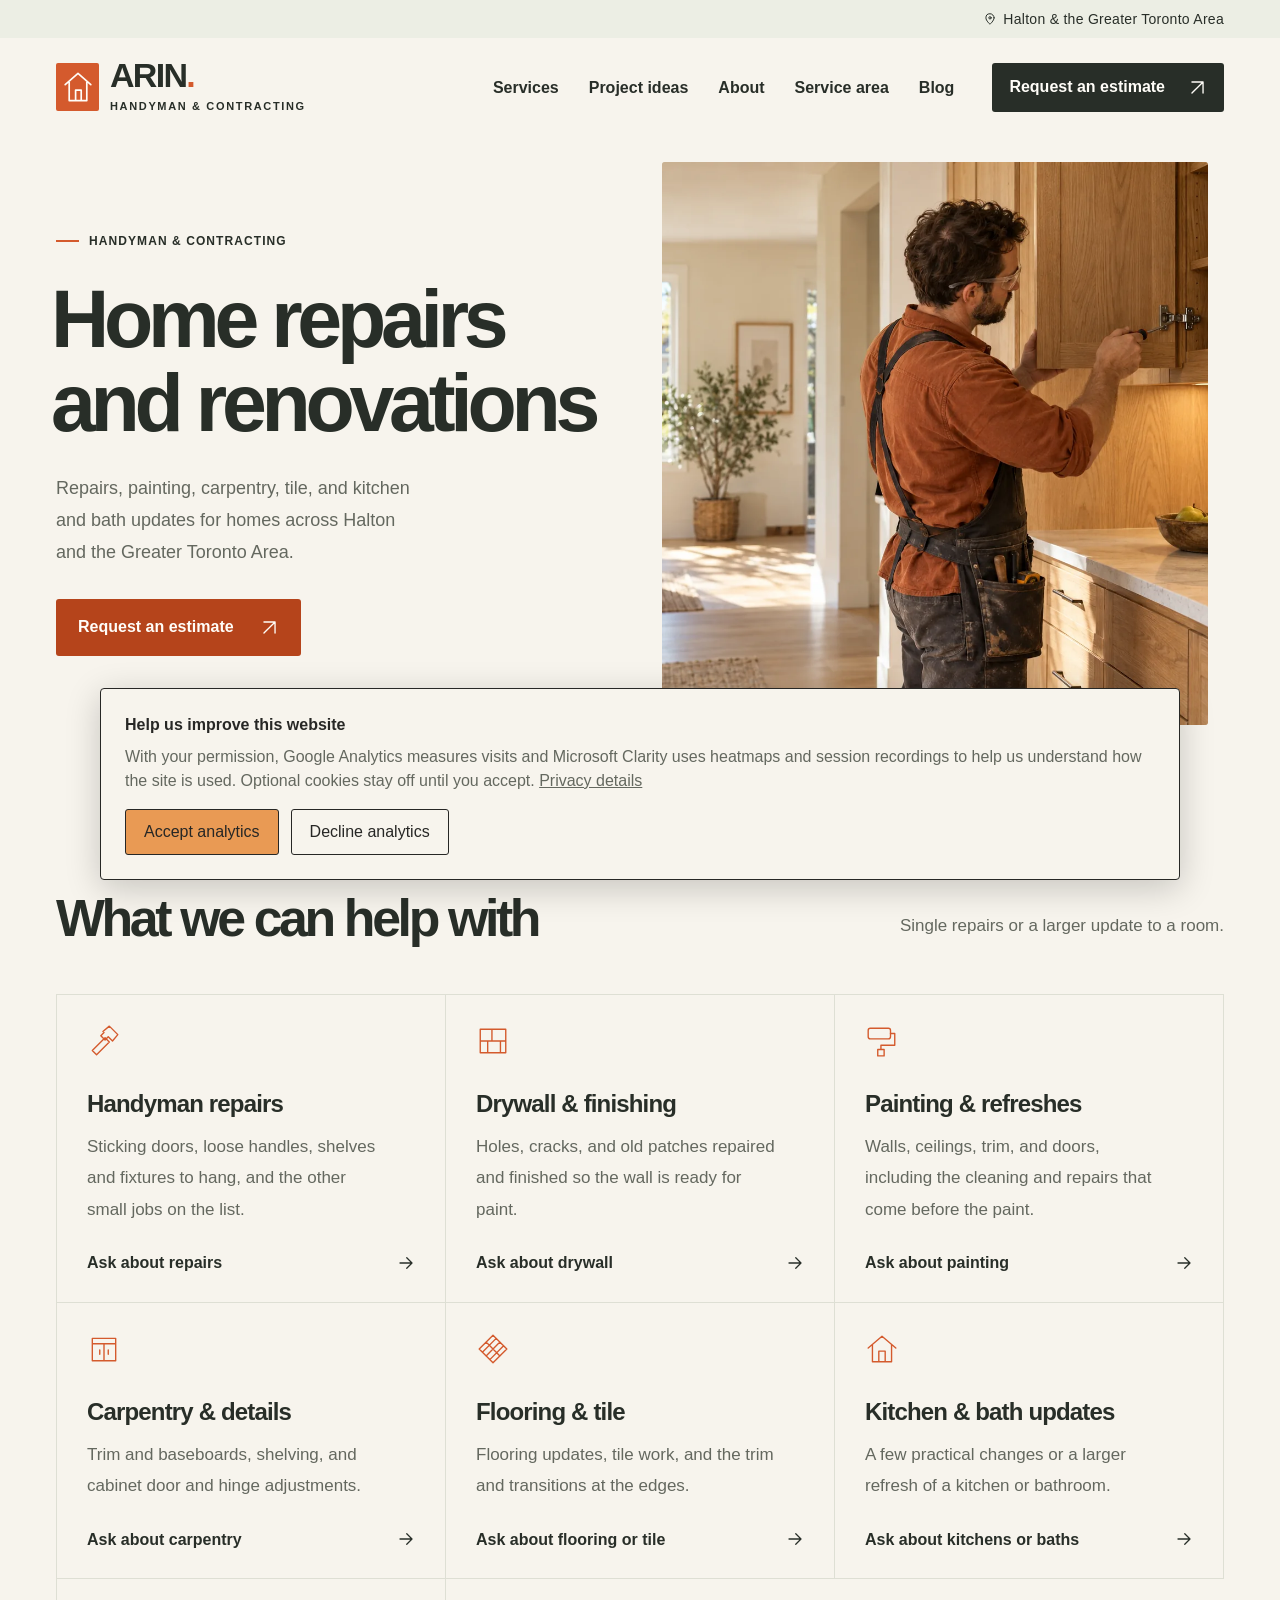
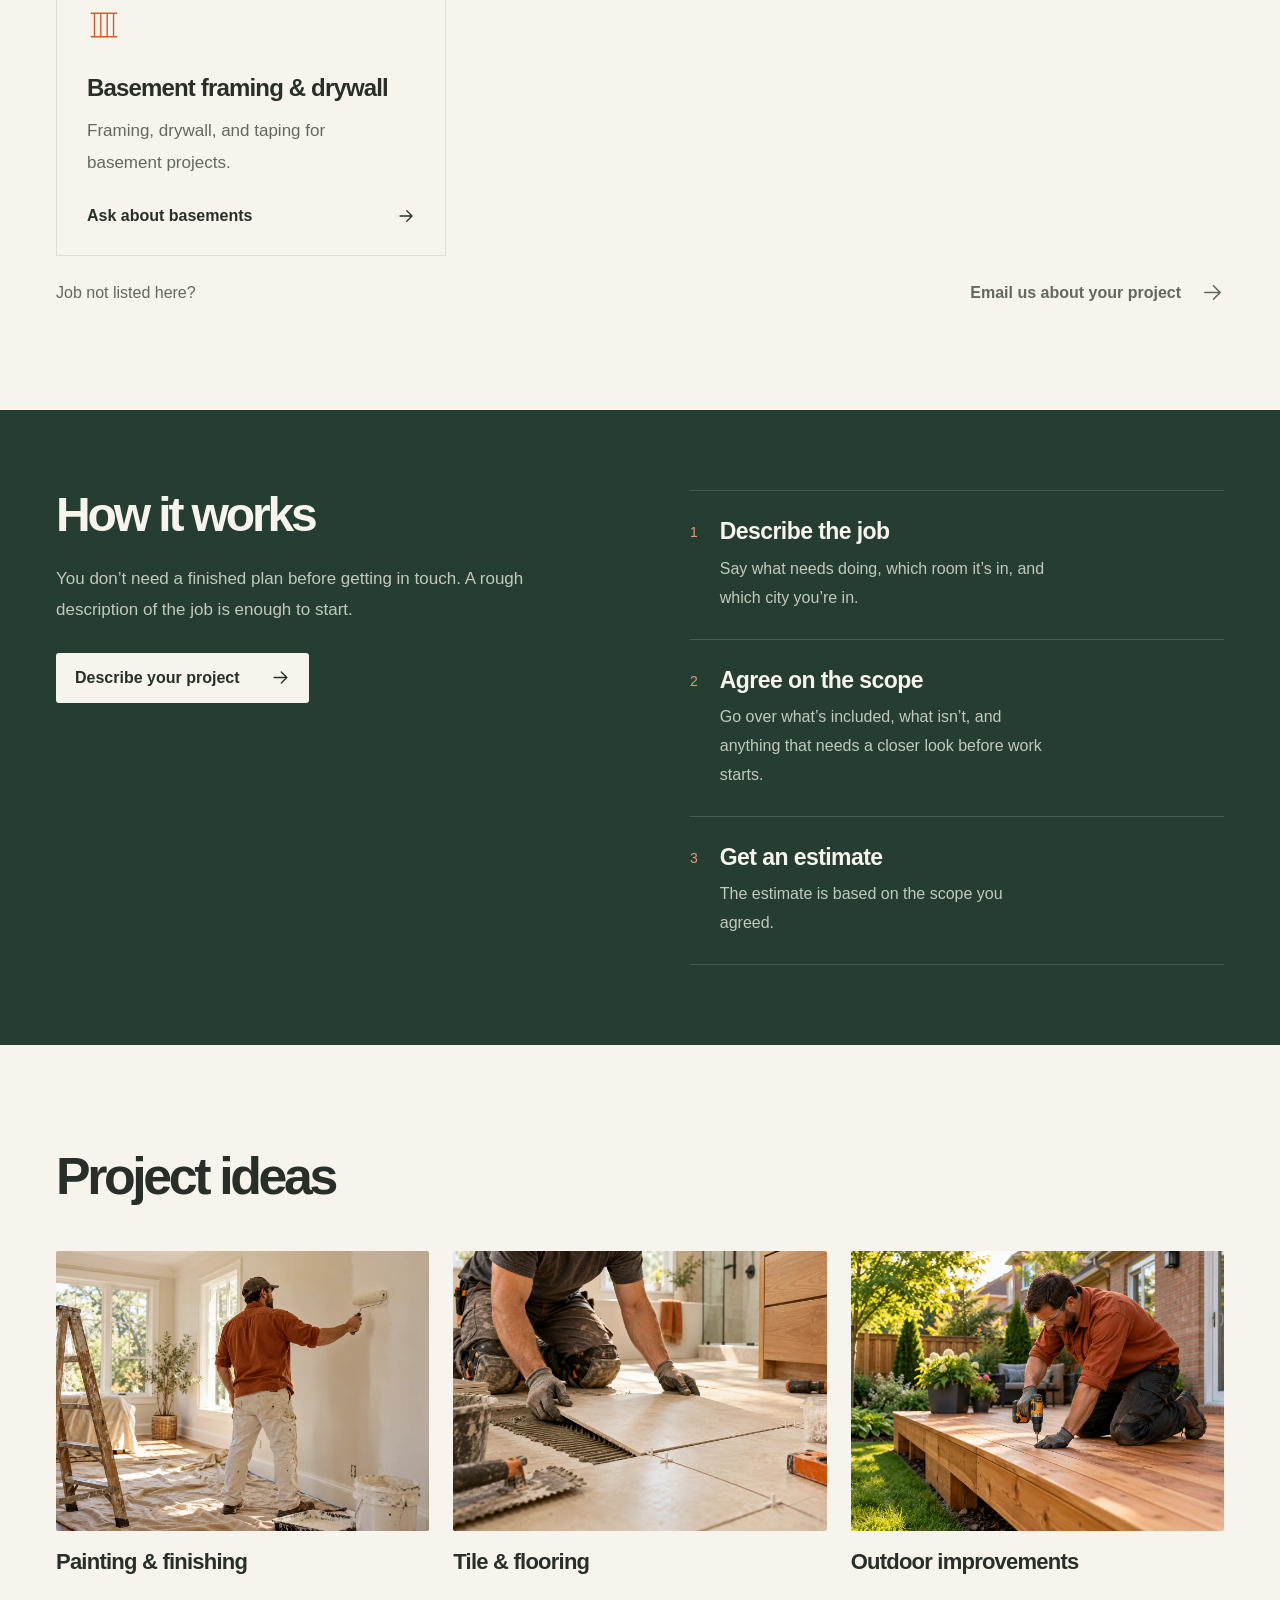
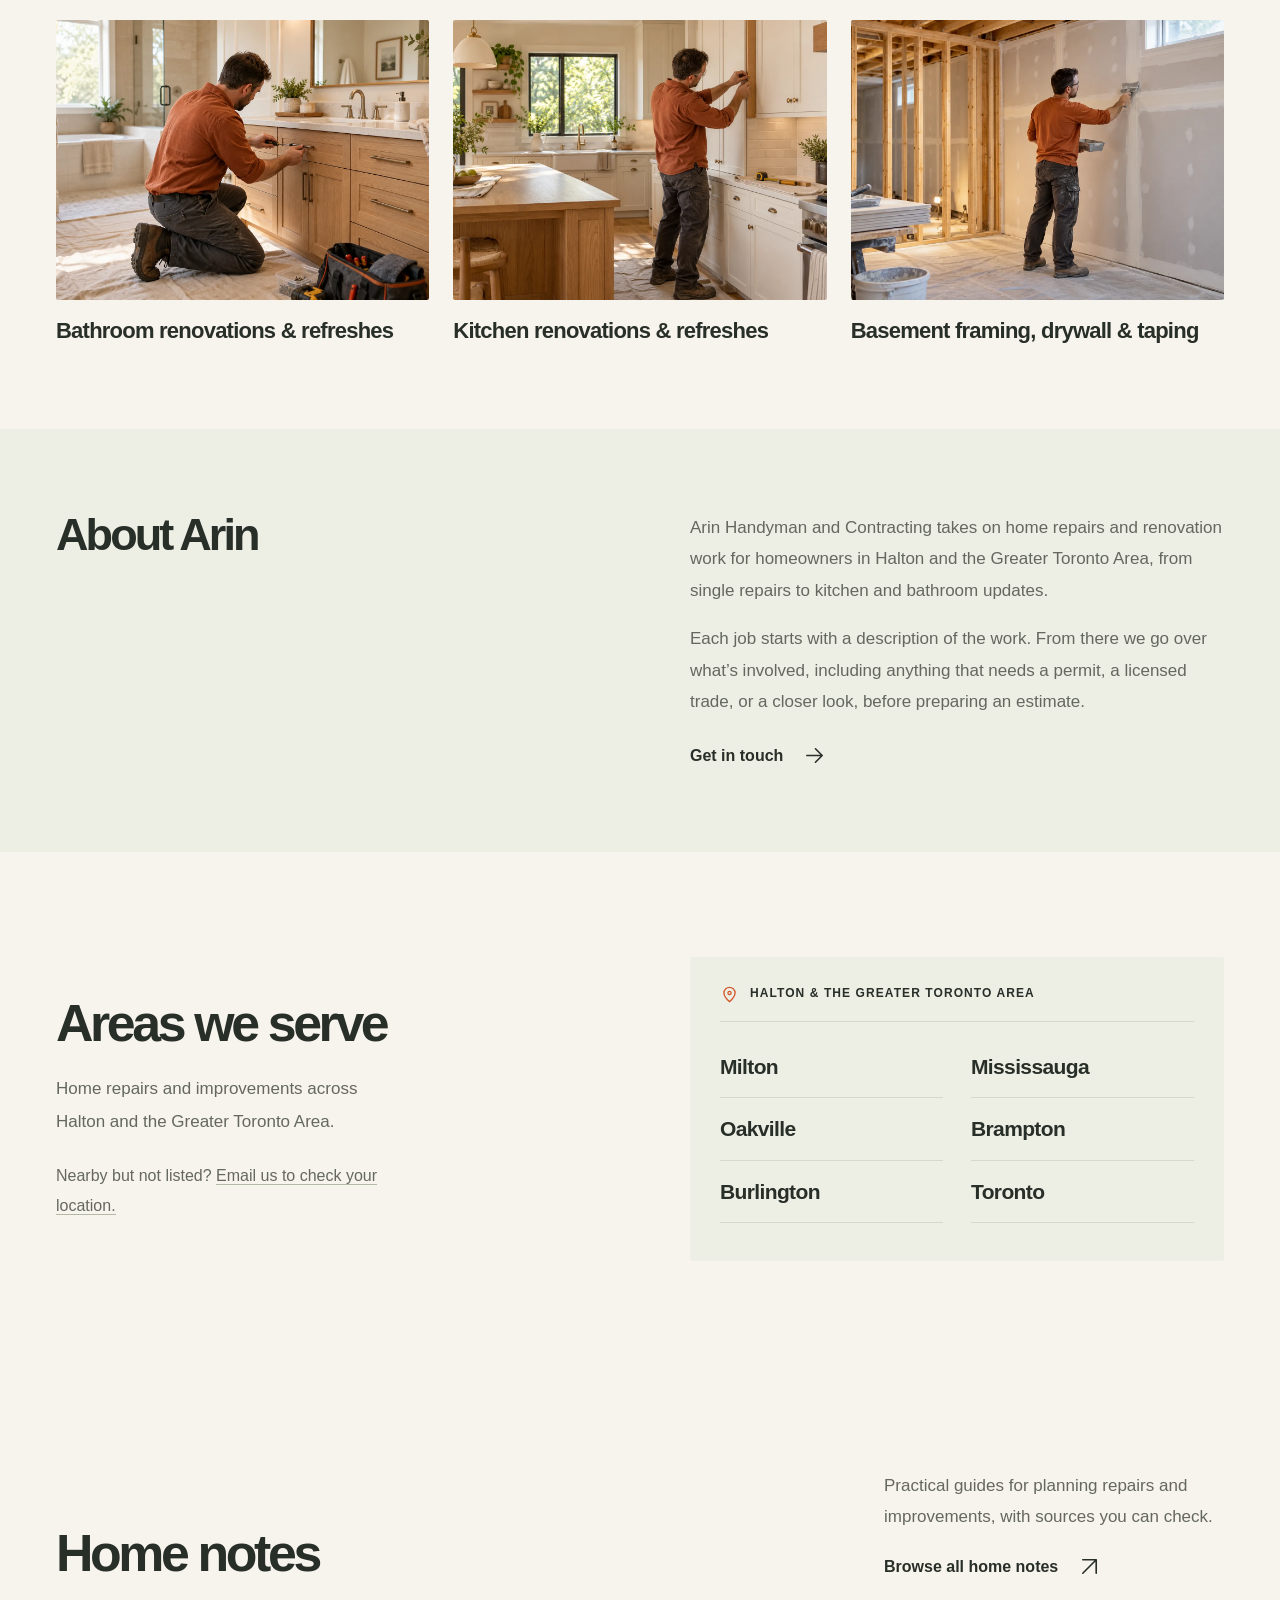
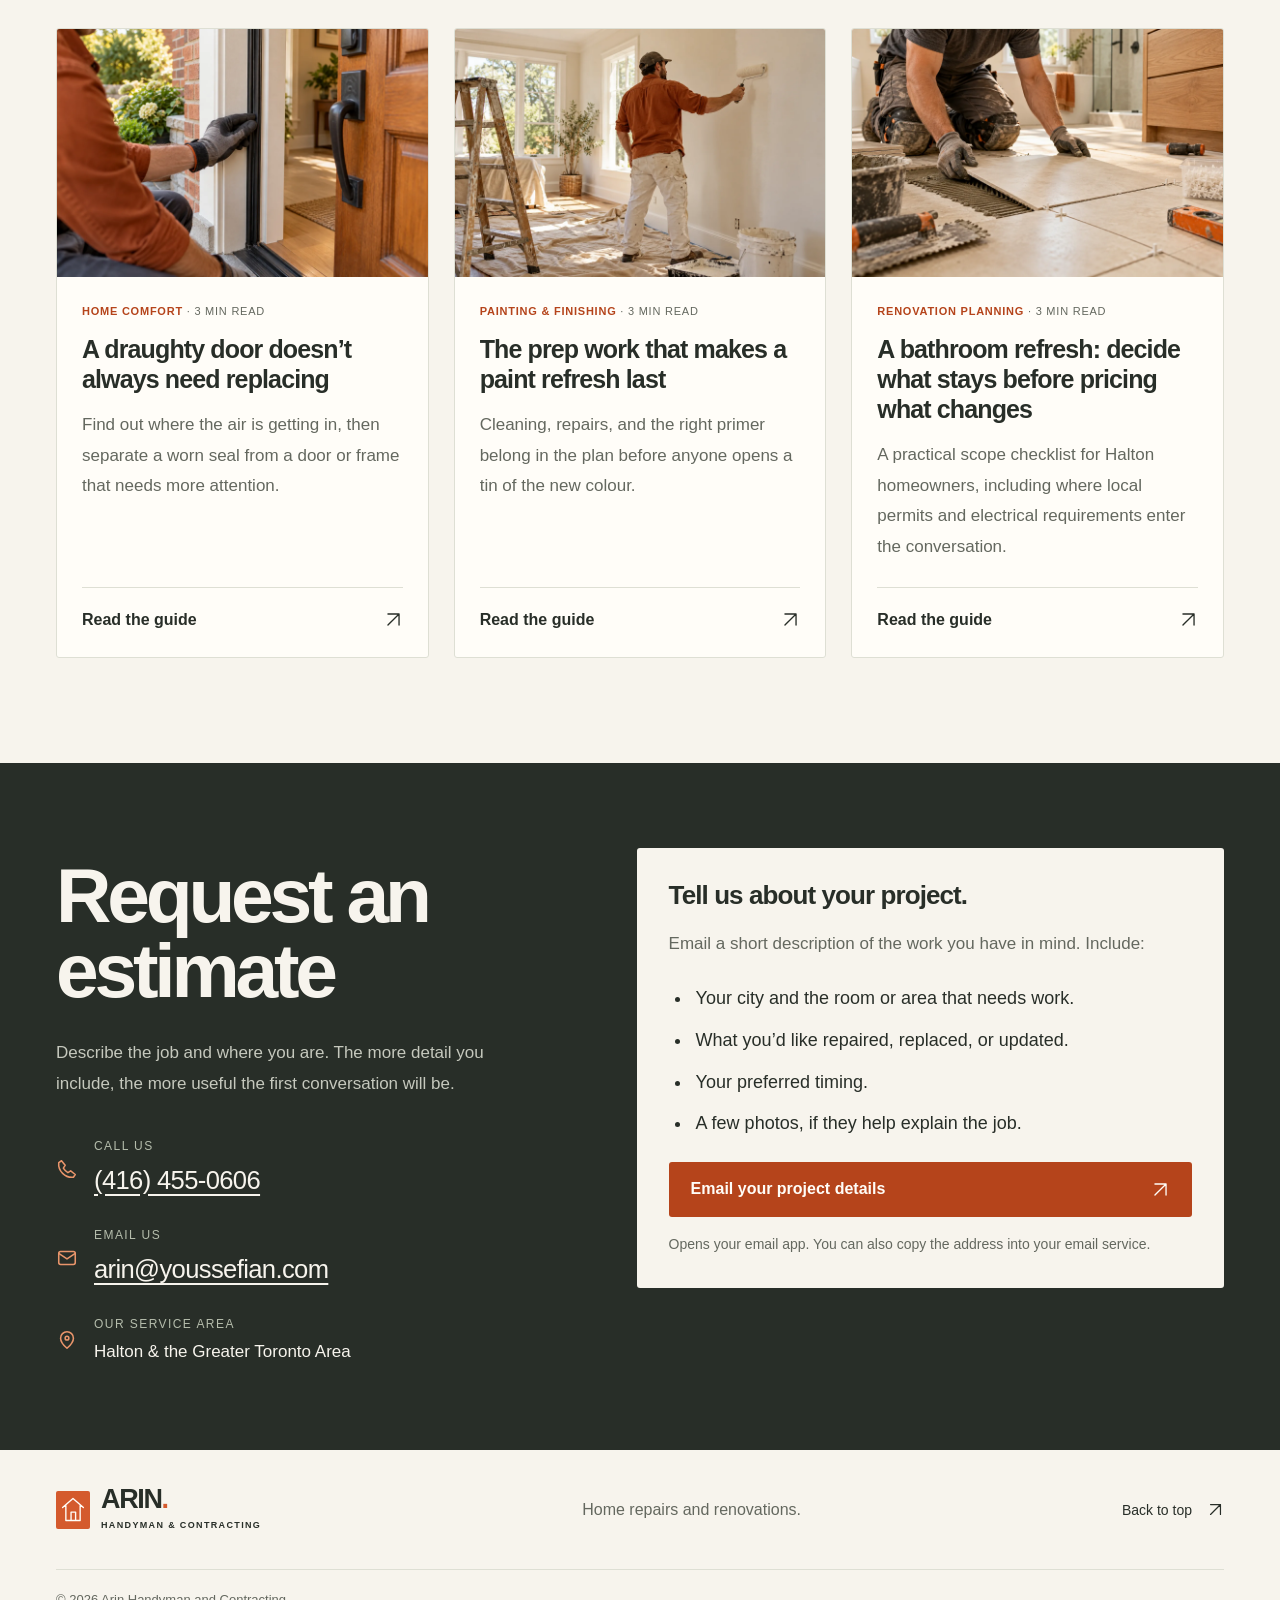
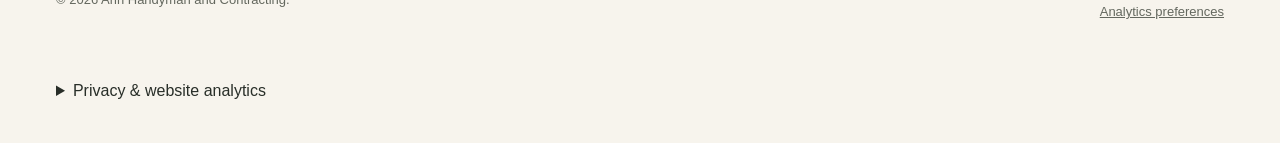
<file: site/index.html>
<!doctype html>
<html lang="en-CA" prefix="og: https://ogp.me/ns#">
  <head>
    <meta charset="utf-8" />
    <meta name="viewport" content="width=device-width, initial-scale=1" />
    <meta name="theme-color" content="#f7f4ed" />
    <meta
      name="description"
      content="Home repairs and renovations across Halton and the Greater Toronto Area."
    />
    <title>Arin Handyman and Contracting | Home repairs &amp; renovations</title>
    <link rel="canonical" href="https://arinhandyman.com/" />
    <link rel="sitemap" type="application/xml" href="sitemap.xml" />
    <link rel="describedby" type="text/plain" href="llms.txt" />
    <script type="application/ld+json">
      {
        "@context": "https://schema.org",
        "@type": "WebSite",
        "name": "Arin Handyman and Contracting",
        "url": "https://arinhandyman.com/",
        "description": "Home repairs and renovations across Halton and the Greater Toronto Area.",
        "inLanguage": "en-CA"
      }
    </script>
    <meta property="og:type" content="website" />
    <meta property="og:locale" content="en_CA" />
    <meta property="og:site_name" content="Arin Handyman and Contracting" />
    <meta
      property="og:title"
      content="Arin Handyman and Contracting | Home repairs &amp; renovations"
    />
    <meta
      property="og:description"
      content="Home repairs and renovations across Halton and the Greater Toronto Area."
    />
    <meta
      property="og:url"
      content="https://arinhandyman.com/"
    />
    <meta
      property="og:image"
      content="https://arinhandyman.com/assets/social-preview-v4.jpg"
    />
    <meta
      property="og:image:secure_url"
      content="https://arinhandyman.com/assets/social-preview-v4.jpg"
    />
    <meta property="og:image:type" content="image/jpeg" />
    <meta property="og:image:width" content="1200" />
    <meta property="og:image:height" content="630" />
    <meta
      property="og:image:alt"
      content="Arin Handyman and Contracting — Home repairs and renovations across Halton and the Greater Toronto Area."
    />
    <meta name="twitter:card" content="summary_large_image" />
    <meta
      name="twitter:title"
      content="Arin Handyman and Contracting | Home repairs &amp; renovations"
    />
    <meta
      name="twitter:description"
      content="Home repairs and renovations across Halton and the Greater Toronto Area."
    />
    <meta
      name="twitter:image"
      content="https://arinhandyman.com/assets/social-preview-v4.jpg"
    />
    <meta
      name="twitter:image:alt"
      content="Arin Handyman and Contracting — Home repairs and renovations across Halton and the Greater Toronto Area."
    />
    <link rel="icon" href="assets/favicon.svg" type="image/svg+xml" />
    <link
      rel="preload"
      href="assets/carpentry.webp"
      as="image"
      fetchpriority="high"
    />
    <link rel="stylesheet" href="styles.css?v=11" />
    <link rel="stylesheet" href="blog/blog.css?v=3" />
    <script src="script.js?v=5" defer></script>
    <script src="analytics.js?v=1" defer></script>
  </head>
  <body>
    <a class="skip-link" href="#main">Skip to content</a>
    <svg
      class="icon-definitions"
      xmlns="http://www.w3.org/2000/svg"
      aria-hidden="true"
    >
      <defs>
        <symbol id="i-arrow" viewBox="0 0 24 24">
          <path d="M4 12h15M13 5l7 7-7 7" />
        </symbol>
        <symbol id="i-diagonal" viewBox="0 0 24 24">
          <path d="M5 19 19 5M5 5h14v14" />
        </symbol>
        <symbol id="i-pin" viewBox="0 0 24 24">
          <path d="M19 10c0 5-7 11-7 11S5 15 5 10a7 7 0 1 1 14 0Z" />
          <circle cx="12" cy="10" r="2" />
        </symbol>
        <symbol id="i-hammer" viewBox="0 0 32 32">
          <path d="m5 25 12-12 4 4L9 29zM15 7l6-5 8 8-5 6-4-4-3 3-4-4 3-3z" />
        </symbol>
        <symbol id="i-wall" viewBox="0 0 32 32">
          <path d="M4 5h24v22H4zM4 16h24M15 5v11M11 16v11M23 16v11" />
        </symbol>
        <symbol id="i-paint" viewBox="0 0 32 32">
          <rect x="3" y="4" width="21" height="10" rx="2" />
          <path d="M24 9h4v11H15v4M12 24h6v6h-6z" />
        </symbol>
        <symbol id="i-carpentry" viewBox="0 0 32 32">
          <path d="M5 27V6h22v21H5zM5 11h22M16 11v16M12 17v4M20 17v4" />
        </symbol>
        <symbol id="i-floor" viewBox="0 0 32 32">
          <path
            d="m16 3 13 13-13 13L3 16zM9.5 9.5l13 13M9.5 22.5l13-13M6 19l13-13M13 26l13-13"
          />
        </symbol>
        <symbol id="i-framing" viewBox="0 0 32 32">
          <path d="M4 5h24M4 27h24M7 5v22M13 5v22M19 5v22M25 5v22" />
        </symbol>
        <symbol id="i-home" viewBox="0 0 32 32">
          <path d="M3 15 16 4l13 11M7 12v16h18V12M13 28V18h6v10" />
        </symbol>
        <symbol id="i-email" viewBox="0 0 24 24">
          <rect x="3" y="5" width="18" height="14" rx="2" />
          <path d="m3 7 9 6 9-6" />
        </symbol>
        <symbol id="i-phone" viewBox="0 0 24 24">
          <path d="m6 3 4 5-2 3a15 15 0 0 0 5 5l3-2 5 4-2 3C10 22 2 14 3 5z" />
        </symbol>
      </defs>
    </svg>

    <div class="utility-bar">
      <div class="container utility-content">
        <span
          ><svg aria-hidden="true" focusable="false" class="icon tiny">
            <use href="#i-pin" />
          </svg>
          Halton &amp; the Greater Toronto Area</span
        >
      </div>
    </div>
    <header class="site-header">
      <div class="container header-inner">
        <a
          href="#home"
          class="brand"
          aria-label="Arin Handyman and Contracting home"
          ><span class="brand-mark" aria-hidden="true"
            ><svg aria-hidden="true" focusable="false" viewBox="0 0 40 44">
              <path
                d="M4 19 20 5l16 14M9 16v23h22V16M17 39V26h7v13"
              /></svg></span
          ><span class="brand-type"
            ><strong>ARIN<span class="brand-dot">.</span></strong
            ><span>HANDYMAN &amp; CONTRACTING</span></span
          ></a
        >
        <button
          class="menu-toggle"
          type="button"
          aria-expanded="false"
          aria-controls="primary-navigation"
          aria-label="Open navigation"
        >
          <span></span><span></span>
        </button>
        <nav id="primary-navigation" aria-label="Main navigation">
          <a href="#services">Services</a
          ><a href="#inspiration">Project ideas</a><a href="#about">About</a
          ><a href="#areas">Service area</a><a href="blog/">Blog</a
          ><a class="button button-dark header-cta" href="#contact"
            >Request an estimate
            <svg aria-hidden="true" focusable="false" class="icon">
              <use href="#i-diagonal" /></svg
          ></a>
        </nav>
      </div>
    </header>

    <main id="main">
      <section class="hero container" id="home" aria-labelledby="hero-title">
        <div class="hero-copy">
          <p class="eyebrow">
            <span class="little-line"></span> HANDYMAN &amp; CONTRACTING
          </p>
          <h1 id="hero-title">Home repairs<br /> and renovations</h1>
          <p class="hero-description">
            Repairs, painting, carpentry, tile, and kitchen and bath updates for
            homes across Halton and the Greater Toronto Area.
          </p>
          <a class="button button-orange" href="#contact"
            >Request an estimate
            <svg aria-hidden="true" focusable="false" class="icon">
              <use href="#i-diagonal" /></svg
          ></a>
        </div>
        <div class="hero-visual">
          <img
            src="assets/carpentry.webp"
            alt="A carpenter carefully adjusting natural oak kitchen cabinetry."
            width="1536"
            height="1024"
            fetchpriority="high"
          />
        </div>
      </section>

      <section
        class="section container"
        id="services"
        aria-labelledby="services-title"
      >
        <div class="section-heading">
          <h2 id="services-title">What we can help with</h2>
          <p>Single repairs or a larger update to a room.</p>
        </div>
        <div class="services-grid">
          <article class="service-card">
            <div class="service-card-top">
              <svg aria-hidden="true" focusable="false" class="service-icon">
                <use href="#i-hammer" />
              </svg>
            </div>
            <h3>Handyman repairs</h3>
            <p>
              Sticking doors, loose handles, shelves and fixtures to hang, and
              the other small jobs on the list.
            </p>
            <a
              href="#contact"
              class="service-link"
              >Ask about repairs
              <svg aria-hidden="true" focusable="false" class="icon">
                <use href="#i-arrow" /></svg
            ></a>
          </article>
          <article class="service-card">
            <div class="service-card-top">
              <svg aria-hidden="true" focusable="false" class="service-icon">
                <use href="#i-wall" />
              </svg>
            </div>
            <h3>Drywall &amp; finishing</h3>
            <p>
              Holes, cracks, and old patches repaired and finished so the wall
              is ready for paint.
            </p>
            <a
              href="#contact"
              class="service-link"
              >Ask about drywall
              <svg aria-hidden="true" focusable="false" class="icon">
                <use href="#i-arrow" /></svg
            ></a>
          </article>
          <article class="service-card">
            <div class="service-card-top">
              <svg aria-hidden="true" focusable="false" class="service-icon">
                <use href="#i-paint" />
              </svg>
            </div>
            <h3>Painting &amp; refreshes</h3>
            <p>
              Walls, ceilings, trim, and doors, including the cleaning and
              repairs that come before the paint.
            </p>
            <a
              href="#contact"
              class="service-link"
              >Ask about painting
              <svg aria-hidden="true" focusable="false" class="icon">
                <use href="#i-arrow" /></svg
            ></a>
          </article>
          <article class="service-card">
            <div class="service-card-top">
              <svg aria-hidden="true" focusable="false" class="service-icon">
                <use href="#i-carpentry" />
              </svg>
            </div>
            <h3>Carpentry &amp; details</h3>
            <p>
              Trim and baseboards, shelving, and cabinet door and hinge
              adjustments.
            </p>
            <a
              href="#contact"
              class="service-link"
              >Ask about carpentry
              <svg aria-hidden="true" focusable="false" class="icon">
                <use href="#i-arrow" /></svg
            ></a>
          </article>
          <article class="service-card">
            <div class="service-card-top">
              <svg aria-hidden="true" focusable="false" class="service-icon">
                <use href="#i-floor" />
              </svg>
            </div>
            <h3>Flooring &amp; tile</h3>
            <p>
              Flooring updates, tile work, and the trim and transitions at the
              edges.
            </p>
            <a
              href="#contact"
              class="service-link"
              >Ask about flooring or tile
              <svg aria-hidden="true" focusable="false" class="icon">
                <use href="#i-arrow" /></svg
            ></a>
          </article>
          <article class="service-card">
            <div class="service-card-top">
              <svg aria-hidden="true" focusable="false" class="service-icon">
                <use href="#i-home" />
              </svg>
            </div>
            <h3>Kitchen &amp; bath updates</h3>
            <p>
              A few practical changes or a larger refresh of a kitchen or
              bathroom.
            </p>
            <a
              href="#contact"
              class="service-link"
              >Ask about kitchens or baths
              <svg aria-hidden="true" focusable="false" class="icon">
                <use href="#i-arrow" /></svg
            ></a>
          </article>
          <article class="service-card">
            <div class="service-card-top">
              <svg aria-hidden="true" focusable="false" class="service-icon">
                <use href="#i-framing" />
              </svg>
            </div>
            <h3>Basement framing &amp; drywall</h3>
            <p>Framing, drywall, and taping for basement projects.</p>
            <a
              href="#contact"
              class="service-link"
              >Ask about basements
              <svg aria-hidden="true" focusable="false" class="icon">
                <use href="#i-arrow" /></svg
            ></a>
          </article>
        </div>
        <div class="services-footer">
          <span>Job not listed here?</span
          ><a class="text-link" href="#contact"
            >Email us about your project
            <svg aria-hidden="true" focusable="false" class="icon">
              <use href="#i-arrow" /></svg
          ></a>
        </div>
      </section>

      <section class="approach" aria-labelledby="approach-title">
        <div class="container approach-inner">
          <div class="approach-intro">
            <h2 id="approach-title">How it works</h2>
            <p>
              You don’t need a finished plan before getting in touch. A rough
              description of the job is enough to start.
            </p>
            <a href="#contact" class="button button-cream"
              >Describe your project
              <svg aria-hidden="true" focusable="false" class="icon">
                <use href="#i-arrow" /></svg
            ></a>
          </div>
          <ol class="steps">
            <li>
              <span class="step-number">1</span>
              <div>
                <h3>Describe the job</h3>
                <p>
                  Say what needs doing, which room it’s in, and which city
                  you’re in.
                </p>
              </div>
            </li>
            <li>
              <span class="step-number">2</span>
              <div>
                <h3>Agree on the scope</h3>
                <p>
                  Go over what’s included, what isn’t, and anything that needs a
                  closer look before work starts.
                </p>
              </div>
            </li>
            <li>
              <span class="step-number">3</span>
              <div>
                <h3>Get an estimate</h3>
                <p>The estimate is based on the scope you agreed.</p>
              </div>
            </li>
          </ol>
        </div>
      </section>

      <section
        class="section container inspiration"
        id="inspiration"
        aria-labelledby="inspiration-title"
      >
        <div class="section-heading">
          <h2 id="inspiration-title">Project ideas</h2>
        </div>
        <div class="projects-grid">
          <article class="project">
            <div class="project-image">
              <img
                src="assets/painting.webp"
                alt="A painter refreshing an interior wall with protective floor coverings."
                width="1536"
                height="1024"
                loading="lazy"
              />
            </div>
            <h3>Painting &amp; finishing</h3>
          </article>
          <article class="project">
            <div class="project-image">
              <img
                src="assets/tiling.webp"
                alt="A tiler carefully positioning ivory tiles beside an oak bathroom vanity."
                width="1536"
                height="1024"
                loading="lazy"
              />
            </div>
            <h3>Tile &amp; flooring</h3>
          </article>
          <article class="project">
            <div class="project-image">
              <img
                src="assets/deck.webp"
                alt="A carpenter fastening cedar deck boards in a sunny backyard."
                width="1536"
                height="1024"
                loading="lazy"
              />
            </div>
            <h3>Outdoor improvements</h3>
          </article>
          <article class="project">
            <div class="project-image">
              <img
                src="assets/bathroom-refresh.webp"
                alt="A worker adjusting an oak vanity in a bright bathroom refresh."
                width="1536"
                height="1024"
                loading="lazy"
              />
            </div>
            <h3>Bathroom renovations &amp; refreshes</h3>
          </article>
          <article class="project">
            <div class="project-image">
              <img
                src="assets/kitchen-refresh.webp"
                alt="A worker fitting oak cabinet trim in a light-filled kitchen renovation."
                width="1536"
                height="1024"
                loading="lazy"
              />
            </div>
            <h3>Kitchen renovations &amp; refreshes</h3>
          </article>
          <article class="project">
            <div class="project-image">
              <img
                src="assets/basement-drywall.webp"
                alt="A worker taping basement drywall beside an exposed timber-framed partition."
                width="1536"
                height="1024"
                loading="lazy"
              />
            </div>
            <h3>Basement framing, drywall &amp; taping</h3>
          </article>
        </div>
      </section>

      <section class="about-section" id="about" aria-labelledby="about-title">
        <div class="container about-inner">
          <h2 id="about-title">About Arin</h2>
          <div class="about-copy">
            <p>
              Arin Handyman and Contracting takes on home repairs and renovation
              work for homeowners in Halton and the Greater Toronto Area, from
              single repairs to kitchen and bathroom updates.
            </p>
            <p>
              Each job starts with a description of the work. From there we go
              over what’s involved, including anything that needs a permit, a
              licensed trade, or a closer look, before preparing an estimate.
            </p>
            <a href="#contact" class="text-link"
              >Get in touch
              <svg aria-hidden="true" focusable="false" class="icon">
                <use href="#i-arrow" /></svg
            ></a>
          </div>
        </div>
      </section>

      <section
        class="section container areas-section"
        id="areas"
        aria-labelledby="areas-title"
      >
        <div class="areas-copy">
          <h2 id="areas-title">Areas we serve</h2>
          <p>
            Home repairs and improvements across Halton and the Greater Toronto
            Area.
          </p>
          <p class="area-question">
            Nearby but not listed?
            <a href="#contact">Email us to check your location.</a>
          </p>
        </div>
        <div class="areas-panel">
          <div class="areas-panel-title">
            <svg aria-hidden="true" focusable="false" class="icon">
              <use href="#i-pin" /></svg
            ><span>HALTON &amp; THE GREATER TORONTO AREA</span>
          </div>
          <ul class="city-list">
            <li>Milton</li>
            <li>Mississauga</li>
            <li>Oakville</li>
            <li>Brampton</li>
            <li>Burlington</li>
            <li>Toronto</li>
          </ul>
        </div>
      </section>

      <!-- BLOG:START -->
<section class="section container home-blog" id="blog" aria-labelledby="blog-title">
  <div class="section-heading"><h2 id="blog-title">Home notes</h2><div class="blog-heading-copy"><p>Practical guides for planning repairs and improvements, with sources you can check.</p><a class="text-link" href="blog/">Browse all home notes <svg class="icon" aria-hidden="true" focusable="false"><use href="#i-diagonal"/></svg></a></div></div>
  <div class="blog-grid home-blog-grid"><a class="blog-card" href="blog/draughty-door-repair-or-replace/">
  <div class="blog-card-image"><img src="assets/door-weatherstripping.webp" alt="A gloved hand checking the weatherstripping on an open exterior door." width="1536" height="1024" loading="lazy"></div>
  <div class="blog-card-copy"><p class="blog-category">Home comfort <span>· 3 min read</span></p><h3>A draughty door doesn’t always need replacing</h3><p>Find out where the air is getting in, then separate a worn seal from a door or frame that needs more attention.</p><span class="blog-read">Read the guide <svg class="icon" aria-hidden="true" focusable="false"><use href="#i-diagonal"/></svg></span></div>
</a>
<a class="blog-card" href="blog/paint-preparation-that-lasts/">
  <div class="blog-card-image"><img src="assets/painting.webp" alt="A painter refreshing a wall in a naturally lit room with protected floors." width="1536" height="1024" loading="lazy"></div>
  <div class="blog-card-copy"><p class="blog-category">Painting &amp; finishing <span>· 3 min read</span></p><h3>The prep work that makes a paint refresh last</h3><p>Cleaning, repairs, and the right primer belong in the plan before anyone opens a tin of the new colour.</p><span class="blog-read">Read the guide <svg class="icon" aria-hidden="true" focusable="false"><use href="#i-diagonal"/></svg></span></div>
</a>
<a class="blog-card" href="blog/bathroom-refresh-planning-halton/">
  <div class="blog-card-image"><img src="assets/tiling.webp" alt="A tiler working beside a natural oak bathroom vanity." width="1536" height="1024" loading="lazy"></div>
  <div class="blog-card-copy"><p class="blog-category">Renovation planning <span>· 3 min read</span></p><h3>A bathroom refresh: decide what stays before pricing what changes</h3><p>A practical scope checklist for Halton homeowners, including where local permits and electrical requirements enter the conversation.</p><span class="blog-read">Read the guide <svg class="icon" aria-hidden="true" focusable="false"><use href="#i-diagonal"/></svg></span></div>
</a></div>
</section>
      <!-- BLOG:END -->
      <section class="contact-section" id="contact" aria-labelledby="contact-title">
        <div class="container contact-inner">
          <div class="contact-copy">
            <h2 id="contact-title">Request an estimate</h2>
            <p>Describe the job and where you are. The more detail you include, the more useful the first conversation will be.</p>
            <div class="contact-detail">
              <svg aria-hidden="true" focusable="false" class="icon"><use href="#i-phone" /></svg>
              <div>
                <span class="contact-detail-label">CALL US</span>
                <a class="contact-phone" href="tel:+14164550606">(416) 455-0606</a>
              </div>
            </div>
            <div class="contact-detail">
              <svg aria-hidden="true" focusable="false" class="icon"><use href="#i-email" /></svg>
              <div>
                <span class="contact-detail-label">EMAIL US</span>
                <a class="contact-email" href="mailto:arin@youssefian.com">arin@youssefian.com</a>
              </div>
            </div>
            <div class="contact-detail">
              <svg aria-hidden="true" focusable="false" class="icon"><use href="#i-pin" /></svg>
              <div><span class="contact-detail-label">OUR SERVICE AREA</span><span>Halton &amp; the Greater Toronto Area</span></div>
            </div>
          </div>
          <div class="contact-card">
            <h3>Tell us about your project.</h3>
            <p class="contact-intro">Email a short description of the work you have in mind. Include:</p>
            <ul class="contact-checklist">
              <li>Your city and the room or area that needs work.</li>
              <li>What you’d like repaired, replaced, or updated.</li>
              <li>Your preferred timing.</li>
              <li>A few photos, if they help explain the job.</li>
            </ul>
            <a class="button button-orange contact-button" href="mailto:arin@youssefian.com?subject=Project%20enquiry&amp;body=City%3A%20%0D%0A%0D%0AWork%20needed%3A%20%0D%0A%0D%0APreferred%20timing%3A%20">Email your project details
              <svg aria-hidden="true" focusable="false" class="icon"><use href="#i-diagonal" /></svg>
            </a>
            <p class="contact-help">Opens your email app. You can also copy the address into your email service.</p>
          </div>
        </div>
      </section>
    </main>

    <footer class="site-footer">
      <div class="container footer-main">
        <a
          href="#home"
          class="brand footer-brand"
          aria-label="Arin Handyman and Contracting, back to top"
          ><span class="brand-mark" aria-hidden="true"
            ><svg aria-hidden="true" focusable="false" viewBox="0 0 40 44">
              <path
                d="M4 19 20 5l16 14M9 16v23h22V16M17 39V26h7v13"
              /></svg></span
          ><span class="brand-type"
            ><strong>ARIN<span class="brand-dot">.</span></strong
            ><span>HANDYMAN &amp; CONTRACTING</span></span
          ></a
        >
        <p>Home repairs and renovations.</p>
        <a class="back-top" href="#home"
          >Back to top
          <svg aria-hidden="true" focusable="false" class="icon">
            <use href="#i-diagonal" /></svg
        ></a>
      </div>
      <div class="container footer-bottom">
        <span>© <span id="year">2026</span> Arin Handyman and Contracting.</span>
        <button type="button" class="analytics-settings" data-analytics-settings>Analytics preferences</button>
      </div>
      <details class="container privacy-details" id="privacy-details">
        <summary>Privacy &amp; website analytics</summary>
        <p>Arin Handyman and Contracting uses Google Analytics to understand visits, pages viewed, and traffic sources. With your permission, Microsoft Clarity captures interactions through behavioural metrics, heatmaps, and session replay to help improve this website. These services use cookies and process device, browser, and usage data. Microsoft may also process this data as described in its privacy statement. We do not send enquiry emails or phone conversations to these services.</p>
        <p>Optional analytics loads only after you select “Accept analytics”. Declining leaves the website fully usable. Your choice is saved in this browser for 180 days; use “Analytics preferences” to change it or withdraw permission. Withdrawing stops future collection and clears this site's analytics cookies; it does not erase data already collected by the providers.</p>
        <p>Learn how providers use data: <a href="https://policies.google.com/technologies/partner-sites">Google</a> and <a href="https://privacy.microsoft.com/privacystatement">Microsoft</a>. Hosting is provided by GitHub Pages, which may log connection information to operate the site; see <a href="https://docs.github.com/en/site-policy/privacy-policies/github-general-privacy-statement">GitHub’s privacy statement</a>. Questions about this website: <a href="mailto:arin@youssefian.com">arin@youssefian.com</a>.</p>
      </details>
    </footer>
  </body>
</html>
</file>
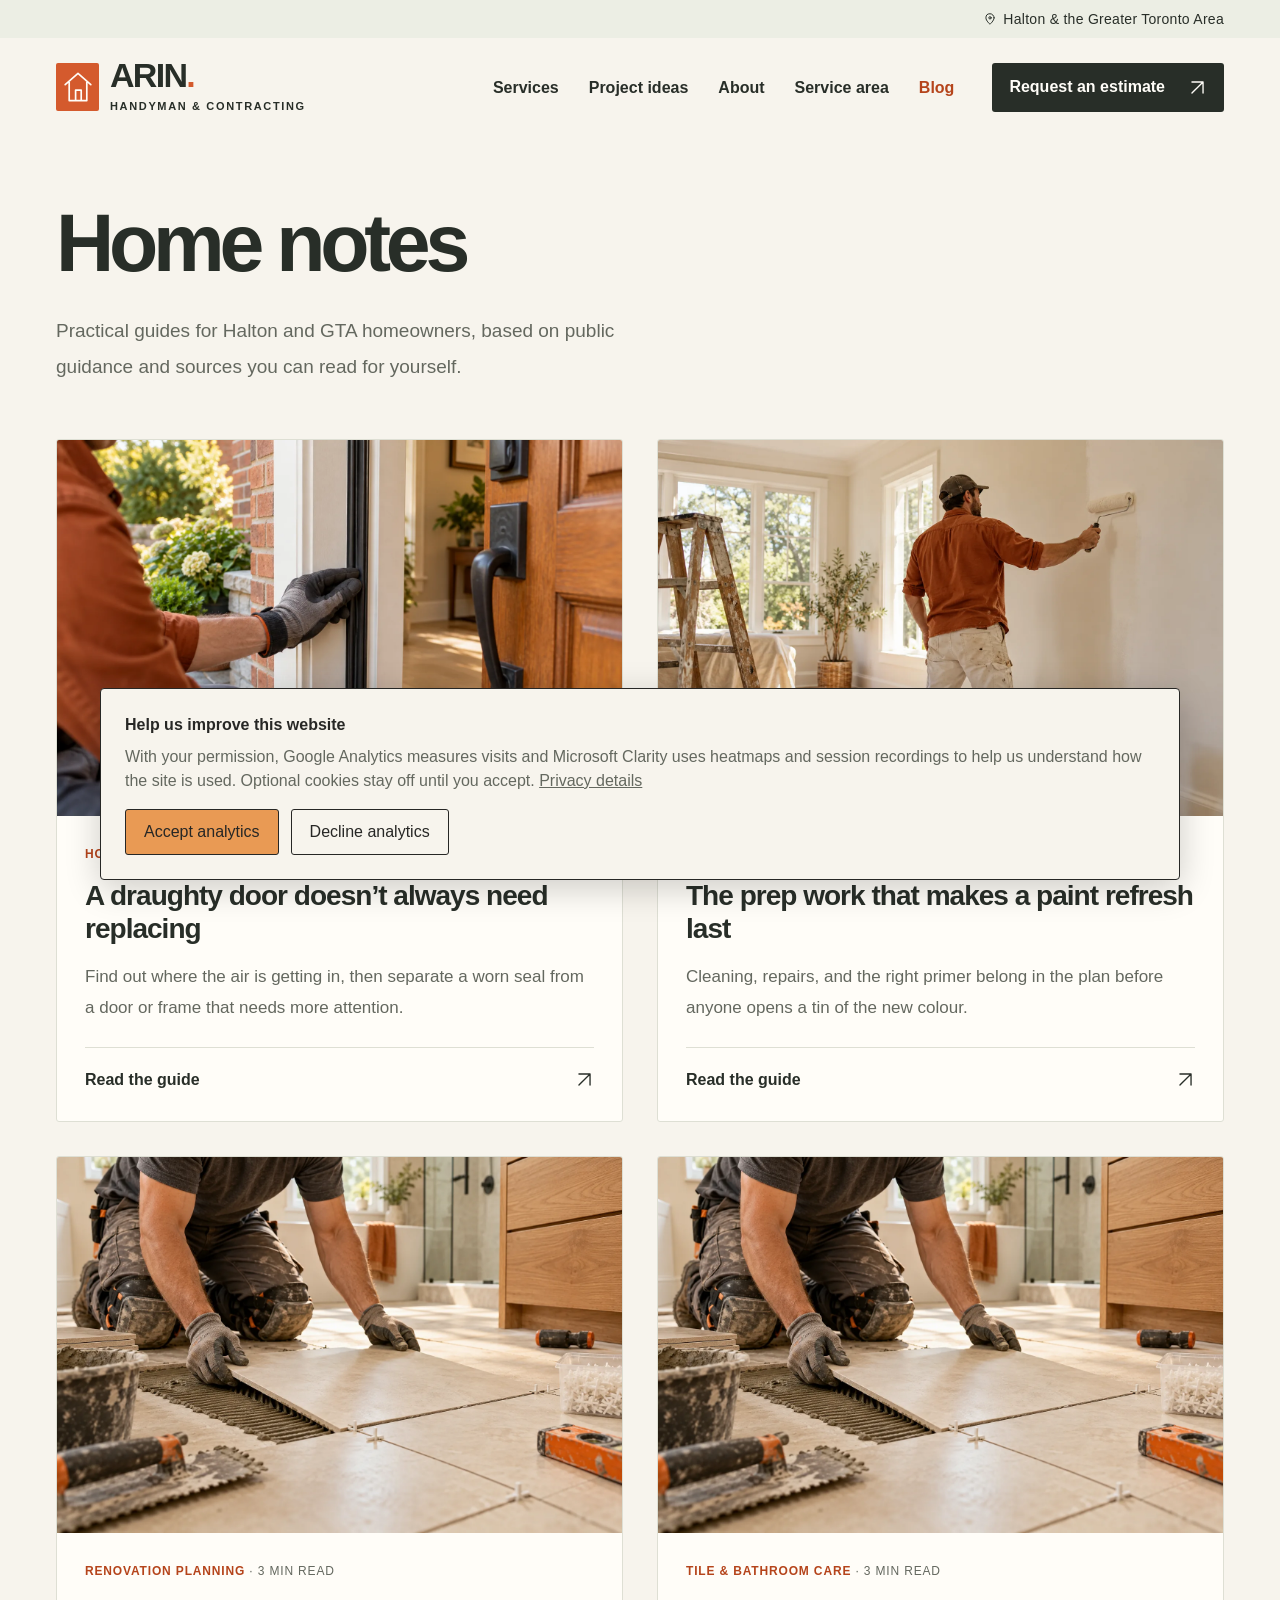
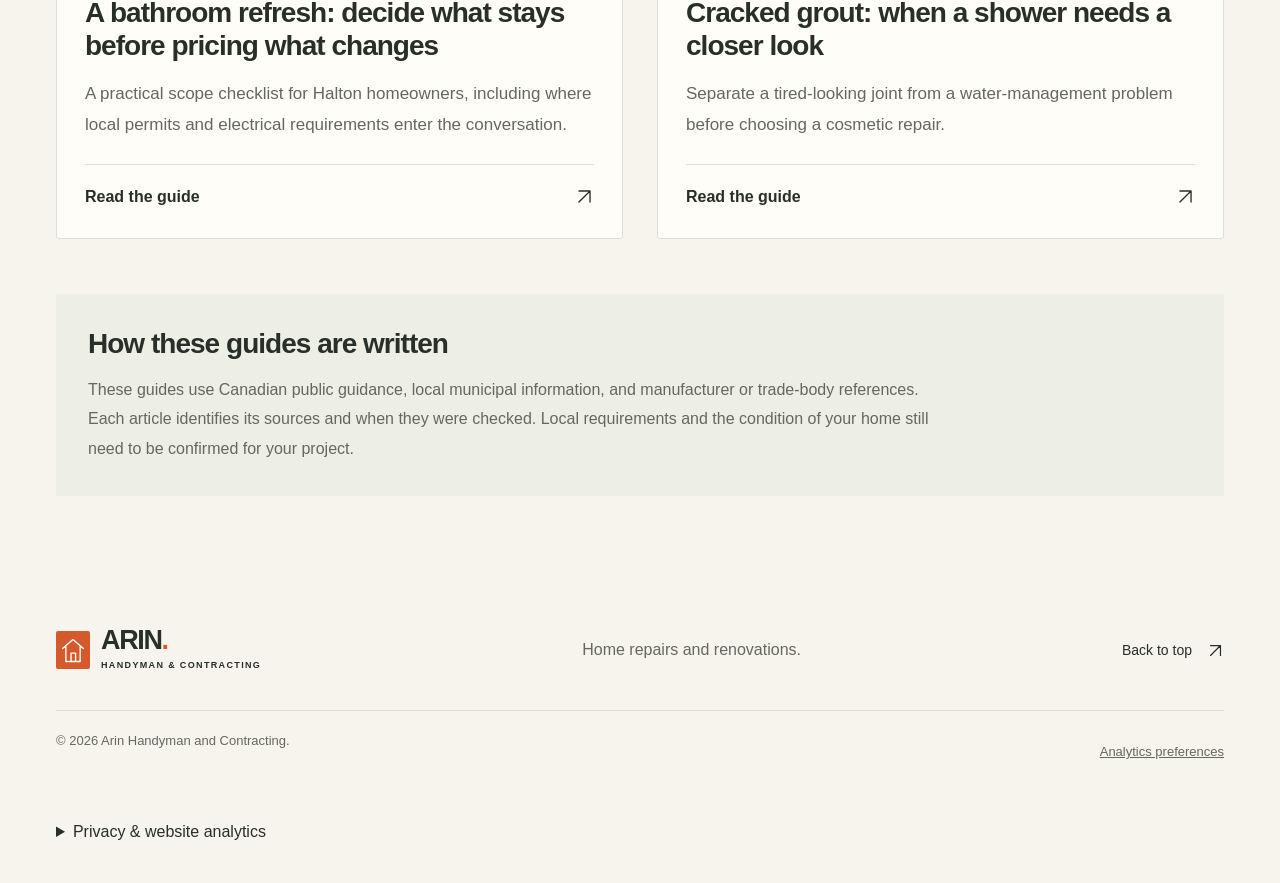
<file: site/blog/index.html>
<!doctype html>
<!-- Generated by scripts/build-blog.mjs. Edit content/blog/posts.mjs, not this file. -->
<html lang="en-CA" prefix="og: https://ogp.me/ns#">
<head>
  <meta charset="utf-8"><meta name="viewport" content="width=device-width, initial-scale=1"><meta name="theme-color" content="#f7f4ed">
  <title>Home notes | Arin Handyman and Contracting</title>
  <meta name="description" content="Practical, researched home repair and renovation guides for homeowners in Halton and the Greater Toronto Area."><link rel="canonical" href="https://arinhandyman.com/blog/">
  <link rel="sitemap" type="application/xml" href="../sitemap.xml"><link rel="describedby" type="text/plain" href="../llms.txt">
  <meta property="og:type" content="website"><meta property="og:locale" content="en_CA"><meta property="og:site_name" content="Arin Handyman and Contracting">
  <meta property="og:title" content="Home notes"><meta property="og:description" content="Practical, researched home repair and renovation guides for homeowners in Halton and the Greater Toronto Area."><meta property="og:url" content="https://arinhandyman.com/blog/">
  <meta property="og:image" content="https://arinhandyman.com/assets/social-preview-v4.jpg"><meta property="og:image:secure_url" content="https://arinhandyman.com/assets/social-preview-v4.jpg"><meta property="og:image:type" content="image/jpeg"><meta property="og:image:width" content="1200"><meta property="og:image:height" content="630">
  <meta property="og:image:alt" content="Arin Handyman and Contracting — Home repairs and renovations across Halton and the Greater Toronto Area.">

  <meta name="twitter:card" content="summary_large_image"><meta name="twitter:title" content="Home notes"><meta name="twitter:description" content="Practical, researched home repair and renovation guides for homeowners in Halton and the Greater Toronto Area."><meta name="twitter:image" content="https://arinhandyman.com/assets/social-preview-v4.jpg"><meta name="twitter:image:alt" content="Arin Handyman and Contracting — Home repairs and renovations across Halton and the Greater Toronto Area.">
  <link rel="icon" href="../assets/favicon.svg" type="image/svg+xml"><link rel="stylesheet" href="../styles.css?v=11"><link rel="stylesheet" href="../blog/blog.css?v=3"><script src="../script.js?v=5" defer></script>
  <script src="../analytics.js?v=1" defer></script>
  <script type="application/ld+json">{"@context":"https://schema.org","@type":"Blog","name":"Arin home notes","url":"https://arinhandyman.com/blog/","description":"Practical, researched guides to home repairs and renovations.","blogPost":[{"@type":"BlogPosting","headline":"A draughty door doesn’t always need replacing","url":"https://arinhandyman.com/blog/draughty-door-repair-or-replace/","datePublished":"2026-10-22","dateModified":"2026-10-22"},{"@type":"BlogPosting","headline":"The prep work that makes a paint refresh last","url":"https://arinhandyman.com/blog/paint-preparation-that-lasts/","datePublished":"2026-10-22","dateModified":"2026-10-22"},{"@type":"BlogPosting","headline":"A bathroom refresh: decide what stays before pricing what changes","url":"https://arinhandyman.com/blog/bathroom-refresh-planning-halton/","datePublished":"2026-10-22","dateModified":"2026-10-22"},{"@type":"BlogPosting","headline":"Cracked grout: when a shower needs a closer look","url":"https://arinhandyman.com/blog/grout-repair-or-shower-leak/","datePublished":"2026-10-22","dateModified":"2026-10-22"}]}</script>
</head>
<body class="blog-page"><a class="skip-link" href="#main">Skip to content</a>
<svg
      class="icon-definitions"
      xmlns="http://www.w3.org/2000/svg"
      aria-hidden="true"
    >
      <defs>
        <symbol id="i-arrow" viewBox="0 0 24 24">
          <path d="M4 12h15M13 5l7 7-7 7" />
        </symbol>
        <symbol id="i-diagonal" viewBox="0 0 24 24">
          <path d="M5 19 19 5M5 5h14v14" />
        </symbol>
        <symbol id="i-pin" viewBox="0 0 24 24">
          <path d="M19 10c0 5-7 11-7 11S5 15 5 10a7 7 0 1 1 14 0Z" />
          <circle cx="12" cy="10" r="2" />
        </symbol>
        <symbol id="i-hammer" viewBox="0 0 32 32">
          <path d="m5 25 12-12 4 4L9 29zM15 7l6-5 8 8-5 6-4-4-3 3-4-4 3-3z" />
        </symbol>
        <symbol id="i-wall" viewBox="0 0 32 32">
          <path d="M4 5h24v22H4zM4 16h24M15 5v11M11 16v11M23 16v11" />
        </symbol>
        <symbol id="i-paint" viewBox="0 0 32 32">
          <rect x="3" y="4" width="21" height="10" rx="2" />
          <path d="M24 9h4v11H15v4M12 24h6v6h-6z" />
        </symbol>
        <symbol id="i-carpentry" viewBox="0 0 32 32">
          <path d="M5 27V6h22v21H5zM5 11h22M16 11v16M12 17v4M20 17v4" />
        </symbol>
        <symbol id="i-floor" viewBox="0 0 32 32">
          <path
            d="m16 3 13 13-13 13L3 16zM9.5 9.5l13 13M9.5 22.5l13-13M6 19l13-13M13 26l13-13"
          />
        </symbol>
        <symbol id="i-framing" viewBox="0 0 32 32">
          <path d="M4 5h24M4 27h24M7 5v22M13 5v22M19 5v22M25 5v22" />
        </symbol>
        <symbol id="i-home" viewBox="0 0 32 32">
          <path d="M3 15 16 4l13 11M7 12v16h18V12M13 28V18h6v10" />
        </symbol>
        <symbol id="i-email" viewBox="0 0 24 24">
          <rect x="3" y="5" width="18" height="14" rx="2" />
          <path d="m3 7 9 6 9-6" />
        </symbol>
        <symbol id="i-phone" viewBox="0 0 24 24">
          <path d="m6 3 4 5-2 3a15 15 0 0 0 5 5l3-2 5 4-2 3C10 22 2 14 3 5z" />
        </symbol>
      </defs>
    </svg>
<div class="utility-bar">
      <div class="container utility-content">
        <span
          ><svg aria-hidden="true" focusable="false" class="icon tiny">
            <use href="#i-pin" />
          </svg>
          Halton &amp; the Greater Toronto Area</span
        >
      </div>
    </div>
    <header class="site-header">
      <div class="container header-inner">
        <a
          href="../index.html#home"
          class="brand"
          aria-label="Arin Handyman and Contracting home"
          ><span class="brand-mark" aria-hidden="true"
            ><svg aria-hidden="true" focusable="false" viewBox="0 0 40 44">
              <path
                d="M4 19 20 5l16 14M9 16v23h22V16M17 39V26h7v13"
              /></svg></span
          ><span class="brand-type"
            ><strong>ARIN<span class="brand-dot">.</span></strong
            ><span>HANDYMAN &amp; CONTRACTING</span></span
          ></a
        >
        <button
          class="menu-toggle"
          type="button"
          aria-expanded="false"
          aria-controls="primary-navigation"
          aria-label="Open navigation"
        >
          <span></span><span></span>
        </button>
        <nav id="primary-navigation" aria-label="Main navigation">
          <a href="../index.html#services">Services</a
          ><a href="../index.html#inspiration">Project ideas</a><a href="../index.html#about">About</a
          ><a href="../index.html#areas">Service area</a><a href="../blog/" aria-current="page">Blog</a
          ><a class="button button-dark header-cta" href="../index.html#contact"
            >Request an estimate
            <svg aria-hidden="true" focusable="false" class="icon">
              <use href="#i-diagonal" /></svg
          ></a>
        </nav>
      </div>
    </header>
<main id="main"><section class="container blog-index"><div class="blog-index-heading"><h1>Home notes</h1><p>Practical guides for Halton and GTA homeowners, based on public guidance and sources you can read for yourself.</p></div><div class="blog-grid"><a class="blog-card" href="../blog/draughty-door-repair-or-replace/">
  <div class="blog-card-image"><img src="../assets/door-weatherstripping.webp" alt="A gloved hand checking the weatherstripping on an open exterior door." width="1536" height="1024" loading="lazy"></div>
  <div class="blog-card-copy"><p class="blog-category">Home comfort <span>· 3 min read</span></p><h3>A draughty door doesn’t always need replacing</h3><p>Find out where the air is getting in, then separate a worn seal from a door or frame that needs more attention.</p><span class="blog-read">Read the guide <svg class="icon" aria-hidden="true" focusable="false"><use href="#i-diagonal"/></svg></span></div>
</a>
<a class="blog-card" href="../blog/paint-preparation-that-lasts/">
  <div class="blog-card-image"><img src="../assets/painting.webp" alt="A painter refreshing a wall in a naturally lit room with protected floors." width="1536" height="1024" loading="lazy"></div>
  <div class="blog-card-copy"><p class="blog-category">Painting &amp; finishing <span>· 3 min read</span></p><h3>The prep work that makes a paint refresh last</h3><p>Cleaning, repairs, and the right primer belong in the plan before anyone opens a tin of the new colour.</p><span class="blog-read">Read the guide <svg class="icon" aria-hidden="true" focusable="false"><use href="#i-diagonal"/></svg></span></div>
</a>
<a class="blog-card" href="../blog/bathroom-refresh-planning-halton/">
  <div class="blog-card-image"><img src="../assets/tiling.webp" alt="A tiler working beside a natural oak bathroom vanity." width="1536" height="1024" loading="lazy"></div>
  <div class="blog-card-copy"><p class="blog-category">Renovation planning <span>· 3 min read</span></p><h3>A bathroom refresh: decide what stays before pricing what changes</h3><p>A practical scope checklist for Halton homeowners, including where local permits and electrical requirements enter the conversation.</p><span class="blog-read">Read the guide <svg class="icon" aria-hidden="true" focusable="false"><use href="#i-diagonal"/></svg></span></div>
</a>
<a class="blog-card" href="../blog/grout-repair-or-shower-leak/">
  <div class="blog-card-image"><img src="../assets/tiling.webp" alt="Gloved hands positioning an ivory floor tile beside an oak bathroom vanity." width="1536" height="1024" loading="lazy"></div>
  <div class="blog-card-copy"><p class="blog-category">Tile &amp; bathroom care <span>· 3 min read</span></p><h3>Cracked grout: when a shower needs a closer look</h3><p>Separate a tired-looking joint from a water-management problem before choosing a cosmetic repair.</p><span class="blog-read">Read the guide <svg class="icon" aria-hidden="true" focusable="false"><use href="#i-diagonal"/></svg></span></div>
</a></div><div class="blog-editorial-note"><h2>How these guides are written</h2><p>These guides use Canadian public guidance, local municipal information, and manufacturer or trade-body references. Each article identifies its sources and when they were checked. Local requirements and the condition of your home still need to be confirmed for your project.</p></div></section></main>
<footer class="site-footer">
      <div class="container footer-main">
        <a
          href="../index.html#home"
          class="brand footer-brand"
          aria-label="Arin Handyman and Contracting, back to top"
          ><span class="brand-mark" aria-hidden="true"
            ><svg aria-hidden="true" focusable="false" viewBox="0 0 40 44">
              <path
                d="M4 19 20 5l16 14M9 16v23h22V16M17 39V26h7v13"
              /></svg></span
          ><span class="brand-type"
            ><strong>ARIN<span class="brand-dot">.</span></strong
            ><span>HANDYMAN &amp; CONTRACTING</span></span
          ></a
        >
        <p>Home repairs and renovations.</p>
        <a class="back-top" href="#main"
          >Back to top
          <svg aria-hidden="true" focusable="false" class="icon">
            <use href="#i-diagonal" /></svg
        ></a>
      </div>
      <div class="container footer-bottom">
        <span>© <span id="year">2026</span> Arin Handyman and Contracting.</span>
        <button type="button" class="analytics-settings" data-analytics-settings>Analytics preferences</button>
      </div>
      <details class="container privacy-details" id="privacy-details">
        <summary>Privacy &amp; website analytics</summary>
        <p>Arin Handyman and Contracting uses Google Analytics to understand visits, pages viewed, and traffic sources. With your permission, Microsoft Clarity captures interactions through behavioural metrics, heatmaps, and session replay to help improve this website. These services use cookies and process device, browser, and usage data. Microsoft may also process this data as described in its privacy statement. We do not send enquiry emails or phone conversations to these services.</p>
        <p>Optional analytics loads only after you select “Accept analytics”. Declining leaves the website fully usable. Your choice is saved in this browser for 180 days; use “Analytics preferences” to change it or withdraw permission. Withdrawing stops future collection and clears this site's analytics cookies; it does not erase data already collected by the providers.</p>
        <p>Learn how providers use data: <a href="https://policies.google.com/technologies/partner-sites">Google</a> and <a href="https://privacy.microsoft.com/privacystatement">Microsoft</a>. Hosting is provided by GitHub Pages, which may log connection information to operate the site; see <a href="https://docs.github.com/en/site-policy/privacy-policies/github-general-privacy-statement">GitHub’s privacy statement</a>. Questions about this website: <a href="mailto:arin@youssefian.com">arin@youssefian.com</a>.</p>
      </details>
    </footer>
</body></html>
</file>
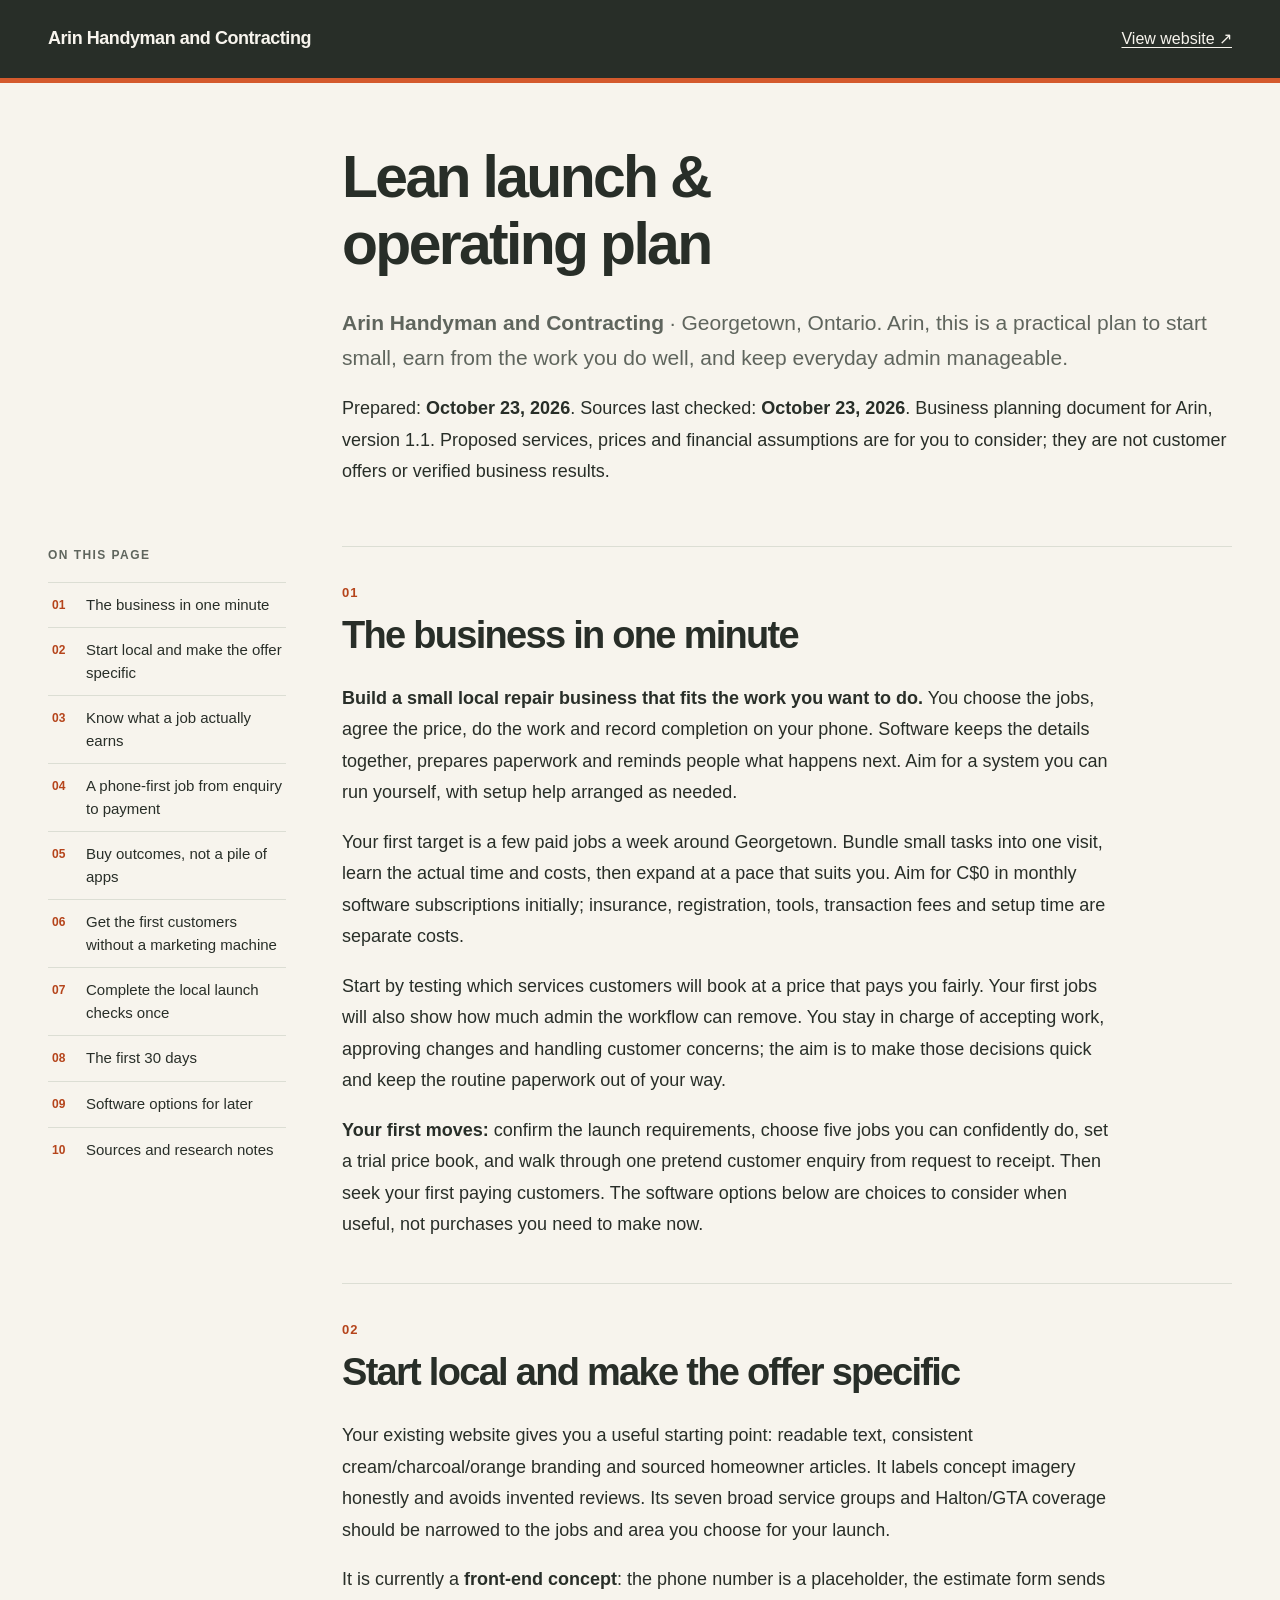
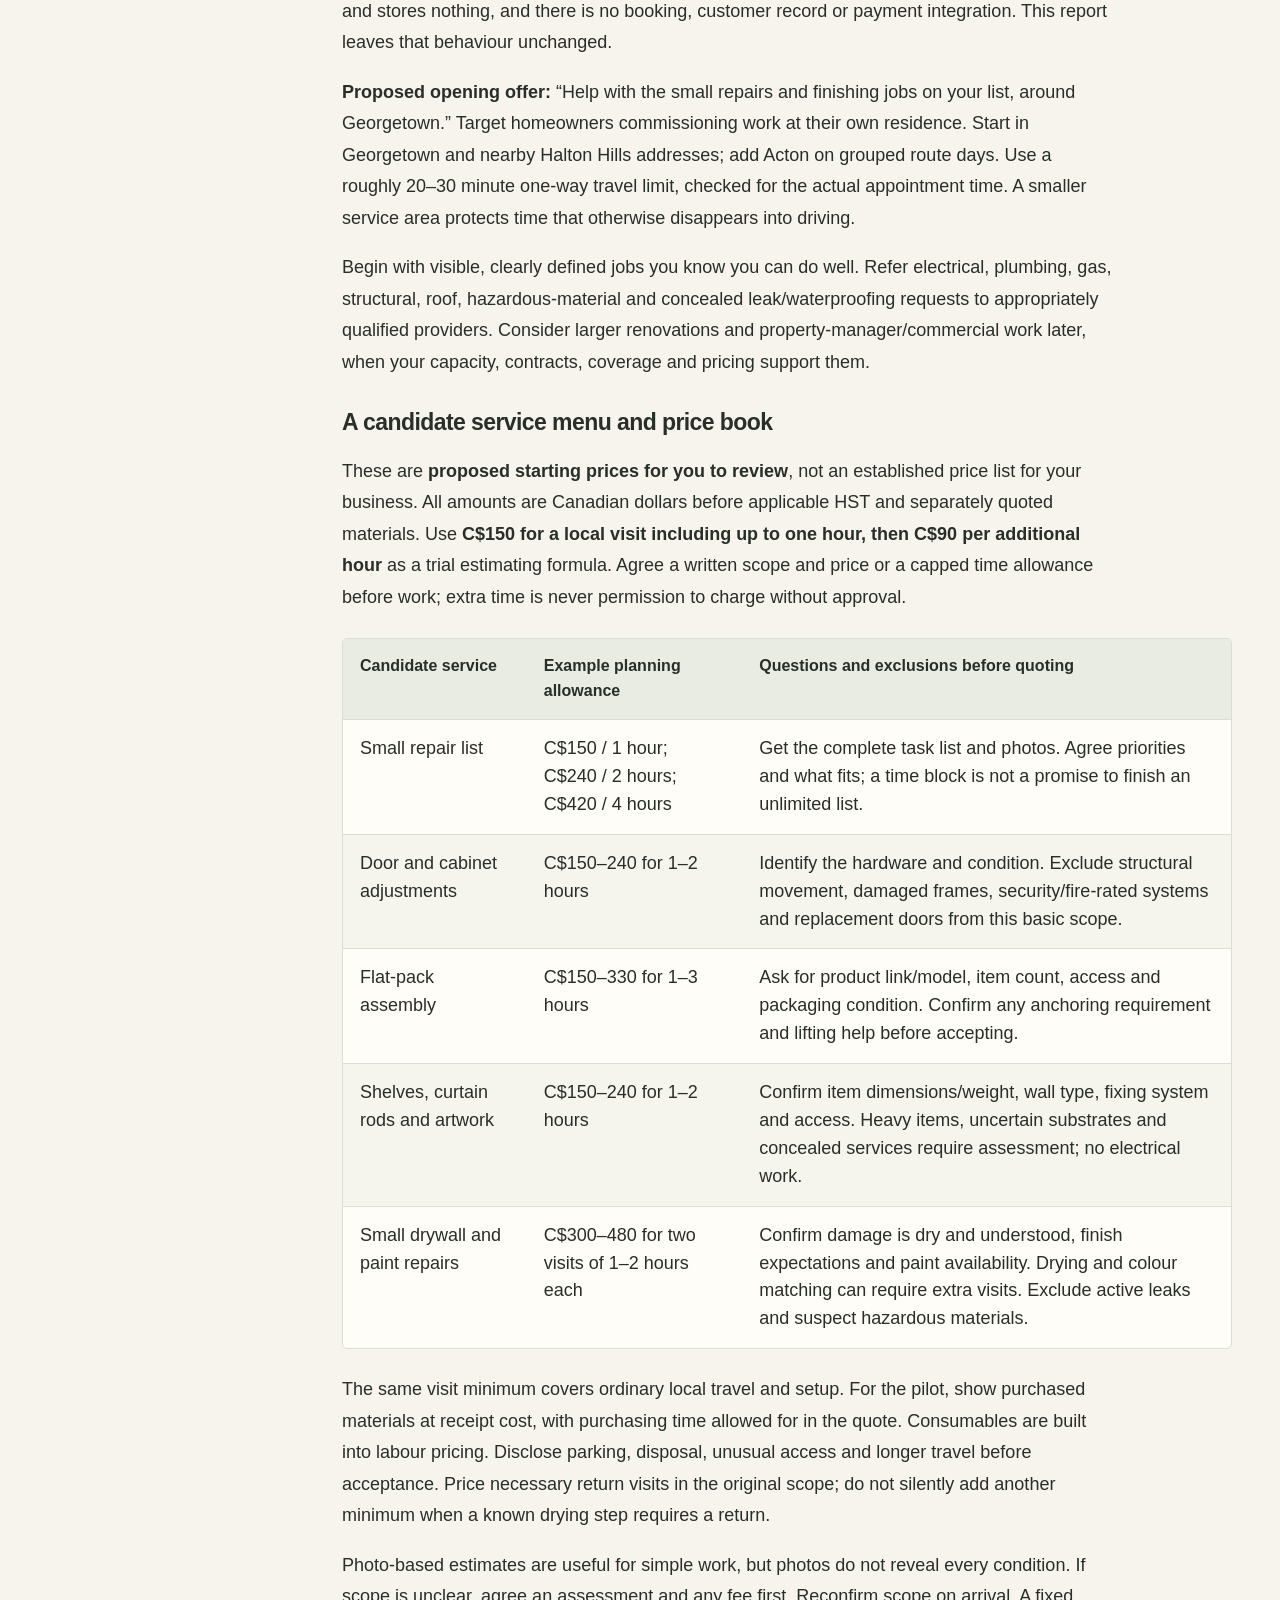
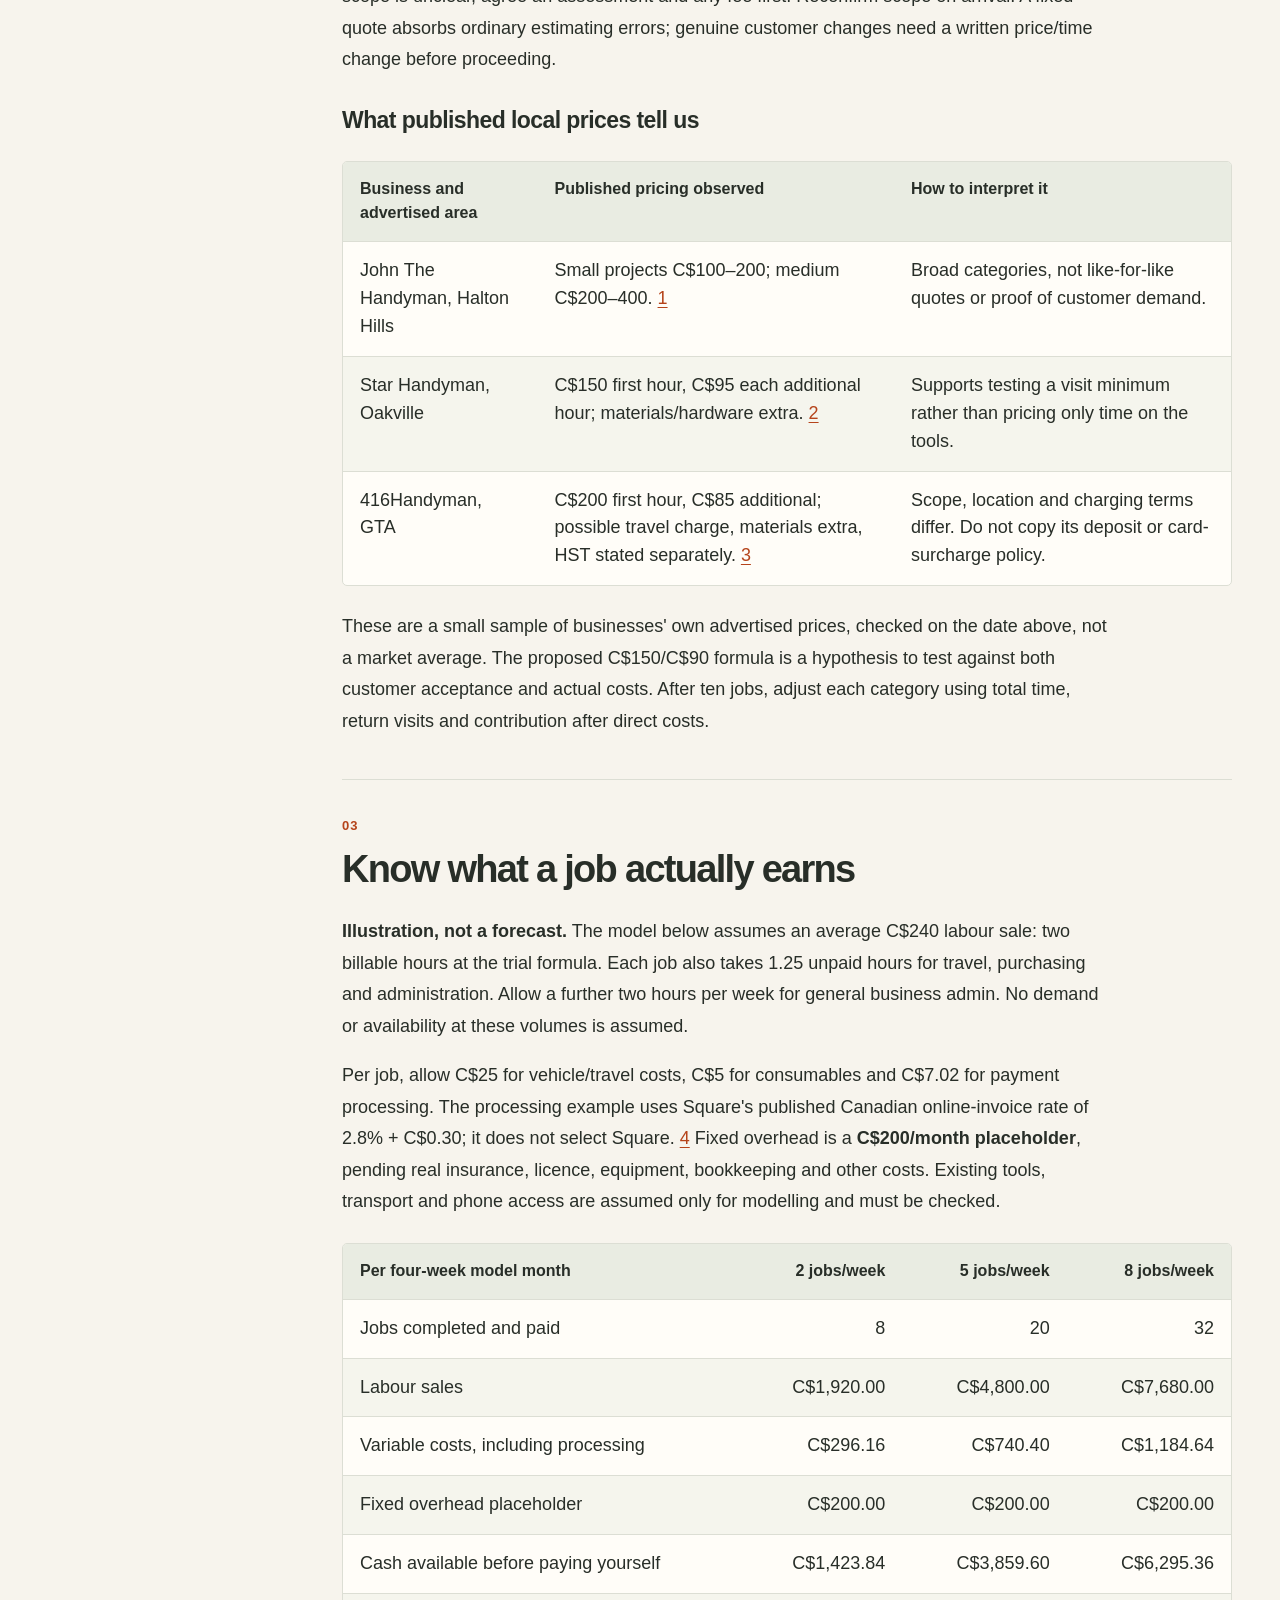
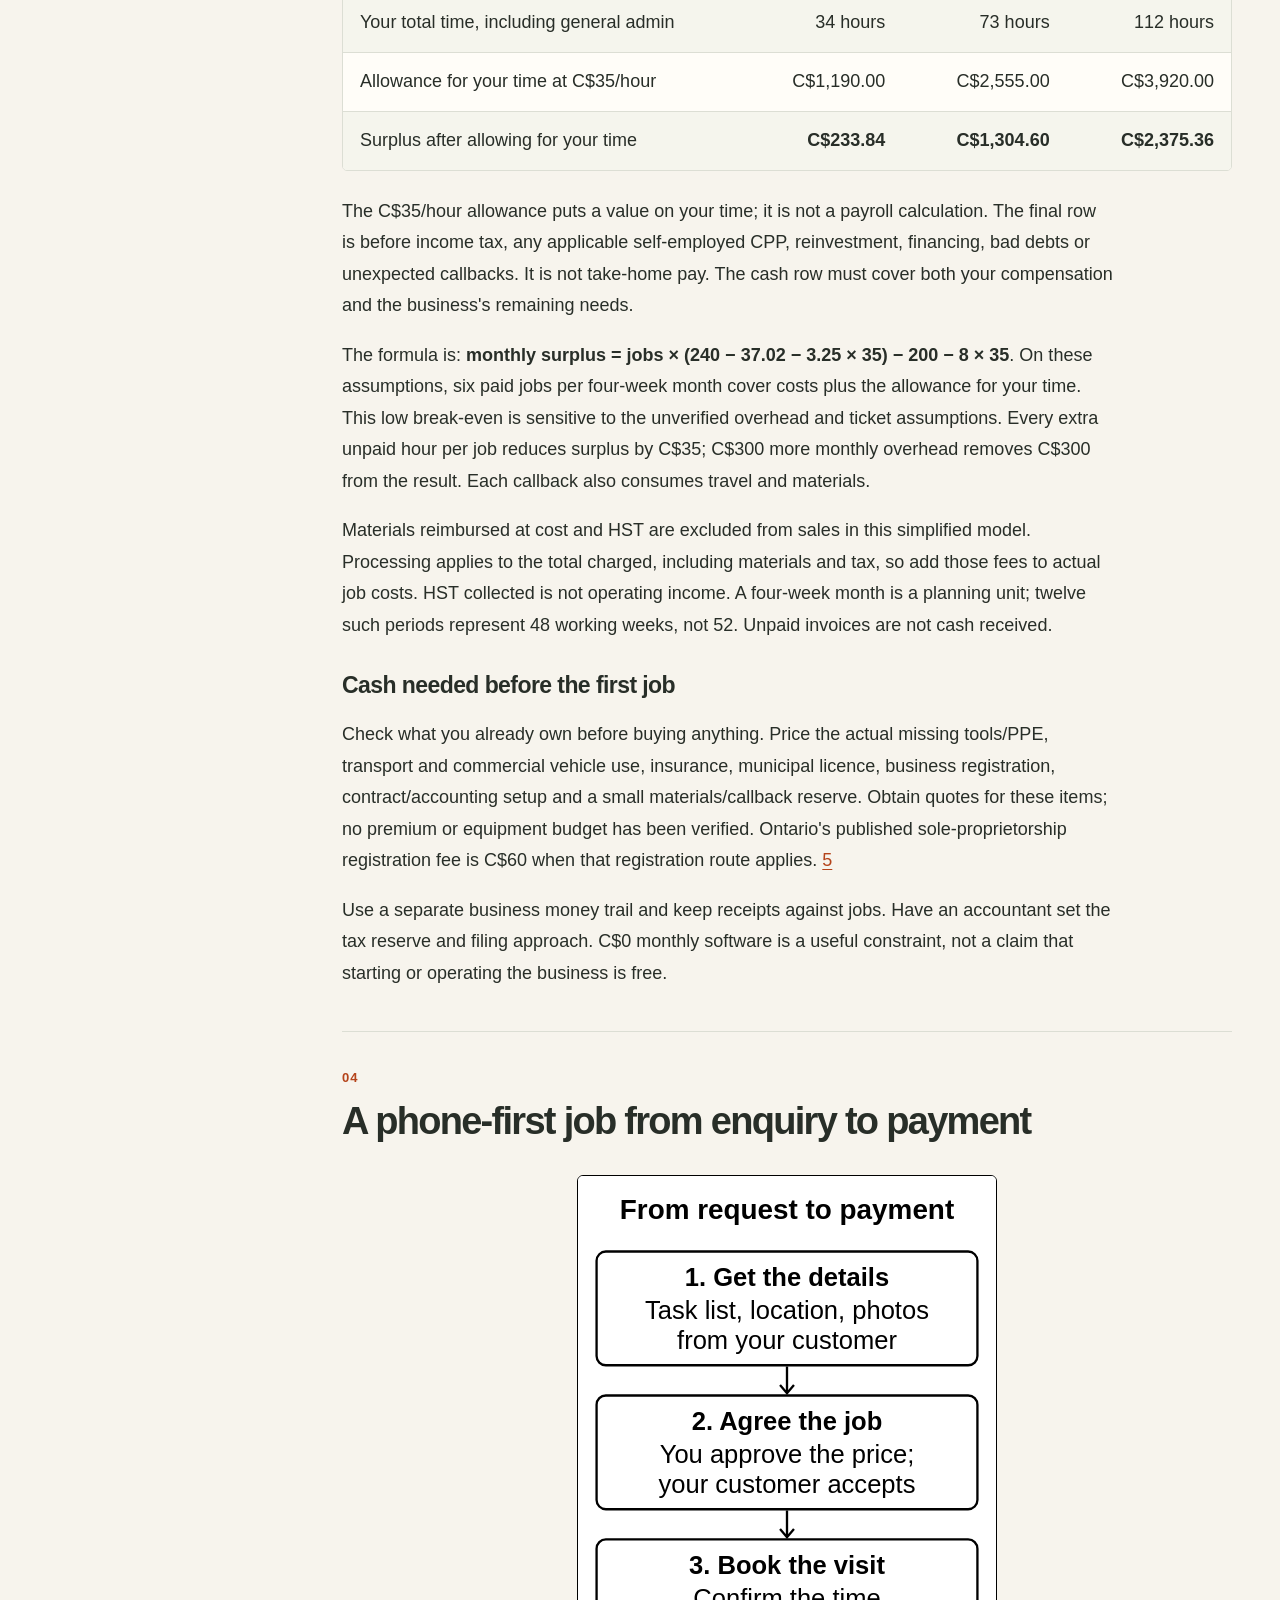
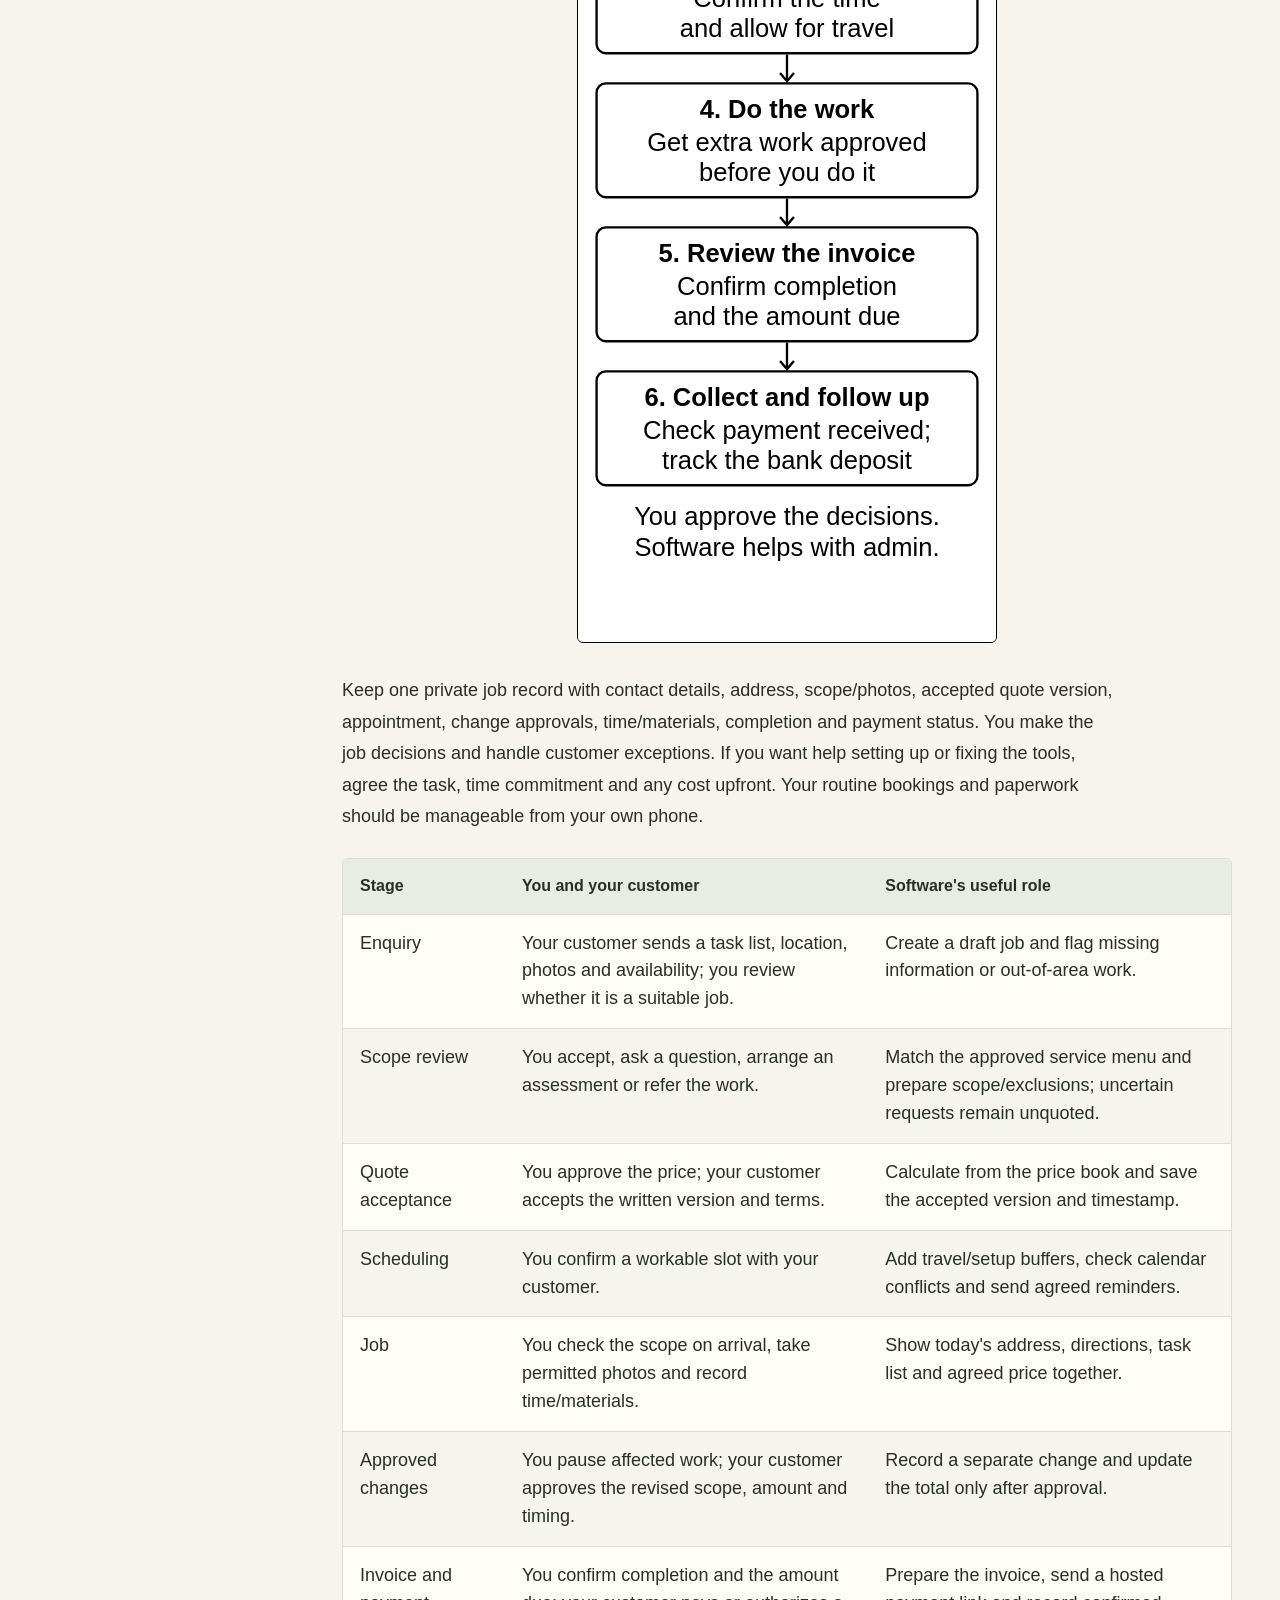
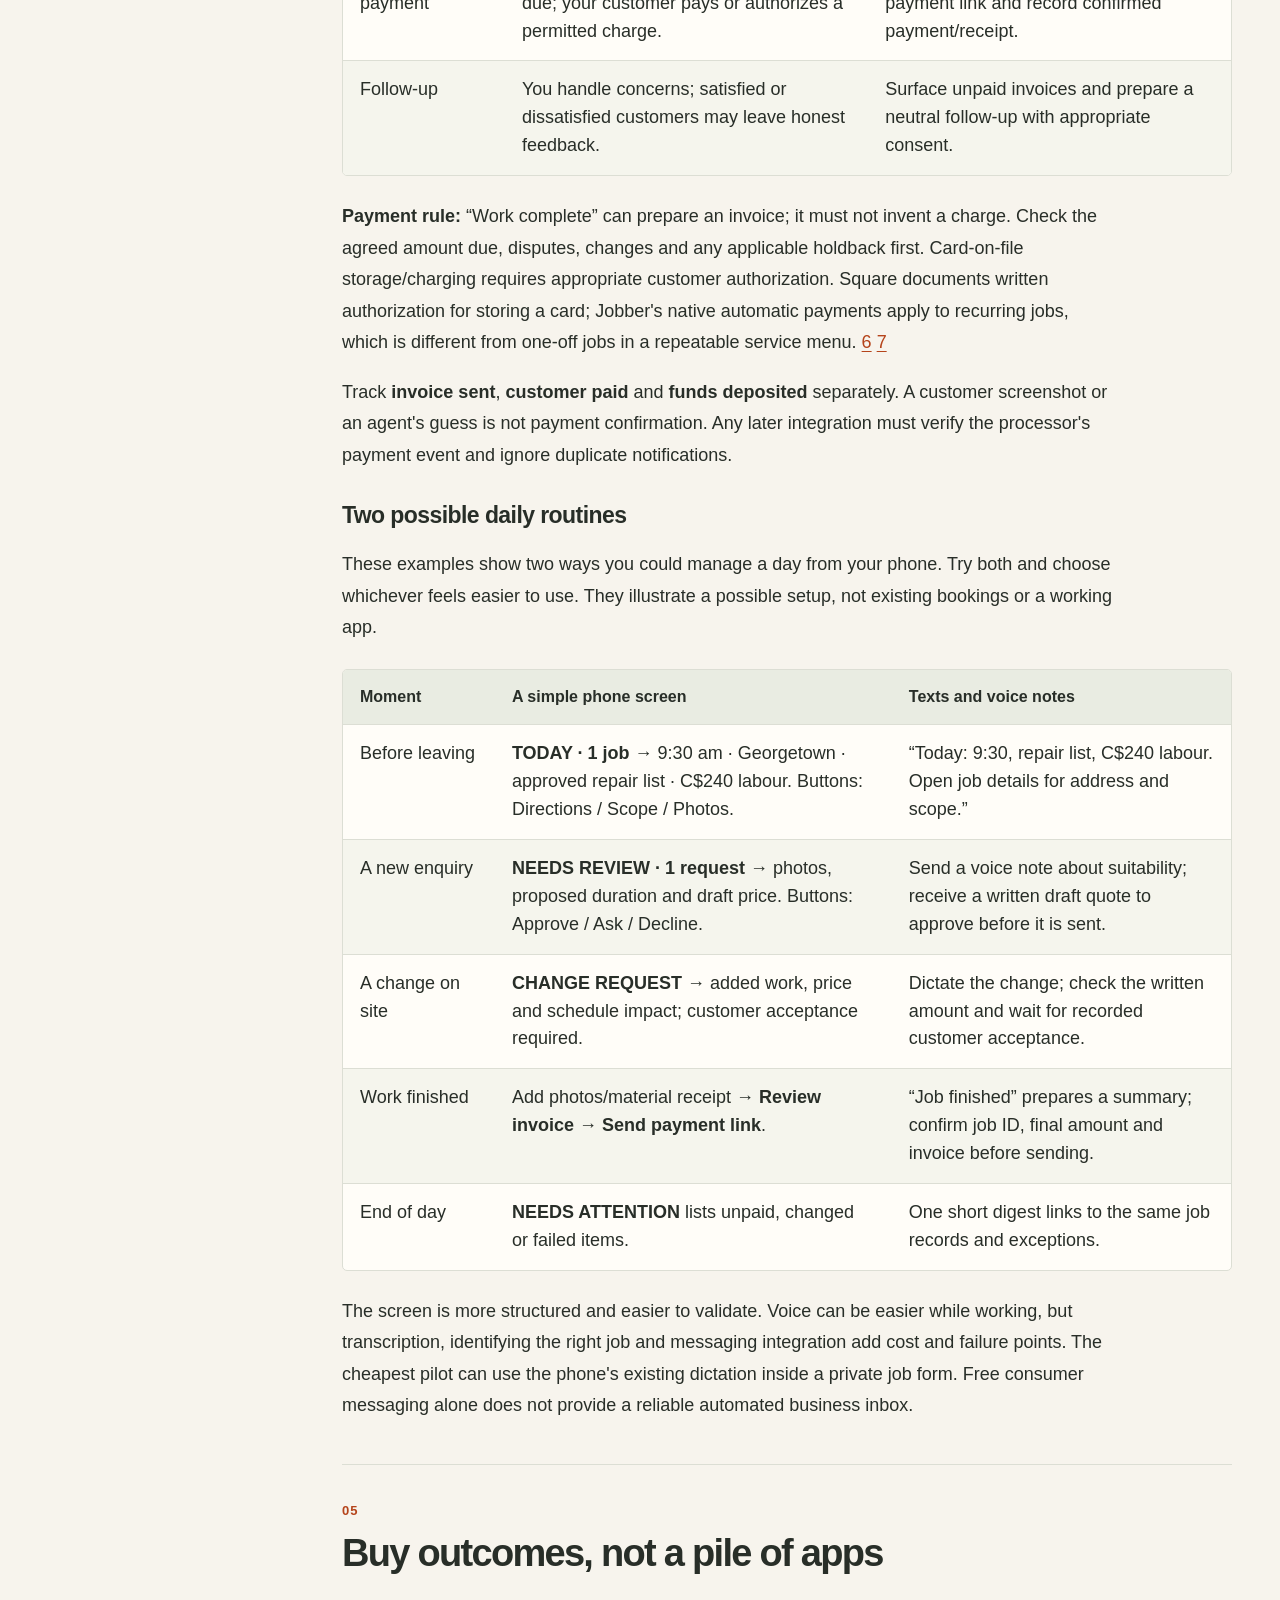
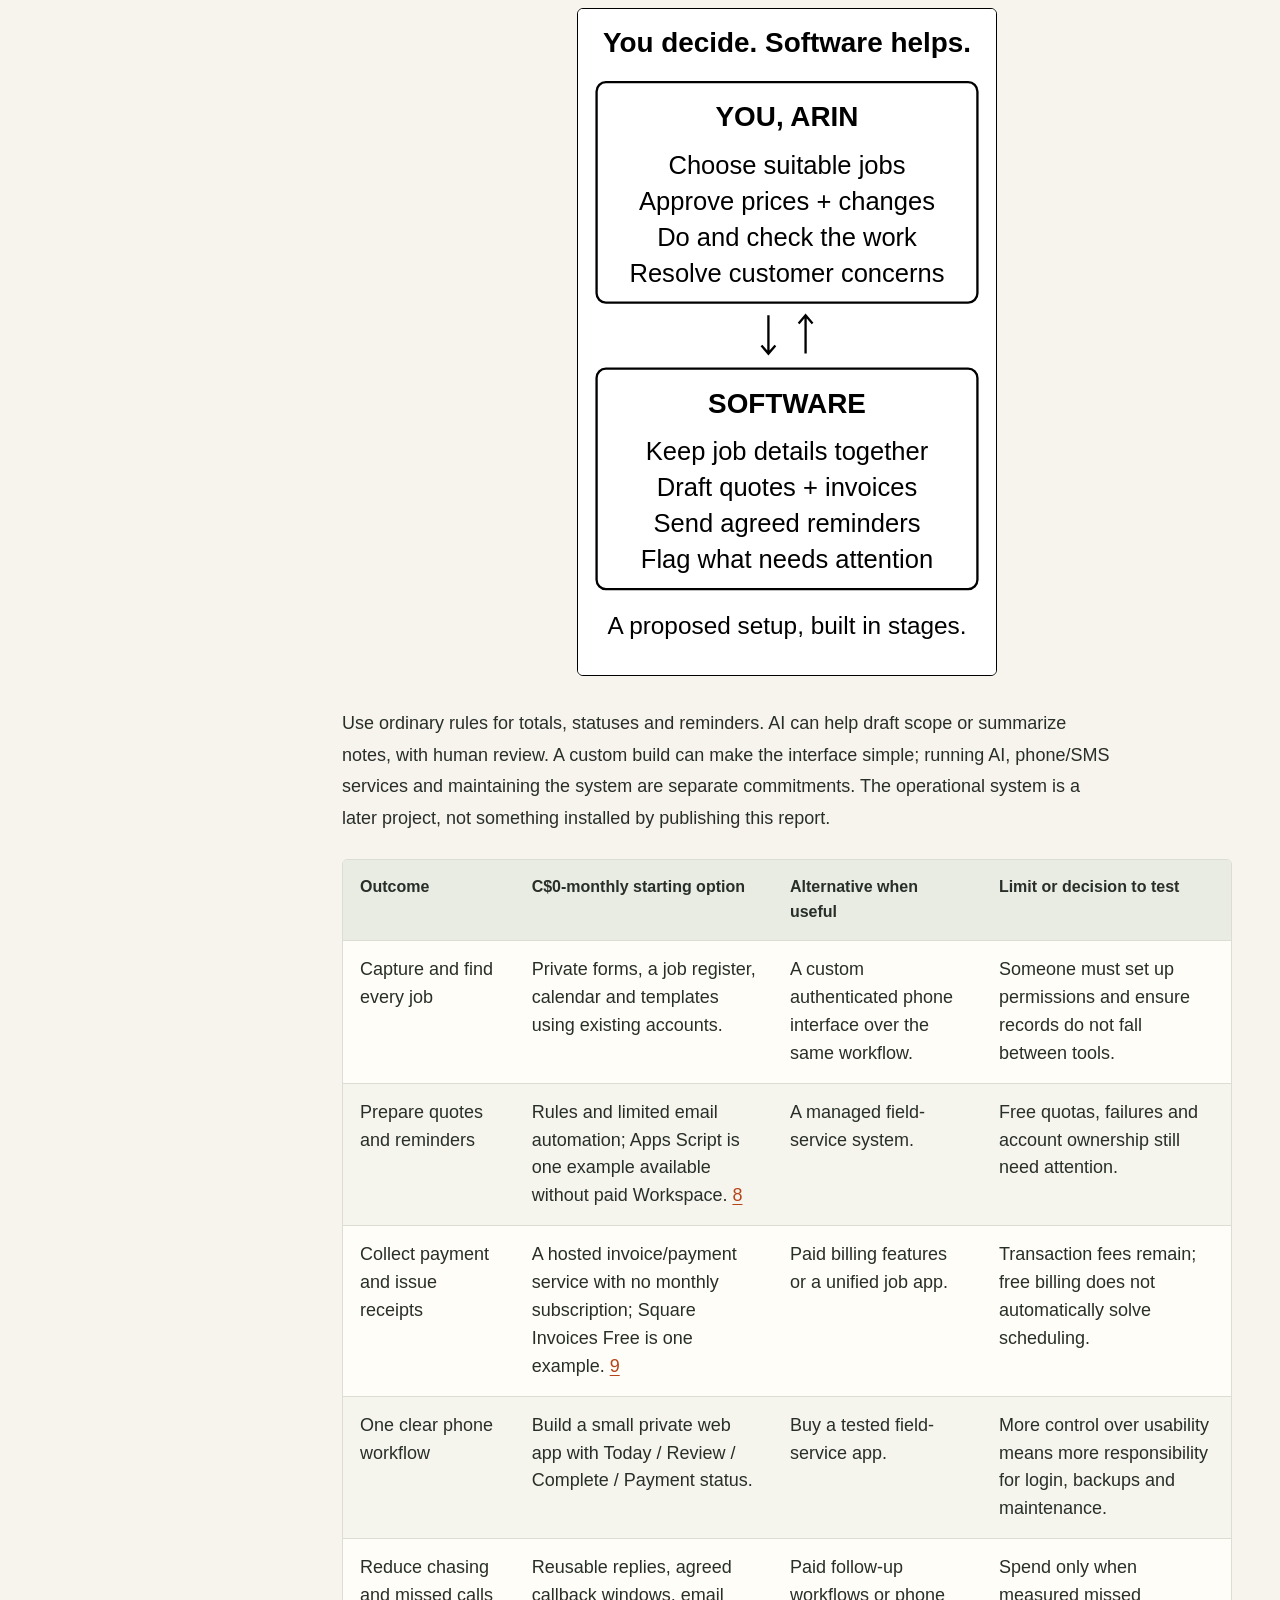
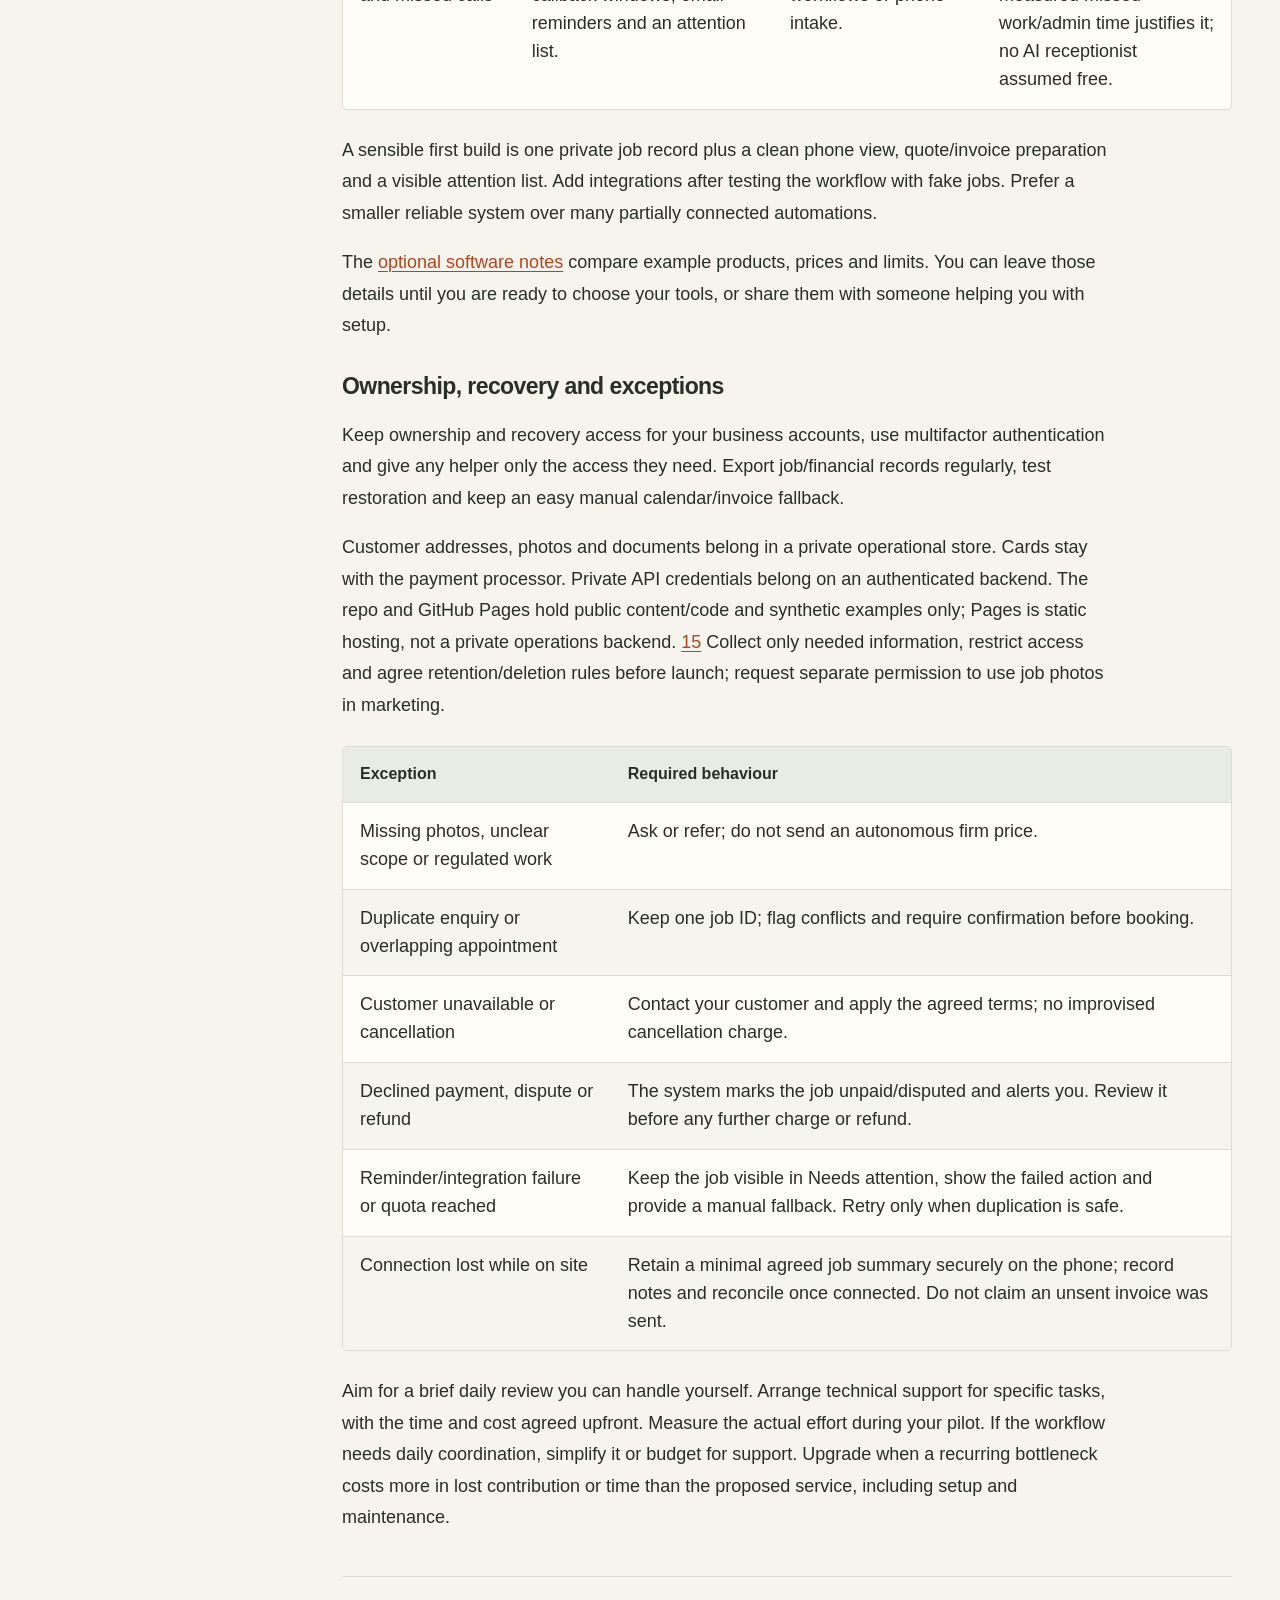
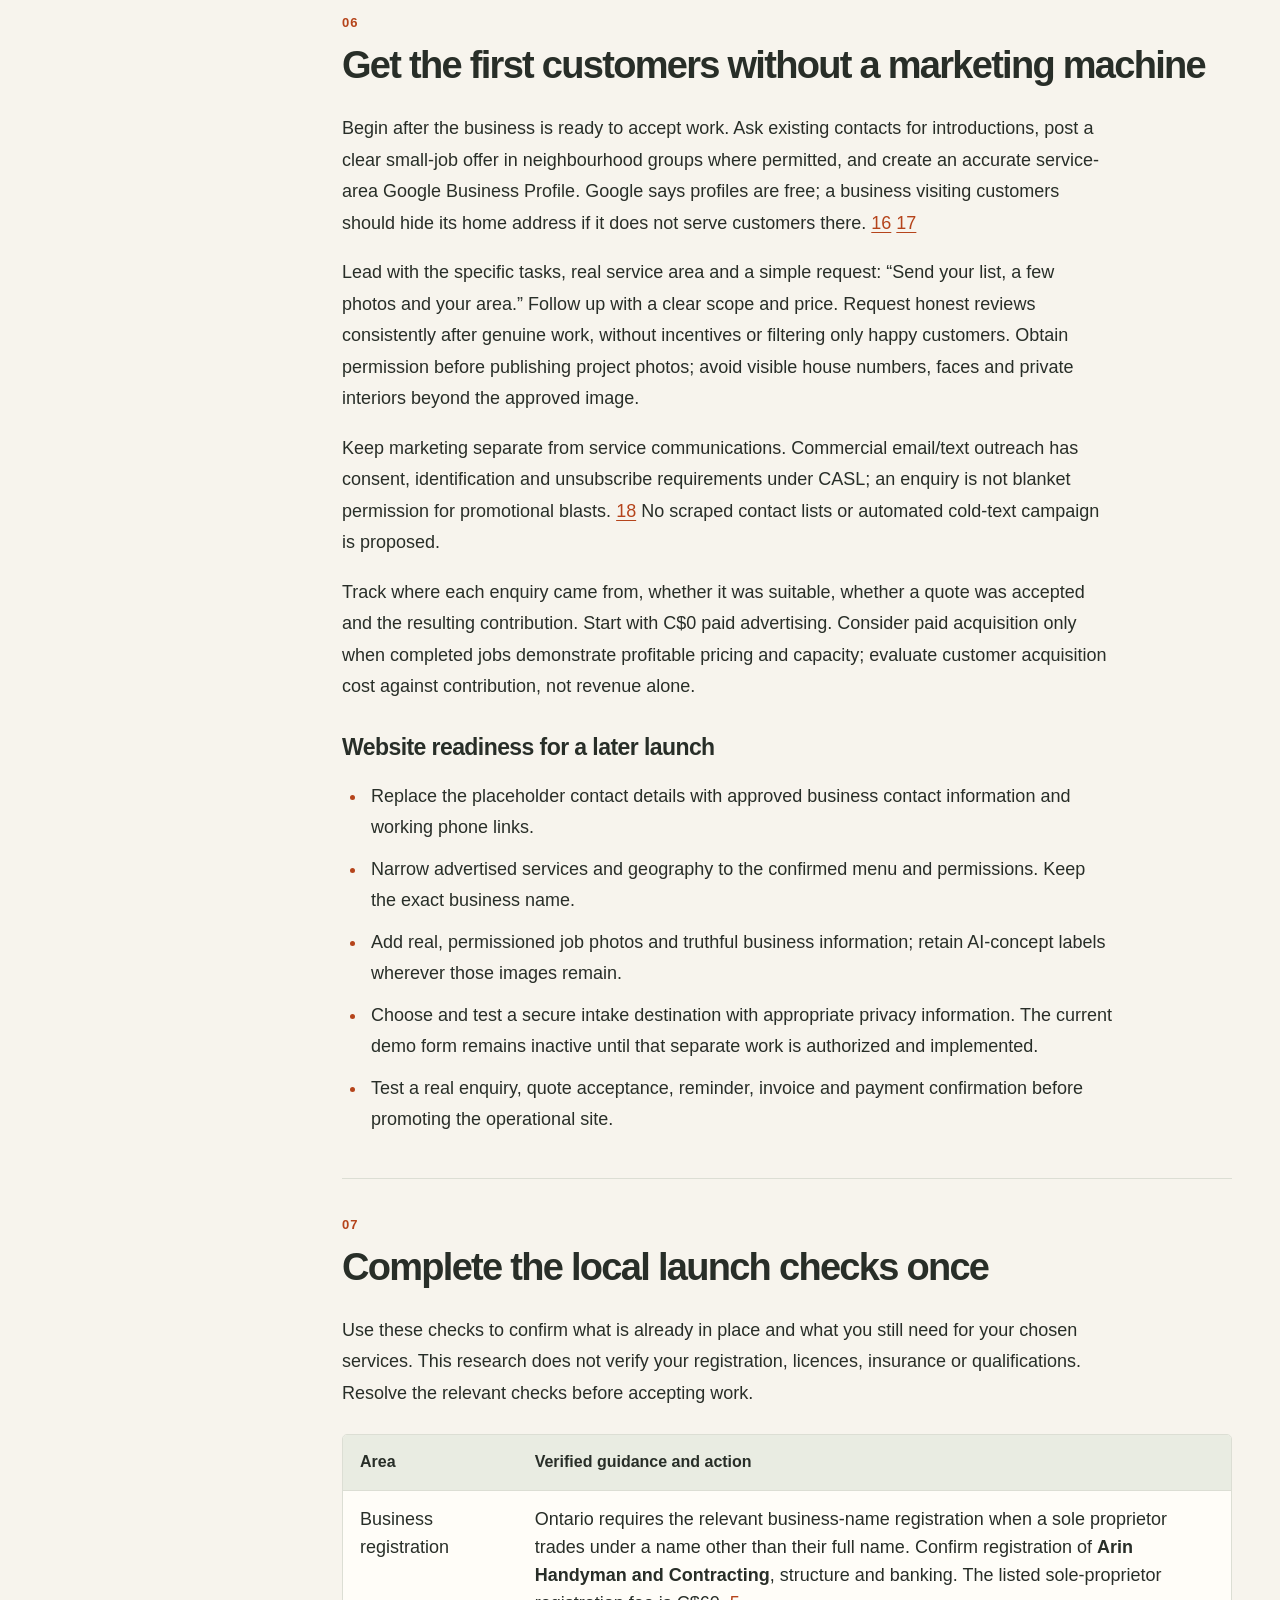
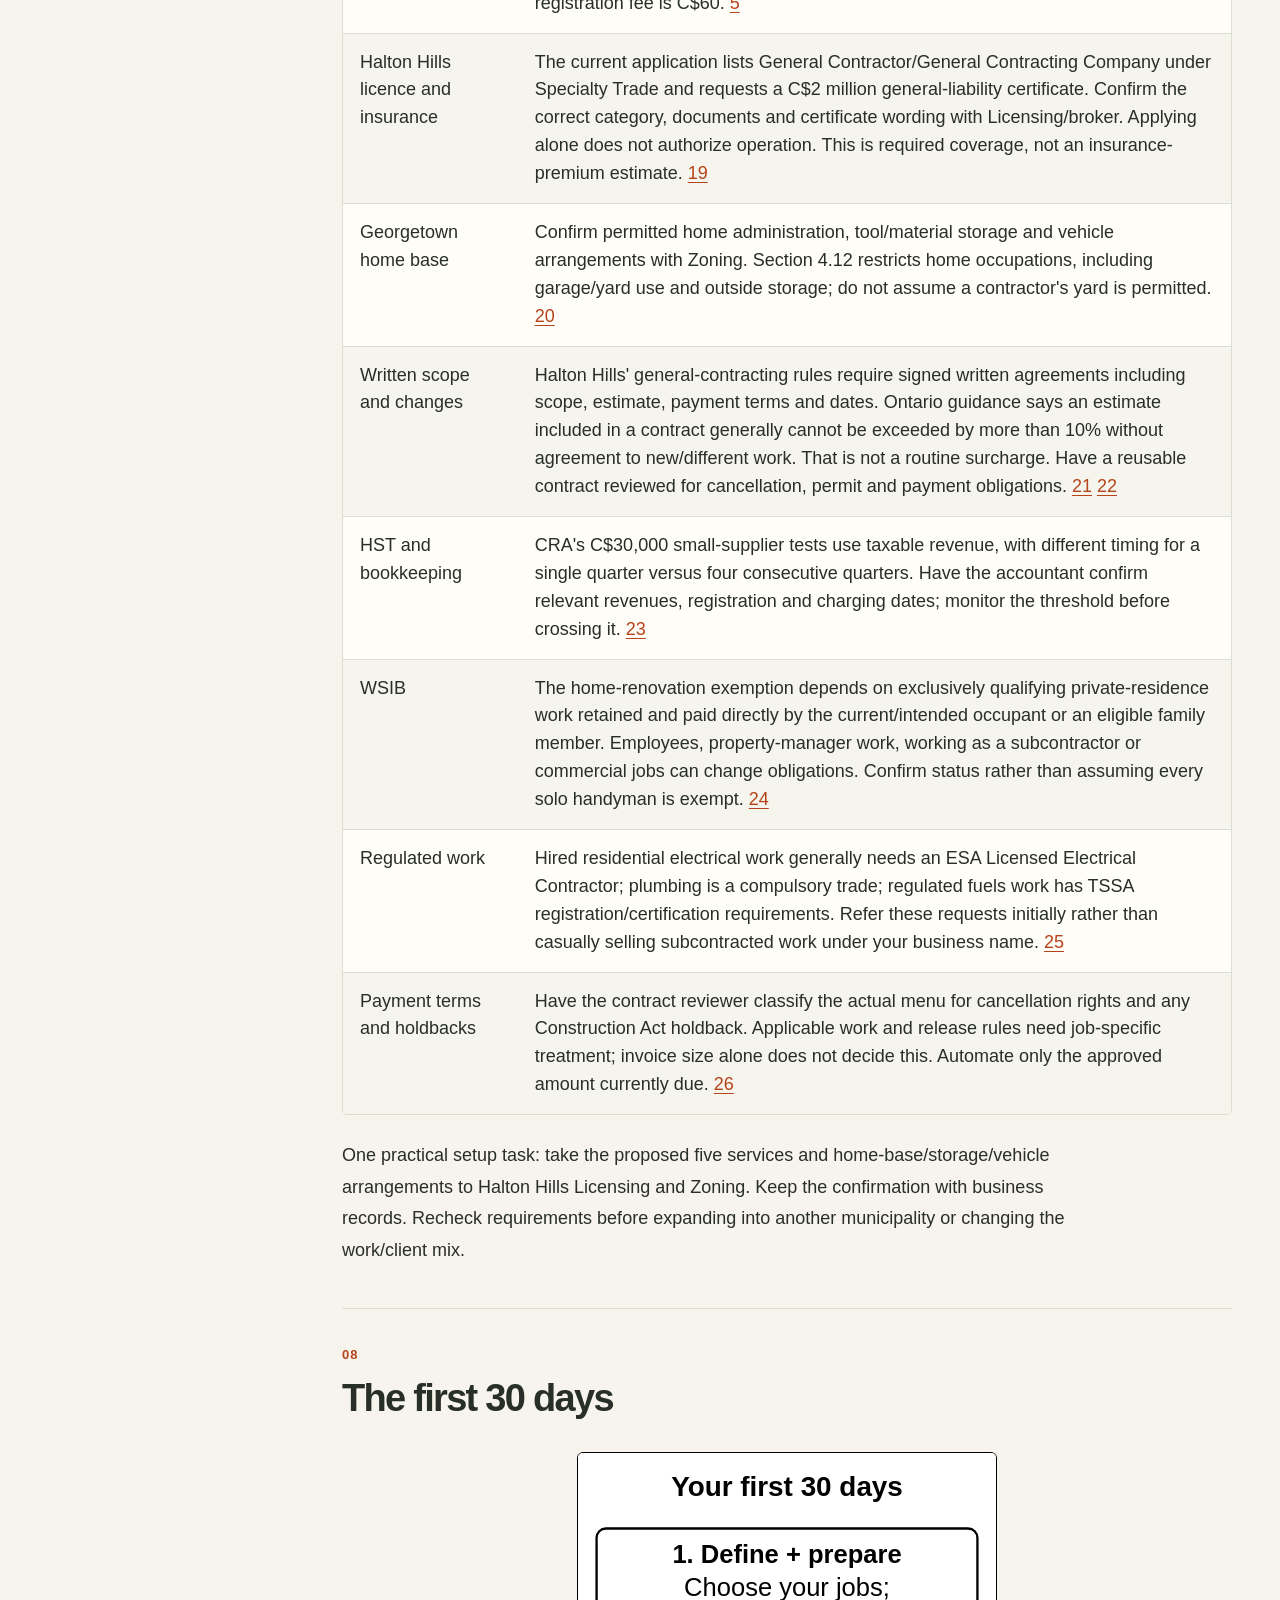
<file: site/business-plan/index.html>
<!doctype html>
<!-- Generated by scripts/build-business-plan.mjs. Edit docs/business-plan.md, not this file. -->
<html lang="en-CA" prefix="og: https://ogp.me/ns#">
<head>
  <meta charset="utf-8">
  <meta name="viewport" content="width=device-width, initial-scale=1">
  <meta name="robots" content="noindex,nofollow">
  <meta name="theme-color" content="#f7f4ed">
  <title>Lean launch &amp; operating plan | Arin Handyman and Contracting</title>
  <meta name="description" content="Arin Handyman and Contracting · Georgetown, Ontario. Arin, this is a practical plan to start small, earn from the work you do well, and keep everyday admin manageable.">
  <link rel="canonical" href="https://arinhandyman.com/business-plan/">
  <link rel="icon" href="../assets/favicon.svg" type="image/svg+xml">
  <meta property="og:type" content="website">
  <meta property="og:locale" content="en_CA">
  <meta property="og:site_name" content="Arin Handyman and Contracting">
  <meta property="og:title" content="Lean launch &amp; operating plan | Arin Handyman and Contracting">
  <meta property="og:description" content="Arin Handyman and Contracting · Georgetown, Ontario. Arin, this is a practical plan to start small, earn from the work you do well, and keep everyday admin manageable.">
  <meta property="og:url" content="https://arinhandyman.com/business-plan/">
  <meta property="og:image" content="https://arinhandyman.com/assets/social-preview-v4.jpg">
  <meta property="og:image:secure_url" content="https://arinhandyman.com/assets/social-preview-v4.jpg">
  <meta property="og:image:type" content="image/jpeg">
  <meta property="og:image:width" content="1200">
  <meta property="og:image:height" content="630">
  <meta property="og:image:alt" content="Arin Handyman and Contracting — Home repairs and renovations across Halton and the Greater Toronto Area.">
  <meta name="twitter:card" content="summary_large_image">
  <meta name="twitter:title" content="Lean launch &amp; operating plan | Arin Handyman and Contracting">
  <meta name="twitter:description" content="Arin Handyman and Contracting · Georgetown, Ontario. Arin, this is a practical plan to start small, earn from the work you do well, and keep everyday admin manageable.">
  <meta name="twitter:image" content="https://arinhandyman.com/assets/social-preview-v4.jpg">
  <meta name="twitter:image:alt" content="Arin Handyman and Contracting — Home repairs and renovations across Halton and the Greater Toronto Area.">
  <style>
:root { color-scheme: light; --cream: #f7f4ed; --paper: #fffdf8; --ink: #282e28; --muted: #5f655d; --orange: #b5441b; --line: #dcded4; }
* { box-sizing: border-box; }
html { scroll-padding-top: 24px; }
body { margin: 0; background: var(--cream); color: var(--ink); font: 18px/1.75 "Segoe UI", Arial, Helvetica, sans-serif; }
a { color: var(--orange); text-decoration-thickness: 1px; text-underline-offset: 3px; overflow-wrap: anywhere; }
a:hover { text-decoration-thickness: 2px; }
a:focus-visible, [tabindex]:focus-visible { outline: 3px solid var(--orange); outline-offset: 5px; }
.skip-link { position: absolute; top: -100px; left: 20px; padding: 10px 18px; background: var(--paper); z-index: 2; }
.skip-link:focus { top: 12px; }
.masthead { background: var(--ink); border-bottom: 5px solid #d45a2d; }
.masthead-inner { max-width: 1360px; margin: auto; padding: 23px 48px; display: flex; gap: 20px; align-items: center; justify-content: space-between; }
.brand { color: var(--cream); text-decoration: none; font-size: 18px; font-weight: 700; letter-spacing: -.025em; }
.site-link { color: var(--cream); font-size: 16px; white-space: nowrap; }
.report-layout { max-width: 1360px; margin: auto; padding: 0 48px 88px; display: grid; grid-template-columns: 238px minmax(0, 1fr); column-gap: 56px; align-items: start; }
.report-layout > .report-section { grid-column: 2; grid-row: 1; }
.contents { grid-column: 1; grid-row: 1 / span 2; position: sticky; top: 28px; font-size: 15px; line-height: 1.5; }
.contents-label { margin: 0 0 18px; color: var(--muted); font-size: 12px; font-weight: 700; letter-spacing: .12em; text-transform: uppercase; }
.contents ol { margin: 0; padding: 0; list-style: none; counter-reset: contents; }
.contents li { counter-increment: contents; margin: 0; border-top: 1px solid var(--line); }
.contents a { display: grid; grid-template-columns: 25px 1fr; gap: 9px; padding: 11px 0; color: var(--ink); text-decoration: none; }
.contents a:before { content: counter(contents, decimal-leading-zero); color: var(--orange); font-size: 12px; line-height: 1.9; font-weight: 700; }
.contents a:hover { color: var(--orange); }
main { min-width: 0; counter-reset: sections; }
.report-body { grid-column: 2; grid-row: 2; min-width: 0; }
.report-intro { max-width: 1360px; margin: auto; padding: 60px 48px 40px 342px; }
h1, h2, h3 { line-height: 1.15; letter-spacing: -.045em; text-wrap: balance; }
h1 { margin: 0 0 28px; font-size: clamp(38px, 4.6vw, 64px); max-width: 19ch; }
.report-intro > p:first-of-type { font-size: 21px; line-height: 1.65; color: var(--muted); }
p { margin: 18px 0; }
strong { font-weight: 700; }
.report-section { counter-increment: sections; padding: 36px 0 24px; border-top: 1px solid var(--line); }
h2 { margin: 0 0 25px; font-size: clamp(29px, 3vw, 38px); }
h2:before { content: counter(sections, decimal-leading-zero); display: block; font-size: 13px; line-height: 1.5; letter-spacing: .08em; color: var(--orange); margin-bottom: 12px; }
h3 { margin: 30px 0 12px; font-size: 23px; line-height: 1.3; letter-spacing: -.025em; }
ul, ol { padding-left: 25px; margin: 18px 0; }
li { padding-left: 4px; margin: 10px 0; }
li::marker { color: var(--orange); font-weight: 700; }
code { font: .88em/1.6 Consolas, "Courier New", monospace; background: #eaece3; padding: .15em .3em; border-radius: 3px; overflow-wrap: anywhere; }
.table-scroll { width: 100%; overflow-x: auto; margin: 25px 0; border: 1px solid var(--line); border-radius: 5px; background: var(--paper); }
.table-hint { display: none; }
.plan-diagram { margin: 32px auto; max-width: 420px; break-inside: avoid; }
.plan-diagram img { display: block; width: 100%; height: auto; background: #fff; border: 1px solid #000; border-radius: 6px; }
@media print { .plan-diagram { max-width: 85mm; } }
table { width: 100%; border-collapse: collapse; font-size: 18px; line-height: 1.55; }
th, td { padding: 15px 17px; vertical-align: top; text-align: left; overflow-wrap: anywhere; min-width: 145px; }
th { background: #e9ece2; font-weight: 700; font-size: 16px; }
td { border-top: 1px solid var(--line); }
tbody tr:nth-child(even) { background: #f5f5ed; }
.align-center { text-align: center; }
.align-right { text-align: right; }
.page-footer { border-top: 1px solid var(--line); margin-top: 32px; padding-top: 20px; font-size: 16px; }
@media (min-width: 1051px) { .report-section p, .report-section > ul, .report-section > ol { max-width: 77ch; } }
@media (max-width: 1050px) { .report-layout { grid-template-columns: 185px minmax(0, 1fr); column-gap: 30px; padding: 0 30px 64px; } .report-intro { padding: 45px 30px 35px 245px; } .masthead-inner { padding-inline: 30px; } .contents { font-size: 14px; } }
@media (max-width: 760px) { .masthead-inner { padding: 18px 22px; align-items: flex-start; } .brand { max-width: 220px; font-size: 16px; line-height: 1.4; } .site-link { font-size: 14px; padding-block: 2px; } .report-layout { display: flex; flex-direction: column; padding: 0 22px 48px; gap: 30px; } main, .report-body, .report-layout > .report-section { width: 100%; min-width: 0; } .contents { position: static; width: 100%; } .contents ol { display: grid; grid-template-columns: 1fr 1fr; column-gap: 20px; } .contents a { padding-block: 10px; font-size: 14px; } .report-intro { padding: 32px 22px 24px; } h1 { font-size: clamp(36px, 8vw, 52px); } .report-intro > p:first-of-type { font-size: 20px; } .report-section { padding-block: 28px 20px; } h2 { font-size: 31px; } h3 { font-size: 23px; } th, td { padding: 12px 14px; min-width: 155px; } .table-hint { display: flex; align-items: center; justify-content: space-between; gap: 12px; margin: 25px 0 8px; color: var(--orange); font-size: 18px; line-height: 1.45; font-weight: 600; } .table-hint span { font-size: 25px; flex-shrink: 0; } .table-scroll { margin-top: 0; border-color: #b88a73; border-bottom: 3px solid var(--orange); scrollbar-color: var(--orange) #e9ece2; } }
@media (max-width: 400px) { .contents ol { grid-template-columns: 1fr; } .masthead-inner { gap: 14px; } .brand { max-width: 180px; } .report-layout, .report-intro { padding-inline: 18px; } }
@media screen and (max-width: 760px) {
  .table-cards { overflow: visible; margin: 25px 0; border: 0; border-radius: 0; background: none; }
  .table-cards table { display: block; width: 100%; }
  .table-cards thead { position: absolute; width: 1px; height: 1px; padding: 0; margin: -1px; overflow: hidden; clip: rect(0, 0, 0, 0); clip-path: inset(50%); white-space: nowrap; border: 0; }
  .table-cards tbody { display: grid; gap: 18px; }
  .table-cards tbody tr { display: block; width: 100%; border: 1px solid var(--line); border-radius: 6px; background: var(--paper); overflow: hidden; }
  .table-cards td { display: block; width: 100%; min-width: 0; padding: 15px 18px; border: 0; text-align: left; font-size: 18px; line-height: 1.6; }
  .table-cards td + td { border-top: 1px solid var(--line); }
  .table-cards td:first-child { background: #e9ece2; font-weight: 700; }
  .table-cards td::before { content: attr(data-label); display: block; margin-bottom: 5px; color: var(--muted); font-size: 18px; font-weight: 600; line-height: 1.45; }
}
@media print { @page { size: auto; margin: 16mm; } body { background: #fff; color: #000; font-size: 11pt; line-height: 1.5; } .skip-link, .contents, .site-link, .page-footer, .table-hint { display: none; } .masthead { background: none; border-bottom: 2px solid #b5441b; } .masthead-inner { padding: 0 0 10px; } .brand { color: #000; font-size: 12pt; } .report-layout { display: block; padding: 0; } .report-intro { padding: 24px 0; } h1 { font-size: 29pt; max-width: none; } h2 { font-size: 21pt; } h3 { font-size: 15pt; } h1, h2, h3 { break-after: avoid; } .report-intro > p:first-of-type { font-size: 12pt; } .report-section { padding: 22px 0 16px; } p, li { orphans: 3; widows: 3; } .table-scroll { overflow: visible; border: 1px solid var(--line); border-radius: 0; } table { font-size: 10pt; table-layout: fixed; } th, td { min-width: 0; padding: 8px; } th { font-size: 10pt; } thead { display: table-header-group; } tr { break-inside: avoid; } a { color: #000; } code { background: none; } }
</style>
</head>
<body>
  <a class="skip-link" href="#main">Skip to document</a>
  <header class="masthead"><div class="masthead-inner"><a class="brand" href="../">Arin Handyman and Contracting</a><a class="site-link" href="../">View website ↗</a></div></header>
  <main id="main">
<div class="report-intro">
<h1 id="lean-launch-operating-plan">Lean launch &amp; operating plan</h1>
<p><strong>Arin Handyman and Contracting</strong> · Georgetown, Ontario. Arin, this is a practical plan to start small, earn from the work you do well, and keep everyday admin manageable.</p>
<p>Prepared: <strong>October 23, 2026</strong>. Sources last checked: <strong>October 23, 2026</strong>. Business planning document for Arin, version 1.1. Proposed services, prices and financial assumptions are for you to consider; they are not customer offers or verified business results.</p>
</div>
    <div class="report-layout">
<section class="report-section" aria-labelledby="the-business-in-one-minute">
<h2 id="the-business-in-one-minute">The business in one minute</h2>
<p><strong>Build a small local repair business that fits the work you want to do.</strong> You choose the jobs, agree the price, do the work and record completion on your phone. Software keeps the details together, prepares paperwork and reminds people what happens next. Aim for a system you can run yourself, with setup help arranged as needed.</p>
<p>Your first target is a few paid jobs a week around Georgetown. Bundle small tasks into one visit, learn the actual time and costs, then expand at a pace that suits you. Aim for C$0 in monthly software subscriptions initially; insurance, registration, tools, transaction fees and setup time are separate costs.</p>
<p>Start by testing which services customers will book at a price that pays you fairly. Your first jobs will also show how much admin the workflow can remove. You stay in charge of accepting work, approving changes and handling customer concerns; the aim is to make those decisions quick and keep the routine paperwork out of your way.</p>
<p><strong>Your first moves:</strong> confirm the launch requirements, choose five jobs you can confidently do, set a trial price book, and walk through one pretend customer enquiry from request to receipt. Then seek your first paying customers. The software options below are choices to consider when useful, not purchases you need to make now.</p>
</section>
      <nav class="contents" aria-label="Document contents"><p class="contents-label">On this page</p><ol><li><a href="#the-business-in-one-minute">The business in one minute</a></li><li><a href="#start-local-and-make-the-offer-specific">Start local and make the offer specific</a></li><li><a href="#know-what-a-job-actually-earns">Know what a job actually earns</a></li><li><a href="#a-phone-first-job-from-enquiry-to-payment">A phone-first job from enquiry to payment</a></li><li><a href="#buy-outcomes-not-a-pile-of-apps">Buy outcomes, not a pile of apps</a></li><li><a href="#get-the-first-customers-without-a-marketing-machine">Get the first customers without a marketing machine</a></li><li><a href="#complete-the-local-launch-checks-once">Complete the local launch checks once</a></li><li><a href="#the-first-30-days">The first 30 days</a></li><li><a href="#software-options-for-later">Software options for later</a></li><li><a href="#sources-and-research-notes">Sources and research notes</a></li></ol></nav>
      <div class="report-body">
<section class="report-section" aria-labelledby="start-local-and-make-the-offer-specific">
<h2 id="start-local-and-make-the-offer-specific">Start local and make the offer specific</h2>
<p>Your existing website gives you a useful starting point: readable text, consistent cream/charcoal/orange branding and sourced homeowner articles. It labels concept imagery honestly and avoids invented reviews. Its seven broad service groups and Halton/GTA coverage should be narrowed to the jobs and area you choose for your launch.</p>
<p>It is currently a <strong>front-end concept</strong>: the phone number is a placeholder, the estimate form sends and stores nothing, and there is no booking, customer record or payment integration. This report leaves that behaviour unchanged.</p>
<p><strong>Proposed opening offer:</strong> “Help with the small repairs and finishing jobs on your list, around Georgetown.” Target homeowners commissioning work at their own residence. Start in Georgetown and nearby Halton Hills addresses; add Acton on grouped route days. Use a roughly 20–30 minute one-way travel limit, checked for the actual appointment time. A smaller service area protects time that otherwise disappears into driving.</p>
<p>Begin with visible, clearly defined jobs you know you can do well. Refer electrical, plumbing, gas, structural, roof, hazardous-material and concealed leak/waterproofing requests to appropriately qualified providers. Consider larger renovations and property-manager/commercial work later, when your capacity, contracts, coverage and pricing support them.</p>
<h3 id="a-candidate-service-menu-and-price-book">A candidate service menu and price book</h3>
<p>These are <strong>proposed starting prices for you to review</strong>, not an established price list for your business. All amounts are Canadian dollars before applicable HST and separately quoted materials. Use <strong>C$150 for a local visit including up to one hour, then C$90 per additional hour</strong> as a trial estimating formula. Agree a written scope and price or a capped time allowance before work; extra time is never permission to charge without approval.</p>
<div class="table-scroll table-cards" role="region" tabindex="0" aria-label="Candidate service, Example planning allowance, Questions and exclusions before quoting"><table id="table" role="table" aria-label="Candidate service, Example planning allowance, Questions and exclusions before quoting">
<thead role="rowgroup"><tr role="row"><th id="table-column-1" scope="col" role="columnheader" class="align-left">Candidate service</th><th id="table-column-2" scope="col" role="columnheader" class="align-left">Example planning allowance</th><th id="table-column-3" scope="col" role="columnheader" class="align-left">Questions and exclusions before quoting</th></tr></thead><tbody role="rowgroup">
<tr role="row"><td role="cell" headers="table-column-1" data-label="Candidate service" class="align-left">Small repair list</td><td role="cell" headers="table-column-2" data-label="Example planning allowance" class="align-left">C$150 / 1 hour; C$240 / 2 hours; C$420 / 4 hours</td><td role="cell" headers="table-column-3" data-label="Questions and exclusions before quoting" class="align-left">Get the complete task list and photos. Agree priorities and what fits; a time block is not a promise to finish an unlimited list.</td></tr>
<tr role="row"><td role="cell" headers="table-column-1" data-label="Candidate service" class="align-left">Door and cabinet adjustments</td><td role="cell" headers="table-column-2" data-label="Example planning allowance" class="align-left">C$150–240 for 1–2 hours</td><td role="cell" headers="table-column-3" data-label="Questions and exclusions before quoting" class="align-left">Identify the hardware and condition. Exclude structural movement, damaged frames, security/fire-rated systems and replacement doors from this basic scope.</td></tr>
<tr role="row"><td role="cell" headers="table-column-1" data-label="Candidate service" class="align-left">Flat-pack assembly</td><td role="cell" headers="table-column-2" data-label="Example planning allowance" class="align-left">C$150–330 for 1–3 hours</td><td role="cell" headers="table-column-3" data-label="Questions and exclusions before quoting" class="align-left">Ask for product link/model, item count, access and packaging condition. Confirm any anchoring requirement and lifting help before accepting.</td></tr>
<tr role="row"><td role="cell" headers="table-column-1" data-label="Candidate service" class="align-left">Shelves, curtain rods and artwork</td><td role="cell" headers="table-column-2" data-label="Example planning allowance" class="align-left">C$150–240 for 1–2 hours</td><td role="cell" headers="table-column-3" data-label="Questions and exclusions before quoting" class="align-left">Confirm item dimensions/weight, wall type, fixing system and access. Heavy items, uncertain substrates and concealed services require assessment; no electrical work.</td></tr>
<tr role="row"><td role="cell" headers="table-column-1" data-label="Candidate service" class="align-left">Small drywall and paint repairs</td><td role="cell" headers="table-column-2" data-label="Example planning allowance" class="align-left">C$300–480 for two visits of 1–2 hours each</td><td role="cell" headers="table-column-3" data-label="Questions and exclusions before quoting" class="align-left">Confirm damage is dry and understood, finish expectations and paint availability. Drying and colour matching can require extra visits. Exclude active leaks and suspect hazardous materials.</td></tr>
</tbody></table></div>
<p>The same visit minimum covers ordinary local travel and setup. For the pilot, show purchased materials at receipt cost, with purchasing time allowed for in the quote. Consumables are built into labour pricing. Disclose parking, disposal, unusual access and longer travel before acceptance. Price necessary return visits in the original scope; do not silently add another minimum when a known drying step requires a return.</p>
<p>Photo-based estimates are useful for simple work, but photos do not reveal every condition. If scope is unclear, agree an assessment and any fee first. Reconfirm scope on arrival. A fixed quote absorbs ordinary estimating errors; genuine customer changes need a written price/time change before proceeding.</p>
<h3 id="what-published-local-prices-tell-us">What published local prices tell us</h3>
<div class="table-scroll table-cards" role="region" tabindex="0" aria-label="Business and advertised area, Published pricing observed, How to interpret it"><table id="table-2" role="table" aria-label="Business and advertised area, Published pricing observed, How to interpret it">
<thead role="rowgroup"><tr role="row"><th id="table-2-column-1" scope="col" role="columnheader" class="align-left">Business and advertised area</th><th id="table-2-column-2" scope="col" role="columnheader" class="align-left">Published pricing observed</th><th id="table-2-column-3" scope="col" role="columnheader" class="align-left">How to interpret it</th></tr></thead><tbody role="rowgroup">
<tr role="row"><td role="cell" headers="table-2-column-1" data-label="Business and advertised area" class="align-left">John The Handyman, Halton Hills</td><td role="cell" headers="table-2-column-2" data-label="Published pricing observed" class="align-left">Small projects C$100–200; medium C$200–400. <a href="#source-1">1</a></td><td role="cell" headers="table-2-column-3" data-label="How to interpret it" class="align-left">Broad categories, not like-for-like quotes or proof of customer demand.</td></tr>
<tr role="row"><td role="cell" headers="table-2-column-1" data-label="Business and advertised area" class="align-left">Star Handyman, Oakville</td><td role="cell" headers="table-2-column-2" data-label="Published pricing observed" class="align-left">C$150 first hour, C$95 each additional hour; materials/hardware extra. <a href="#source-2">2</a></td><td role="cell" headers="table-2-column-3" data-label="How to interpret it" class="align-left">Supports testing a visit minimum rather than pricing only time on the tools.</td></tr>
<tr role="row"><td role="cell" headers="table-2-column-1" data-label="Business and advertised area" class="align-left">416Handyman, GTA</td><td role="cell" headers="table-2-column-2" data-label="Published pricing observed" class="align-left">C$200 first hour, C$85 additional; possible travel charge, materials extra, HST stated separately. <a href="#source-3">3</a></td><td role="cell" headers="table-2-column-3" data-label="How to interpret it" class="align-left">Scope, location and charging terms differ. Do not copy its deposit or card-surcharge policy.</td></tr>
</tbody></table></div>
<p>These are a small sample of businesses&#39; own advertised prices, checked on the date above, not a market average. The proposed C$150/C$90 formula is a hypothesis to test against both customer acceptance and actual costs. After ten jobs, adjust each category using total time, return visits and contribution after direct costs.</p>
</section>
<section class="report-section" aria-labelledby="know-what-a-job-actually-earns">
<h2 id="know-what-a-job-actually-earns">Know what a job actually earns</h2>
<p><strong>Illustration, not a forecast.</strong> The model below assumes an average C$240 labour sale: two billable hours at the trial formula. Each job also takes 1.25 unpaid hours for travel, purchasing and administration. Allow a further two hours per week for general business admin. No demand or availability at these volumes is assumed.</p>
<p>Per job, allow C$25 for vehicle/travel costs, C$5 for consumables and C$7.02 for payment processing. The processing example uses Square&#39;s published Canadian online-invoice rate of 2.8% + C$0.30; it does not select Square. <a href="#source-4">4</a> Fixed overhead is a <strong>C$200/month placeholder</strong>, pending real insurance, licence, equipment, bookkeeping and other costs. Existing tools, transport and phone access are assumed only for modelling and must be checked.</p>
<p class="table-hint" id="table-scroll-hint">Swipe left or right to read the full table <span aria-hidden="true">↔</span></p>
<div class="table-scroll table-comparison" role="region" tabindex="0" aria-label="Per four-week model month, 2 jobs/week, 5 jobs/week, 8 jobs/week" aria-describedby="table-scroll-hint"><table id="table-3" role="table" aria-label="Per four-week model month, 2 jobs/week, 5 jobs/week, 8 jobs/week">
<thead role="rowgroup"><tr role="row"><th id="table-3-column-1" scope="col" role="columnheader" class="align-left">Per four-week model month</th><th id="table-3-column-2" scope="col" role="columnheader" class="align-right">2 jobs/week</th><th id="table-3-column-3" scope="col" role="columnheader" class="align-right">5 jobs/week</th><th id="table-3-column-4" scope="col" role="columnheader" class="align-right">8 jobs/week</th></tr></thead><tbody role="rowgroup">
<tr role="row"><td role="cell" headers="table-3-column-1" data-label="Per four-week model month" class="align-left">Jobs completed and paid</td><td role="cell" headers="table-3-column-2" data-label="2 jobs/week" class="align-right">8</td><td role="cell" headers="table-3-column-3" data-label="5 jobs/week" class="align-right">20</td><td role="cell" headers="table-3-column-4" data-label="8 jobs/week" class="align-right">32</td></tr>
<tr role="row"><td role="cell" headers="table-3-column-1" data-label="Per four-week model month" class="align-left">Labour sales</td><td role="cell" headers="table-3-column-2" data-label="2 jobs/week" class="align-right">C$1,920.00</td><td role="cell" headers="table-3-column-3" data-label="5 jobs/week" class="align-right">C$4,800.00</td><td role="cell" headers="table-3-column-4" data-label="8 jobs/week" class="align-right">C$7,680.00</td></tr>
<tr role="row"><td role="cell" headers="table-3-column-1" data-label="Per four-week model month" class="align-left">Variable costs, including processing</td><td role="cell" headers="table-3-column-2" data-label="2 jobs/week" class="align-right">C$296.16</td><td role="cell" headers="table-3-column-3" data-label="5 jobs/week" class="align-right">C$740.40</td><td role="cell" headers="table-3-column-4" data-label="8 jobs/week" class="align-right">C$1,184.64</td></tr>
<tr role="row"><td role="cell" headers="table-3-column-1" data-label="Per four-week model month" class="align-left">Fixed overhead placeholder</td><td role="cell" headers="table-3-column-2" data-label="2 jobs/week" class="align-right">C$200.00</td><td role="cell" headers="table-3-column-3" data-label="5 jobs/week" class="align-right">C$200.00</td><td role="cell" headers="table-3-column-4" data-label="8 jobs/week" class="align-right">C$200.00</td></tr>
<tr role="row"><td role="cell" headers="table-3-column-1" data-label="Per four-week model month" class="align-left">Cash available before paying yourself</td><td role="cell" headers="table-3-column-2" data-label="2 jobs/week" class="align-right">C$1,423.84</td><td role="cell" headers="table-3-column-3" data-label="5 jobs/week" class="align-right">C$3,859.60</td><td role="cell" headers="table-3-column-4" data-label="8 jobs/week" class="align-right">C$6,295.36</td></tr>
<tr role="row"><td role="cell" headers="table-3-column-1" data-label="Per four-week model month" class="align-left">Your total time, including general admin</td><td role="cell" headers="table-3-column-2" data-label="2 jobs/week" class="align-right">34 hours</td><td role="cell" headers="table-3-column-3" data-label="5 jobs/week" class="align-right">73 hours</td><td role="cell" headers="table-3-column-4" data-label="8 jobs/week" class="align-right">112 hours</td></tr>
<tr role="row"><td role="cell" headers="table-3-column-1" data-label="Per four-week model month" class="align-left">Allowance for your time at C$35/hour</td><td role="cell" headers="table-3-column-2" data-label="2 jobs/week" class="align-right">C$1,190.00</td><td role="cell" headers="table-3-column-3" data-label="5 jobs/week" class="align-right">C$2,555.00</td><td role="cell" headers="table-3-column-4" data-label="8 jobs/week" class="align-right">C$3,920.00</td></tr>
<tr role="row"><td role="cell" headers="table-3-column-1" data-label="Per four-week model month" class="align-left">Surplus after allowing for your time</td><td role="cell" headers="table-3-column-2" data-label="2 jobs/week" class="align-right"><strong>C$233.84</strong></td><td role="cell" headers="table-3-column-3" data-label="5 jobs/week" class="align-right"><strong>C$1,304.60</strong></td><td role="cell" headers="table-3-column-4" data-label="8 jobs/week" class="align-right"><strong>C$2,375.36</strong></td></tr>
</tbody></table></div>
<p>The C$35/hour allowance puts a value on your time; it is not a payroll calculation. The final row is before income tax, any applicable self-employed CPP, reinvestment, financing, bad debts or unexpected callbacks. It is not take-home pay. The cash row must cover both your compensation and the business&#39;s remaining needs.</p>
<p>The formula is: <strong>monthly surplus = jobs × (240 − 37.02 − 3.25 × 35) − 200 − 8 × 35</strong>. On these assumptions, six paid jobs per four-week month cover costs plus the allowance for your time. This low break-even is sensitive to the unverified overhead and ticket assumptions. Every extra unpaid hour per job reduces surplus by C$35; C$300 more monthly overhead removes C$300 from the result. Each callback also consumes travel and materials.</p>
<p>Materials reimbursed at cost and HST are excluded from sales in this simplified model. Processing applies to the total charged, including materials and tax, so add those fees to actual job costs. HST collected is not operating income. A four-week month is a planning unit; twelve such periods represent 48 working weeks, not 52. Unpaid invoices are not cash received.</p>
<h3 id="cash-needed-before-the-first-job">Cash needed before the first job</h3>
<p>Check what you already own before buying anything. Price the actual missing tools/PPE, transport and commercial vehicle use, insurance, municipal licence, business registration, contract/accounting setup and a small materials/callback reserve. Obtain quotes for these items; no premium or equipment budget has been verified. Ontario&#39;s published sole-proprietorship registration fee is C$60 when that registration route applies. <a href="#source-5">5</a></p>
<p>Use a separate business money trail and keep receipts against jobs. Have an accountant set the tax reserve and filing approach. C$0 monthly software is a useful constraint, not a claim that starting or operating the business is free.</p>
</section>
<section class="report-section" aria-labelledby="a-phone-first-job-from-enquiry-to-payment">
<h2 id="a-phone-first-job-from-enquiry-to-payment">A phone-first job from enquiry to payment</h2>
<figure class="plan-diagram"><img src="../assets/plan-job-flow-v1.svg" alt="Your job in six steps: get the details, agree the scope and price, book a visit, do the approved work, review the invoice, then confirm payment and follow up." width="360" height="918" loading="lazy" decoding="async"></figure>
<p>Keep one private job record with contact details, address, scope/photos, accepted quote version, appointment, change approvals, time/materials, completion and payment status. You make the job decisions and handle customer exceptions. If you want help setting up or fixing the tools, agree the task, time commitment and any cost upfront. Your routine bookings and paperwork should be manageable from your own phone.</p>
<div class="table-scroll table-cards" role="region" tabindex="0" aria-label="Stage, You and your customer, Software&#39;s useful role"><table id="table-4" role="table" aria-label="Stage, You and your customer, Software&#39;s useful role">
<thead role="rowgroup"><tr role="row"><th id="table-4-column-1" scope="col" role="columnheader" class="align-left">Stage</th><th id="table-4-column-2" scope="col" role="columnheader" class="align-left">You and your customer</th><th id="table-4-column-3" scope="col" role="columnheader" class="align-left">Software&#39;s useful role</th></tr></thead><tbody role="rowgroup">
<tr role="row"><td role="cell" headers="table-4-column-1" data-label="Stage" class="align-left">Enquiry</td><td role="cell" headers="table-4-column-2" data-label="You and your customer" class="align-left">Your customer sends a task list, location, photos and availability; you review whether it is a suitable job.</td><td role="cell" headers="table-4-column-3" data-label="Software&#39;s useful role" class="align-left">Create a draft job and flag missing information or out-of-area work.</td></tr>
<tr role="row"><td role="cell" headers="table-4-column-1" data-label="Stage" class="align-left">Scope review</td><td role="cell" headers="table-4-column-2" data-label="You and your customer" class="align-left">You accept, ask a question, arrange an assessment or refer the work.</td><td role="cell" headers="table-4-column-3" data-label="Software&#39;s useful role" class="align-left">Match the approved service menu and prepare scope/exclusions; uncertain requests remain unquoted.</td></tr>
<tr role="row"><td role="cell" headers="table-4-column-1" data-label="Stage" class="align-left">Quote acceptance</td><td role="cell" headers="table-4-column-2" data-label="You and your customer" class="align-left">You approve the price; your customer accepts the written version and terms.</td><td role="cell" headers="table-4-column-3" data-label="Software&#39;s useful role" class="align-left">Calculate from the price book and save the accepted version and timestamp.</td></tr>
<tr role="row"><td role="cell" headers="table-4-column-1" data-label="Stage" class="align-left">Scheduling</td><td role="cell" headers="table-4-column-2" data-label="You and your customer" class="align-left">You confirm a workable slot with your customer.</td><td role="cell" headers="table-4-column-3" data-label="Software&#39;s useful role" class="align-left">Add travel/setup buffers, check calendar conflicts and send agreed reminders.</td></tr>
<tr role="row"><td role="cell" headers="table-4-column-1" data-label="Stage" class="align-left">Job</td><td role="cell" headers="table-4-column-2" data-label="You and your customer" class="align-left">You check the scope on arrival, take permitted photos and record time/materials.</td><td role="cell" headers="table-4-column-3" data-label="Software&#39;s useful role" class="align-left">Show today&#39;s address, directions, task list and agreed price together.</td></tr>
<tr role="row"><td role="cell" headers="table-4-column-1" data-label="Stage" class="align-left">Approved changes</td><td role="cell" headers="table-4-column-2" data-label="You and your customer" class="align-left">You pause affected work; your customer approves the revised scope, amount and timing.</td><td role="cell" headers="table-4-column-3" data-label="Software&#39;s useful role" class="align-left">Record a separate change and update the total only after approval.</td></tr>
<tr role="row"><td role="cell" headers="table-4-column-1" data-label="Stage" class="align-left">Invoice and payment</td><td role="cell" headers="table-4-column-2" data-label="You and your customer" class="align-left">You confirm completion and the amount due; your customer pays or authorizes a permitted charge.</td><td role="cell" headers="table-4-column-3" data-label="Software&#39;s useful role" class="align-left">Prepare the invoice, send a hosted payment link and record confirmed payment/receipt.</td></tr>
<tr role="row"><td role="cell" headers="table-4-column-1" data-label="Stage" class="align-left">Follow-up</td><td role="cell" headers="table-4-column-2" data-label="You and your customer" class="align-left">You handle concerns; satisfied or dissatisfied customers may leave honest feedback.</td><td role="cell" headers="table-4-column-3" data-label="Software&#39;s useful role" class="align-left">Surface unpaid invoices and prepare a neutral follow-up with appropriate consent.</td></tr>
</tbody></table></div>
<p><strong>Payment rule:</strong> “Work complete” can prepare an invoice; it must not invent a charge. Check the agreed amount due, disputes, changes and any applicable holdback first. Card-on-file storage/charging requires appropriate customer authorization. Square documents written authorization for storing a card; Jobber&#39;s native automatic payments apply to recurring jobs, which is different from one-off jobs in a repeatable service menu. <a href="#source-6">6</a> <a href="#source-7">7</a></p>
<p>Track <strong>invoice sent</strong>, <strong>customer paid</strong> and <strong>funds deposited</strong> separately. A customer screenshot or an agent&#39;s guess is not payment confirmation. Any later integration must verify the processor&#39;s payment event and ignore duplicate notifications.</p>
<h3 id="two-possible-daily-routines">Two possible daily routines</h3>
<p>These examples show two ways you could manage a day from your phone. Try both and choose whichever feels easier to use. They illustrate a possible setup, not existing bookings or a working app.</p>
<div class="table-scroll table-cards" role="region" tabindex="0" aria-label="Moment, A simple phone screen, Texts and voice notes"><table id="table-5" role="table" aria-label="Moment, A simple phone screen, Texts and voice notes">
<thead role="rowgroup"><tr role="row"><th id="table-5-column-1" scope="col" role="columnheader" class="align-left">Moment</th><th id="table-5-column-2" scope="col" role="columnheader" class="align-left">A simple phone screen</th><th id="table-5-column-3" scope="col" role="columnheader" class="align-left">Texts and voice notes</th></tr></thead><tbody role="rowgroup">
<tr role="row"><td role="cell" headers="table-5-column-1" data-label="Moment" class="align-left">Before leaving</td><td role="cell" headers="table-5-column-2" data-label="A simple phone screen" class="align-left"><strong>TODAY · 1 job</strong> → 9:30 am · Georgetown · approved repair list · C$240 labour. Buttons: Directions / Scope / Photos.</td><td role="cell" headers="table-5-column-3" data-label="Texts and voice notes" class="align-left">“Today: 9:30, repair list, C$240 labour. Open job details for address and scope.”</td></tr>
<tr role="row"><td role="cell" headers="table-5-column-1" data-label="Moment" class="align-left">A new enquiry</td><td role="cell" headers="table-5-column-2" data-label="A simple phone screen" class="align-left"><strong>NEEDS REVIEW · 1 request</strong> → photos, proposed duration and draft price. Buttons: Approve / Ask / Decline.</td><td role="cell" headers="table-5-column-3" data-label="Texts and voice notes" class="align-left">Send a voice note about suitability; receive a written draft quote to approve before it is sent.</td></tr>
<tr role="row"><td role="cell" headers="table-5-column-1" data-label="Moment" class="align-left">A change on site</td><td role="cell" headers="table-5-column-2" data-label="A simple phone screen" class="align-left"><strong>CHANGE REQUEST</strong> → added work, price and schedule impact; customer acceptance required.</td><td role="cell" headers="table-5-column-3" data-label="Texts and voice notes" class="align-left">Dictate the change; check the written amount and wait for recorded customer acceptance.</td></tr>
<tr role="row"><td role="cell" headers="table-5-column-1" data-label="Moment" class="align-left">Work finished</td><td role="cell" headers="table-5-column-2" data-label="A simple phone screen" class="align-left">Add photos/material receipt → <strong>Review invoice</strong> → <strong>Send payment link</strong>.</td><td role="cell" headers="table-5-column-3" data-label="Texts and voice notes" class="align-left">“Job finished” prepares a summary; confirm job ID, final amount and invoice before sending.</td></tr>
<tr role="row"><td role="cell" headers="table-5-column-1" data-label="Moment" class="align-left">End of day</td><td role="cell" headers="table-5-column-2" data-label="A simple phone screen" class="align-left"><strong>NEEDS ATTENTION</strong> lists unpaid, changed or failed items.</td><td role="cell" headers="table-5-column-3" data-label="Texts and voice notes" class="align-left">One short digest links to the same job records and exceptions.</td></tr>
</tbody></table></div>
<p>The screen is more structured and easier to validate. Voice can be easier while working, but transcription, identifying the right job and messaging integration add cost and failure points. The cheapest pilot can use the phone&#39;s existing dictation inside a private job form. Free consumer messaging alone does not provide a reliable automated business inbox.</p>
</section>
<section class="report-section" aria-labelledby="buy-outcomes-not-a-pile-of-apps">
<h2 id="buy-outcomes-not-a-pile-of-apps">Buy outcomes, not a pile of apps</h2>
<figure class="plan-diagram"><img src="../assets/plan-roles-v1.svg" alt="You choose the jobs, approve prices and changes, do the work and resolve concerns. Software organizes details, drafts paperwork, sends agreed reminders and flags problems." width="360" height="574" loading="lazy" decoding="async"></figure>
<p>Use ordinary rules for totals, statuses and reminders. AI can help draft scope or summarize notes, with human review. A custom build can make the interface simple; running AI, phone/SMS services and maintaining the system are separate commitments. The operational system is a later project, not something installed by publishing this report.</p>
<div class="table-scroll table-cards" role="region" tabindex="0" aria-label="Outcome, C$0-monthly starting option, Alternative when useful, Limit or decision to test"><table id="table-6" role="table" aria-label="Outcome, C$0-monthly starting option, Alternative when useful, Limit or decision to test">
<thead role="rowgroup"><tr role="row"><th id="table-6-column-1" scope="col" role="columnheader" class="align-left">Outcome</th><th id="table-6-column-2" scope="col" role="columnheader" class="align-left">C$0-monthly starting option</th><th id="table-6-column-3" scope="col" role="columnheader" class="align-left">Alternative when useful</th><th id="table-6-column-4" scope="col" role="columnheader" class="align-left">Limit or decision to test</th></tr></thead><tbody role="rowgroup">
<tr role="row"><td role="cell" headers="table-6-column-1" data-label="Outcome" class="align-left">Capture and find every job</td><td role="cell" headers="table-6-column-2" data-label="C$0-monthly starting option" class="align-left">Private forms, a job register, calendar and templates using existing accounts.</td><td role="cell" headers="table-6-column-3" data-label="Alternative when useful" class="align-left">A custom authenticated phone interface over the same workflow.</td><td role="cell" headers="table-6-column-4" data-label="Limit or decision to test" class="align-left">Someone must set up permissions and ensure records do not fall between tools.</td></tr>
<tr role="row"><td role="cell" headers="table-6-column-1" data-label="Outcome" class="align-left">Prepare quotes and reminders</td><td role="cell" headers="table-6-column-2" data-label="C$0-monthly starting option" class="align-left">Rules and limited email automation; Apps Script is one example available without paid Workspace. <a href="#source-8">8</a></td><td role="cell" headers="table-6-column-3" data-label="Alternative when useful" class="align-left">A managed field-service system.</td><td role="cell" headers="table-6-column-4" data-label="Limit or decision to test" class="align-left">Free quotas, failures and account ownership still need attention.</td></tr>
<tr role="row"><td role="cell" headers="table-6-column-1" data-label="Outcome" class="align-left">Collect payment and issue receipts</td><td role="cell" headers="table-6-column-2" data-label="C$0-monthly starting option" class="align-left">A hosted invoice/payment service with no monthly subscription; Square Invoices Free is one example. <a href="#source-9">9</a></td><td role="cell" headers="table-6-column-3" data-label="Alternative when useful" class="align-left">Paid billing features or a unified job app.</td><td role="cell" headers="table-6-column-4" data-label="Limit or decision to test" class="align-left">Transaction fees remain; free billing does not automatically solve scheduling.</td></tr>
<tr role="row"><td role="cell" headers="table-6-column-1" data-label="Outcome" class="align-left">One clear phone workflow</td><td role="cell" headers="table-6-column-2" data-label="C$0-monthly starting option" class="align-left">Build a small private web app with Today / Review / Complete / Payment status.</td><td role="cell" headers="table-6-column-3" data-label="Alternative when useful" class="align-left">Buy a tested field-service app.</td><td role="cell" headers="table-6-column-4" data-label="Limit or decision to test" class="align-left">More control over usability means more responsibility for login, backups and maintenance.</td></tr>
<tr role="row"><td role="cell" headers="table-6-column-1" data-label="Outcome" class="align-left">Reduce chasing and missed calls</td><td role="cell" headers="table-6-column-2" data-label="C$0-monthly starting option" class="align-left">Reusable replies, agreed callback windows, email reminders and an attention list.</td><td role="cell" headers="table-6-column-3" data-label="Alternative when useful" class="align-left">Paid follow-up workflows or phone intake.</td><td role="cell" headers="table-6-column-4" data-label="Limit or decision to test" class="align-left">Spend only when measured missed work/admin time justifies it; no AI receptionist assumed free.</td></tr>
</tbody></table></div>
<p>A sensible first build is one private job record plus a clean phone view, quote/invoice preparation and a visible attention list. Add integrations after testing the workflow with fake jobs. Prefer a smaller reliable system over many partially connected automations.</p>
<p>The <a href="#software-options-for-later">optional software notes</a> compare example products, prices and limits. You can leave those details until you are ready to choose your tools, or share them with someone helping you with setup.</p>
<h3 id="ownership-recovery-and-exceptions">Ownership, recovery and exceptions</h3>
<p>Keep ownership and recovery access for your business accounts, use multifactor authentication and give any helper only the access they need. Export job/financial records regularly, test restoration and keep an easy manual calendar/invoice fallback.</p>
<p>Customer addresses, photos and documents belong in a private operational store. Cards stay with the payment processor. Private API credentials belong on an authenticated backend. The repo and GitHub Pages hold public content/code and synthetic examples only; Pages is static hosting, not a private operations backend. <a href="#source-15">15</a> Collect only needed information, restrict access and agree retention/deletion rules before launch; request separate permission to use job photos in marketing.</p>
<div class="table-scroll table-cards" role="region" tabindex="0" aria-label="Exception, Required behaviour"><table id="table-7" role="table" aria-label="Exception, Required behaviour">
<thead role="rowgroup"><tr role="row"><th id="table-7-column-1" scope="col" role="columnheader" class="align-left">Exception</th><th id="table-7-column-2" scope="col" role="columnheader" class="align-left">Required behaviour</th></tr></thead><tbody role="rowgroup">
<tr role="row"><td role="cell" headers="table-7-column-1" data-label="Exception" class="align-left">Missing photos, unclear scope or regulated work</td><td role="cell" headers="table-7-column-2" data-label="Required behaviour" class="align-left">Ask or refer; do not send an autonomous firm price.</td></tr>
<tr role="row"><td role="cell" headers="table-7-column-1" data-label="Exception" class="align-left">Duplicate enquiry or overlapping appointment</td><td role="cell" headers="table-7-column-2" data-label="Required behaviour" class="align-left">Keep one job ID; flag conflicts and require confirmation before booking.</td></tr>
<tr role="row"><td role="cell" headers="table-7-column-1" data-label="Exception" class="align-left">Customer unavailable or cancellation</td><td role="cell" headers="table-7-column-2" data-label="Required behaviour" class="align-left">Contact your customer and apply the agreed terms; no improvised cancellation charge.</td></tr>
<tr role="row"><td role="cell" headers="table-7-column-1" data-label="Exception" class="align-left">Declined payment, dispute or refund</td><td role="cell" headers="table-7-column-2" data-label="Required behaviour" class="align-left">The system marks the job unpaid/disputed and alerts you. Review it before any further charge or refund.</td></tr>
<tr role="row"><td role="cell" headers="table-7-column-1" data-label="Exception" class="align-left">Reminder/integration failure or quota reached</td><td role="cell" headers="table-7-column-2" data-label="Required behaviour" class="align-left">Keep the job visible in Needs attention, show the failed action and provide a manual fallback. Retry only when duplication is safe.</td></tr>
<tr role="row"><td role="cell" headers="table-7-column-1" data-label="Exception" class="align-left">Connection lost while on site</td><td role="cell" headers="table-7-column-2" data-label="Required behaviour" class="align-left">Retain a minimal agreed job summary securely on the phone; record notes and reconcile once connected. Do not claim an unsent invoice was sent.</td></tr>
</tbody></table></div>
<p>Aim for a brief daily review you can handle yourself. Arrange technical support for specific tasks, with the time and cost agreed upfront. Measure the actual effort during your pilot. If the workflow needs daily coordination, simplify it or budget for support. Upgrade when a recurring bottleneck costs more in lost contribution or time than the proposed service, including setup and maintenance.</p>
</section>
<section class="report-section" aria-labelledby="get-the-first-customers-without-a-marketing-machine">
<h2 id="get-the-first-customers-without-a-marketing-machine">Get the first customers without a marketing machine</h2>
<p>Begin after the business is ready to accept work. Ask existing contacts for introductions, post a clear small-job offer in neighbourhood groups where permitted, and create an accurate service-area Google Business Profile. Google says profiles are free; a business visiting customers should hide its home address if it does not serve customers there. <a href="#source-16">16</a> <a href="#source-17">17</a></p>
<p>Lead with the specific tasks, real service area and a simple request: “Send your list, a few photos and your area.” Follow up with a clear scope and price. Request honest reviews consistently after genuine work, without incentives or filtering only happy customers. Obtain permission before publishing project photos; avoid visible house numbers, faces and private interiors beyond the approved image.</p>
<p>Keep marketing separate from service communications. Commercial email/text outreach has consent, identification and unsubscribe requirements under CASL; an enquiry is not blanket permission for promotional blasts. <a href="#source-18">18</a> No scraped contact lists or automated cold-text campaign is proposed.</p>
<p>Track where each enquiry came from, whether it was suitable, whether a quote was accepted and the resulting contribution. Start with C$0 paid advertising. Consider paid acquisition only when completed jobs demonstrate profitable pricing and capacity; evaluate customer acquisition cost against contribution, not revenue alone.</p>
<h3 id="website-readiness-for-a-later-launch">Website readiness for a later launch</h3>
<ul>
<li>Replace the placeholder contact details with approved business contact information and working phone links.</li>
<li>Narrow advertised services and geography to the confirmed menu and permissions. Keep the exact business name.</li>
<li>Add real, permissioned job photos and truthful business information; retain AI-concept labels wherever those images remain.</li>
<li>Choose and test a secure intake destination with appropriate privacy information. The current demo form remains inactive until that separate work is authorized and implemented.</li>
<li>Test a real enquiry, quote acceptance, reminder, invoice and payment confirmation before promoting the operational site.</li>
</ul>
</section>
<section class="report-section" aria-labelledby="complete-the-local-launch-checks-once">
<h2 id="complete-the-local-launch-checks-once">Complete the local launch checks once</h2>
<p>Use these checks to confirm what is already in place and what you still need for your chosen services. This research does not verify your registration, licences, insurance or qualifications. Resolve the relevant checks before accepting work.</p>
<div class="table-scroll table-cards" role="region" tabindex="0" aria-label="Area, Verified guidance and action"><table id="table-8" role="table" aria-label="Area, Verified guidance and action">
<thead role="rowgroup"><tr role="row"><th id="table-8-column-1" scope="col" role="columnheader" class="align-left">Area</th><th id="table-8-column-2" scope="col" role="columnheader" class="align-left">Verified guidance and action</th></tr></thead><tbody role="rowgroup">
<tr role="row"><td role="cell" headers="table-8-column-1" data-label="Area" class="align-left">Business registration</td><td role="cell" headers="table-8-column-2" data-label="Verified guidance and action" class="align-left">Ontario requires the relevant business-name registration when a sole proprietor trades under a name other than their full name. Confirm registration of <strong>Arin Handyman and Contracting</strong>, structure and banking. The listed sole-proprietor registration fee is C$60. <a href="#source-5">5</a></td></tr>
<tr role="row"><td role="cell" headers="table-8-column-1" data-label="Area" class="align-left">Halton Hills licence and insurance</td><td role="cell" headers="table-8-column-2" data-label="Verified guidance and action" class="align-left">The current application lists General Contractor/General Contracting Company under Specialty Trade and requests a C$2 million general-liability certificate. Confirm the correct category, documents and certificate wording with Licensing/broker. Applying alone does not authorize operation. This is required coverage, not an insurance-premium estimate. <a href="#source-19">19</a></td></tr>
<tr role="row"><td role="cell" headers="table-8-column-1" data-label="Area" class="align-left">Georgetown home base</td><td role="cell" headers="table-8-column-2" data-label="Verified guidance and action" class="align-left">Confirm permitted home administration, tool/material storage and vehicle arrangements with Zoning. Section 4.12 restricts home occupations, including garage/yard use and outside storage; do not assume a contractor&#39;s yard is permitted. <a href="#source-20">20</a></td></tr>
<tr role="row"><td role="cell" headers="table-8-column-1" data-label="Area" class="align-left">Written scope and changes</td><td role="cell" headers="table-8-column-2" data-label="Verified guidance and action" class="align-left">Halton Hills&#39; general-contracting rules require signed written agreements including scope, estimate, payment terms and dates. Ontario guidance says an estimate included in a contract generally cannot be exceeded by more than 10% without agreement to new/different work. That is not a routine surcharge. Have a reusable contract reviewed for cancellation, permit and payment obligations. <a href="#source-21">21</a> <a href="#source-22">22</a></td></tr>
<tr role="row"><td role="cell" headers="table-8-column-1" data-label="Area" class="align-left">HST and bookkeeping</td><td role="cell" headers="table-8-column-2" data-label="Verified guidance and action" class="align-left">CRA&#39;s C$30,000 small-supplier tests use taxable revenue, with different timing for a single quarter versus four consecutive quarters. Have the accountant confirm relevant revenues, registration and charging dates; monitor the threshold before crossing it. <a href="#source-23">23</a></td></tr>
<tr role="row"><td role="cell" headers="table-8-column-1" data-label="Area" class="align-left">WSIB</td><td role="cell" headers="table-8-column-2" data-label="Verified guidance and action" class="align-left">The home-renovation exemption depends on exclusively qualifying private-residence work retained and paid directly by the current/intended occupant or an eligible family member. Employees, property-manager work, working as a subcontractor or commercial jobs can change obligations. Confirm status rather than assuming every solo handyman is exempt. <a href="#source-24">24</a></td></tr>
<tr role="row"><td role="cell" headers="table-8-column-1" data-label="Area" class="align-left">Regulated work</td><td role="cell" headers="table-8-column-2" data-label="Verified guidance and action" class="align-left">Hired residential electrical work generally needs an ESA Licensed Electrical Contractor; plumbing is a compulsory trade; regulated fuels work has TSSA registration/certification requirements. Refer these requests initially rather than casually selling subcontracted work under your business name. <a href="#source-25">25</a></td></tr>
<tr role="row"><td role="cell" headers="table-8-column-1" data-label="Area" class="align-left">Payment terms and holdbacks</td><td role="cell" headers="table-8-column-2" data-label="Verified guidance and action" class="align-left">Have the contract reviewer classify the actual menu for cancellation rights and any Construction Act holdback. Applicable work and release rules need job-specific treatment; invoice size alone does not decide this. Automate only the approved amount currently due. <a href="#source-26">26</a></td></tr>
</tbody></table></div>
<p>One practical setup task: take the proposed five services and home-base/storage/vehicle arrangements to Halton Hills Licensing and Zoning. Keep the confirmation with business records. Recheck requirements before expanding into another municipality or changing the work/client mix.</p>
</section>
<section class="report-section" aria-labelledby="the-first-30-days">
<h2 id="the-first-30-days">The first 30 days</h2>
<figure class="plan-diagram"><img src="../assets/plan-first-month-v1.svg" alt="Your launch in four stages: define services and resolve launch checks, rehearse and seek referrals, do a few jobs, then review actual results after ten paid jobs. Paid work starts only after the relevant checks are resolved." width="360" height="670" loading="lazy" decoding="async"></figure>
<p>Treat this as a sequence, not a promise to finish municipal or insurance approvals in a week. Paid work starts only after the relevant setup checks are resolved.</p>
<div class="table-scroll table-cards" role="region" tabindex="0" aria-label="Stage, Deliverable and decision"><table id="table-9" role="table" aria-label="Stage, Deliverable and decision">
<thead role="rowgroup"><tr role="row"><th id="table-9-column-1" scope="col" role="columnheader" class="align-left">Stage</th><th id="table-9-column-2" scope="col" role="columnheader" class="align-left">Deliverable and decision</th></tr></thead><tbody role="rowgroup">
<tr role="row"><td role="cell" headers="table-9-column-1" data-label="Stage" class="align-left">Days 1–7: define and prepare</td><td role="cell" headers="table-9-column-2" data-label="Deliverable and decision" class="align-left">Confirm your skills, tools, availability and preferred jobs. Obtain licensing/insurance/zoning answers and real startup costs. Review your contract and trial price book. Try both phone routines.</td></tr>
<tr role="row"><td role="cell" headers="table-9-column-1" data-label="Stage" class="align-left">Days 8–14: rehearse and open</td><td role="cell" headers="table-9-column-2" data-label="Deliverable and decision" class="align-left">Choose a minimal workflow without a long subscription commitment. Test with fictional jobs: normal enquiry, unclear scope, schedule conflict, change order and failed payment. Once ready, ask for referrals and establish the service-area profile.</td></tr>
<tr role="row"><td role="cell" headers="table-9-column-1" data-label="Stage" class="align-left">Days 15–21: do a few real jobs</td><td role="cell" headers="table-9-column-2" data-label="Deliverable and decision" class="align-left">Limit bookings to available capacity. Record all time, travel, materials, changes and payment dates. Ask permission for useful photos and request honest feedback.</td></tr>
<tr role="row"><td role="cell" headers="table-9-column-1" data-label="Stage" class="align-left">Days 22–30: improve</td><td role="cell" headers="table-9-column-2" data-label="Deliverable and decision" class="align-left">Review completed jobs and fix the largest source of lost time or margin. Revise one service/price or one workflow at a time. Reach ten jobs when demand allows; do not buy leads just to hit the count.</td></tr>
</tbody></table></div>
<h3 id="review-after-ten-paid-jobs">Review after ten paid jobs</h3>
<ul>
<li><strong>Profitability:</strong> compare actual labour sales minus direct costs, allocated overhead and the value of your time with the model; include callbacks.</li>
<li><strong>Time:</strong> record on-site, travel, buying and admin minutes separately. Include any setup or support time someone contributes, even if unpaid.</li>
<li><strong>Demand:</strong> count suitable enquiries, quotes sent and quotes accepted by source. Diagnose scope/price objections rather than lowering every price.</li>
<li><strong>Collection:</strong> record completion-to-invoice and invoice-to-paid days, overdue balances and payment failures.</li>
<li><strong>Ease of use:</strong> you can comfortably find today&#39;s job, approve a quote/change, add a photo and finish an invoice on your phone. Target at most 10 minutes of routine admin per straightforward job after setup; this is a test target, not a guarantee.</li>
<li><strong>Next decision:</strong> keep, narrow or expand the service menu; adjust prices; automate the largest repeated task. Add a paid product only with a clear expected saving and an affordable fallback if it disappoints.</li>
</ul>
<h3 id="your-next-decisions">Your next decisions</h3>
<p>Choose your five strongest jobs and the work you will decline. Check the tools/PPE/transport you have, the hours you want to work and what you need to earn. Confirm your registration, insurance, licences and HST status. Choose how you prefer to use your phone and how you will handle urgent customer issues when unavailable. Your answers will turn this starting plan into a business that fits you.</p>
</section>
<section class="report-section" aria-labelledby="software-options-for-later">
<h2 id="software-options-for-later">Software options for later</h2>
<p>You can use these notes when you are ready to choose software, or share them with someone helping you set it up. You do not need to choose a platform now. Start with a workflow you find comfortable, then check that it protects your records and clearly shows anything needing attention.</p>
<ul>
<li><strong>Google tools + Apps Script:</strong> possible C$0 subscription prototype. Consumer quotas currently include 100 email recipients/day, 90 minutes/day of trigger runtime and six minutes per execution; exceeding limits can stop automation. Triggers run under their creator&#39;s account and scheduled times can vary. <a href="#source-10">10</a> <a href="#source-11">11</a> Google Forms file uploads require the respondent to sign in, so do not require that path for every new customer. <a href="#source-12">12</a></li>
<li><strong>Square Invoices Free:</strong> Canadian page lists C$0 monthly. The standard Canadian online-invoice example is 2.8% + C$0.30, while card-on-file is 3.3% + C$0.15; foreign-issued cards add 1.5%. Confirm the applicable rate and plan at signup. <a href="#source-9">9</a> <a href="#source-4">4</a></li>
<li><strong>Jobber:</strong> a paid unified option. Regular no-commitment pricing observed is US$49/month for Core with one user; Connect is US$139/month for one user or US$199/month including five users. Currency conversion, tax, processing and add-ons are additional; annual plans/promotions differ. Giving a helper separate access requires an appropriate user allowance. These prices are comparison points, not a recommendation to subscribe. <a href="#source-13">13</a></li>
<li><strong>Custom app on a free backend tier:</strong> feasible for a small pilot, subject to limits. Cloudflare Workers/D1 is one example: Workers&#39; free tier lists 100,000 requests/day and D1 lists 5 GB total storage. Authentication and photo storage need their own design. <a href="#source-14">14</a> A free hosting bill does not remove development or support work.</li>
</ul>
</section>
<section class="report-section" aria-labelledby="sources-and-research-notes">
<h2 id="sources-and-research-notes">Sources and research notes</h2>
<p>Sources below were opened and read for this analysis, checked October 23, 2026. Product prices and limits can change; reconfirm before purchase. Contractor prices are advertised examples, not independently obtained quotations. Local/legal findings use primary authorities where accessible. Source 26 is regulator guidance on holdback procedures, not a determination that every handyman job is subject to a holdback. No professional legal, tax or trade review is claimed.</p>
<h3 id="source-1">Source 1</h3>
<p>John The Handyman — <a href="https://calljohnthehandyman.com/handyman-halton-hills/">Handyman Halton Hills</a>.</p>
<h3 id="source-2">Source 2</h3>
<p>Star Handyman — <a href="https://www.starhandyman.ca/oakville/">Oakville Handyman Services: pricing</a>.</p>
<h3 id="source-3">Source 3</h3>
<p>416Handyman — <a href="https://www.416handyman.com/pricing/">Pricing</a>.</p>
<h3 id="source-4">Source 4</h3>
<p>Square Canada — <a href="https://squareup.com/ca/en/pricing">Payment processing pricing</a>.</p>
<h3 id="source-5">Source 5</h3>
<p>Ontario — <a href="https://forms.mgcs.gov.on.ca/dataset/d329ad90-4ac4-41ce-b8d7-2dbd5a031a81/resource/411bb291-f94e-46a1-bb7a-af4a5865516b/download/5288e_instruction.pdf">Sole-proprietorship registration instructions and fee</a>.</p>
<h3 id="source-6">Source 6</h3>
<p>Square Canada — <a href="https://squareup.com/help/ca/en/article/5797-use-card-on-file-with-square-invoices">Use card on file with Square Invoices</a>.</p>
<h3 id="source-7">Source 7</h3>
<p>Jobber — <a href="https://help.getjobber.com/en/articles/automatic-payments/">Automatic payments</a>.</p>
<h3 id="source-8">Source 8</h3>
<p>Google Workspace — <a href="https://workspace.google.com/intl/en_US/products/apps-script/">Apps Script product FAQ</a>.</p>
<h3 id="source-9">Source 9</h3>
<p>Square Canada — <a href="https://squareup.com/ca/en/invoices/pricing">Invoices pricing</a>.</p>
<h3 id="source-10">Source 10</h3>
<p>Google Developers — <a href="https://developers.google.com/apps-script/guides/services/quotas">Apps Script quotas</a>.</p>
<h3 id="source-11">Source 11</h3>
<p>Google Developers — <a href="https://developers.google.com/apps-script/guides/triggers/installable">Installable triggers</a>.</p>
<h3 id="source-12">Source 12</h3>
<p>Google Docs Editors Help — <a href="https://support.google.com/docs/answer/15473134?hl=en">Respond to forms: file-upload requirements</a>.</p>
<h3 id="source-13">Source 13</h3>
<p>Jobber — <a href="https://www.getjobber.com/pricing/">Plans and pricing</a>.</p>
<h3 id="source-14">Source 14</h3>
<p>Cloudflare Developers — <a href="https://developers.cloudflare.com/workers/platform/pricing/">Workers pricing</a> and <a href="https://developers.cloudflare.com/d1/platform/pricing/">D1 pricing</a>.</p>
<h3 id="source-15">Source 15</h3>
<p>GitHub Docs — <a href="https://docs.github.com/en/pages/getting-started-with-github-pages/what-is-github-pages">What is GitHub Pages?</a>.</p>
<h3 id="source-16">Source 16</h3>
<p>Google — <a href="https://business.google.com/us/support/">Marketing tools support: Business Profile cost</a>.</p>
<h3 id="source-17">Source 17</h3>
<p>Google Business Profile Help — <a href="https://support.google.com/business/answer/3038177?hl=en">Guidelines for representing your business</a>.</p>
<h3 id="source-18">Source 18</h3>
<p>CRTC — <a href="https://crtc.gc.ca/eng/com500/faq500.htm/">Canada&#39;s Anti-Spam Legislation FAQ</a>.</p>
<h3 id="source-19">Source 19</h3>
<p>Town of Halton Hills — <a href="https://www.haltonhills.ca/town-hall/applications-forms-resources/licenses-permits/business-license">Business licence</a> and <a href="https://www.haltonhills.ca/getContentAsset/01925fd3-4a8e-4654-9729-7c5a7915a607/5765e65f-0e8b-4885-a5ce-2084ab89c9fb/Application-Business.pdf?language=en">current application</a>.</p>
<h3 id="source-20">Source 20</h3>
<p>Town of Halton Hills — <a href="https://www.haltonhills.ca/zoning">Zoning</a> and <a href="https://www.haltonhills.ca/getContentAsset/b5b0b4c6-db46-4aaa-a5ec-7c2f8f6cf456/5765e65f-0e8b-4885-a5ce-2084ab89c9fb/ComprehensiveZoningBylaw2010-0050.pdf?language=en">December 2025 zoning consolidation, section 4.12</a>.</p>
<h3 id="source-21">Source 21</h3>
<p>Town of Halton Hills — <a href="https://haltonhills.ic12.esolg.ca/en/your-government/By-Laws/BY-LAW%20NO.%202005-0067.pdf">Business Licensing Bylaw 2005-0067, Schedule G</a>.</p>
<h3 id="source-22">Source 22</h3>
<p>Consumer Protection Ontario — <a href="https://www.publications.gov.on.ca/store/20170501121/Free_Download_Files/301658.pdf">Contractors: contracts and estimates</a>.</p>
<h3 id="source-23">Source 23</h3>
<p>Canada Revenue Agency — <a href="https://www.canada.ca/en/revenue-agency/services/tax/businesses/topics/gst-hst-businesses/when-register-charge.html">When to register for and start charging GST/HST</a>.</p>
<h3 id="source-24">Source 24</h3>
<p>WSIB — <a href="https://www.wsib.ca/en/operational-policy-manual/expanded-compulsory-coverage-construction">Expanded compulsory coverage in construction: operational policy</a> and <a href="https://www.wsib.ca/en/policy-practice-expanded-compulsory-coverage-construction">policy examples</a>.</p>
<h3 id="source-25">Source 25</h3>
<p>Electrical Safety Authority — <a href="https://esasafe.com/hiring-an-electrician-or-contractor/">About Licensed Electrical Contractors</a>. Skilled Trades Ontario — <a href="https://www.skilledtradesontario.ca/about-trades/work-in-the-compulsory-trades/">Work in the compulsory trades</a>. TSSA — <a href="https://www.tssa.org/contractor-registration-and-certification">Contractor registration and certification</a>.</p>
<h3 id="source-26">Source 26</h3>
<p>Ontario Association of Architects — <a href="https://oaa.on.ca/Assets/Common/Shared_Documents/Practice%20Tips/PT.10.2_V03.0_CA-ProceduresForTheReleaseOfStatutoryLienHoldbacks_20260204.pdf">Construction Act: procedures for release of statutory lien holdbacks, February 4, 2026</a>.</p>
</section>
      <footer class="page-footer"><a href="#main">Back to top ↑</a></footer>
      </div>
    </div>
  </main>
</body>
</html>
</file>
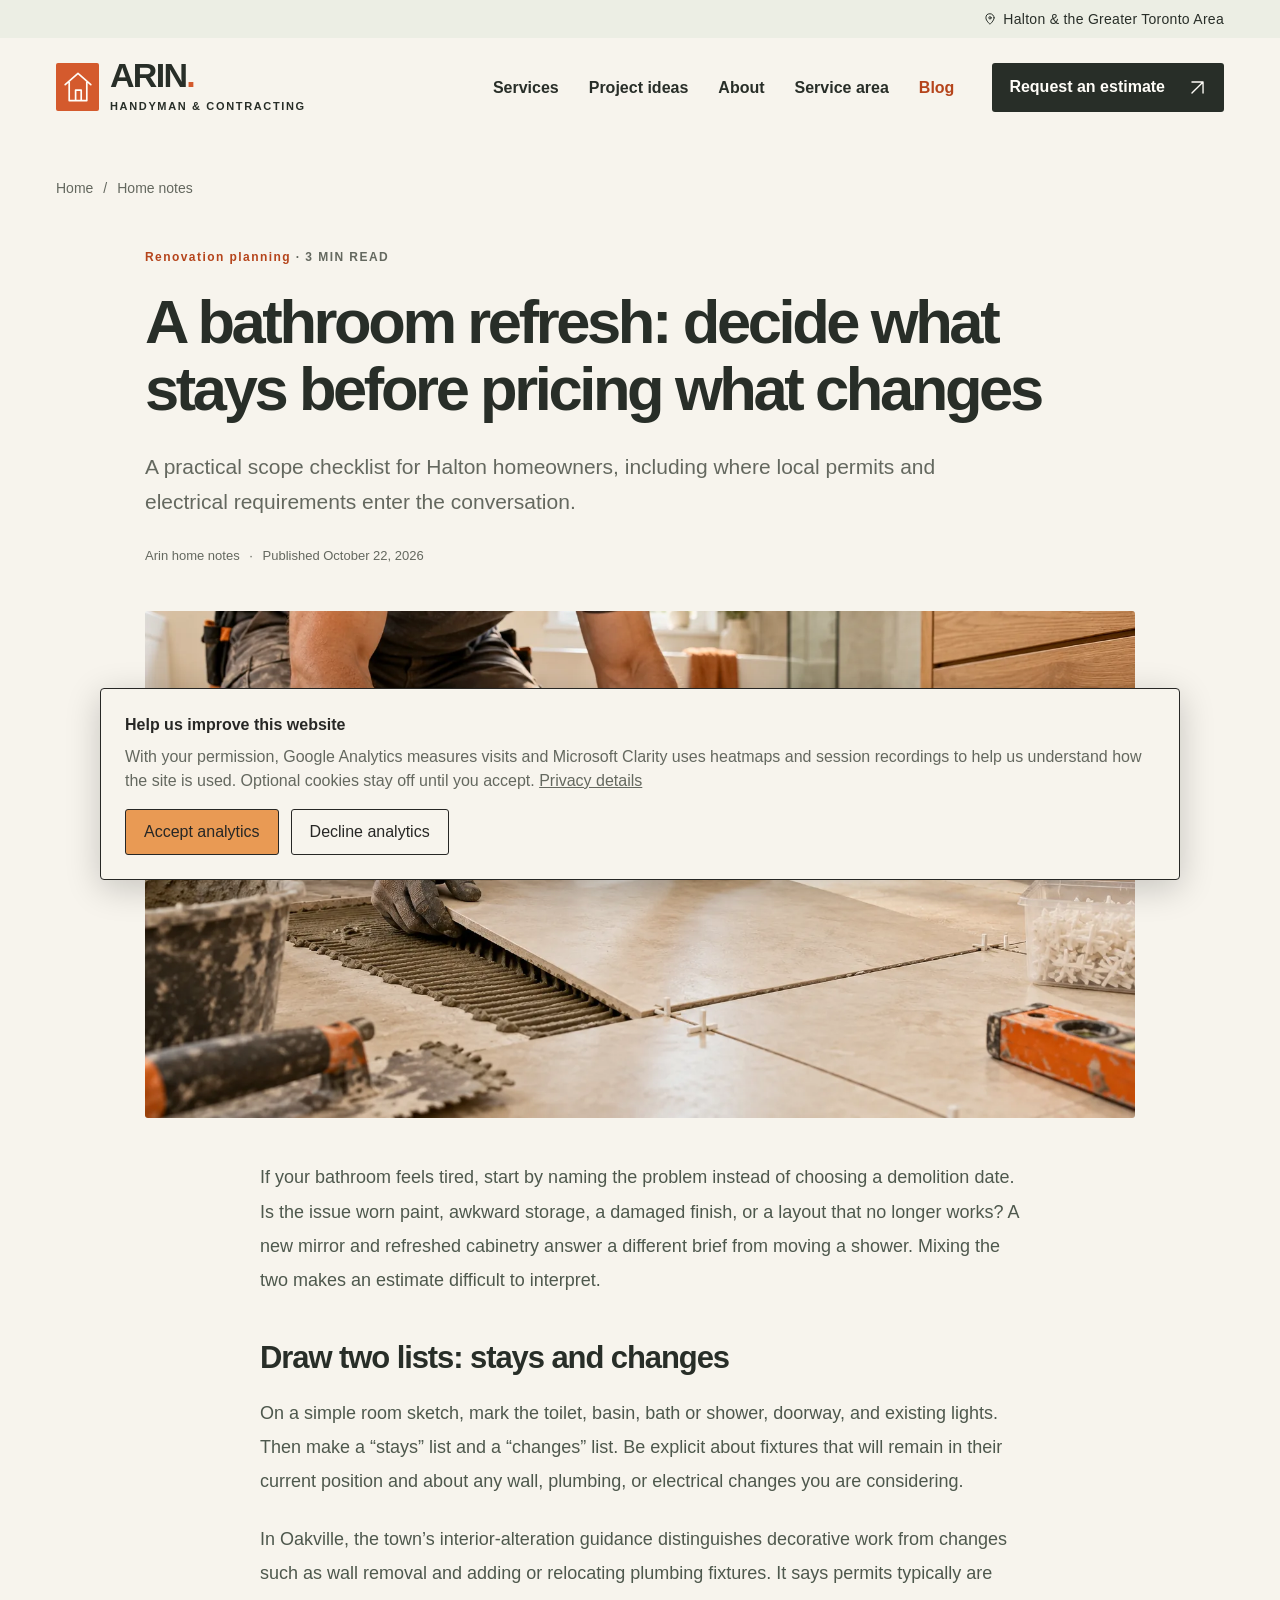
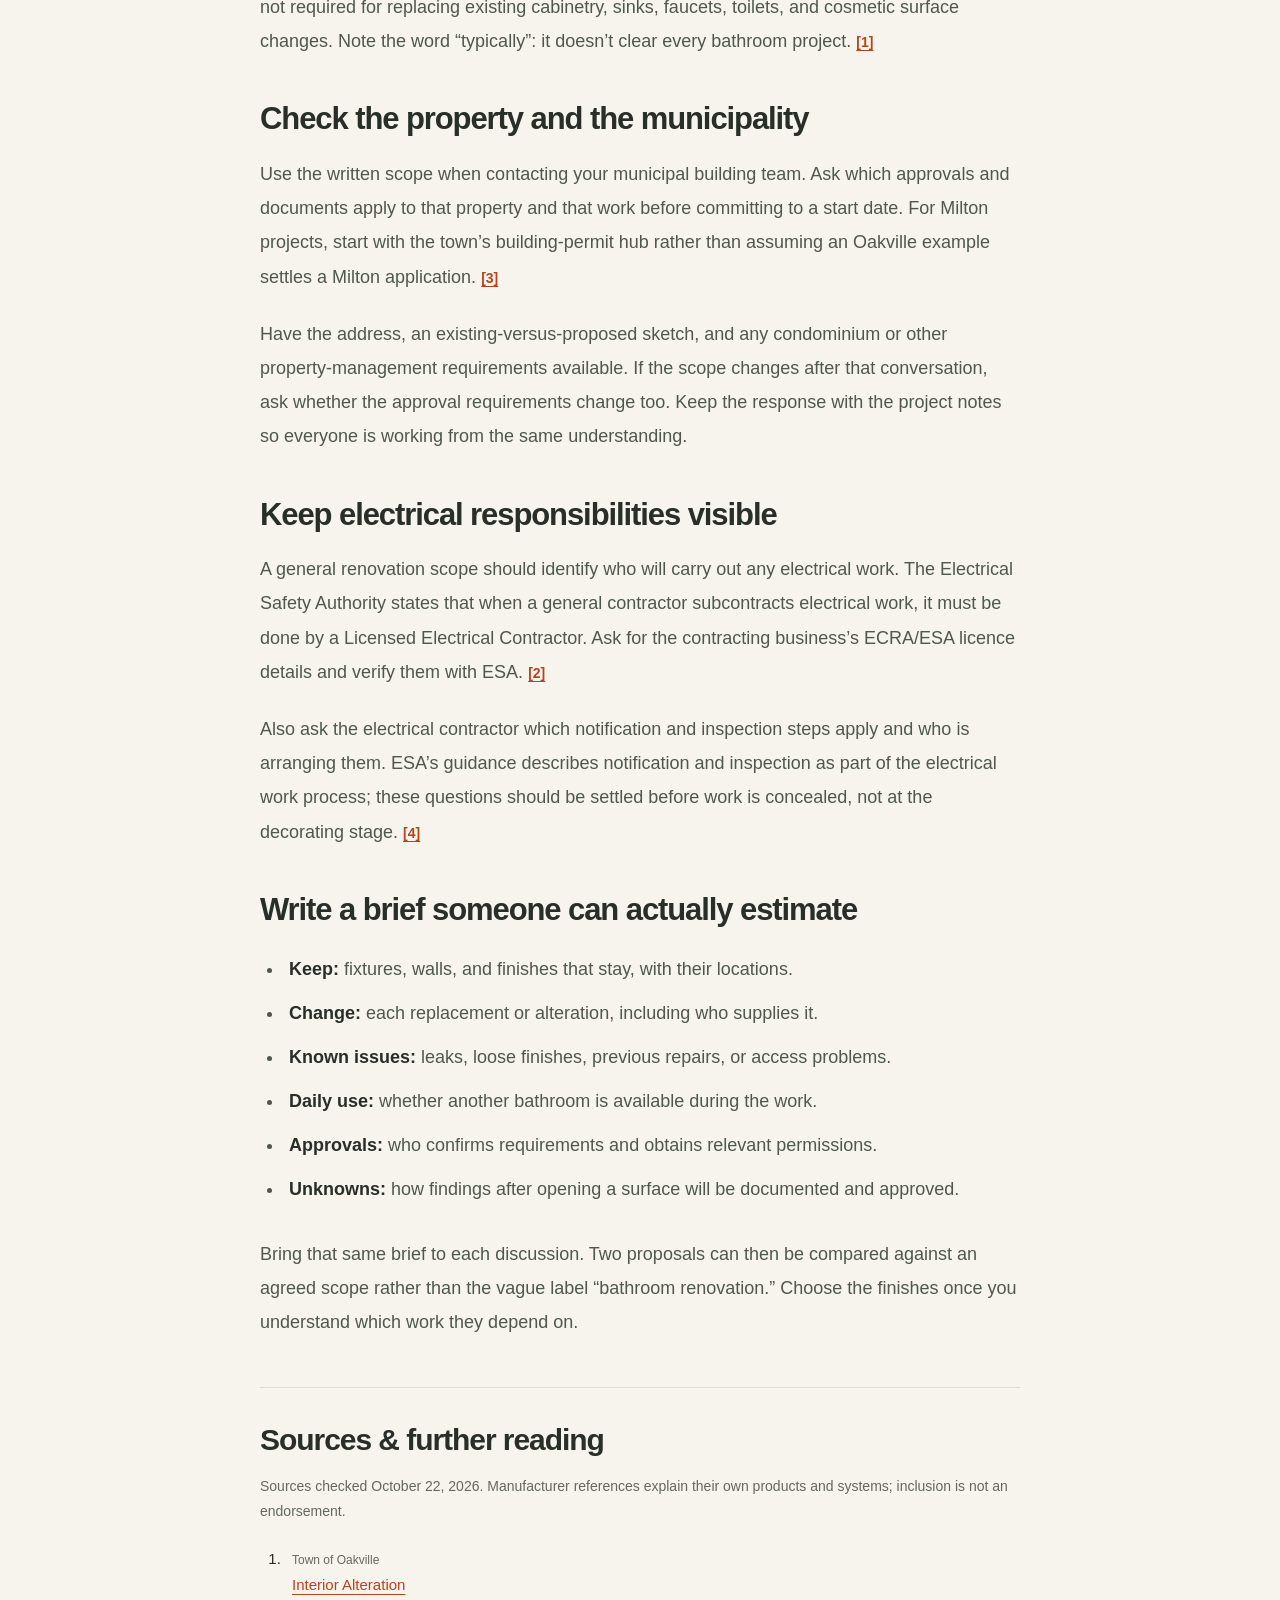
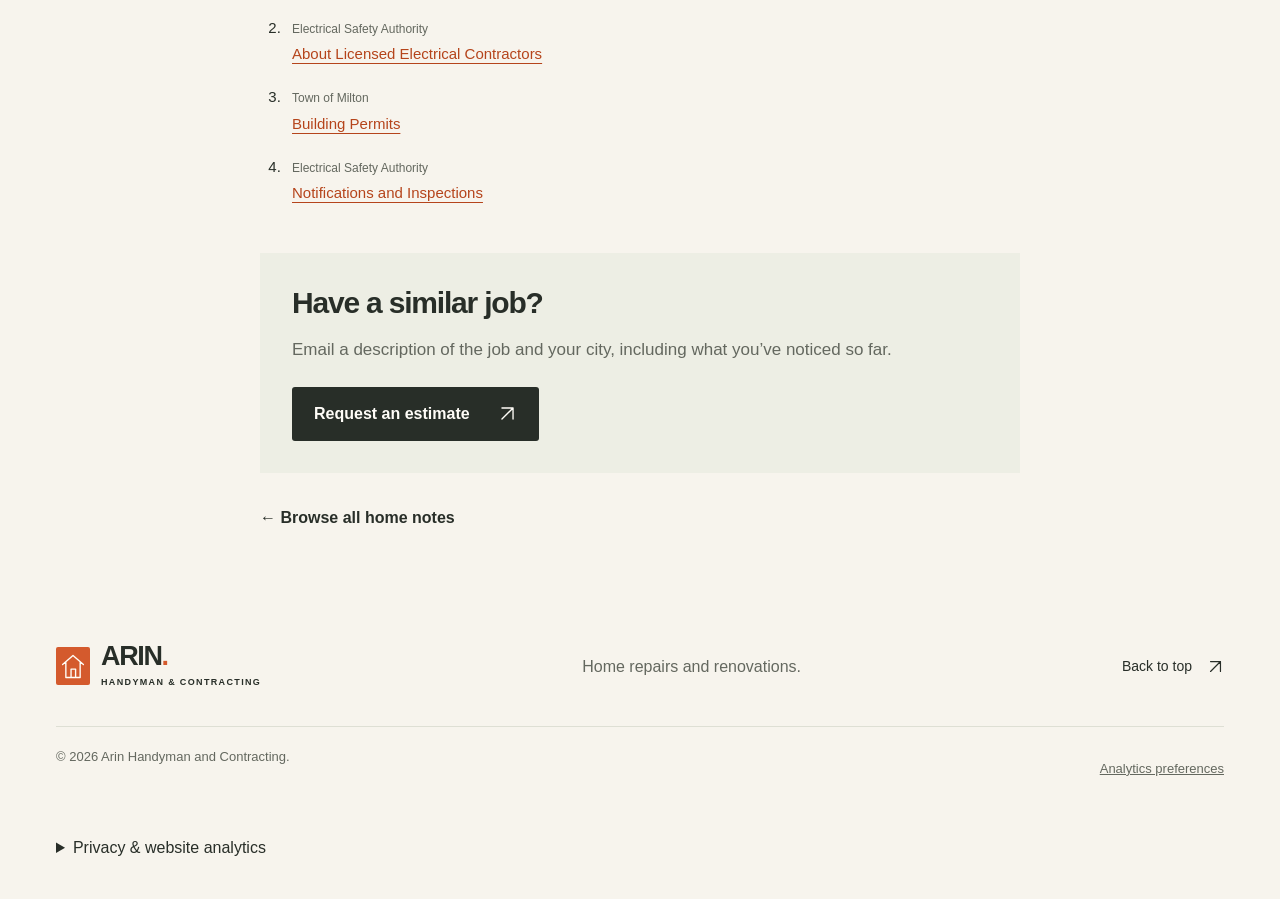
<file: site/blog/bathroom-refresh-planning-halton/index.html>
<!doctype html>
<!-- Generated by scripts/build-blog.mjs. Edit content/blog/posts.mjs, not this file. -->
<html lang="en-CA" prefix="og: https://ogp.me/ns#">
<head>
  <meta charset="utf-8"><meta name="viewport" content="width=device-width, initial-scale=1"><meta name="theme-color" content="#f7f4ed">
  <title>A bathroom refresh: decide what stays before pricing what changes | Arin Handyman and Contracting</title>
  <meta name="description" content="A practical scope checklist for Halton homeowners, including where local permits and electrical requirements enter the conversation."><link rel="canonical" href="https://arinhandyman.com/blog/bathroom-refresh-planning-halton/">
  <link rel="sitemap" type="application/xml" href="../../sitemap.xml"><link rel="describedby" type="text/plain" href="../../llms.txt">
  <meta property="og:type" content="article"><meta property="og:locale" content="en_CA"><meta property="og:site_name" content="Arin Handyman and Contracting">
  <meta property="og:title" content="A bathroom refresh: decide what stays before pricing what changes"><meta property="og:description" content="A practical scope checklist for Halton homeowners, including where local permits and electrical requirements enter the conversation."><meta property="og:url" content="https://arinhandyman.com/blog/bathroom-refresh-planning-halton/">
  <meta property="og:image" content="https://arinhandyman.com/assets/social-preview-v4.jpg"><meta property="og:image:secure_url" content="https://arinhandyman.com/assets/social-preview-v4.jpg"><meta property="og:image:type" content="image/jpeg"><meta property="og:image:width" content="1200"><meta property="og:image:height" content="630">
  <meta property="og:image:alt" content="Arin Handyman and Contracting — Home repairs and renovations across Halton and the Greater Toronto Area.">
  <meta property="article:published_time" content="2026-10-22"><meta property="article:modified_time" content="2026-10-22">
  <meta name="twitter:card" content="summary_large_image"><meta name="twitter:title" content="A bathroom refresh: decide what stays before pricing what changes"><meta name="twitter:description" content="A practical scope checklist for Halton homeowners, including where local permits and electrical requirements enter the conversation."><meta name="twitter:image" content="https://arinhandyman.com/assets/social-preview-v4.jpg"><meta name="twitter:image:alt" content="Arin Handyman and Contracting — Home repairs and renovations across Halton and the Greater Toronto Area.">
  <link rel="icon" href="../../assets/favicon.svg" type="image/svg+xml"><link rel="stylesheet" href="../../styles.css?v=11"><link rel="stylesheet" href="../../blog/blog.css?v=3"><script src="../../script.js?v=5" defer></script>
  <script src="../../analytics.js?v=1" defer></script>
  <script type="application/ld+json">{"@context":"https://schema.org","@type":"BlogPosting","headline":"A bathroom refresh: decide what stays before pricing what changes","description":"A practical scope checklist for Halton homeowners, including where local permits and electrical requirements enter the conversation.","datePublished":"2026-10-22","dateModified":"2026-10-22","mainEntityOfPage":"https://arinhandyman.com/blog/bathroom-refresh-planning-halton/","image":"https://arinhandyman.com/assets/tiling.webp","author":{"@type":"Organization","name":"Arin Handyman and Contracting"},"publisher":{"@type":"Organization","name":"Arin Handyman and Contracting","url":"https://arinhandyman.com/"},"citation":["https://www.oakville.ca/home-environment/building-renovations/building-permits-inspections/construction-projects/interior-alteration/","https://esasafe.com/hiring-an-electrician-or-contractor/","https://www.milton.ca/business-development/building-and-renovating/building-permits/","https://esasafe.com/compliance/what-you-need-to-know/"]}</script>
</head>
<body class="blog-page"><a class="skip-link" href="#main">Skip to content</a>
<svg
      class="icon-definitions"
      xmlns="http://www.w3.org/2000/svg"
      aria-hidden="true"
    >
      <defs>
        <symbol id="i-arrow" viewBox="0 0 24 24">
          <path d="M4 12h15M13 5l7 7-7 7" />
        </symbol>
        <symbol id="i-diagonal" viewBox="0 0 24 24">
          <path d="M5 19 19 5M5 5h14v14" />
        </symbol>
        <symbol id="i-pin" viewBox="0 0 24 24">
          <path d="M19 10c0 5-7 11-7 11S5 15 5 10a7 7 0 1 1 14 0Z" />
          <circle cx="12" cy="10" r="2" />
        </symbol>
        <symbol id="i-hammer" viewBox="0 0 32 32">
          <path d="m5 25 12-12 4 4L9 29zM15 7l6-5 8 8-5 6-4-4-3 3-4-4 3-3z" />
        </symbol>
        <symbol id="i-wall" viewBox="0 0 32 32">
          <path d="M4 5h24v22H4zM4 16h24M15 5v11M11 16v11M23 16v11" />
        </symbol>
        <symbol id="i-paint" viewBox="0 0 32 32">
          <rect x="3" y="4" width="21" height="10" rx="2" />
          <path d="M24 9h4v11H15v4M12 24h6v6h-6z" />
        </symbol>
        <symbol id="i-carpentry" viewBox="0 0 32 32">
          <path d="M5 27V6h22v21H5zM5 11h22M16 11v16M12 17v4M20 17v4" />
        </symbol>
        <symbol id="i-floor" viewBox="0 0 32 32">
          <path
            d="m16 3 13 13-13 13L3 16zM9.5 9.5l13 13M9.5 22.5l13-13M6 19l13-13M13 26l13-13"
          />
        </symbol>
        <symbol id="i-framing" viewBox="0 0 32 32">
          <path d="M4 5h24M4 27h24M7 5v22M13 5v22M19 5v22M25 5v22" />
        </symbol>
        <symbol id="i-home" viewBox="0 0 32 32">
          <path d="M3 15 16 4l13 11M7 12v16h18V12M13 28V18h6v10" />
        </symbol>
        <symbol id="i-email" viewBox="0 0 24 24">
          <rect x="3" y="5" width="18" height="14" rx="2" />
          <path d="m3 7 9 6 9-6" />
        </symbol>
        <symbol id="i-phone" viewBox="0 0 24 24">
          <path d="m6 3 4 5-2 3a15 15 0 0 0 5 5l3-2 5 4-2 3C10 22 2 14 3 5z" />
        </symbol>
      </defs>
    </svg>
<div class="utility-bar">
      <div class="container utility-content">
        <span
          ><svg aria-hidden="true" focusable="false" class="icon tiny">
            <use href="#i-pin" />
          </svg>
          Halton &amp; the Greater Toronto Area</span
        >
      </div>
    </div>
    <header class="site-header">
      <div class="container header-inner">
        <a
          href="../../index.html#home"
          class="brand"
          aria-label="Arin Handyman and Contracting home"
          ><span class="brand-mark" aria-hidden="true"
            ><svg aria-hidden="true" focusable="false" viewBox="0 0 40 44">
              <path
                d="M4 19 20 5l16 14M9 16v23h22V16M17 39V26h7v13"
              /></svg></span
          ><span class="brand-type"
            ><strong>ARIN<span class="brand-dot">.</span></strong
            ><span>HANDYMAN &amp; CONTRACTING</span></span
          ></a
        >
        <button
          class="menu-toggle"
          type="button"
          aria-expanded="false"
          aria-controls="primary-navigation"
          aria-label="Open navigation"
        >
          <span></span><span></span>
        </button>
        <nav id="primary-navigation" aria-label="Main navigation">
          <a href="../../index.html#services">Services</a
          ><a href="../../index.html#inspiration">Project ideas</a><a href="../../index.html#about">About</a
          ><a href="../../index.html#areas">Service area</a><a href="../../blog/" aria-current="page">Blog</a
          ><a class="button button-dark header-cta" href="../../index.html#contact"
            >Request an estimate
            <svg aria-hidden="true" focusable="false" class="icon">
              <use href="#i-diagonal" /></svg
          ></a>
        </nav>
      </div>
    </header>
<main id="main"><article class="article-shell container">
  <nav class="breadcrumbs" aria-label="Breadcrumb"><a href="../../index.html">Home</a><span aria-hidden="true">/</span><a href="../">Home notes</a></nav>
  <header class="article-heading"><p class="eyebrow">Renovation planning <span>· 3 MIN READ</span></p><h1>A bathroom refresh: decide what stays before pricing what changes</h1><p class="article-lede">A practical scope checklist for Halton homeowners, including where local permits and electrical requirements enter the conversation.</p><p class="article-dates">Arin home notes <span>·</span> Published <time datetime="2026-10-22">October 22, 2026</time></p></header>
  <figure class="article-image"><img src="../../assets/tiling.webp" alt="A tiler working beside a natural oak bathroom vanity." width="1536" height="1024"></figure>
  <div class="article-reading"><div class="article-body">
      <p>If your bathroom feels tired, start by naming the problem instead of choosing a demolition date. Is the issue worn paint, awkward storage, a damaged finish, or a layout that no longer works? A new mirror and refreshed cabinetry answer a different brief from moving a shower. Mixing the two makes an estimate difficult to interpret.</p>
      <h2>Draw two lists: stays and changes</h2>
      <p>On a simple room sketch, mark the toilet, basin, bath or shower, doorway, and existing lights. Then make a “stays” list and a “changes” list. Be explicit about fixtures that will remain in their current position and about any wall, plumbing, or electrical changes you are considering.</p>
      <p>In Oakville, the town’s interior-alteration guidance distinguishes decorative work from changes such as wall removal and adding or relocating plumbing fixtures. It says permits typically are not required for replacing existing cabinetry, sinks, faucets, toilets, and cosmetic surface changes. Note the word “typically”: it doesn’t clear every bathroom project. <a class="citation" href="#source-1" aria-label="Read source 1">[1]</a></p>
      <h2>Check the property and the municipality</h2>
      <p>Use the written scope when contacting your municipal building team. Ask which approvals and documents apply to that property and that work before committing to a start date. For Milton projects, start with the town’s building-permit hub rather than assuming an Oakville example settles a Milton application. <a class="citation" href="#source-3" aria-label="Read source 3">[3]</a></p>
      <p>Have the address, an existing-versus-proposed sketch, and any condominium or other property-management requirements available. If the scope changes after that conversation, ask whether the approval requirements change too. Keep the response with the project notes so everyone is working from the same understanding.</p>
      <h2>Keep electrical responsibilities visible</h2>
      <p>A general renovation scope should identify who will carry out any electrical work. The Electrical Safety Authority states that when a general contractor subcontracts electrical work, it must be done by a Licensed Electrical Contractor. Ask for the contracting business’s ECRA/ESA licence details and verify them with ESA. <a class="citation" href="#source-2" aria-label="Read source 2">[2]</a></p>
      <p>Also ask the electrical contractor which notification and inspection steps apply and who is arranging them. ESA’s guidance describes notification and inspection as part of the electrical work process; these questions should be settled before work is concealed, not at the decorating stage. <a class="citation" href="#source-4" aria-label="Read source 4">[4]</a></p>
      <h2>Write a brief someone can actually estimate</h2>
      <ul><li><strong>Keep:</strong> fixtures, walls, and finishes that stay, with their locations.</li><li><strong>Change:</strong> each replacement or alteration, including who supplies it.</li><li><strong>Known issues:</strong> leaks, loose finishes, previous repairs, or access problems.</li><li><strong>Daily use:</strong> whether another bathroom is available during the work.</li><li><strong>Approvals:</strong> who confirms requirements and obtains relevant permissions.</li><li><strong>Unknowns:</strong> how findings after opening a surface will be documented and approved.</li></ul>
      <p>Bring that same brief to each discussion. Two proposals can then be compared against an agreed scope rather than the vague label “bathroom renovation.” Choose the finishes once you understand which work they depend on.</p>
    </div>
  <section class="article-sources" aria-labelledby="sources-title"><h2 id="sources-title">Sources &amp; further reading</h2><p>Sources checked <time datetime="2026-10-22">October 22, 2026</time>. Manufacturer references explain their own products and systems; inclusion is not an endorsement.</p><ol><li id="source-1"><span>Town of Oakville</span><a href="https://www.oakville.ca/home-environment/building-renovations/building-permits-inspections/construction-projects/interior-alteration/">Interior Alteration</a></li>
<li id="source-2"><span>Electrical Safety Authority</span><a href="https://esasafe.com/hiring-an-electrician-or-contractor/">About Licensed Electrical Contractors</a></li>
<li id="source-3"><span>Town of Milton</span><a href="https://www.milton.ca/business-development/building-and-renovating/building-permits/">Building Permits</a></li>
<li id="source-4"><span>Electrical Safety Authority</span><a href="https://esasafe.com/compliance/what-you-need-to-know/">Notifications and Inspections</a></li></ol></section>
  <div class="article-next-step"><h2>Have a similar job?</h2><p>Email a description of the job and your city, including what you’ve noticed so far.</p><a class="button button-dark" href="../../index.html#contact">Request an estimate <svg class="icon" aria-hidden="true" focusable="false"><use href="#i-diagonal"/></svg></a></div>
  <nav class="article-back" aria-label="More articles"><a class="text-link" href="../">← Browse all home notes</a></nav>
  </div></article></main>
<footer class="site-footer">
      <div class="container footer-main">
        <a
          href="../../index.html#home"
          class="brand footer-brand"
          aria-label="Arin Handyman and Contracting, back to top"
          ><span class="brand-mark" aria-hidden="true"
            ><svg aria-hidden="true" focusable="false" viewBox="0 0 40 44">
              <path
                d="M4 19 20 5l16 14M9 16v23h22V16M17 39V26h7v13"
              /></svg></span
          ><span class="brand-type"
            ><strong>ARIN<span class="brand-dot">.</span></strong
            ><span>HANDYMAN &amp; CONTRACTING</span></span
          ></a
        >
        <p>Home repairs and renovations.</p>
        <a class="back-top" href="#main"
          >Back to top
          <svg aria-hidden="true" focusable="false" class="icon">
            <use href="#i-diagonal" /></svg
        ></a>
      </div>
      <div class="container footer-bottom">
        <span>© <span id="year">2026</span> Arin Handyman and Contracting.</span>
        <button type="button" class="analytics-settings" data-analytics-settings>Analytics preferences</button>
      </div>
      <details class="container privacy-details" id="privacy-details">
        <summary>Privacy &amp; website analytics</summary>
        <p>Arin Handyman and Contracting uses Google Analytics to understand visits, pages viewed, and traffic sources. With your permission, Microsoft Clarity captures interactions through behavioural metrics, heatmaps, and session replay to help improve this website. These services use cookies and process device, browser, and usage data. Microsoft may also process this data as described in its privacy statement. We do not send enquiry emails or phone conversations to these services.</p>
        <p>Optional analytics loads only after you select “Accept analytics”. Declining leaves the website fully usable. Your choice is saved in this browser for 180 days; use “Analytics preferences” to change it or withdraw permission. Withdrawing stops future collection and clears this site's analytics cookies; it does not erase data already collected by the providers.</p>
        <p>Learn how providers use data: <a href="https://policies.google.com/technologies/partner-sites">Google</a> and <a href="https://privacy.microsoft.com/privacystatement">Microsoft</a>. Hosting is provided by GitHub Pages, which may log connection information to operate the site; see <a href="https://docs.github.com/en/site-policy/privacy-policies/github-general-privacy-statement">GitHub’s privacy statement</a>. Questions about this website: <a href="mailto:arin@youssefian.com">arin@youssefian.com</a>.</p>
      </details>
    </footer>
</body></html>
</file>
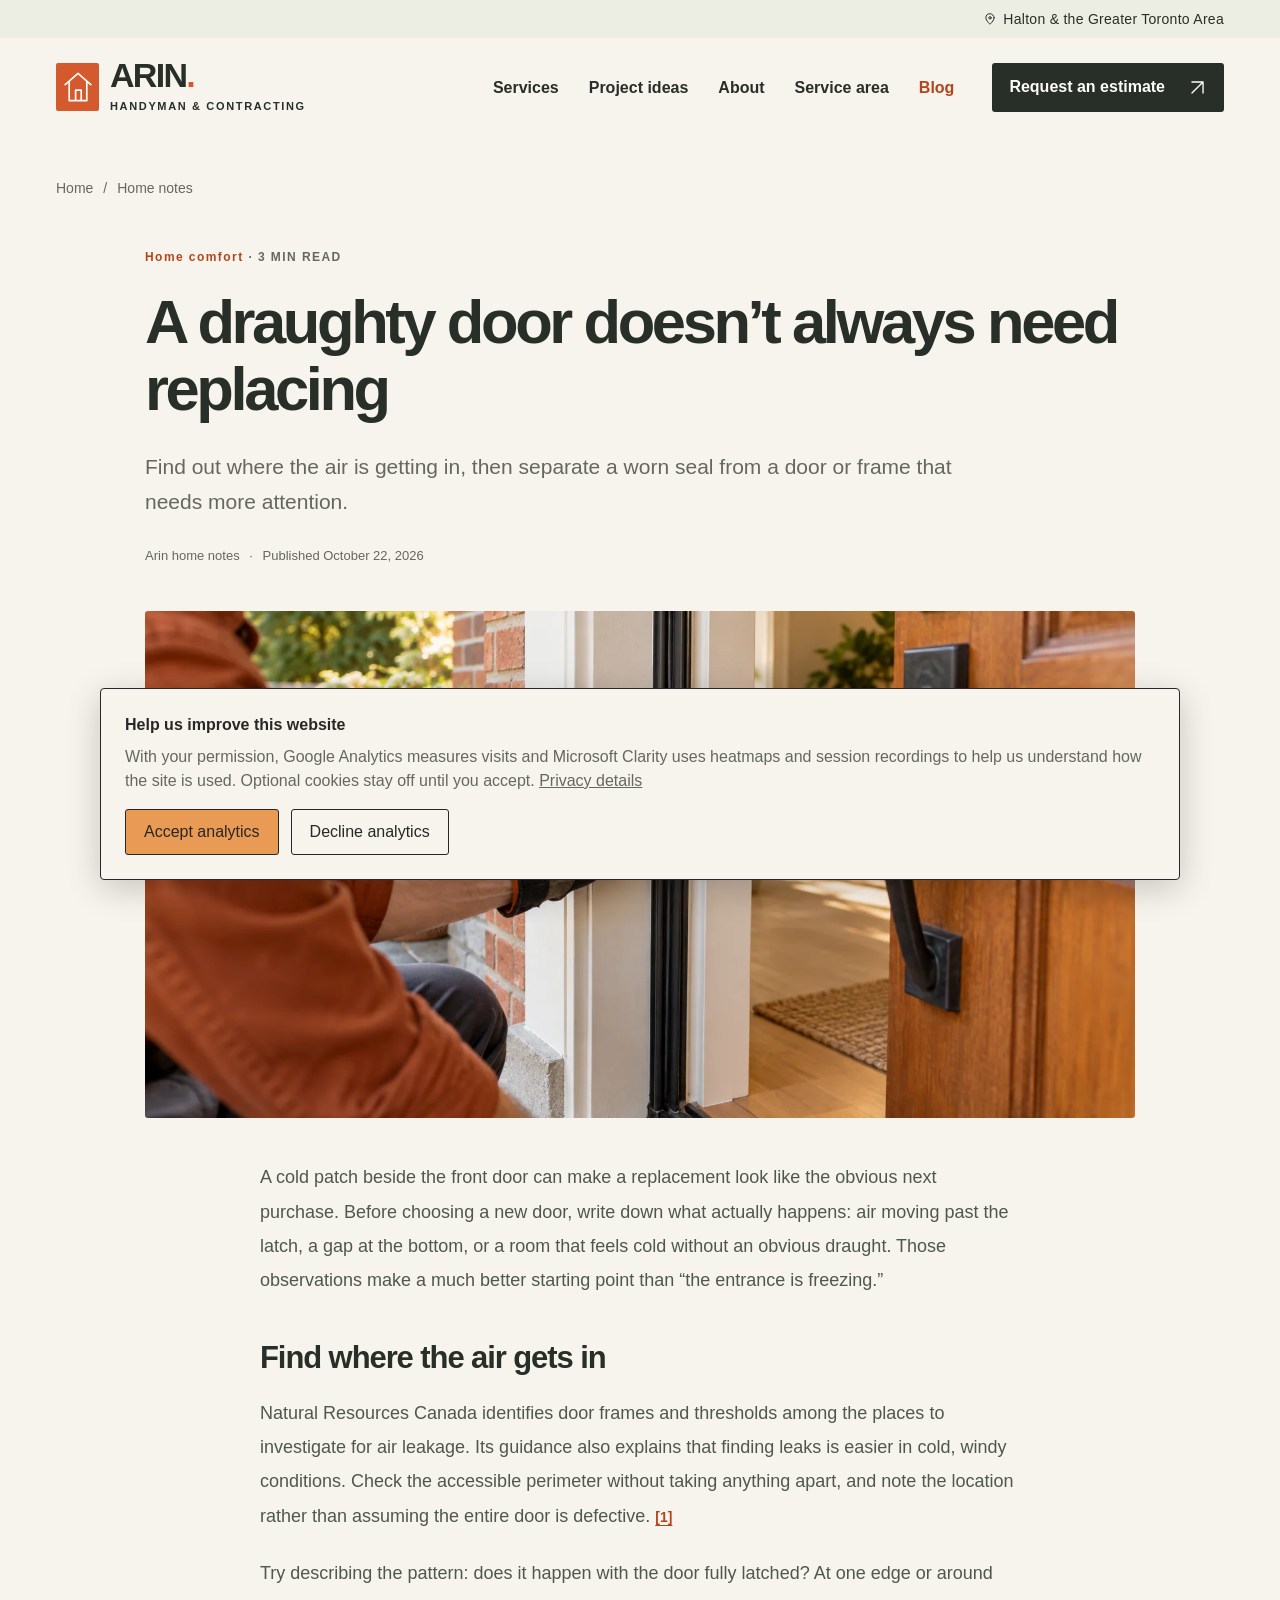
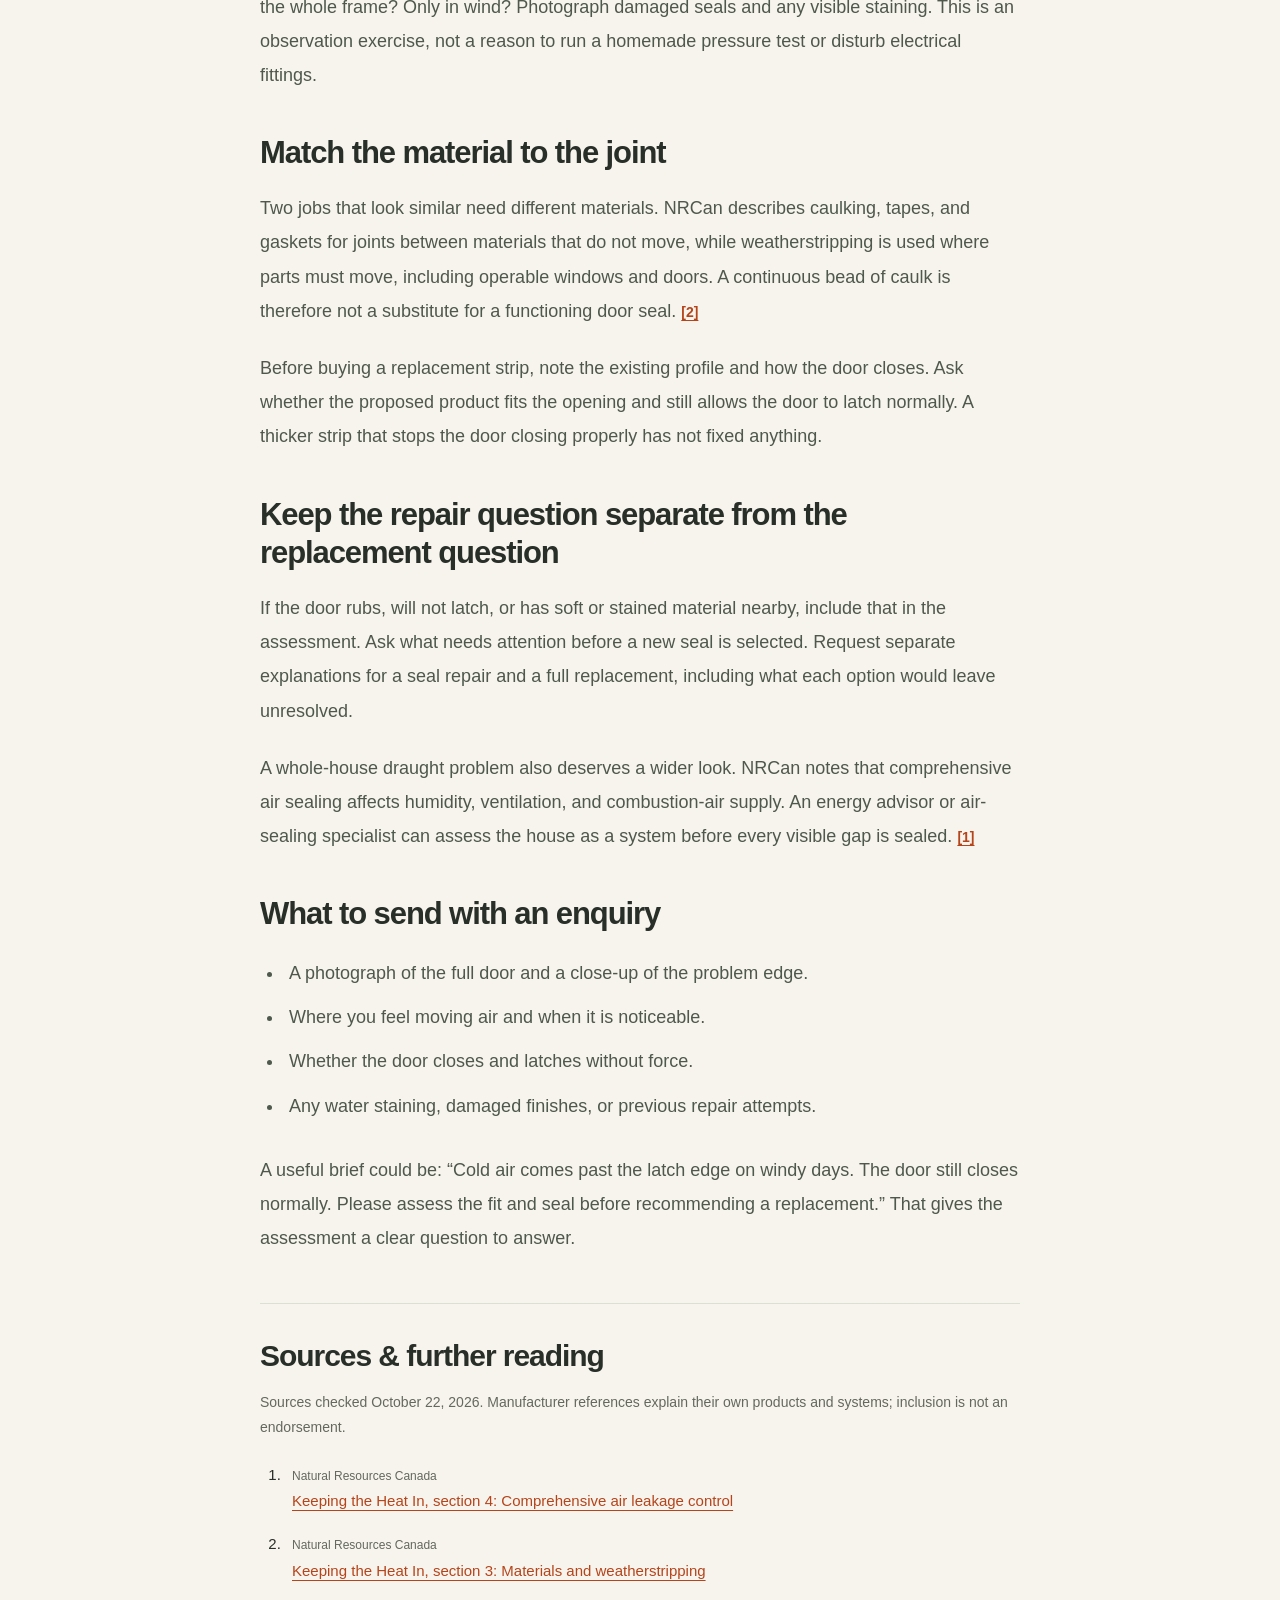
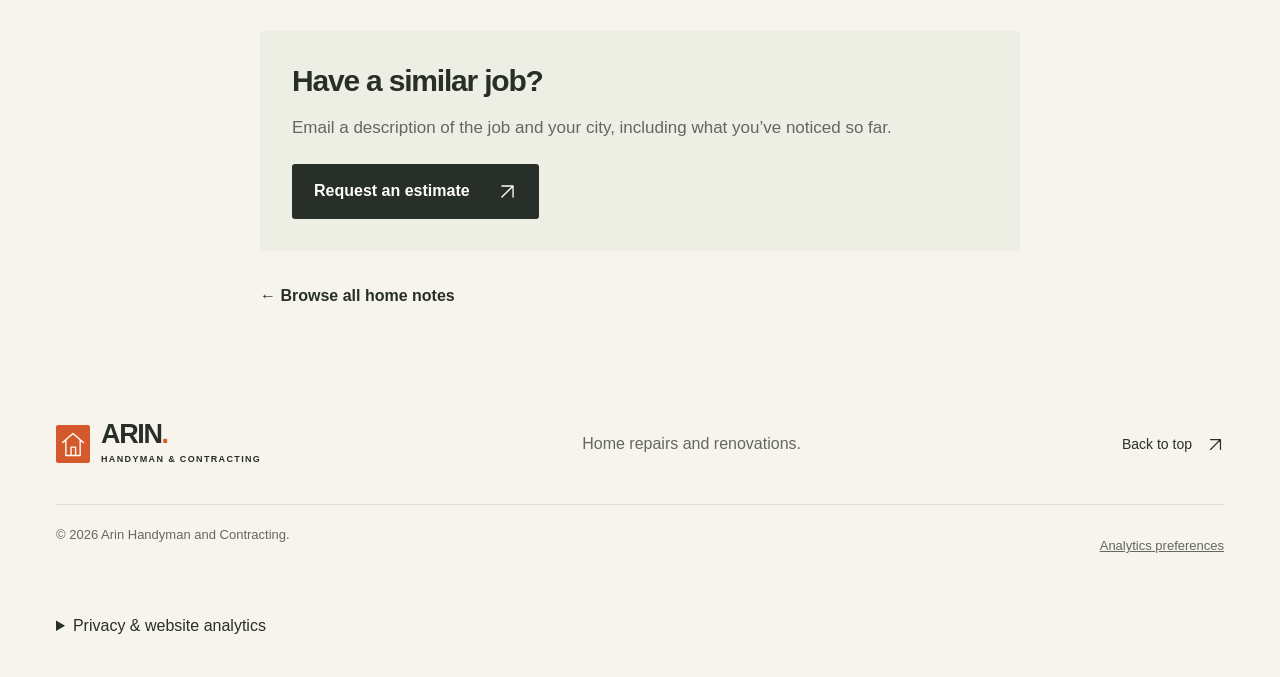
<file: site/blog/draughty-door-repair-or-replace/index.html>
<!doctype html>
<!-- Generated by scripts/build-blog.mjs. Edit content/blog/posts.mjs, not this file. -->
<html lang="en-CA" prefix="og: https://ogp.me/ns#">
<head>
  <meta charset="utf-8"><meta name="viewport" content="width=device-width, initial-scale=1"><meta name="theme-color" content="#f7f4ed">
  <title>A draughty door doesn’t always need replacing | Arin Handyman and Contracting</title>
  <meta name="description" content="Find out where the air is getting in, then separate a worn seal from a door or frame that needs more attention."><link rel="canonical" href="https://arinhandyman.com/blog/draughty-door-repair-or-replace/">
  <link rel="sitemap" type="application/xml" href="../../sitemap.xml"><link rel="describedby" type="text/plain" href="../../llms.txt">
  <meta property="og:type" content="article"><meta property="og:locale" content="en_CA"><meta property="og:site_name" content="Arin Handyman and Contracting">
  <meta property="og:title" content="A draughty door doesn’t always need replacing"><meta property="og:description" content="Find out where the air is getting in, then separate a worn seal from a door or frame that needs more attention."><meta property="og:url" content="https://arinhandyman.com/blog/draughty-door-repair-or-replace/">
  <meta property="og:image" content="https://arinhandyman.com/assets/social-preview-v4.jpg"><meta property="og:image:secure_url" content="https://arinhandyman.com/assets/social-preview-v4.jpg"><meta property="og:image:type" content="image/jpeg"><meta property="og:image:width" content="1200"><meta property="og:image:height" content="630">
  <meta property="og:image:alt" content="Arin Handyman and Contracting — Home repairs and renovations across Halton and the Greater Toronto Area.">
  <meta property="article:published_time" content="2026-10-22"><meta property="article:modified_time" content="2026-10-22">
  <meta name="twitter:card" content="summary_large_image"><meta name="twitter:title" content="A draughty door doesn’t always need replacing"><meta name="twitter:description" content="Find out where the air is getting in, then separate a worn seal from a door or frame that needs more attention."><meta name="twitter:image" content="https://arinhandyman.com/assets/social-preview-v4.jpg"><meta name="twitter:image:alt" content="Arin Handyman and Contracting — Home repairs and renovations across Halton and the Greater Toronto Area.">
  <link rel="icon" href="../../assets/favicon.svg" type="image/svg+xml"><link rel="stylesheet" href="../../styles.css?v=11"><link rel="stylesheet" href="../../blog/blog.css?v=3"><script src="../../script.js?v=5" defer></script>
  <script src="../../analytics.js?v=1" defer></script>
  <script type="application/ld+json">{"@context":"https://schema.org","@type":"BlogPosting","headline":"A draughty door doesn’t always need replacing","description":"Find out where the air is getting in, then separate a worn seal from a door or frame that needs more attention.","datePublished":"2026-10-22","dateModified":"2026-10-22","mainEntityOfPage":"https://arinhandyman.com/blog/draughty-door-repair-or-replace/","image":"https://arinhandyman.com/assets/door-weatherstripping.webp","author":{"@type":"Organization","name":"Arin Handyman and Contracting"},"publisher":{"@type":"Organization","name":"Arin Handyman and Contracting","url":"https://arinhandyman.com/"},"citation":["https://natural-resources.canada.ca/energy-efficiency/home-energy-efficiency/keeping-heat-section-4-comprehensive-air-leakage-control-your-home","https://natural-resources.canada.ca/energy-efficiency/home-energy-efficiency/keeping-heat-section-3-materials-insulation-house-wrap-barriers-weatherstripping"]}</script>
</head>
<body class="blog-page"><a class="skip-link" href="#main">Skip to content</a>
<svg
      class="icon-definitions"
      xmlns="http://www.w3.org/2000/svg"
      aria-hidden="true"
    >
      <defs>
        <symbol id="i-arrow" viewBox="0 0 24 24">
          <path d="M4 12h15M13 5l7 7-7 7" />
        </symbol>
        <symbol id="i-diagonal" viewBox="0 0 24 24">
          <path d="M5 19 19 5M5 5h14v14" />
        </symbol>
        <symbol id="i-pin" viewBox="0 0 24 24">
          <path d="M19 10c0 5-7 11-7 11S5 15 5 10a7 7 0 1 1 14 0Z" />
          <circle cx="12" cy="10" r="2" />
        </symbol>
        <symbol id="i-hammer" viewBox="0 0 32 32">
          <path d="m5 25 12-12 4 4L9 29zM15 7l6-5 8 8-5 6-4-4-3 3-4-4 3-3z" />
        </symbol>
        <symbol id="i-wall" viewBox="0 0 32 32">
          <path d="M4 5h24v22H4zM4 16h24M15 5v11M11 16v11M23 16v11" />
        </symbol>
        <symbol id="i-paint" viewBox="0 0 32 32">
          <rect x="3" y="4" width="21" height="10" rx="2" />
          <path d="M24 9h4v11H15v4M12 24h6v6h-6z" />
        </symbol>
        <symbol id="i-carpentry" viewBox="0 0 32 32">
          <path d="M5 27V6h22v21H5zM5 11h22M16 11v16M12 17v4M20 17v4" />
        </symbol>
        <symbol id="i-floor" viewBox="0 0 32 32">
          <path
            d="m16 3 13 13-13 13L3 16zM9.5 9.5l13 13M9.5 22.5l13-13M6 19l13-13M13 26l13-13"
          />
        </symbol>
        <symbol id="i-framing" viewBox="0 0 32 32">
          <path d="M4 5h24M4 27h24M7 5v22M13 5v22M19 5v22M25 5v22" />
        </symbol>
        <symbol id="i-home" viewBox="0 0 32 32">
          <path d="M3 15 16 4l13 11M7 12v16h18V12M13 28V18h6v10" />
        </symbol>
        <symbol id="i-email" viewBox="0 0 24 24">
          <rect x="3" y="5" width="18" height="14" rx="2" />
          <path d="m3 7 9 6 9-6" />
        </symbol>
        <symbol id="i-phone" viewBox="0 0 24 24">
          <path d="m6 3 4 5-2 3a15 15 0 0 0 5 5l3-2 5 4-2 3C10 22 2 14 3 5z" />
        </symbol>
      </defs>
    </svg>
<div class="utility-bar">
      <div class="container utility-content">
        <span
          ><svg aria-hidden="true" focusable="false" class="icon tiny">
            <use href="#i-pin" />
          </svg>
          Halton &amp; the Greater Toronto Area</span
        >
      </div>
    </div>
    <header class="site-header">
      <div class="container header-inner">
        <a
          href="../../index.html#home"
          class="brand"
          aria-label="Arin Handyman and Contracting home"
          ><span class="brand-mark" aria-hidden="true"
            ><svg aria-hidden="true" focusable="false" viewBox="0 0 40 44">
              <path
                d="M4 19 20 5l16 14M9 16v23h22V16M17 39V26h7v13"
              /></svg></span
          ><span class="brand-type"
            ><strong>ARIN<span class="brand-dot">.</span></strong
            ><span>HANDYMAN &amp; CONTRACTING</span></span
          ></a
        >
        <button
          class="menu-toggle"
          type="button"
          aria-expanded="false"
          aria-controls="primary-navigation"
          aria-label="Open navigation"
        >
          <span></span><span></span>
        </button>
        <nav id="primary-navigation" aria-label="Main navigation">
          <a href="../../index.html#services">Services</a
          ><a href="../../index.html#inspiration">Project ideas</a><a href="../../index.html#about">About</a
          ><a href="../../index.html#areas">Service area</a><a href="../../blog/" aria-current="page">Blog</a
          ><a class="button button-dark header-cta" href="../../index.html#contact"
            >Request an estimate
            <svg aria-hidden="true" focusable="false" class="icon">
              <use href="#i-diagonal" /></svg
          ></a>
        </nav>
      </div>
    </header>
<main id="main"><article class="article-shell container">
  <nav class="breadcrumbs" aria-label="Breadcrumb"><a href="../../index.html">Home</a><span aria-hidden="true">/</span><a href="../">Home notes</a></nav>
  <header class="article-heading"><p class="eyebrow">Home comfort <span>· 3 MIN READ</span></p><h1>A draughty door doesn’t always need replacing</h1><p class="article-lede">Find out where the air is getting in, then separate a worn seal from a door or frame that needs more attention.</p><p class="article-dates">Arin home notes <span>·</span> Published <time datetime="2026-10-22">October 22, 2026</time></p></header>
  <figure class="article-image"><img src="../../assets/door-weatherstripping.webp" alt="A gloved hand checking the weatherstripping on an open exterior door." width="1536" height="1024"></figure>
  <div class="article-reading"><div class="article-body">
      <p>A cold patch beside the front door can make a replacement look like the obvious next purchase. Before choosing a new door, write down what actually happens: air moving past the latch, a gap at the bottom, or a room that feels cold without an obvious draught. Those observations make a much better starting point than “the entrance is freezing.”</p>
      <h2>Find where the air gets in</h2>
      <p>Natural Resources Canada identifies door frames and thresholds among the places to investigate for air leakage. Its guidance also explains that finding leaks is easier in cold, windy conditions. Check the accessible perimeter without taking anything apart, and note the location rather than assuming the entire door is defective. <a class="citation" href="#source-1" aria-label="Read source 1">[1]</a></p>
      <p>Try describing the pattern: does it happen with the door fully latched? At one edge or around the whole frame? Only in wind? Photograph damaged seals and any visible staining. This is an observation exercise, not a reason to run a homemade pressure test or disturb electrical fittings.</p>
      <h2>Match the material to the joint</h2>
      <p>Two jobs that look similar need different materials. NRCan describes caulking, tapes, and gaskets for joints between materials that do not move, while weatherstripping is used where parts must move, including operable windows and doors. A continuous bead of caulk is therefore not a substitute for a functioning door seal. <a class="citation" href="#source-2" aria-label="Read source 2">[2]</a></p>
      <p>Before buying a replacement strip, note the existing profile and how the door closes. Ask whether the proposed product fits the opening and still allows the door to latch normally. A thicker strip that stops the door closing properly has not fixed anything.</p>
      <h2>Keep the repair question separate from the replacement question</h2>
      <p>If the door rubs, will not latch, or has soft or stained material nearby, include that in the assessment. Ask what needs attention before a new seal is selected. Request separate explanations for a seal repair and a full replacement, including what each option would leave unresolved.</p>
      <p>A whole-house draught problem also deserves a wider look. NRCan notes that comprehensive air sealing affects humidity, ventilation, and combustion-air supply. An energy advisor or air-sealing specialist can assess the house as a system before every visible gap is sealed. <a class="citation" href="#source-1" aria-label="Read source 1">[1]</a></p>
      <h2>What to send with an enquiry</h2>
      <ul><li>A photograph of the full door and a close-up of the problem edge.</li><li>Where you feel moving air and when it is noticeable.</li><li>Whether the door closes and latches without force.</li><li>Any water staining, damaged finishes, or previous repair attempts.</li></ul>
      <p>A useful brief could be: “Cold air comes past the latch edge on windy days. The door still closes normally. Please assess the fit and seal before recommending a replacement.” That gives the assessment a clear question to answer.</p>
    </div>
  <section class="article-sources" aria-labelledby="sources-title"><h2 id="sources-title">Sources &amp; further reading</h2><p>Sources checked <time datetime="2026-10-22">October 22, 2026</time>. Manufacturer references explain their own products and systems; inclusion is not an endorsement.</p><ol><li id="source-1"><span>Natural Resources Canada</span><a href="https://natural-resources.canada.ca/energy-efficiency/home-energy-efficiency/keeping-heat-section-4-comprehensive-air-leakage-control-your-home">Keeping the Heat In, section 4: Comprehensive air leakage control</a></li>
<li id="source-2"><span>Natural Resources Canada</span><a href="https://natural-resources.canada.ca/energy-efficiency/home-energy-efficiency/keeping-heat-section-3-materials-insulation-house-wrap-barriers-weatherstripping">Keeping the Heat In, section 3: Materials and weatherstripping</a></li></ol></section>
  <div class="article-next-step"><h2>Have a similar job?</h2><p>Email a description of the job and your city, including what you’ve noticed so far.</p><a class="button button-dark" href="../../index.html#contact">Request an estimate <svg class="icon" aria-hidden="true" focusable="false"><use href="#i-diagonal"/></svg></a></div>
  <nav class="article-back" aria-label="More articles"><a class="text-link" href="../">← Browse all home notes</a></nav>
  </div></article></main>
<footer class="site-footer">
      <div class="container footer-main">
        <a
          href="../../index.html#home"
          class="brand footer-brand"
          aria-label="Arin Handyman and Contracting, back to top"
          ><span class="brand-mark" aria-hidden="true"
            ><svg aria-hidden="true" focusable="false" viewBox="0 0 40 44">
              <path
                d="M4 19 20 5l16 14M9 16v23h22V16M17 39V26h7v13"
              /></svg></span
          ><span class="brand-type"
            ><strong>ARIN<span class="brand-dot">.</span></strong
            ><span>HANDYMAN &amp; CONTRACTING</span></span
          ></a
        >
        <p>Home repairs and renovations.</p>
        <a class="back-top" href="#main"
          >Back to top
          <svg aria-hidden="true" focusable="false" class="icon">
            <use href="#i-diagonal" /></svg
        ></a>
      </div>
      <div class="container footer-bottom">
        <span>© <span id="year">2026</span> Arin Handyman and Contracting.</span>
        <button type="button" class="analytics-settings" data-analytics-settings>Analytics preferences</button>
      </div>
      <details class="container privacy-details" id="privacy-details">
        <summary>Privacy &amp; website analytics</summary>
        <p>Arin Handyman and Contracting uses Google Analytics to understand visits, pages viewed, and traffic sources. With your permission, Microsoft Clarity captures interactions through behavioural metrics, heatmaps, and session replay to help improve this website. These services use cookies and process device, browser, and usage data. Microsoft may also process this data as described in its privacy statement. We do not send enquiry emails or phone conversations to these services.</p>
        <p>Optional analytics loads only after you select “Accept analytics”. Declining leaves the website fully usable. Your choice is saved in this browser for 180 days; use “Analytics preferences” to change it or withdraw permission. Withdrawing stops future collection and clears this site's analytics cookies; it does not erase data already collected by the providers.</p>
        <p>Learn how providers use data: <a href="https://policies.google.com/technologies/partner-sites">Google</a> and <a href="https://privacy.microsoft.com/privacystatement">Microsoft</a>. Hosting is provided by GitHub Pages, which may log connection information to operate the site; see <a href="https://docs.github.com/en/site-policy/privacy-policies/github-general-privacy-statement">GitHub’s privacy statement</a>. Questions about this website: <a href="mailto:arin@youssefian.com">arin@youssefian.com</a>.</p>
      </details>
    </footer>
</body></html>
</file>
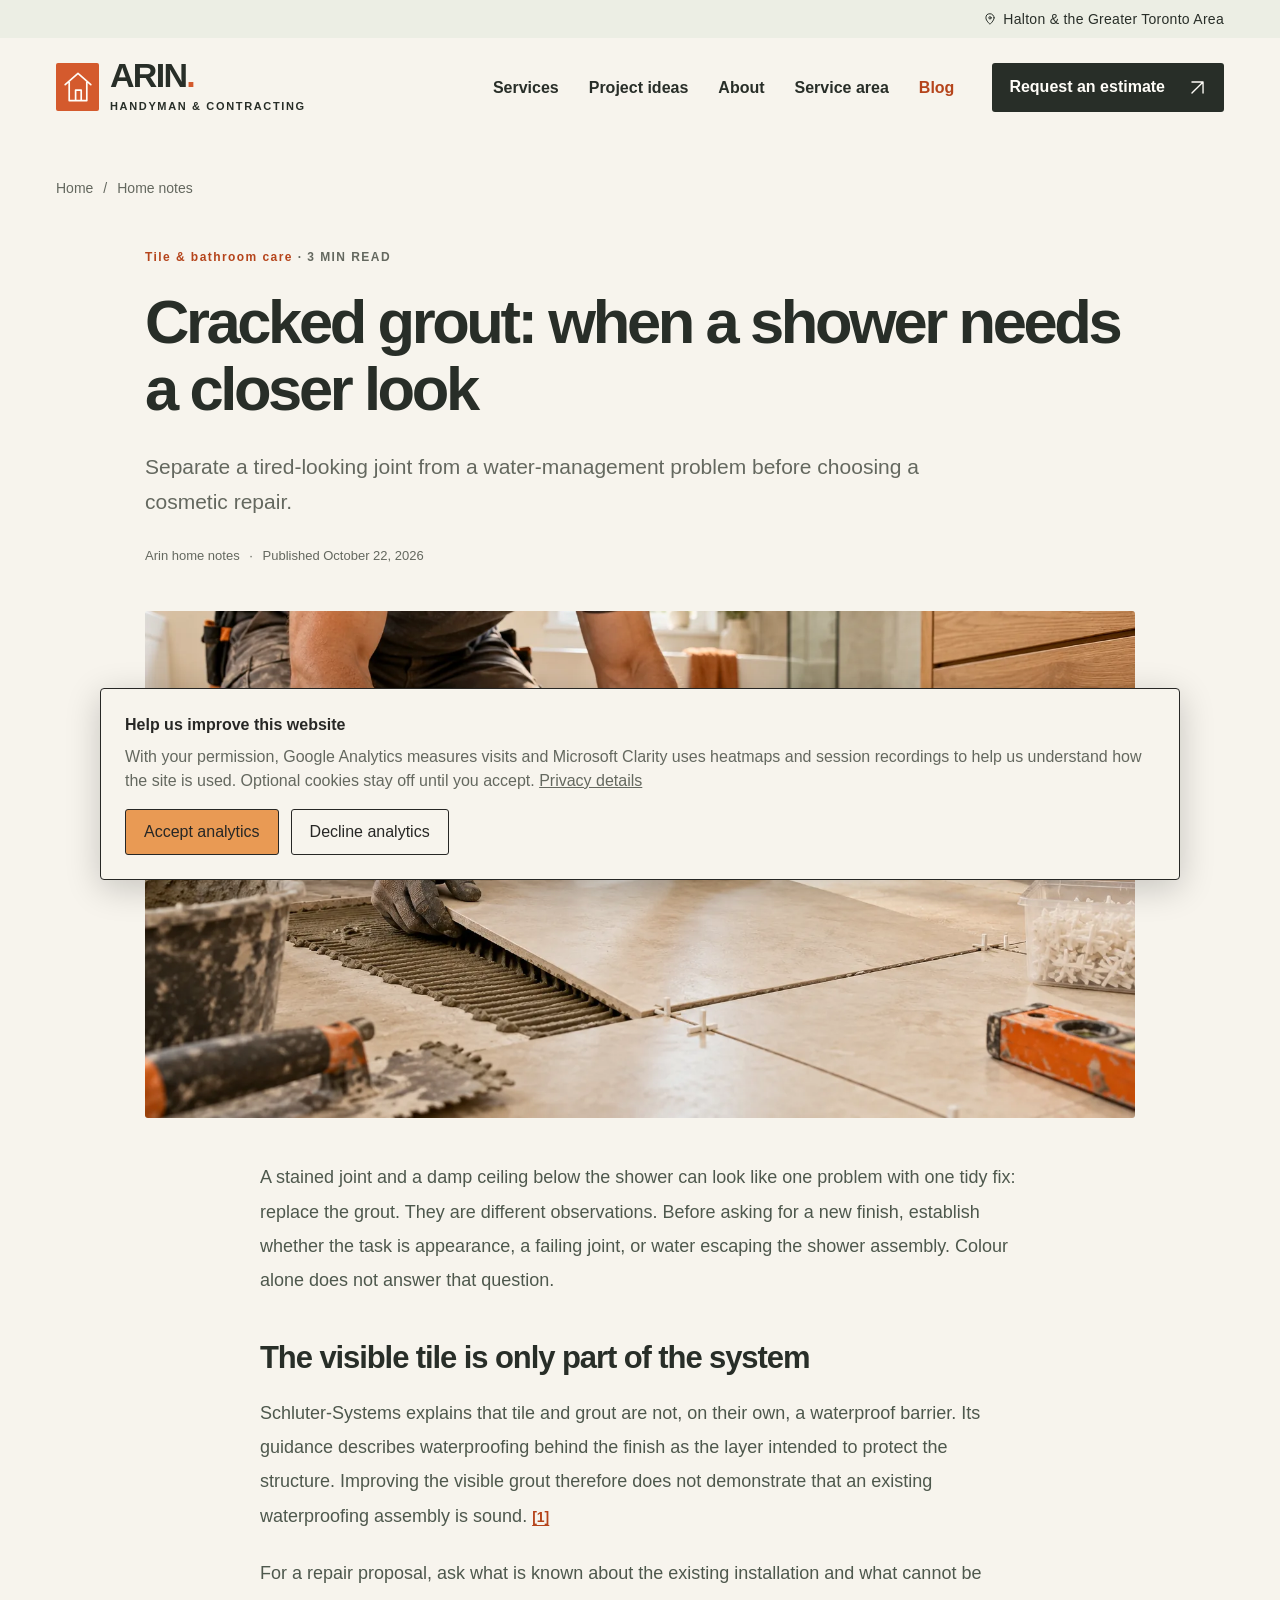
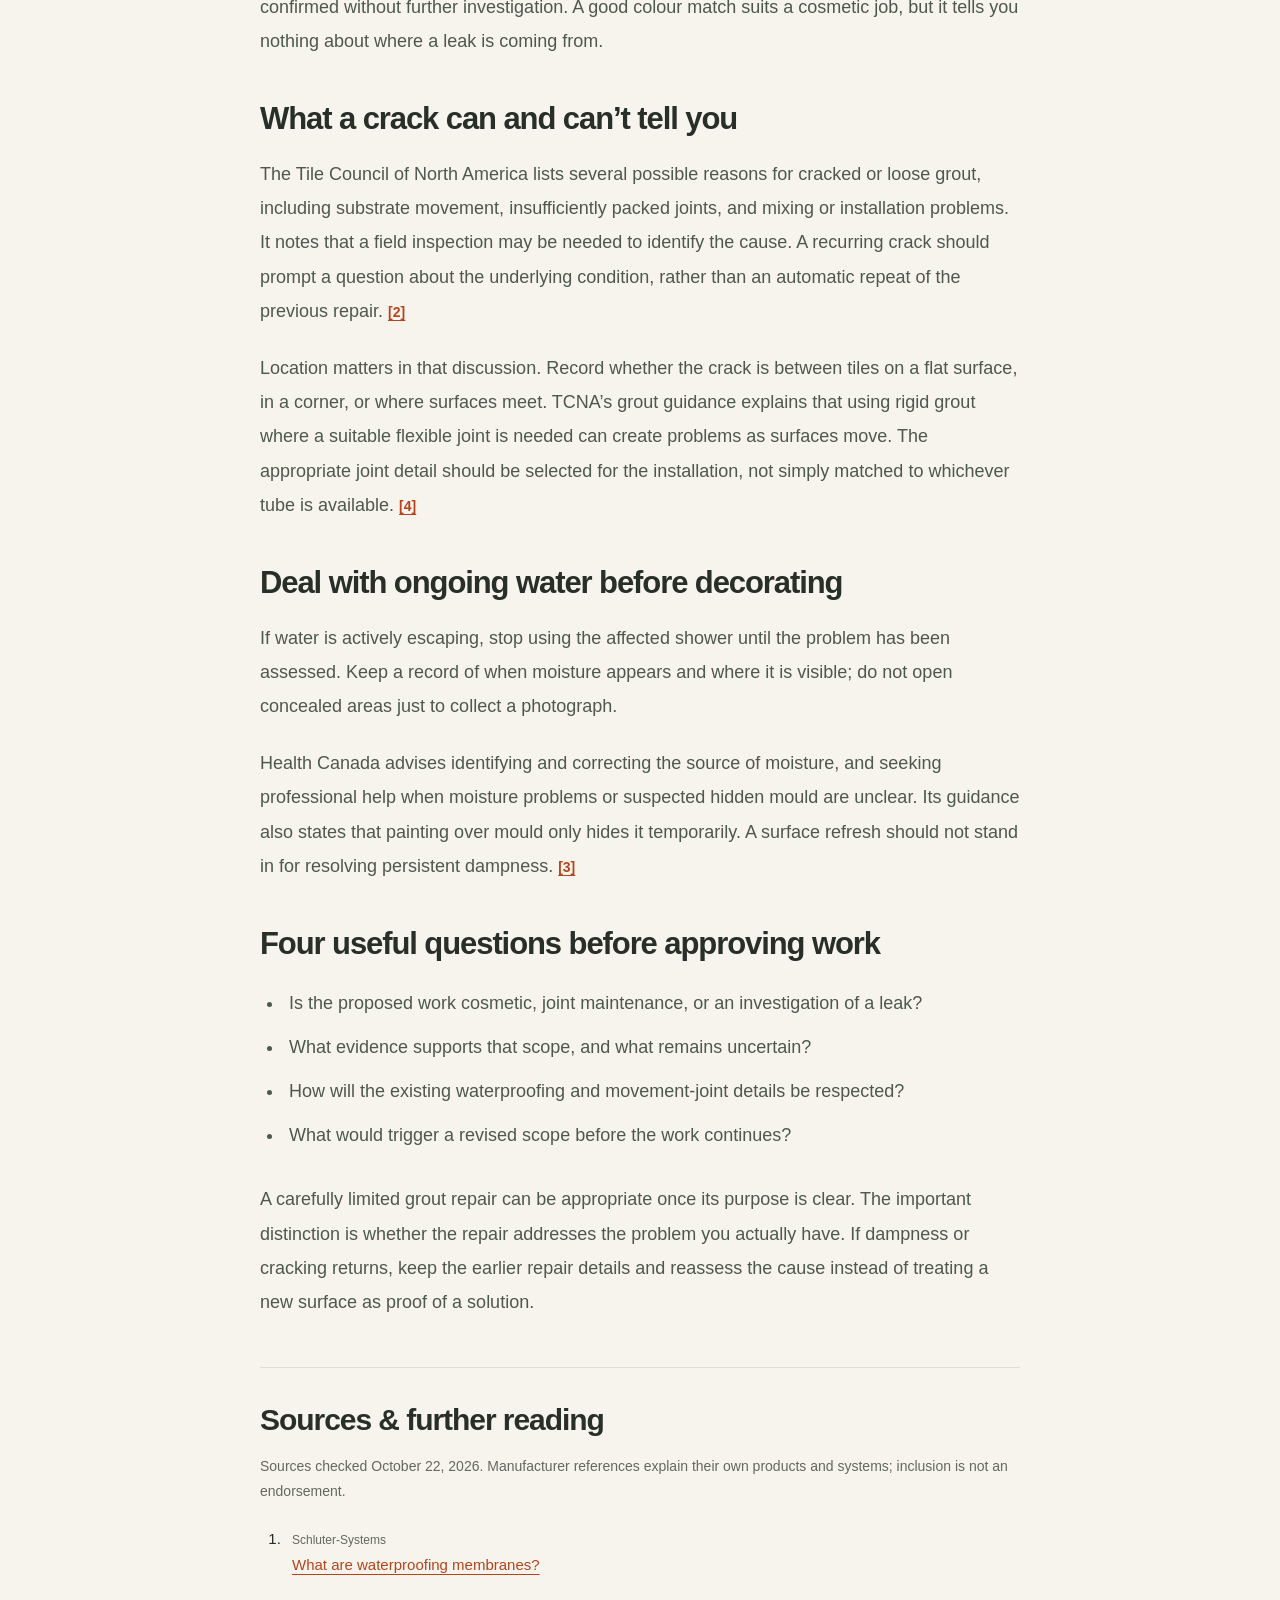
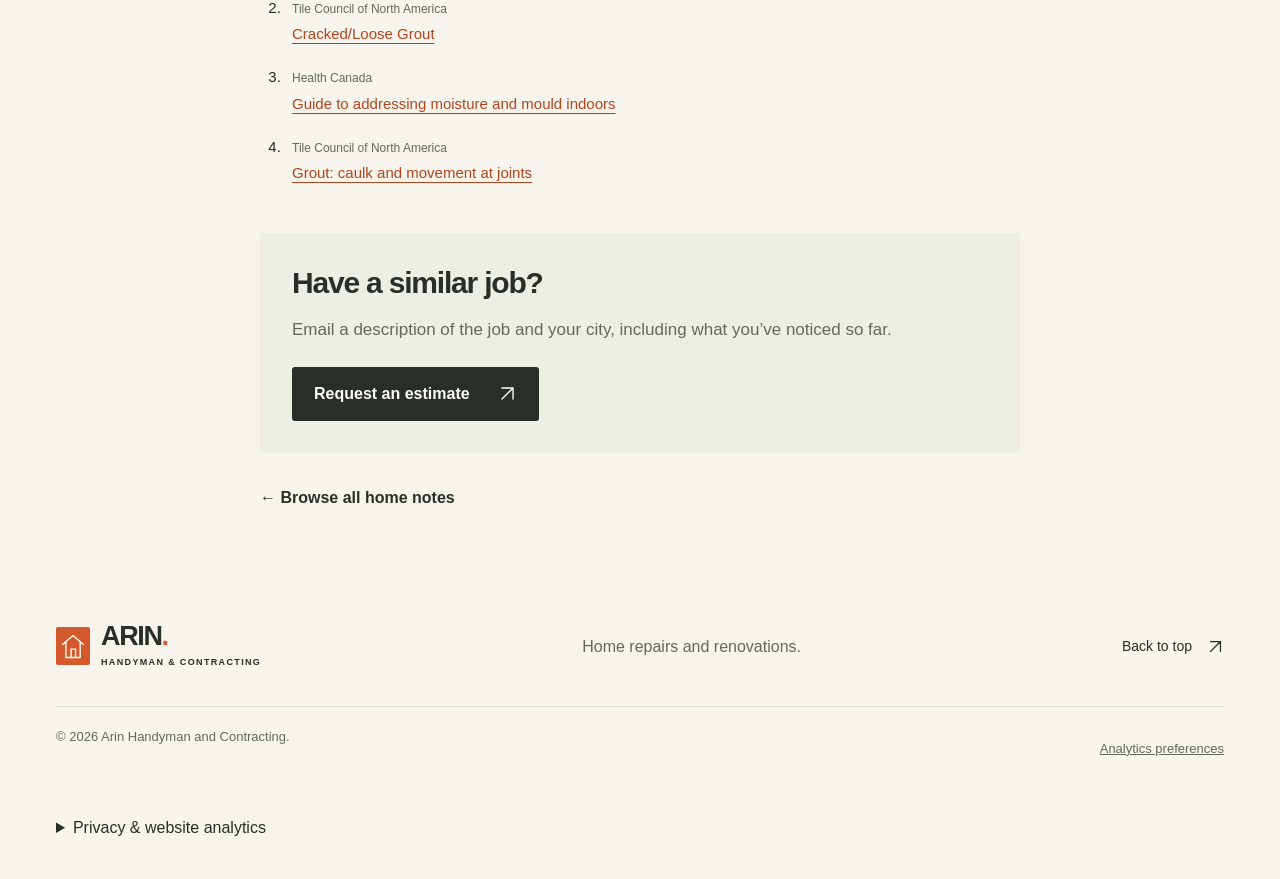
<file: site/blog/grout-repair-or-shower-leak/index.html>
<!doctype html>
<!-- Generated by scripts/build-blog.mjs. Edit content/blog/posts.mjs, not this file. -->
<html lang="en-CA" prefix="og: https://ogp.me/ns#">
<head>
  <meta charset="utf-8"><meta name="viewport" content="width=device-width, initial-scale=1"><meta name="theme-color" content="#f7f4ed">
  <title>Cracked grout: when a shower needs a closer look | Arin Handyman and Contracting</title>
  <meta name="description" content="Separate a tired-looking joint from a water-management problem before choosing a cosmetic repair."><link rel="canonical" href="https://arinhandyman.com/blog/grout-repair-or-shower-leak/">
  <link rel="sitemap" type="application/xml" href="../../sitemap.xml"><link rel="describedby" type="text/plain" href="../../llms.txt">
  <meta property="og:type" content="article"><meta property="og:locale" content="en_CA"><meta property="og:site_name" content="Arin Handyman and Contracting">
  <meta property="og:title" content="Cracked grout: when a shower needs a closer look"><meta property="og:description" content="Separate a tired-looking joint from a water-management problem before choosing a cosmetic repair."><meta property="og:url" content="https://arinhandyman.com/blog/grout-repair-or-shower-leak/">
  <meta property="og:image" content="https://arinhandyman.com/assets/social-preview-v4.jpg"><meta property="og:image:secure_url" content="https://arinhandyman.com/assets/social-preview-v4.jpg"><meta property="og:image:type" content="image/jpeg"><meta property="og:image:width" content="1200"><meta property="og:image:height" content="630">
  <meta property="og:image:alt" content="Arin Handyman and Contracting — Home repairs and renovations across Halton and the Greater Toronto Area.">
  <meta property="article:published_time" content="2026-10-22"><meta property="article:modified_time" content="2026-10-22">
  <meta name="twitter:card" content="summary_large_image"><meta name="twitter:title" content="Cracked grout: when a shower needs a closer look"><meta name="twitter:description" content="Separate a tired-looking joint from a water-management problem before choosing a cosmetic repair."><meta name="twitter:image" content="https://arinhandyman.com/assets/social-preview-v4.jpg"><meta name="twitter:image:alt" content="Arin Handyman and Contracting — Home repairs and renovations across Halton and the Greater Toronto Area.">
  <link rel="icon" href="../../assets/favicon.svg" type="image/svg+xml"><link rel="stylesheet" href="../../styles.css?v=11"><link rel="stylesheet" href="../../blog/blog.css?v=3"><script src="../../script.js?v=5" defer></script>
  <script src="../../analytics.js?v=1" defer></script>
  <script type="application/ld+json">{"@context":"https://schema.org","@type":"BlogPosting","headline":"Cracked grout: when a shower needs a closer look","description":"Separate a tired-looking joint from a water-management problem before choosing a cosmetic repair.","datePublished":"2026-10-22","dateModified":"2026-10-22","mainEntityOfPage":"https://arinhandyman.com/blog/grout-repair-or-shower-leak/","image":"https://arinhandyman.com/assets/tiling.webp","author":{"@type":"Organization","name":"Arin Handyman and Contracting"},"publisher":{"@type":"Organization","name":"Arin Handyman and Contracting","url":"https://arinhandyman.com/"},"citation":["https://www.schluter.com/schluter-us/en_US/blog-waterproofing-membrane-for-a-shower","https://tcnatile.com/resource-center/faq/cracked-loose-grout/","https://www.canada.ca/en/health-canada/services/publications/healthy-living/addressing-moisture-mould-your-home.html","https://tcnatile.com/resource-center/faq/grout/"]}</script>
</head>
<body class="blog-page"><a class="skip-link" href="#main">Skip to content</a>
<svg
      class="icon-definitions"
      xmlns="http://www.w3.org/2000/svg"
      aria-hidden="true"
    >
      <defs>
        <symbol id="i-arrow" viewBox="0 0 24 24">
          <path d="M4 12h15M13 5l7 7-7 7" />
        </symbol>
        <symbol id="i-diagonal" viewBox="0 0 24 24">
          <path d="M5 19 19 5M5 5h14v14" />
        </symbol>
        <symbol id="i-pin" viewBox="0 0 24 24">
          <path d="M19 10c0 5-7 11-7 11S5 15 5 10a7 7 0 1 1 14 0Z" />
          <circle cx="12" cy="10" r="2" />
        </symbol>
        <symbol id="i-hammer" viewBox="0 0 32 32">
          <path d="m5 25 12-12 4 4L9 29zM15 7l6-5 8 8-5 6-4-4-3 3-4-4 3-3z" />
        </symbol>
        <symbol id="i-wall" viewBox="0 0 32 32">
          <path d="M4 5h24v22H4zM4 16h24M15 5v11M11 16v11M23 16v11" />
        </symbol>
        <symbol id="i-paint" viewBox="0 0 32 32">
          <rect x="3" y="4" width="21" height="10" rx="2" />
          <path d="M24 9h4v11H15v4M12 24h6v6h-6z" />
        </symbol>
        <symbol id="i-carpentry" viewBox="0 0 32 32">
          <path d="M5 27V6h22v21H5zM5 11h22M16 11v16M12 17v4M20 17v4" />
        </symbol>
        <symbol id="i-floor" viewBox="0 0 32 32">
          <path
            d="m16 3 13 13-13 13L3 16zM9.5 9.5l13 13M9.5 22.5l13-13M6 19l13-13M13 26l13-13"
          />
        </symbol>
        <symbol id="i-framing" viewBox="0 0 32 32">
          <path d="M4 5h24M4 27h24M7 5v22M13 5v22M19 5v22M25 5v22" />
        </symbol>
        <symbol id="i-home" viewBox="0 0 32 32">
          <path d="M3 15 16 4l13 11M7 12v16h18V12M13 28V18h6v10" />
        </symbol>
        <symbol id="i-email" viewBox="0 0 24 24">
          <rect x="3" y="5" width="18" height="14" rx="2" />
          <path d="m3 7 9 6 9-6" />
        </symbol>
        <symbol id="i-phone" viewBox="0 0 24 24">
          <path d="m6 3 4 5-2 3a15 15 0 0 0 5 5l3-2 5 4-2 3C10 22 2 14 3 5z" />
        </symbol>
      </defs>
    </svg>
<div class="utility-bar">
      <div class="container utility-content">
        <span
          ><svg aria-hidden="true" focusable="false" class="icon tiny">
            <use href="#i-pin" />
          </svg>
          Halton &amp; the Greater Toronto Area</span
        >
      </div>
    </div>
    <header class="site-header">
      <div class="container header-inner">
        <a
          href="../../index.html#home"
          class="brand"
          aria-label="Arin Handyman and Contracting home"
          ><span class="brand-mark" aria-hidden="true"
            ><svg aria-hidden="true" focusable="false" viewBox="0 0 40 44">
              <path
                d="M4 19 20 5l16 14M9 16v23h22V16M17 39V26h7v13"
              /></svg></span
          ><span class="brand-type"
            ><strong>ARIN<span class="brand-dot">.</span></strong
            ><span>HANDYMAN &amp; CONTRACTING</span></span
          ></a
        >
        <button
          class="menu-toggle"
          type="button"
          aria-expanded="false"
          aria-controls="primary-navigation"
          aria-label="Open navigation"
        >
          <span></span><span></span>
        </button>
        <nav id="primary-navigation" aria-label="Main navigation">
          <a href="../../index.html#services">Services</a
          ><a href="../../index.html#inspiration">Project ideas</a><a href="../../index.html#about">About</a
          ><a href="../../index.html#areas">Service area</a><a href="../../blog/" aria-current="page">Blog</a
          ><a class="button button-dark header-cta" href="../../index.html#contact"
            >Request an estimate
            <svg aria-hidden="true" focusable="false" class="icon">
              <use href="#i-diagonal" /></svg
          ></a>
        </nav>
      </div>
    </header>
<main id="main"><article class="article-shell container">
  <nav class="breadcrumbs" aria-label="Breadcrumb"><a href="../../index.html">Home</a><span aria-hidden="true">/</span><a href="../">Home notes</a></nav>
  <header class="article-heading"><p class="eyebrow">Tile &amp; bathroom care <span>· 3 MIN READ</span></p><h1>Cracked grout: when a shower needs a closer look</h1><p class="article-lede">Separate a tired-looking joint from a water-management problem before choosing a cosmetic repair.</p><p class="article-dates">Arin home notes <span>·</span> Published <time datetime="2026-10-22">October 22, 2026</time></p></header>
  <figure class="article-image"><img src="../../assets/tiling.webp" alt="Gloved hands positioning an ivory floor tile beside an oak bathroom vanity." width="1536" height="1024"></figure>
  <div class="article-reading"><div class="article-body">
      <p>A stained joint and a damp ceiling below the shower can look like one problem with one tidy fix: replace the grout. They are different observations. Before asking for a new finish, establish whether the task is appearance, a failing joint, or water escaping the shower assembly. Colour alone does not answer that question.</p>
      <h2>The visible tile is only part of the system</h2>
      <p>Schluter-Systems explains that tile and grout are not, on their own, a waterproof barrier. Its guidance describes waterproofing behind the finish as the layer intended to protect the structure. Improving the visible grout therefore does not demonstrate that an existing waterproofing assembly is sound. <a class="citation" href="#source-1" aria-label="Read source 1">[1]</a></p>
      <p>For a repair proposal, ask what is known about the existing installation and what cannot be confirmed without further investigation. A good colour match suits a cosmetic job, but it tells you nothing about where a leak is coming from.</p>
      <h2>What a crack can and can’t tell you</h2>
      <p>The Tile Council of North America lists several possible reasons for cracked or loose grout, including substrate movement, insufficiently packed joints, and mixing or installation problems. It notes that a field inspection may be needed to identify the cause. A recurring crack should prompt a question about the underlying condition, rather than an automatic repeat of the previous repair. <a class="citation" href="#source-2" aria-label="Read source 2">[2]</a></p>
      <p>Location matters in that discussion. Record whether the crack is between tiles on a flat surface, in a corner, or where surfaces meet. TCNA’s grout guidance explains that using rigid grout where a suitable flexible joint is needed can create problems as surfaces move. The appropriate joint detail should be selected for the installation, not simply matched to whichever tube is available. <a class="citation" href="#source-4" aria-label="Read source 4">[4]</a></p>
      <h2>Deal with ongoing water before decorating</h2>
      <p>If water is actively escaping, stop using the affected shower until the problem has been assessed. Keep a record of when moisture appears and where it is visible; do not open concealed areas just to collect a photograph.</p>
      <p>Health Canada advises identifying and correcting the source of moisture, and seeking professional help when moisture problems or suspected hidden mould are unclear. Its guidance also states that painting over mould only hides it temporarily. A surface refresh should not stand in for resolving persistent dampness. <a class="citation" href="#source-3" aria-label="Read source 3">[3]</a></p>
      <h2>Four useful questions before approving work</h2>
      <ul><li>Is the proposed work cosmetic, joint maintenance, or an investigation of a leak?</li><li>What evidence supports that scope, and what remains uncertain?</li><li>How will the existing waterproofing and movement-joint details be respected?</li><li>What would trigger a revised scope before the work continues?</li></ul>
      <p>A carefully limited grout repair can be appropriate once its purpose is clear. The important distinction is whether the repair addresses the problem you actually have. If dampness or cracking returns, keep the earlier repair details and reassess the cause instead of treating a new surface as proof of a solution.</p>
    </div>
  <section class="article-sources" aria-labelledby="sources-title"><h2 id="sources-title">Sources &amp; further reading</h2><p>Sources checked <time datetime="2026-10-22">October 22, 2026</time>. Manufacturer references explain their own products and systems; inclusion is not an endorsement.</p><ol><li id="source-1"><span>Schluter-Systems</span><a href="https://www.schluter.com/schluter-us/en_US/blog-waterproofing-membrane-for-a-shower">What are waterproofing membranes?</a></li>
<li id="source-2"><span>Tile Council of North America</span><a href="https://tcnatile.com/resource-center/faq/cracked-loose-grout/">Cracked/Loose Grout</a></li>
<li id="source-3"><span>Health Canada</span><a href="https://www.canada.ca/en/health-canada/services/publications/healthy-living/addressing-moisture-mould-your-home.html">Guide to addressing moisture and mould indoors</a></li>
<li id="source-4"><span>Tile Council of North America</span><a href="https://tcnatile.com/resource-center/faq/grout/">Grout: caulk and movement at joints</a></li></ol></section>
  <div class="article-next-step"><h2>Have a similar job?</h2><p>Email a description of the job and your city, including what you’ve noticed so far.</p><a class="button button-dark" href="../../index.html#contact">Request an estimate <svg class="icon" aria-hidden="true" focusable="false"><use href="#i-diagonal"/></svg></a></div>
  <nav class="article-back" aria-label="More articles"><a class="text-link" href="../">← Browse all home notes</a></nav>
  </div></article></main>
<footer class="site-footer">
      <div class="container footer-main">
        <a
          href="../../index.html#home"
          class="brand footer-brand"
          aria-label="Arin Handyman and Contracting, back to top"
          ><span class="brand-mark" aria-hidden="true"
            ><svg aria-hidden="true" focusable="false" viewBox="0 0 40 44">
              <path
                d="M4 19 20 5l16 14M9 16v23h22V16M17 39V26h7v13"
              /></svg></span
          ><span class="brand-type"
            ><strong>ARIN<span class="brand-dot">.</span></strong
            ><span>HANDYMAN &amp; CONTRACTING</span></span
          ></a
        >
        <p>Home repairs and renovations.</p>
        <a class="back-top" href="#main"
          >Back to top
          <svg aria-hidden="true" focusable="false" class="icon">
            <use href="#i-diagonal" /></svg
        ></a>
      </div>
      <div class="container footer-bottom">
        <span>© <span id="year">2026</span> Arin Handyman and Contracting.</span>
        <button type="button" class="analytics-settings" data-analytics-settings>Analytics preferences</button>
      </div>
      <details class="container privacy-details" id="privacy-details">
        <summary>Privacy &amp; website analytics</summary>
        <p>Arin Handyman and Contracting uses Google Analytics to understand visits, pages viewed, and traffic sources. With your permission, Microsoft Clarity captures interactions through behavioural metrics, heatmaps, and session replay to help improve this website. These services use cookies and process device, browser, and usage data. Microsoft may also process this data as described in its privacy statement. We do not send enquiry emails or phone conversations to these services.</p>
        <p>Optional analytics loads only after you select “Accept analytics”. Declining leaves the website fully usable. Your choice is saved in this browser for 180 days; use “Analytics preferences” to change it or withdraw permission. Withdrawing stops future collection and clears this site's analytics cookies; it does not erase data already collected by the providers.</p>
        <p>Learn how providers use data: <a href="https://policies.google.com/technologies/partner-sites">Google</a> and <a href="https://privacy.microsoft.com/privacystatement">Microsoft</a>. Hosting is provided by GitHub Pages, which may log connection information to operate the site; see <a href="https://docs.github.com/en/site-policy/privacy-policies/github-general-privacy-statement">GitHub’s privacy statement</a>. Questions about this website: <a href="mailto:arin@youssefian.com">arin@youssefian.com</a>.</p>
      </details>
    </footer>
</body></html>
</file>
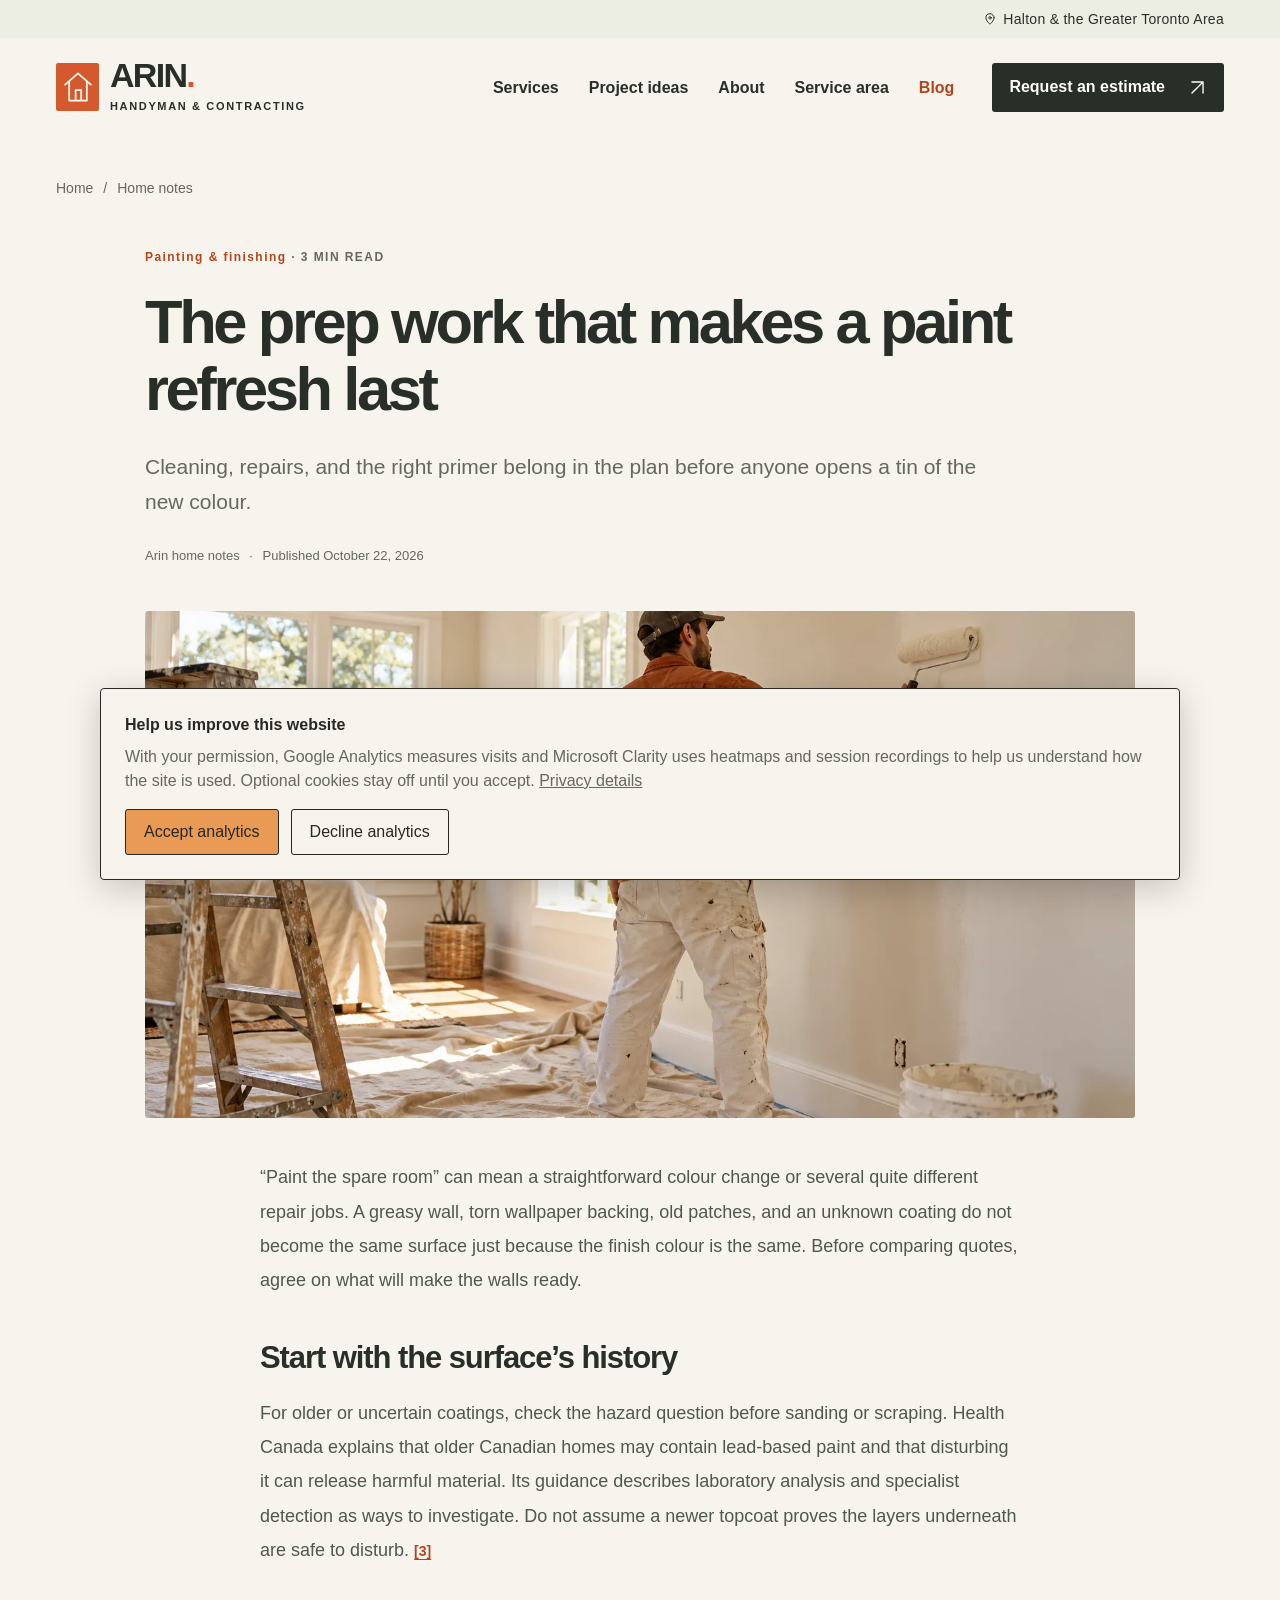
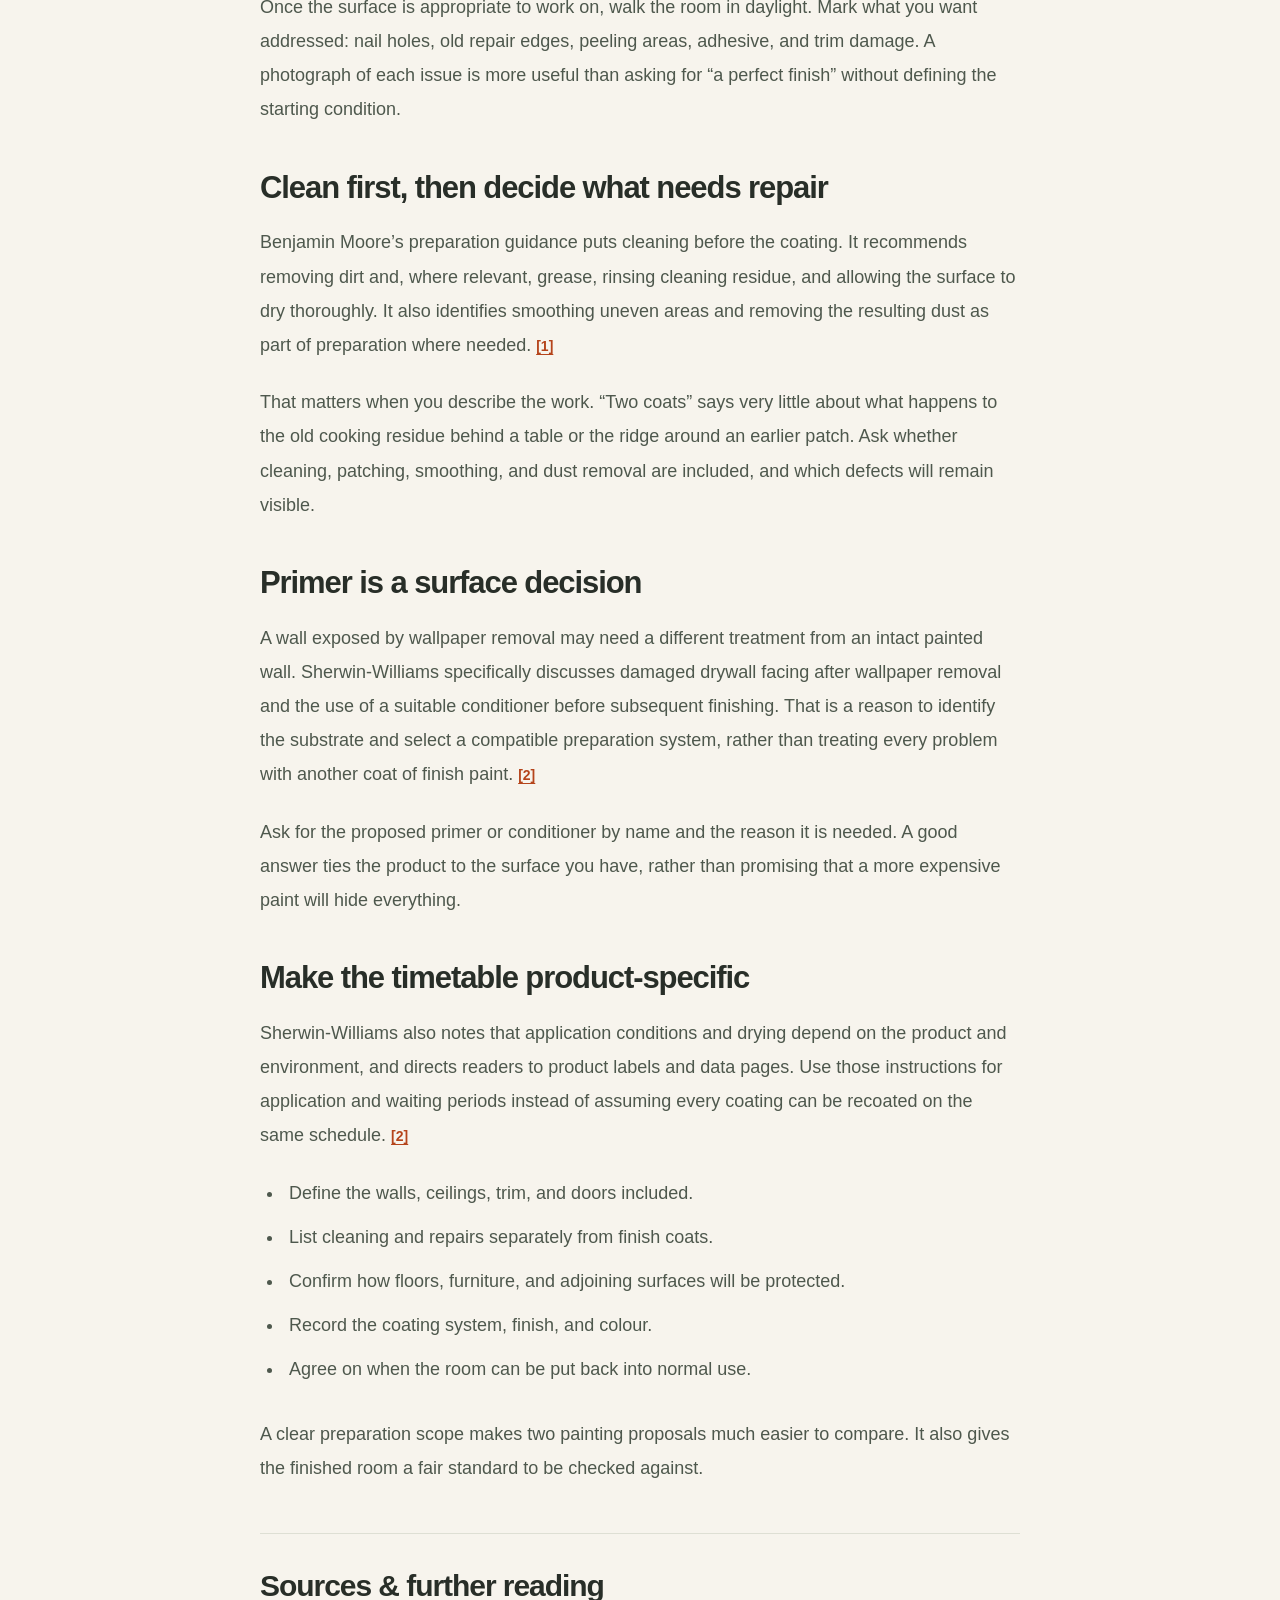
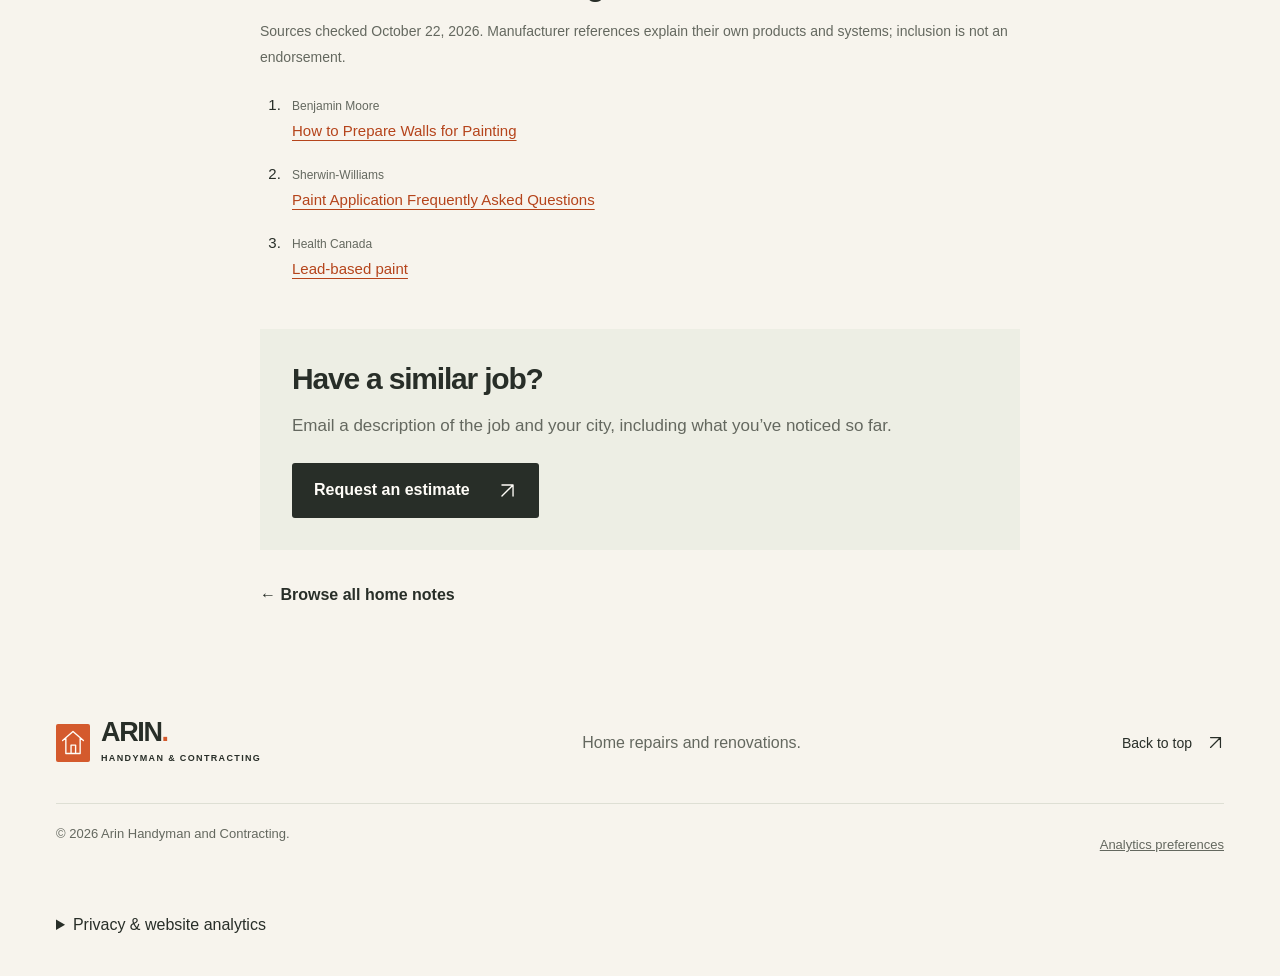
<file: site/blog/paint-preparation-that-lasts/index.html>
<!doctype html>
<!-- Generated by scripts/build-blog.mjs. Edit content/blog/posts.mjs, not this file. -->
<html lang="en-CA" prefix="og: https://ogp.me/ns#">
<head>
  <meta charset="utf-8"><meta name="viewport" content="width=device-width, initial-scale=1"><meta name="theme-color" content="#f7f4ed">
  <title>The prep work that makes a paint refresh last | Arin Handyman and Contracting</title>
  <meta name="description" content="Cleaning, repairs, and the right primer belong in the plan before anyone opens a tin of the new colour."><link rel="canonical" href="https://arinhandyman.com/blog/paint-preparation-that-lasts/">
  <link rel="sitemap" type="application/xml" href="../../sitemap.xml"><link rel="describedby" type="text/plain" href="../../llms.txt">
  <meta property="og:type" content="article"><meta property="og:locale" content="en_CA"><meta property="og:site_name" content="Arin Handyman and Contracting">
  <meta property="og:title" content="The prep work that makes a paint refresh last"><meta property="og:description" content="Cleaning, repairs, and the right primer belong in the plan before anyone opens a tin of the new colour."><meta property="og:url" content="https://arinhandyman.com/blog/paint-preparation-that-lasts/">
  <meta property="og:image" content="https://arinhandyman.com/assets/social-preview-v4.jpg"><meta property="og:image:secure_url" content="https://arinhandyman.com/assets/social-preview-v4.jpg"><meta property="og:image:type" content="image/jpeg"><meta property="og:image:width" content="1200"><meta property="og:image:height" content="630">
  <meta property="og:image:alt" content="Arin Handyman and Contracting — Home repairs and renovations across Halton and the Greater Toronto Area.">
  <meta property="article:published_time" content="2026-10-22"><meta property="article:modified_time" content="2026-10-22">
  <meta name="twitter:card" content="summary_large_image"><meta name="twitter:title" content="The prep work that makes a paint refresh last"><meta name="twitter:description" content="Cleaning, repairs, and the right primer belong in the plan before anyone opens a tin of the new colour."><meta name="twitter:image" content="https://arinhandyman.com/assets/social-preview-v4.jpg"><meta name="twitter:image:alt" content="Arin Handyman and Contracting — Home repairs and renovations across Halton and the Greater Toronto Area.">
  <link rel="icon" href="../../assets/favicon.svg" type="image/svg+xml"><link rel="stylesheet" href="../../styles.css?v=11"><link rel="stylesheet" href="../../blog/blog.css?v=3"><script src="../../script.js?v=5" defer></script>
  <script src="../../analytics.js?v=1" defer></script>
  <script type="application/ld+json">{"@context":"https://schema.org","@type":"BlogPosting","headline":"The prep work that makes a paint refresh last","description":"Cleaning, repairs, and the right primer belong in the plan before anyone opens a tin of the new colour.","datePublished":"2026-10-22","dateModified":"2026-10-22","mainEntityOfPage":"https://arinhandyman.com/blog/paint-preparation-that-lasts/","image":"https://arinhandyman.com/assets/painting.webp","author":{"@type":"Organization","name":"Arin Handyman and Contracting"},"publisher":{"@type":"Organization","name":"Arin Handyman and Contracting","url":"https://arinhandyman.com/"},"citation":["https://www.benjaminmoore.com/en-us/interior-exterior-paints-stains/how-to-advice/painting-101/preparing-walls-painting","https://www.sherwin-williams.com/homeowners/tv/painting-and-staining-faqs/painting-application-faqs","https://www.canada.ca/en/health-canada/services/home-safety/lead-based-paint.html"]}</script>
</head>
<body class="blog-page"><a class="skip-link" href="#main">Skip to content</a>
<svg
      class="icon-definitions"
      xmlns="http://www.w3.org/2000/svg"
      aria-hidden="true"
    >
      <defs>
        <symbol id="i-arrow" viewBox="0 0 24 24">
          <path d="M4 12h15M13 5l7 7-7 7" />
        </symbol>
        <symbol id="i-diagonal" viewBox="0 0 24 24">
          <path d="M5 19 19 5M5 5h14v14" />
        </symbol>
        <symbol id="i-pin" viewBox="0 0 24 24">
          <path d="M19 10c0 5-7 11-7 11S5 15 5 10a7 7 0 1 1 14 0Z" />
          <circle cx="12" cy="10" r="2" />
        </symbol>
        <symbol id="i-hammer" viewBox="0 0 32 32">
          <path d="m5 25 12-12 4 4L9 29zM15 7l6-5 8 8-5 6-4-4-3 3-4-4 3-3z" />
        </symbol>
        <symbol id="i-wall" viewBox="0 0 32 32">
          <path d="M4 5h24v22H4zM4 16h24M15 5v11M11 16v11M23 16v11" />
        </symbol>
        <symbol id="i-paint" viewBox="0 0 32 32">
          <rect x="3" y="4" width="21" height="10" rx="2" />
          <path d="M24 9h4v11H15v4M12 24h6v6h-6z" />
        </symbol>
        <symbol id="i-carpentry" viewBox="0 0 32 32">
          <path d="M5 27V6h22v21H5zM5 11h22M16 11v16M12 17v4M20 17v4" />
        </symbol>
        <symbol id="i-floor" viewBox="0 0 32 32">
          <path
            d="m16 3 13 13-13 13L3 16zM9.5 9.5l13 13M9.5 22.5l13-13M6 19l13-13M13 26l13-13"
          />
        </symbol>
        <symbol id="i-framing" viewBox="0 0 32 32">
          <path d="M4 5h24M4 27h24M7 5v22M13 5v22M19 5v22M25 5v22" />
        </symbol>
        <symbol id="i-home" viewBox="0 0 32 32">
          <path d="M3 15 16 4l13 11M7 12v16h18V12M13 28V18h6v10" />
        </symbol>
        <symbol id="i-email" viewBox="0 0 24 24">
          <rect x="3" y="5" width="18" height="14" rx="2" />
          <path d="m3 7 9 6 9-6" />
        </symbol>
        <symbol id="i-phone" viewBox="0 0 24 24">
          <path d="m6 3 4 5-2 3a15 15 0 0 0 5 5l3-2 5 4-2 3C10 22 2 14 3 5z" />
        </symbol>
      </defs>
    </svg>
<div class="utility-bar">
      <div class="container utility-content">
        <span
          ><svg aria-hidden="true" focusable="false" class="icon tiny">
            <use href="#i-pin" />
          </svg>
          Halton &amp; the Greater Toronto Area</span
        >
      </div>
    </div>
    <header class="site-header">
      <div class="container header-inner">
        <a
          href="../../index.html#home"
          class="brand"
          aria-label="Arin Handyman and Contracting home"
          ><span class="brand-mark" aria-hidden="true"
            ><svg aria-hidden="true" focusable="false" viewBox="0 0 40 44">
              <path
                d="M4 19 20 5l16 14M9 16v23h22V16M17 39V26h7v13"
              /></svg></span
          ><span class="brand-type"
            ><strong>ARIN<span class="brand-dot">.</span></strong
            ><span>HANDYMAN &amp; CONTRACTING</span></span
          ></a
        >
        <button
          class="menu-toggle"
          type="button"
          aria-expanded="false"
          aria-controls="primary-navigation"
          aria-label="Open navigation"
        >
          <span></span><span></span>
        </button>
        <nav id="primary-navigation" aria-label="Main navigation">
          <a href="../../index.html#services">Services</a
          ><a href="../../index.html#inspiration">Project ideas</a><a href="../../index.html#about">About</a
          ><a href="../../index.html#areas">Service area</a><a href="../../blog/" aria-current="page">Blog</a
          ><a class="button button-dark header-cta" href="../../index.html#contact"
            >Request an estimate
            <svg aria-hidden="true" focusable="false" class="icon">
              <use href="#i-diagonal" /></svg
          ></a>
        </nav>
      </div>
    </header>
<main id="main"><article class="article-shell container">
  <nav class="breadcrumbs" aria-label="Breadcrumb"><a href="../../index.html">Home</a><span aria-hidden="true">/</span><a href="../">Home notes</a></nav>
  <header class="article-heading"><p class="eyebrow">Painting &amp; finishing <span>· 3 MIN READ</span></p><h1>The prep work that makes a paint refresh last</h1><p class="article-lede">Cleaning, repairs, and the right primer belong in the plan before anyone opens a tin of the new colour.</p><p class="article-dates">Arin home notes <span>·</span> Published <time datetime="2026-10-22">October 22, 2026</time></p></header>
  <figure class="article-image"><img src="../../assets/painting.webp" alt="A painter refreshing a wall in a naturally lit room with protected floors." width="1536" height="1024"></figure>
  <div class="article-reading"><div class="article-body">
      <p>“Paint the spare room” can mean a straightforward colour change or several quite different repair jobs. A greasy wall, torn wallpaper backing, old patches, and an unknown coating do not become the same surface just because the finish colour is the same. Before comparing quotes, agree on what will make the walls ready.</p>
      <h2>Start with the surface’s history</h2>
      <p>For older or uncertain coatings, check the hazard question before sanding or scraping. Health Canada explains that older Canadian homes may contain lead-based paint and that disturbing it can release harmful material. Its guidance describes laboratory analysis and specialist detection as ways to investigate. Do not assume a newer topcoat proves the layers underneath are safe to disturb. <a class="citation" href="#source-3" aria-label="Read source 3">[3]</a></p>
      <p>Once the surface is appropriate to work on, walk the room in daylight. Mark what you want addressed: nail holes, old repair edges, peeling areas, adhesive, and trim damage. A photograph of each issue is more useful than asking for “a perfect finish” without defining the starting condition.</p>
      <h2>Clean first, then decide what needs repair</h2>
      <p>Benjamin Moore’s preparation guidance puts cleaning before the coating. It recommends removing dirt and, where relevant, grease, rinsing cleaning residue, and allowing the surface to dry thoroughly. It also identifies smoothing uneven areas and removing the resulting dust as part of preparation where needed. <a class="citation" href="#source-1" aria-label="Read source 1">[1]</a></p>
      <p>That matters when you describe the work. “Two coats” says very little about what happens to the old cooking residue behind a table or the ridge around an earlier patch. Ask whether cleaning, patching, smoothing, and dust removal are included, and which defects will remain visible.</p>
      <h2>Primer is a surface decision</h2>
      <p>A wall exposed by wallpaper removal may need a different treatment from an intact painted wall. Sherwin-Williams specifically discusses damaged drywall facing after wallpaper removal and the use of a suitable conditioner before subsequent finishing. That is a reason to identify the substrate and select a compatible preparation system, rather than treating every problem with another coat of finish paint. <a class="citation" href="#source-2" aria-label="Read source 2">[2]</a></p>
      <p>Ask for the proposed primer or conditioner by name and the reason it is needed. A good answer ties the product to the surface you have, rather than promising that a more expensive paint will hide everything.</p>
      <h2>Make the timetable product-specific</h2>
      <p>Sherwin-Williams also notes that application conditions and drying depend on the product and environment, and directs readers to product labels and data pages. Use those instructions for application and waiting periods instead of assuming every coating can be recoated on the same schedule. <a class="citation" href="#source-2" aria-label="Read source 2">[2]</a></p>
      <ul><li>Define the walls, ceilings, trim, and doors included.</li><li>List cleaning and repairs separately from finish coats.</li><li>Confirm how floors, furniture, and adjoining surfaces will be protected.</li><li>Record the coating system, finish, and colour.</li><li>Agree on when the room can be put back into normal use.</li></ul>
      <p>A clear preparation scope makes two painting proposals much easier to compare. It also gives the finished room a fair standard to be checked against.</p>
    </div>
  <section class="article-sources" aria-labelledby="sources-title"><h2 id="sources-title">Sources &amp; further reading</h2><p>Sources checked <time datetime="2026-10-22">October 22, 2026</time>. Manufacturer references explain their own products and systems; inclusion is not an endorsement.</p><ol><li id="source-1"><span>Benjamin Moore</span><a href="https://www.benjaminmoore.com/en-us/interior-exterior-paints-stains/how-to-advice/painting-101/preparing-walls-painting">How to Prepare Walls for Painting</a></li>
<li id="source-2"><span>Sherwin-Williams</span><a href="https://www.sherwin-williams.com/homeowners/tv/painting-and-staining-faqs/painting-application-faqs">Paint Application Frequently Asked Questions</a></li>
<li id="source-3"><span>Health Canada</span><a href="https://www.canada.ca/en/health-canada/services/home-safety/lead-based-paint.html">Lead-based paint</a></li></ol></section>
  <div class="article-next-step"><h2>Have a similar job?</h2><p>Email a description of the job and your city, including what you’ve noticed so far.</p><a class="button button-dark" href="../../index.html#contact">Request an estimate <svg class="icon" aria-hidden="true" focusable="false"><use href="#i-diagonal"/></svg></a></div>
  <nav class="article-back" aria-label="More articles"><a class="text-link" href="../">← Browse all home notes</a></nav>
  </div></article></main>
<footer class="site-footer">
      <div class="container footer-main">
        <a
          href="../../index.html#home"
          class="brand footer-brand"
          aria-label="Arin Handyman and Contracting, back to top"
          ><span class="brand-mark" aria-hidden="true"
            ><svg aria-hidden="true" focusable="false" viewBox="0 0 40 44">
              <path
                d="M4 19 20 5l16 14M9 16v23h22V16M17 39V26h7v13"
              /></svg></span
          ><span class="brand-type"
            ><strong>ARIN<span class="brand-dot">.</span></strong
            ><span>HANDYMAN &amp; CONTRACTING</span></span
          ></a
        >
        <p>Home repairs and renovations.</p>
        <a class="back-top" href="#main"
          >Back to top
          <svg aria-hidden="true" focusable="false" class="icon">
            <use href="#i-diagonal" /></svg
        ></a>
      </div>
      <div class="container footer-bottom">
        <span>© <span id="year">2026</span> Arin Handyman and Contracting.</span>
        <button type="button" class="analytics-settings" data-analytics-settings>Analytics preferences</button>
      </div>
      <details class="container privacy-details" id="privacy-details">
        <summary>Privacy &amp; website analytics</summary>
        <p>Arin Handyman and Contracting uses Google Analytics to understand visits, pages viewed, and traffic sources. With your permission, Microsoft Clarity captures interactions through behavioural metrics, heatmaps, and session replay to help improve this website. These services use cookies and process device, browser, and usage data. Microsoft may also process this data as described in its privacy statement. We do not send enquiry emails or phone conversations to these services.</p>
        <p>Optional analytics loads only after you select “Accept analytics”. Declining leaves the website fully usable. Your choice is saved in this browser for 180 days; use “Analytics preferences” to change it or withdraw permission. Withdrawing stops future collection and clears this site's analytics cookies; it does not erase data already collected by the providers.</p>
        <p>Learn how providers use data: <a href="https://policies.google.com/technologies/partner-sites">Google</a> and <a href="https://privacy.microsoft.com/privacystatement">Microsoft</a>. Hosting is provided by GitHub Pages, which may log connection information to operate the site; see <a href="https://docs.github.com/en/site-policy/privacy-policies/github-general-privacy-statement">GitHub’s privacy statement</a>. Questions about this website: <a href="mailto:arin@youssefian.com">arin@youssefian.com</a>.</p>
      </details>
    </footer>
</body></html>
</file>
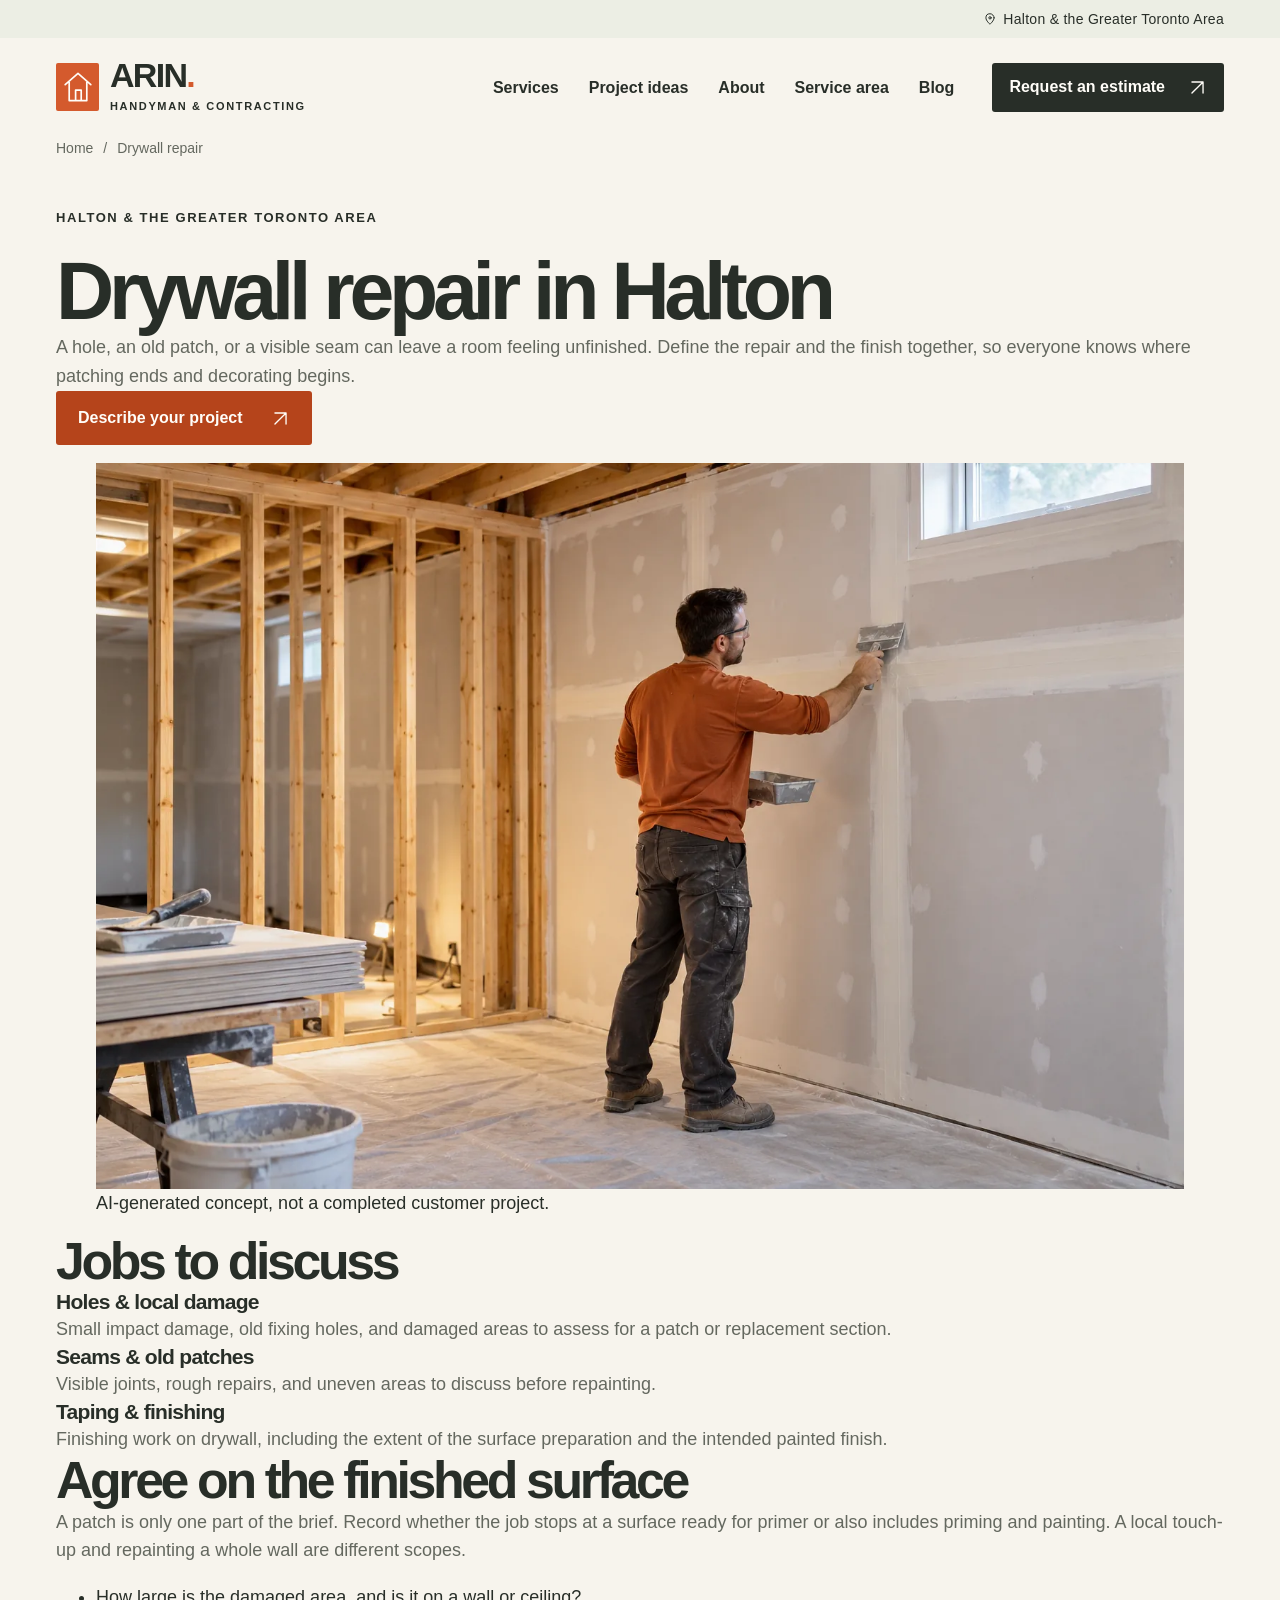
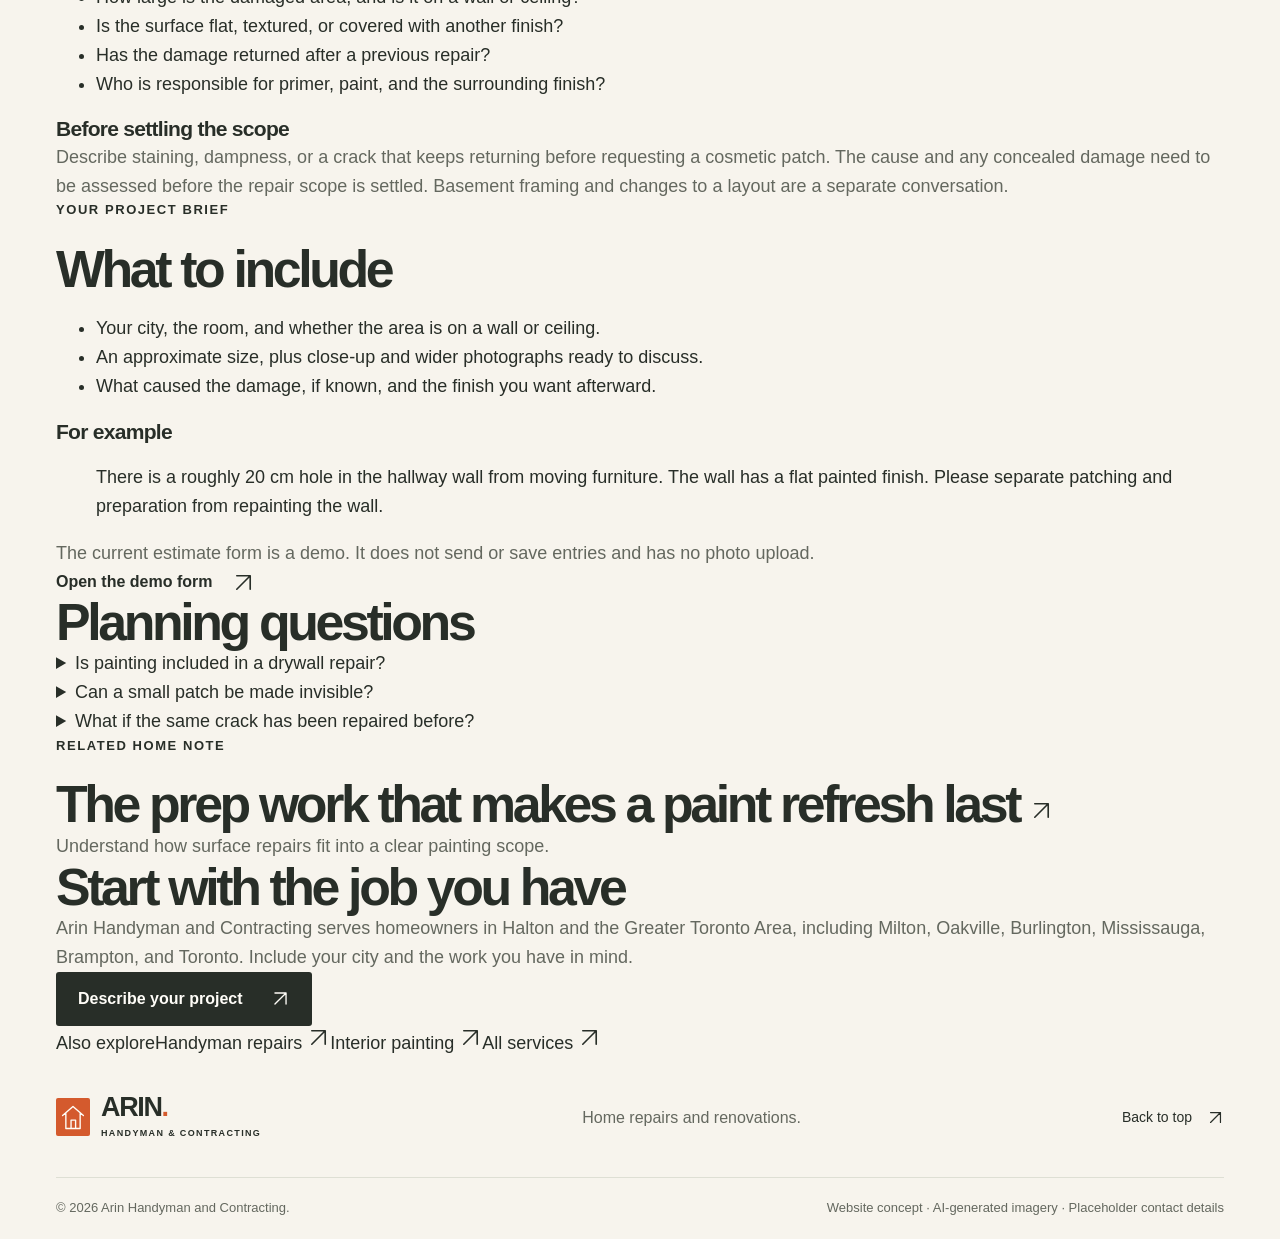
<file: site/services/drywall-repair/index.html>
<!doctype html>
<!-- Generated by scripts/build-services.mjs. Edit content/services.mjs, not this file. -->
<html lang="en-CA" prefix="og: https://ogp.me/ns#">
<head>
  <meta charset="utf-8"><meta name="viewport" content="width=device-width, initial-scale=1"><meta name="theme-color" content="#f7f4ed">
  <title>Drywall repair in Halton | Arin Handyman and Contracting</title>
  <meta name="description" content="Plan drywall patching, taping, and finishing in Halton and the Greater Toronto Area. Define the damaged area, finish expectations, and painting scope.">
  <meta name="robots" content="noindex, follow">
  <link rel="canonical" href="https://ariesyous.github.io/arinwebsite/services/drywall-repair/">
  <meta property="og:type" content="website"><meta property="og:locale" content="en_CA"><meta property="og:site_name" content="Arin Handyman and Contracting">
  <meta property="og:title" content="Drywall repair in Halton | Arin Handyman and Contracting"><meta property="og:description" content="Plan drywall patching, taping, and finishing in Halton and the Greater Toronto Area. Define the damaged area, finish expectations, and painting scope."><meta property="og:url" content="https://ariesyous.github.io/arinwebsite/services/drywall-repair/">
  <meta property="og:image" content="https://ariesyous.github.io/arinwebsite/assets/social-preview-v2.jpg"><meta property="og:image:secure_url" content="https://ariesyous.github.io/arinwebsite/assets/social-preview-v2.jpg"><meta property="og:image:type" content="image/jpeg"><meta property="og:image:width" content="1200"><meta property="og:image:height" content="630">
  <meta property="og:image:alt" content="Arin Handyman and Contracting — Home repairs and renovations across Halton and the Greater Toronto Area, with AI-generated concept carpentry imagery.">
  <meta name="twitter:card" content="summary_large_image"><meta name="twitter:title" content="Drywall repair in Halton | Arin Handyman and Contracting"><meta name="twitter:description" content="Plan drywall patching, taping, and finishing in Halton and the Greater Toronto Area. Define the damaged area, finish expectations, and painting scope."><meta name="twitter:image" content="https://ariesyous.github.io/arinwebsite/assets/social-preview-v2.jpg"><meta name="twitter:image:alt" content="Arin Handyman and Contracting — Home repairs and renovations across Halton and the Greater Toronto Area, with AI-generated concept carpentry imagery.">
  <script type="application/ld+json">{"@context":"https://schema.org","@graph":[{"@type":"WebPage","@id":"https://ariesyous.github.io/arinwebsite/services/drywall-repair/","url":"https://ariesyous.github.io/arinwebsite/services/drywall-repair/","name":"Drywall repair in Halton","description":"Plan drywall patching, taping, and finishing in Halton and the Greater Toronto Area. Define the damaged area, finish expectations, and painting scope.","publisher":{"@type":"Organization","name":"Arin Handyman and Contracting","url":"https://ariesyous.github.io/arinwebsite/"}},{"@type":"BreadcrumbList","itemListElement":[{"@type":"ListItem","position":1,"name":"Home","item":"https://ariesyous.github.io/arinwebsite/"},{"@type":"ListItem","position":2,"name":"Drywall repair","item":"https://ariesyous.github.io/arinwebsite/services/drywall-repair/"}]}]}</script>
  <link rel="icon" href="../../assets/favicon.svg" type="image/svg+xml"><link rel="stylesheet" href="../../styles.css?v=8"><link rel="stylesheet" href="../../blog/blog.css?v=2"><script src="../../script.js?v=4" defer></script>
</head>
<body class="service-page"><a class="skip-link" href="#main">Skip to content</a>
<svg
      class="icon-definitions"
      xmlns="http://www.w3.org/2000/svg"
      aria-hidden="true"
    >
      <defs>
        <symbol id="i-arrow" viewBox="0 0 24 24">
          <path d="M4 12h15M13 5l7 7-7 7" />
        </symbol>
        <symbol id="i-diagonal" viewBox="0 0 24 24">
          <path d="M5 19 19 5M5 5h14v14" />
        </symbol>
        <symbol id="i-pin" viewBox="0 0 24 24">
          <path d="M19 10c0 5-7 11-7 11S5 15 5 10a7 7 0 1 1 14 0Z" />
          <circle cx="12" cy="10" r="2" />
        </symbol>
        <symbol id="i-hammer" viewBox="0 0 32 32">
          <path d="m5 25 12-12 4 4L9 29zM15 7l6-5 8 8-5 6-4-4-3 3-4-4 3-3z" />
        </symbol>
        <symbol id="i-wall" viewBox="0 0 32 32">
          <path d="M4 5h24v22H4zM4 16h24M15 5v11M11 16v11M23 16v11" />
        </symbol>
        <symbol id="i-paint" viewBox="0 0 32 32">
          <rect x="3" y="4" width="21" height="10" rx="2" />
          <path d="M24 9h4v11H15v4M12 24h6v6h-6z" />
        </symbol>
        <symbol id="i-carpentry" viewBox="0 0 32 32">
          <path d="M5 27V6h22v21H5zM5 11h22M16 11v16M12 17v4M20 17v4" />
        </symbol>
        <symbol id="i-floor" viewBox="0 0 32 32">
          <path
            d="m16 3 13 13-13 13L3 16zM9.5 9.5l13 13M9.5 22.5l13-13M6 19l13-13M13 26l13-13"
          />
        </symbol>
        <symbol id="i-framing" viewBox="0 0 32 32">
          <path d="M4 5h24M4 27h24M7 5v22M13 5v22M19 5v22M25 5v22" />
        </symbol>
        <symbol id="i-home" viewBox="0 0 32 32">
          <path d="M3 15 16 4l13 11M7 12v16h18V12M13 28V18h6v10" />
        </symbol>
        <symbol id="i-check" viewBox="0 0 24 24">
          <path d="m5 12 4 4L19 6" />
        </symbol>
        <symbol id="i-phone" viewBox="0 0 24 24">
          <path d="m6 3 4 5-2 3a15 15 0 0 0 5 5l3-2 5 4-2 3C10 22 2 14 3 5z" />
        </symbol>
      </defs>
    </svg>
<div class="utility-bar">
      <div class="container utility-content">
        <span
          ><svg aria-hidden="true" focusable="false" class="icon tiny">
            <use href="#i-pin" />
          </svg>
          Halton &amp; the Greater Toronto Area</span
        >
      </div>
    </div>
    <header class="site-header">
      <div class="container header-inner">
        <a
          href="../../index.html#home"
          class="brand"
          aria-label="Arin Handyman and Contracting home"
          ><span class="brand-mark" aria-hidden="true"
            ><svg aria-hidden="true" focusable="false" viewBox="0 0 40 44">
              <path
                d="M4 19 20 5l16 14M9 16v23h22V16M17 39V26h7v13"
              /></svg></span
          ><span class="brand-type"
            ><strong>ARIN<span class="brand-dot">.</span></strong
            ><span>HANDYMAN &amp; CONTRACTING</span></span
          ></a
        >
        <button
          class="menu-toggle"
          type="button"
          aria-expanded="false"
          aria-controls="primary-navigation"
          aria-label="Open navigation"
        >
          <span></span><span></span>
        </button>
        <nav id="primary-navigation" aria-label="Main navigation">
          <a href="../../index.html#services">Services</a
          ><a href="../../index.html#inspiration">Project ideas</a><a href="../../index.html#about">About</a
          ><a href="../../index.html#areas">Service area</a><a href="../../blog/">Blog</a
          ><a class="button button-dark header-cta" href="../../index.html#contact"
            >Request an estimate
            <svg aria-hidden="true" focusable="false" class="icon">
              <use href="#i-diagonal" /></svg
          ></a>
        </nav>
      </div>
    </header>
<main id="main"><article class="service-shell container">
  <nav class="breadcrumbs" aria-label="Breadcrumb"><a href="../../index.html">Home</a><span aria-hidden="true">/</span><span aria-current="page">Drywall repair</span></nav>
  <header class="service-hero"><div><p class="eyebrow">HALTON &amp; THE GREATER TORONTO AREA</p><h1>Drywall repair in Halton</h1><p class="service-lede">A hole, an old patch, or a visible seam can leave a room feeling unfinished. Define the repair and the finish together, so everyone knows where patching ends and decorating begins.</p><a class="button button-orange" href="../../index.html?service=drywall-repair#contact">Describe your project <svg class="icon" aria-hidden="true" focusable="false"><use href="#i-diagonal"/></svg></a></div><figure><img src="../../assets/basement-drywall.webp" alt="AI-generated concept of a worker taping drywall beside basement partition framing." width="1536" height="1024" fetchpriority="high"><figcaption>AI-generated concept, not a completed customer project.</figcaption></figure></header>
  <section class="service-examples" aria-labelledby="examples-title"><h2 id="examples-title">Jobs to discuss</h2><div class="scope-grid"><div><h3>Holes &amp; local damage</h3><p>Small impact damage, old fixing holes, and damaged areas to assess for a patch or replacement section.</p></div><div><h3>Seams &amp; old patches</h3><p>Visible joints, rough repairs, and uneven areas to discuss before repainting.</p></div><div><h3>Taping &amp; finishing</h3><p>Finishing work on drywall, including the extent of the surface preparation and the intended painted finish.</p></div></div></section>
  <div class="service-details"><section aria-labelledby="scope-title"><h2 id="scope-title">Agree on the finished surface</h2><p>A patch is only one part of the brief. Record whether the job stops at a surface ready for primer or also includes priming and painting. A local touch-up and repainting a whole wall are different scopes.</p><ul><li>How large is the damaged area, and is it on a wall or ceiling?</li><li>Is the surface flat, textured, or covered with another finish?</li><li>Has the damage returned after a previous repair?</li><li>Who is responsible for primer, paint, and the surrounding finish?</li></ul><aside class="scope-note"><h3>Before settling the scope</h3><p>Describe staining, dampness, or a crack that keeps returning before requesting a cosmetic patch. The cause and any concealed damage need to be assessed before the repair scope is settled. Basement framing and changes to a layout are a separate conversation.</p></aside></section>
  <aside class="project-brief" aria-labelledby="brief-title"><p class="eyebrow">YOUR PROJECT BRIEF</p><h2 id="brief-title">What to include</h2><ul><li>Your city, the room, and whether the area is on a wall or ceiling.</li><li>An approximate size, plus close-up and wider photographs ready to discuss.</li><li>What caused the damage, if known, and the finish you want afterward.</li></ul><h3>For example</h3><blockquote>There is a roughly 20 cm hole in the hallway wall from moving furniture. The wall has a flat painted finish. Please separate patching and preparation from repainting the wall.</blockquote><p class="brief-note">The current estimate form is a demo. It does not send or save entries and has no photo upload.</p><a class="text-link" href="../../index.html?service=drywall-repair#contact">Open the demo form <svg class="icon" aria-hidden="true" focusable="false"><use href="#i-diagonal"/></svg></a></aside></div>
  <section class="service-questions" aria-labelledby="questions-title"><h2 id="questions-title">Planning questions</h2><details><summary>Is painting included in a drywall repair?</summary><p>It needs to be stated in the scope. Ask for patching, preparation, primer, and painting to be identified so you can compare proposals on the same basis.</p></details><details><summary>Can a small patch be made invisible?</summary><p>Set expectations after looking at the existing texture, coating, and lighting. Do not assume a local repair and paint touch-up will match the entire surface.</p></details><details><summary>What if the same crack has been repaired before?</summary><p>Include that history, when the crack returned, and any changes nearby. Ask what needs investigating before another finish repair is proposed.</p></details></section>
  <aside class="service-guide"><div><p class="eyebrow">RELATED HOME NOTE</p><h2><a href="../../blog/paint-preparation-that-lasts/">The prep work that makes a paint refresh last <svg class="icon" aria-hidden="true" focusable="false"><use href="#i-diagonal"/></svg></a></h2><p>Understand how surface repairs fit into a clear painting scope.</p></div></aside>
  <section class="service-next" aria-labelledby="next-title"><div><h2 id="next-title">Start with the job you have</h2><p>Arin Handyman and Contracting serves homeowners in Halton and the Greater Toronto Area, including Milton, Oakville, Burlington, Mississauga, Brampton, and Toronto. Include your city and the work you have in mind.</p></div><a class="button button-dark" href="../../index.html?service=drywall-repair#contact">Describe your project <svg class="icon" aria-hidden="true" focusable="false"><use href="#i-diagonal"/></svg></a></section>
  <nav class="related-services" aria-label="Other services"><span>Also explore</span><a href="../handyman-repairs/">Handyman repairs <svg class="icon" aria-hidden="true" focusable="false"><use href="#i-diagonal"/></svg></a><a href="../interior-painting/">Interior painting <svg class="icon" aria-hidden="true" focusable="false"><use href="#i-diagonal"/></svg></a><a href="../../index.html#services">All services <svg class="icon" aria-hidden="true" focusable="false"><use href="#i-diagonal"/></svg></a></nav>
</article></main>
<footer class="site-footer">
      <div class="container footer-main">
        <a
          href="../../index.html#home"
          class="brand footer-brand"
          aria-label="Arin Handyman and Contracting, back to top"
          ><span class="brand-mark" aria-hidden="true"
            ><svg aria-hidden="true" focusable="false" viewBox="0 0 40 44">
              <path
                d="M4 19 20 5l16 14M9 16v23h22V16M17 39V26h7v13"
              /></svg></span
          ><span class="brand-type"
            ><strong>ARIN<span class="brand-dot">.</span></strong
            ><span>HANDYMAN &amp; CONTRACTING</span></span
          ></a
        >
        <p>Home repairs and renovations.</p>
        <a class="back-top" href="#main"
          >Back to top
          <svg aria-hidden="true" focusable="false" class="icon">
            <use href="#i-diagonal" /></svg
        ></a>
      </div>
      <div class="container footer-bottom">
        <span>© <span id="year">2026</span> Arin Handyman and Contracting.</span
        ><span
          >Website concept · AI-generated imagery · Placeholder contact
          details</span
        >
      </div>
    </footer>
</body></html>
</file>
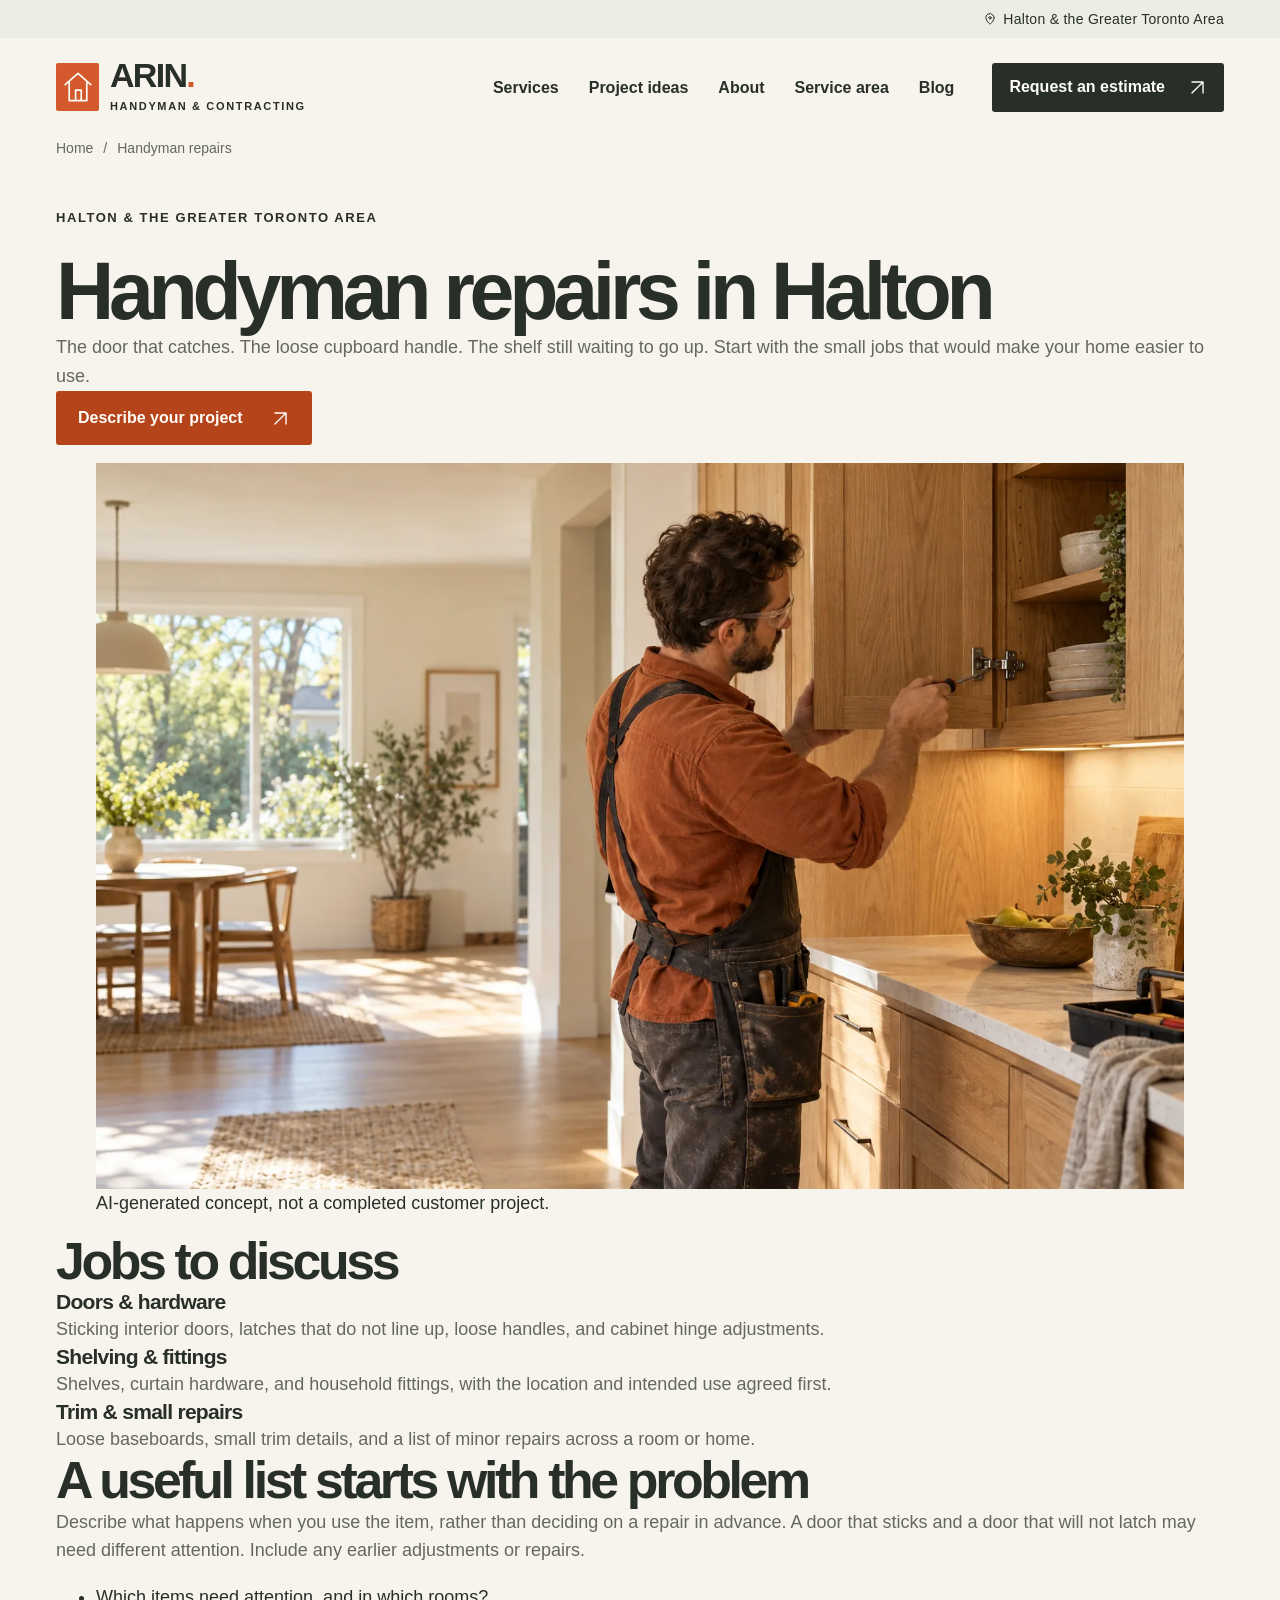
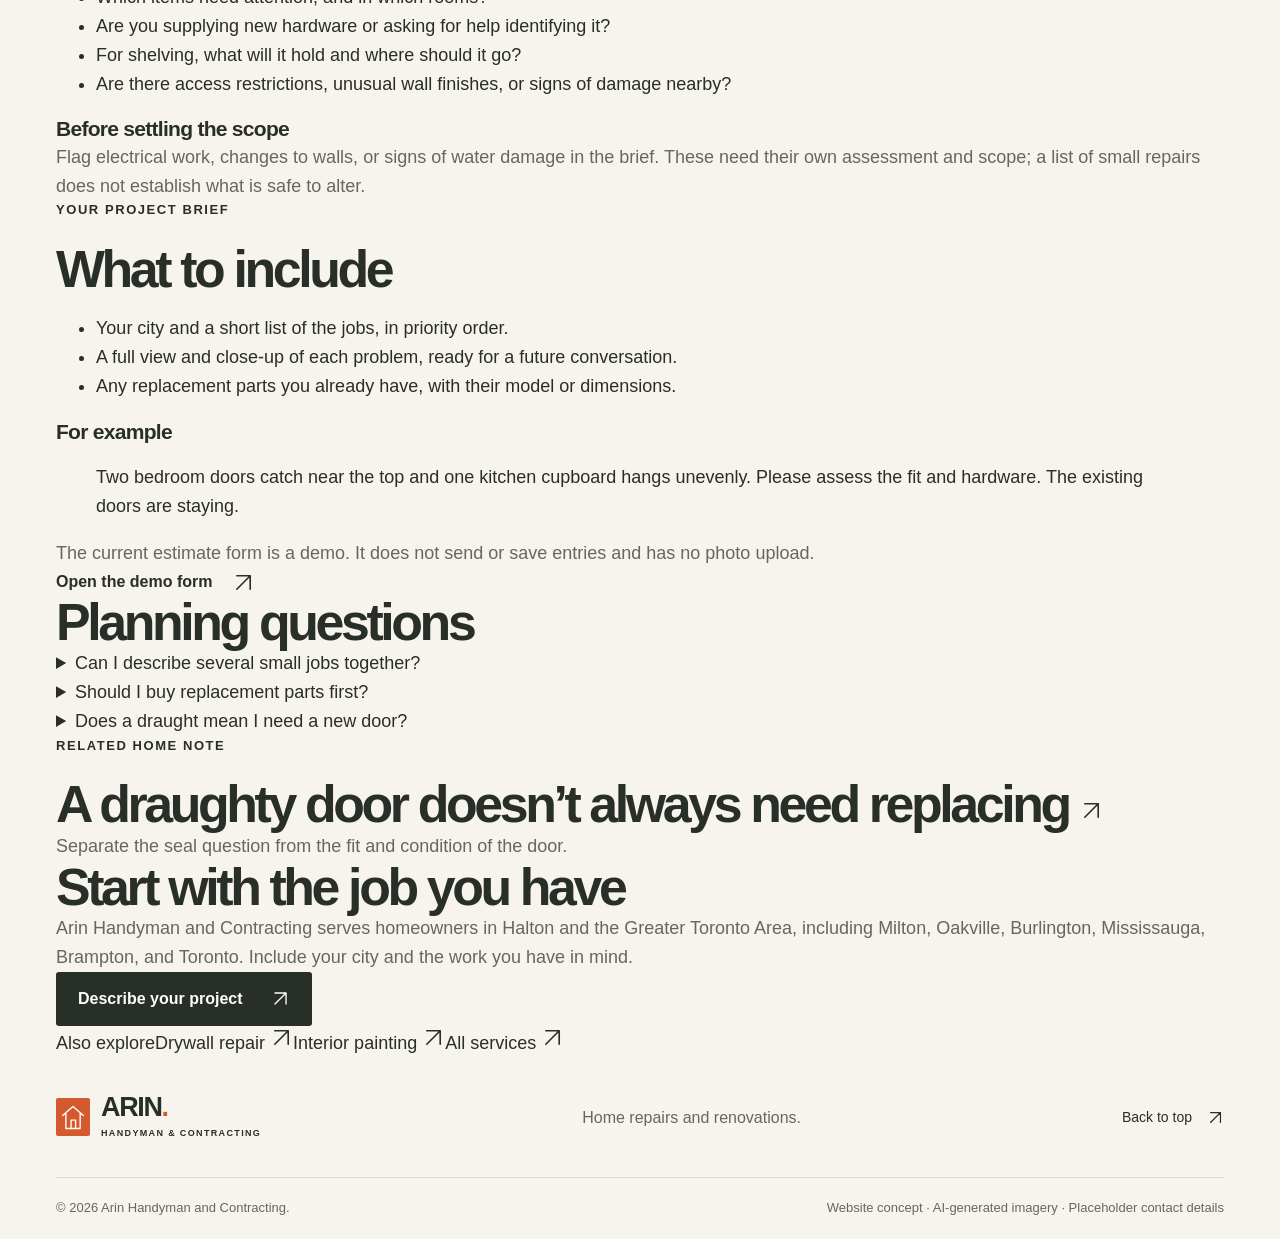
<file: site/services/handyman-repairs/index.html>
<!doctype html>
<!-- Generated by scripts/build-services.mjs. Edit content/services.mjs, not this file. -->
<html lang="en-CA" prefix="og: https://ogp.me/ns#">
<head>
  <meta charset="utf-8"><meta name="viewport" content="width=device-width, initial-scale=1"><meta name="theme-color" content="#f7f4ed">
  <title>Handyman repairs in Halton | Arin Handyman and Contracting</title>
  <meta name="description" content="Door adjustments, loose hardware, shelving, and small home repairs in Halton and the Greater Toronto Area. See what to include in your project brief.">
  <meta name="robots" content="noindex, follow">
  <link rel="canonical" href="https://ariesyous.github.io/arinwebsite/services/handyman-repairs/">
  <meta property="og:type" content="website"><meta property="og:locale" content="en_CA"><meta property="og:site_name" content="Arin Handyman and Contracting">
  <meta property="og:title" content="Handyman repairs in Halton | Arin Handyman and Contracting"><meta property="og:description" content="Door adjustments, loose hardware, shelving, and small home repairs in Halton and the Greater Toronto Area. See what to include in your project brief."><meta property="og:url" content="https://ariesyous.github.io/arinwebsite/services/handyman-repairs/">
  <meta property="og:image" content="https://ariesyous.github.io/arinwebsite/assets/social-preview-v2.jpg"><meta property="og:image:secure_url" content="https://ariesyous.github.io/arinwebsite/assets/social-preview-v2.jpg"><meta property="og:image:type" content="image/jpeg"><meta property="og:image:width" content="1200"><meta property="og:image:height" content="630">
  <meta property="og:image:alt" content="Arin Handyman and Contracting — Home repairs and renovations across Halton and the Greater Toronto Area, with AI-generated concept carpentry imagery.">
  <meta name="twitter:card" content="summary_large_image"><meta name="twitter:title" content="Handyman repairs in Halton | Arin Handyman and Contracting"><meta name="twitter:description" content="Door adjustments, loose hardware, shelving, and small home repairs in Halton and the Greater Toronto Area. See what to include in your project brief."><meta name="twitter:image" content="https://ariesyous.github.io/arinwebsite/assets/social-preview-v2.jpg"><meta name="twitter:image:alt" content="Arin Handyman and Contracting — Home repairs and renovations across Halton and the Greater Toronto Area, with AI-generated concept carpentry imagery.">
  <script type="application/ld+json">{"@context":"https://schema.org","@graph":[{"@type":"WebPage","@id":"https://ariesyous.github.io/arinwebsite/services/handyman-repairs/","url":"https://ariesyous.github.io/arinwebsite/services/handyman-repairs/","name":"Handyman repairs in Halton","description":"Door adjustments, loose hardware, shelving, and small home repairs in Halton and the Greater Toronto Area. See what to include in your project brief.","publisher":{"@type":"Organization","name":"Arin Handyman and Contracting","url":"https://ariesyous.github.io/arinwebsite/"}},{"@type":"BreadcrumbList","itemListElement":[{"@type":"ListItem","position":1,"name":"Home","item":"https://ariesyous.github.io/arinwebsite/"},{"@type":"ListItem","position":2,"name":"Handyman repairs","item":"https://ariesyous.github.io/arinwebsite/services/handyman-repairs/"}]}]}</script>
  <link rel="icon" href="../../assets/favicon.svg" type="image/svg+xml"><link rel="stylesheet" href="../../styles.css?v=8"><link rel="stylesheet" href="../../blog/blog.css?v=2"><script src="../../script.js?v=4" defer></script>
</head>
<body class="service-page"><a class="skip-link" href="#main">Skip to content</a>
<svg
      class="icon-definitions"
      xmlns="http://www.w3.org/2000/svg"
      aria-hidden="true"
    >
      <defs>
        <symbol id="i-arrow" viewBox="0 0 24 24">
          <path d="M4 12h15M13 5l7 7-7 7" />
        </symbol>
        <symbol id="i-diagonal" viewBox="0 0 24 24">
          <path d="M5 19 19 5M5 5h14v14" />
        </symbol>
        <symbol id="i-pin" viewBox="0 0 24 24">
          <path d="M19 10c0 5-7 11-7 11S5 15 5 10a7 7 0 1 1 14 0Z" />
          <circle cx="12" cy="10" r="2" />
        </symbol>
        <symbol id="i-hammer" viewBox="0 0 32 32">
          <path d="m5 25 12-12 4 4L9 29zM15 7l6-5 8 8-5 6-4-4-3 3-4-4 3-3z" />
        </symbol>
        <symbol id="i-wall" viewBox="0 0 32 32">
          <path d="M4 5h24v22H4zM4 16h24M15 5v11M11 16v11M23 16v11" />
        </symbol>
        <symbol id="i-paint" viewBox="0 0 32 32">
          <rect x="3" y="4" width="21" height="10" rx="2" />
          <path d="M24 9h4v11H15v4M12 24h6v6h-6z" />
        </symbol>
        <symbol id="i-carpentry" viewBox="0 0 32 32">
          <path d="M5 27V6h22v21H5zM5 11h22M16 11v16M12 17v4M20 17v4" />
        </symbol>
        <symbol id="i-floor" viewBox="0 0 32 32">
          <path
            d="m16 3 13 13-13 13L3 16zM9.5 9.5l13 13M9.5 22.5l13-13M6 19l13-13M13 26l13-13"
          />
        </symbol>
        <symbol id="i-framing" viewBox="0 0 32 32">
          <path d="M4 5h24M4 27h24M7 5v22M13 5v22M19 5v22M25 5v22" />
        </symbol>
        <symbol id="i-home" viewBox="0 0 32 32">
          <path d="M3 15 16 4l13 11M7 12v16h18V12M13 28V18h6v10" />
        </symbol>
        <symbol id="i-check" viewBox="0 0 24 24">
          <path d="m5 12 4 4L19 6" />
        </symbol>
        <symbol id="i-phone" viewBox="0 0 24 24">
          <path d="m6 3 4 5-2 3a15 15 0 0 0 5 5l3-2 5 4-2 3C10 22 2 14 3 5z" />
        </symbol>
      </defs>
    </svg>
<div class="utility-bar">
      <div class="container utility-content">
        <span
          ><svg aria-hidden="true" focusable="false" class="icon tiny">
            <use href="#i-pin" />
          </svg>
          Halton &amp; the Greater Toronto Area</span
        >
      </div>
    </div>
    <header class="site-header">
      <div class="container header-inner">
        <a
          href="../../index.html#home"
          class="brand"
          aria-label="Arin Handyman and Contracting home"
          ><span class="brand-mark" aria-hidden="true"
            ><svg aria-hidden="true" focusable="false" viewBox="0 0 40 44">
              <path
                d="M4 19 20 5l16 14M9 16v23h22V16M17 39V26h7v13"
              /></svg></span
          ><span class="brand-type"
            ><strong>ARIN<span class="brand-dot">.</span></strong
            ><span>HANDYMAN &amp; CONTRACTING</span></span
          ></a
        >
        <button
          class="menu-toggle"
          type="button"
          aria-expanded="false"
          aria-controls="primary-navigation"
          aria-label="Open navigation"
        >
          <span></span><span></span>
        </button>
        <nav id="primary-navigation" aria-label="Main navigation">
          <a href="../../index.html#services">Services</a
          ><a href="../../index.html#inspiration">Project ideas</a><a href="../../index.html#about">About</a
          ><a href="../../index.html#areas">Service area</a><a href="../../blog/">Blog</a
          ><a class="button button-dark header-cta" href="../../index.html#contact"
            >Request an estimate
            <svg aria-hidden="true" focusable="false" class="icon">
              <use href="#i-diagonal" /></svg
          ></a>
        </nav>
      </div>
    </header>
<main id="main"><article class="service-shell container">
  <nav class="breadcrumbs" aria-label="Breadcrumb"><a href="../../index.html">Home</a><span aria-hidden="true">/</span><span aria-current="page">Handyman repairs</span></nav>
  <header class="service-hero"><div><p class="eyebrow">HALTON &amp; THE GREATER TORONTO AREA</p><h1>Handyman repairs in Halton</h1><p class="service-lede">The door that catches. The loose cupboard handle. The shelf still waiting to go up. Start with the small jobs that would make your home easier to use.</p><a class="button button-orange" href="../../index.html?service=handyman-repairs#contact">Describe your project <svg class="icon" aria-hidden="true" focusable="false"><use href="#i-diagonal"/></svg></a></div><figure><img src="../../assets/carpentry.webp" alt="AI-generated concept of a carpenter adjusting oak cabinet hardware." width="1536" height="1024" fetchpriority="high"><figcaption>AI-generated concept, not a completed customer project.</figcaption></figure></header>
  <section class="service-examples" aria-labelledby="examples-title"><h2 id="examples-title">Jobs to discuss</h2><div class="scope-grid"><div><h3>Doors &amp; hardware</h3><p>Sticking interior doors, latches that do not line up, loose handles, and cabinet hinge adjustments.</p></div><div><h3>Shelving &amp; fittings</h3><p>Shelves, curtain hardware, and household fittings, with the location and intended use agreed first.</p></div><div><h3>Trim &amp; small repairs</h3><p>Loose baseboards, small trim details, and a list of minor repairs across a room or home.</p></div></div></section>
  <div class="service-details"><section aria-labelledby="scope-title"><h2 id="scope-title">A useful list starts with the problem</h2><p>Describe what happens when you use the item, rather than deciding on a repair in advance. A door that sticks and a door that will not latch may need different attention. Include any earlier adjustments or repairs.</p><ul><li>Which items need attention, and in which rooms?</li><li>Are you supplying new hardware or asking for help identifying it?</li><li>For shelving, what will it hold and where should it go?</li><li>Are there access restrictions, unusual wall finishes, or signs of damage nearby?</li></ul><aside class="scope-note"><h3>Before settling the scope</h3><p>Flag electrical work, changes to walls, or signs of water damage in the brief. These need their own assessment and scope; a list of small repairs does not establish what is safe to alter.</p></aside></section>
  <aside class="project-brief" aria-labelledby="brief-title"><p class="eyebrow">YOUR PROJECT BRIEF</p><h2 id="brief-title">What to include</h2><ul><li>Your city and a short list of the jobs, in priority order.</li><li>A full view and close-up of each problem, ready for a future conversation.</li><li>Any replacement parts you already have, with their model or dimensions.</li></ul><h3>For example</h3><blockquote>Two bedroom doors catch near the top and one kitchen cupboard hangs unevenly. Please assess the fit and hardware. The existing doors are staying.</blockquote><p class="brief-note">The current estimate form is a demo. It does not send or save entries and has no photo upload.</p><a class="text-link" href="../../index.html?service=handyman-repairs#contact">Open the demo form <svg class="icon" aria-hidden="true" focusable="false"><use href="#i-diagonal"/></svg></a></aside></div>
  <section class="service-questions" aria-labelledby="questions-title"><h2 id="questions-title">Planning questions</h2><details><summary>Can I describe several small jobs together?</summary><p>Yes. Put them in one list and separate the essential repairs from optional improvements. That makes it easier to discuss a combined scope without losing individual details.</p></details><details><summary>Should I buy replacement parts first?</summary><p>If the fit or cause is uncertain, identify what is already installed before buying a replacement. Include product information for anything you already own.</p></details><details><summary>Does a draught mean I need a new door?</summary><p>A draught alone does not establish the scope. Note where air enters and whether the door closes normally. The door guide below explains the observations to bring to an assessment.</p></details></section>
  <aside class="service-guide"><div><p class="eyebrow">RELATED HOME NOTE</p><h2><a href="../../blog/draughty-door-repair-or-replace/">A draughty door doesn’t always need replacing <svg class="icon" aria-hidden="true" focusable="false"><use href="#i-diagonal"/></svg></a></h2><p>Separate the seal question from the fit and condition of the door.</p></div></aside>
  <section class="service-next" aria-labelledby="next-title"><div><h2 id="next-title">Start with the job you have</h2><p>Arin Handyman and Contracting serves homeowners in Halton and the Greater Toronto Area, including Milton, Oakville, Burlington, Mississauga, Brampton, and Toronto. Include your city and the work you have in mind.</p></div><a class="button button-dark" href="../../index.html?service=handyman-repairs#contact">Describe your project <svg class="icon" aria-hidden="true" focusable="false"><use href="#i-diagonal"/></svg></a></section>
  <nav class="related-services" aria-label="Other services"><span>Also explore</span><a href="../drywall-repair/">Drywall repair <svg class="icon" aria-hidden="true" focusable="false"><use href="#i-diagonal"/></svg></a><a href="../interior-painting/">Interior painting <svg class="icon" aria-hidden="true" focusable="false"><use href="#i-diagonal"/></svg></a><a href="../../index.html#services">All services <svg class="icon" aria-hidden="true" focusable="false"><use href="#i-diagonal"/></svg></a></nav>
</article></main>
<footer class="site-footer">
      <div class="container footer-main">
        <a
          href="../../index.html#home"
          class="brand footer-brand"
          aria-label="Arin Handyman and Contracting, back to top"
          ><span class="brand-mark" aria-hidden="true"
            ><svg aria-hidden="true" focusable="false" viewBox="0 0 40 44">
              <path
                d="M4 19 20 5l16 14M9 16v23h22V16M17 39V26h7v13"
              /></svg></span
          ><span class="brand-type"
            ><strong>ARIN<span class="brand-dot">.</span></strong
            ><span>HANDYMAN &amp; CONTRACTING</span></span
          ></a
        >
        <p>Home repairs and renovations.</p>
        <a class="back-top" href="#main"
          >Back to top
          <svg aria-hidden="true" focusable="false" class="icon">
            <use href="#i-diagonal" /></svg
        ></a>
      </div>
      <div class="container footer-bottom">
        <span>© <span id="year">2026</span> Arin Handyman and Contracting.</span
        ><span
          >Website concept · AI-generated imagery · Placeholder contact
          details</span
        >
      </div>
    </footer>
</body></html>
</file>
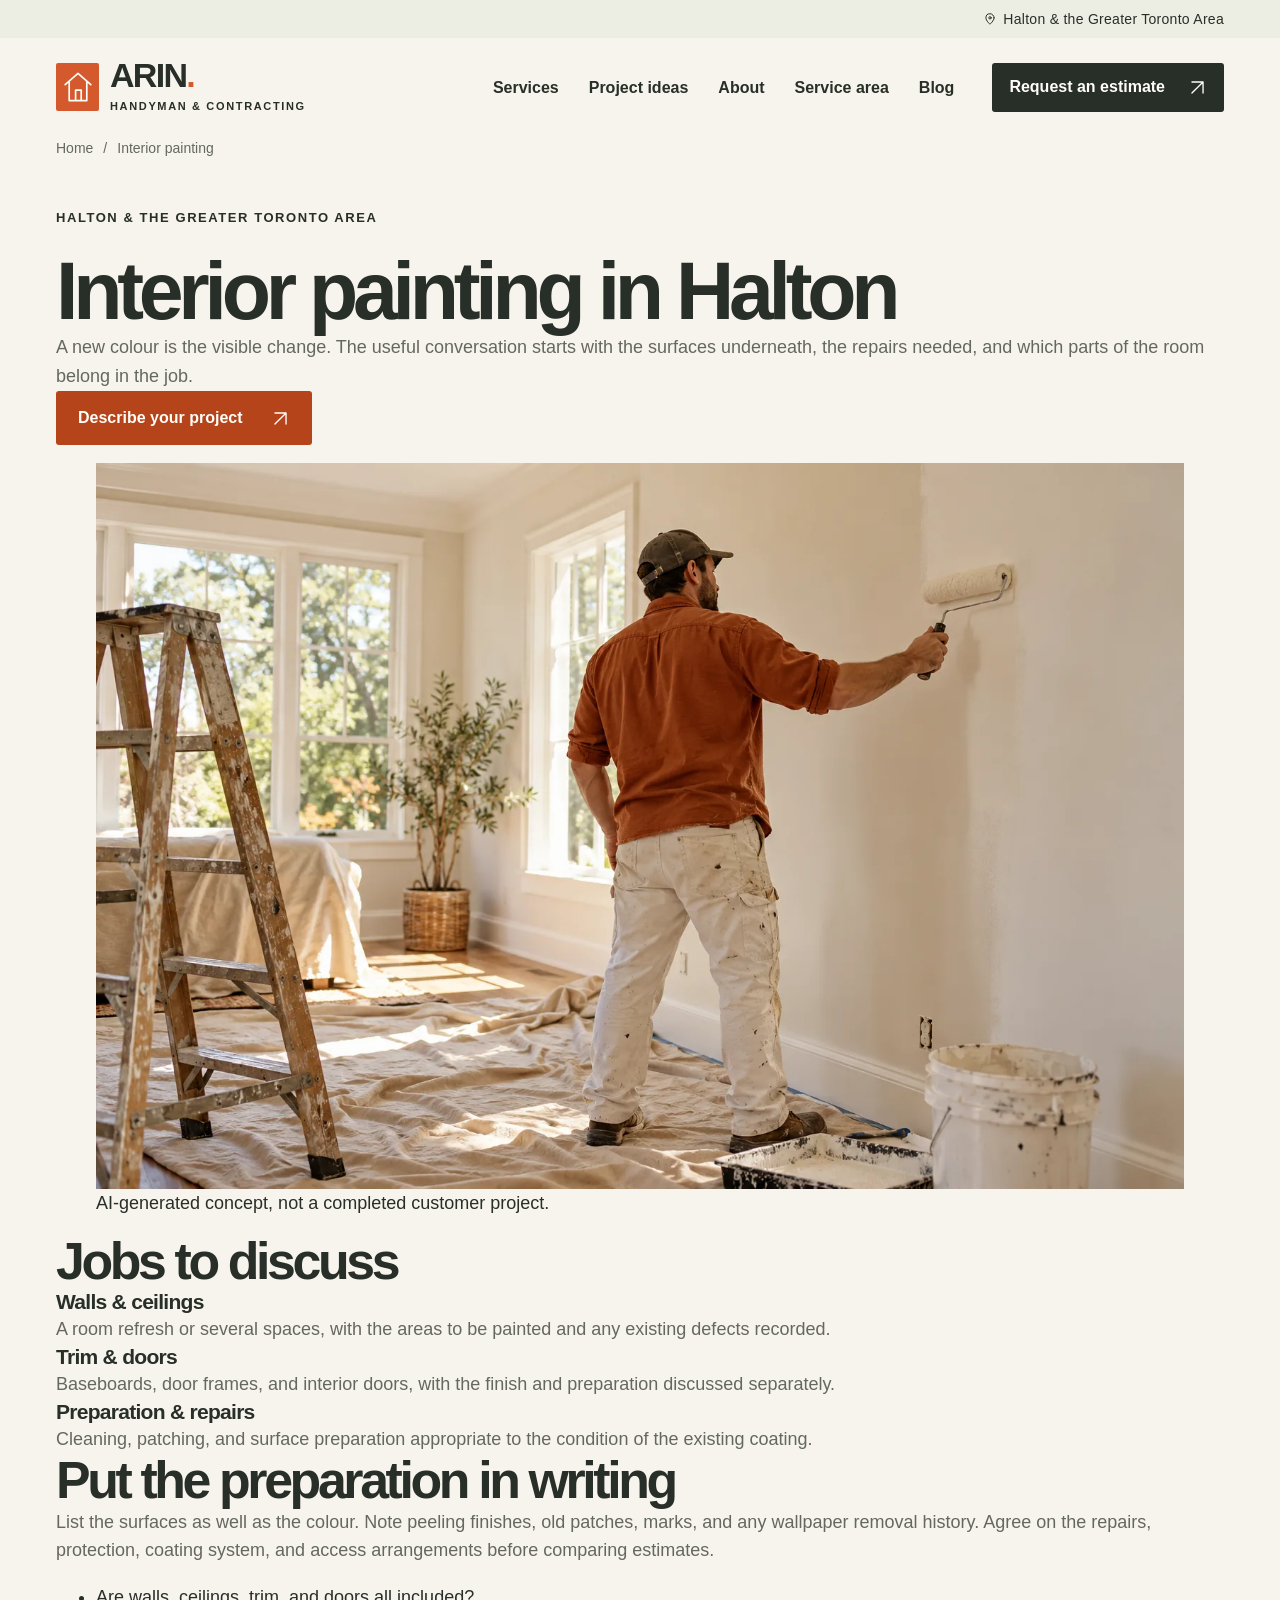
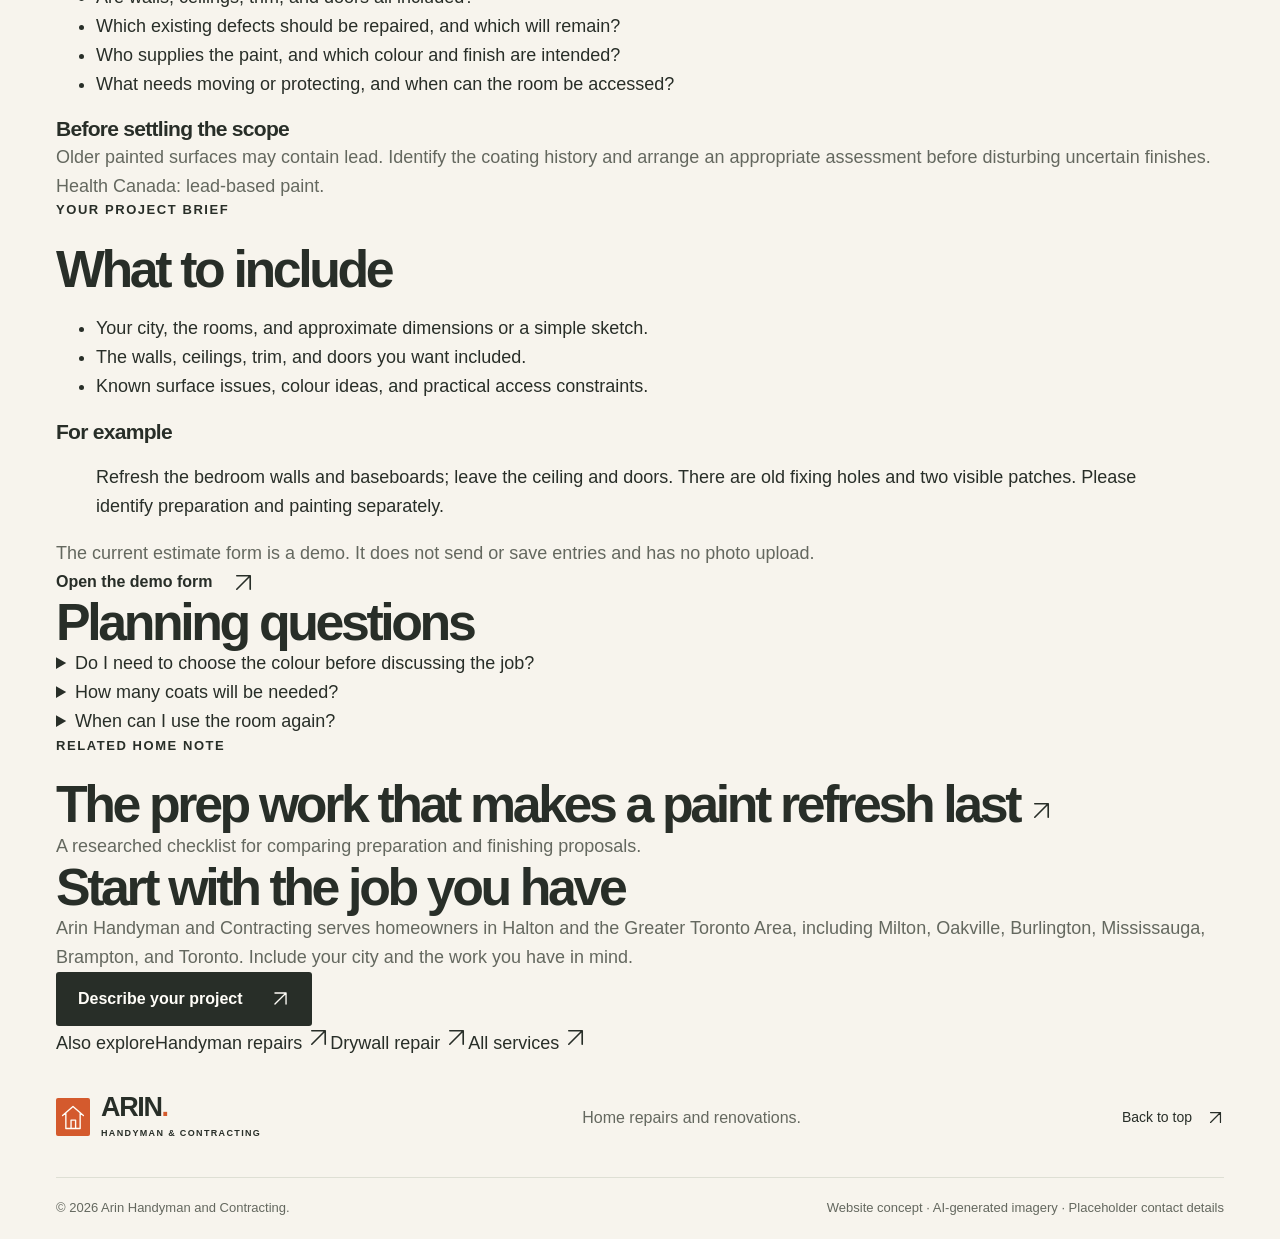
<file: site/services/interior-painting/index.html>
<!doctype html>
<!-- Generated by scripts/build-services.mjs. Edit content/services.mjs, not this file. -->
<html lang="en-CA" prefix="og: https://ogp.me/ns#">
<head>
  <meta charset="utf-8"><meta name="viewport" content="width=device-width, initial-scale=1"><meta name="theme-color" content="#f7f4ed">
  <title>Interior painting in Halton | Arin Handyman and Contracting</title>
  <meta name="description" content="Interior painting for walls, ceilings, trim, and doors across Halton and the Greater Toronto Area. Plan preparation, finishes, protection, and access.">
  <meta name="robots" content="noindex, follow">
  <link rel="canonical" href="https://ariesyous.github.io/arinwebsite/services/interior-painting/">
  <meta property="og:type" content="website"><meta property="og:locale" content="en_CA"><meta property="og:site_name" content="Arin Handyman and Contracting">
  <meta property="og:title" content="Interior painting in Halton | Arin Handyman and Contracting"><meta property="og:description" content="Interior painting for walls, ceilings, trim, and doors across Halton and the Greater Toronto Area. Plan preparation, finishes, protection, and access."><meta property="og:url" content="https://ariesyous.github.io/arinwebsite/services/interior-painting/">
  <meta property="og:image" content="https://ariesyous.github.io/arinwebsite/assets/social-preview-v2.jpg"><meta property="og:image:secure_url" content="https://ariesyous.github.io/arinwebsite/assets/social-preview-v2.jpg"><meta property="og:image:type" content="image/jpeg"><meta property="og:image:width" content="1200"><meta property="og:image:height" content="630">
  <meta property="og:image:alt" content="Arin Handyman and Contracting — Home repairs and renovations across Halton and the Greater Toronto Area, with AI-generated concept carpentry imagery.">
  <meta name="twitter:card" content="summary_large_image"><meta name="twitter:title" content="Interior painting in Halton | Arin Handyman and Contracting"><meta name="twitter:description" content="Interior painting for walls, ceilings, trim, and doors across Halton and the Greater Toronto Area. Plan preparation, finishes, protection, and access."><meta name="twitter:image" content="https://ariesyous.github.io/arinwebsite/assets/social-preview-v2.jpg"><meta name="twitter:image:alt" content="Arin Handyman and Contracting — Home repairs and renovations across Halton and the Greater Toronto Area, with AI-generated concept carpentry imagery.">
  <script type="application/ld+json">{"@context":"https://schema.org","@graph":[{"@type":"WebPage","@id":"https://ariesyous.github.io/arinwebsite/services/interior-painting/","url":"https://ariesyous.github.io/arinwebsite/services/interior-painting/","name":"Interior painting in Halton","description":"Interior painting for walls, ceilings, trim, and doors across Halton and the Greater Toronto Area. Plan preparation, finishes, protection, and access.","publisher":{"@type":"Organization","name":"Arin Handyman and Contracting","url":"https://ariesyous.github.io/arinwebsite/"}},{"@type":"BreadcrumbList","itemListElement":[{"@type":"ListItem","position":1,"name":"Home","item":"https://ariesyous.github.io/arinwebsite/"},{"@type":"ListItem","position":2,"name":"Interior painting","item":"https://ariesyous.github.io/arinwebsite/services/interior-painting/"}]}]}</script>
  <link rel="icon" href="../../assets/favicon.svg" type="image/svg+xml"><link rel="stylesheet" href="../../styles.css?v=8"><link rel="stylesheet" href="../../blog/blog.css?v=2"><script src="../../script.js?v=4" defer></script>
</head>
<body class="service-page"><a class="skip-link" href="#main">Skip to content</a>
<svg
      class="icon-definitions"
      xmlns="http://www.w3.org/2000/svg"
      aria-hidden="true"
    >
      <defs>
        <symbol id="i-arrow" viewBox="0 0 24 24">
          <path d="M4 12h15M13 5l7 7-7 7" />
        </symbol>
        <symbol id="i-diagonal" viewBox="0 0 24 24">
          <path d="M5 19 19 5M5 5h14v14" />
        </symbol>
        <symbol id="i-pin" viewBox="0 0 24 24">
          <path d="M19 10c0 5-7 11-7 11S5 15 5 10a7 7 0 1 1 14 0Z" />
          <circle cx="12" cy="10" r="2" />
        </symbol>
        <symbol id="i-hammer" viewBox="0 0 32 32">
          <path d="m5 25 12-12 4 4L9 29zM15 7l6-5 8 8-5 6-4-4-3 3-4-4 3-3z" />
        </symbol>
        <symbol id="i-wall" viewBox="0 0 32 32">
          <path d="M4 5h24v22H4zM4 16h24M15 5v11M11 16v11M23 16v11" />
        </symbol>
        <symbol id="i-paint" viewBox="0 0 32 32">
          <rect x="3" y="4" width="21" height="10" rx="2" />
          <path d="M24 9h4v11H15v4M12 24h6v6h-6z" />
        </symbol>
        <symbol id="i-carpentry" viewBox="0 0 32 32">
          <path d="M5 27V6h22v21H5zM5 11h22M16 11v16M12 17v4M20 17v4" />
        </symbol>
        <symbol id="i-floor" viewBox="0 0 32 32">
          <path
            d="m16 3 13 13-13 13L3 16zM9.5 9.5l13 13M9.5 22.5l13-13M6 19l13-13M13 26l13-13"
          />
        </symbol>
        <symbol id="i-framing" viewBox="0 0 32 32">
          <path d="M4 5h24M4 27h24M7 5v22M13 5v22M19 5v22M25 5v22" />
        </symbol>
        <symbol id="i-home" viewBox="0 0 32 32">
          <path d="M3 15 16 4l13 11M7 12v16h18V12M13 28V18h6v10" />
        </symbol>
        <symbol id="i-check" viewBox="0 0 24 24">
          <path d="m5 12 4 4L19 6" />
        </symbol>
        <symbol id="i-phone" viewBox="0 0 24 24">
          <path d="m6 3 4 5-2 3a15 15 0 0 0 5 5l3-2 5 4-2 3C10 22 2 14 3 5z" />
        </symbol>
      </defs>
    </svg>
<div class="utility-bar">
      <div class="container utility-content">
        <span
          ><svg aria-hidden="true" focusable="false" class="icon tiny">
            <use href="#i-pin" />
          </svg>
          Halton &amp; the Greater Toronto Area</span
        >
      </div>
    </div>
    <header class="site-header">
      <div class="container header-inner">
        <a
          href="../../index.html#home"
          class="brand"
          aria-label="Arin Handyman and Contracting home"
          ><span class="brand-mark" aria-hidden="true"
            ><svg aria-hidden="true" focusable="false" viewBox="0 0 40 44">
              <path
                d="M4 19 20 5l16 14M9 16v23h22V16M17 39V26h7v13"
              /></svg></span
          ><span class="brand-type"
            ><strong>ARIN<span class="brand-dot">.</span></strong
            ><span>HANDYMAN &amp; CONTRACTING</span></span
          ></a
        >
        <button
          class="menu-toggle"
          type="button"
          aria-expanded="false"
          aria-controls="primary-navigation"
          aria-label="Open navigation"
        >
          <span></span><span></span>
        </button>
        <nav id="primary-navigation" aria-label="Main navigation">
          <a href="../../index.html#services">Services</a
          ><a href="../../index.html#inspiration">Project ideas</a><a href="../../index.html#about">About</a
          ><a href="../../index.html#areas">Service area</a><a href="../../blog/">Blog</a
          ><a class="button button-dark header-cta" href="../../index.html#contact"
            >Request an estimate
            <svg aria-hidden="true" focusable="false" class="icon">
              <use href="#i-diagonal" /></svg
          ></a>
        </nav>
      </div>
    </header>
<main id="main"><article class="service-shell container">
  <nav class="breadcrumbs" aria-label="Breadcrumb"><a href="../../index.html">Home</a><span aria-hidden="true">/</span><span aria-current="page">Interior painting</span></nav>
  <header class="service-hero"><div><p class="eyebrow">HALTON &amp; THE GREATER TORONTO AREA</p><h1>Interior painting in Halton</h1><p class="service-lede">A new colour is the visible change. The useful conversation starts with the surfaces underneath, the repairs needed, and which parts of the room belong in the job.</p><a class="button button-orange" href="../../index.html?service=interior-painting#contact">Describe your project <svg class="icon" aria-hidden="true" focusable="false"><use href="#i-diagonal"/></svg></a></div><figure><img src="../../assets/painting.webp" alt="AI-generated concept of a painter refreshing an interior wall with protected flooring." width="1536" height="1024" fetchpriority="high"><figcaption>AI-generated concept, not a completed customer project.</figcaption></figure></header>
  <section class="service-examples" aria-labelledby="examples-title"><h2 id="examples-title">Jobs to discuss</h2><div class="scope-grid"><div><h3>Walls &amp; ceilings</h3><p>A room refresh or several spaces, with the areas to be painted and any existing defects recorded.</p></div><div><h3>Trim &amp; doors</h3><p>Baseboards, door frames, and interior doors, with the finish and preparation discussed separately.</p></div><div><h3>Preparation &amp; repairs</h3><p>Cleaning, patching, and surface preparation appropriate to the condition of the existing coating.</p></div></div></section>
  <div class="service-details"><section aria-labelledby="scope-title"><h2 id="scope-title">Put the preparation in writing</h2><p>List the surfaces as well as the colour. Note peeling finishes, old patches, marks, and any wallpaper removal history. Agree on the repairs, protection, coating system, and access arrangements before comparing estimates.</p><ul><li>Are walls, ceilings, trim, and doors all included?</li><li>Which existing defects should be repaired, and which will remain?</li><li>Who supplies the paint, and which colour and finish are intended?</li><li>What needs moving or protecting, and when can the room be accessed?</li></ul><aside class="scope-note"><h3>Before settling the scope</h3><p>Older painted surfaces may contain lead. Identify the coating history and arrange an appropriate assessment before disturbing uncertain finishes. <a href="https://www.canada.ca/en/health-canada/services/home-safety/lead-based-paint.html">Health Canada: lead-based paint</a>.</p></aside></section>
  <aside class="project-brief" aria-labelledby="brief-title"><p class="eyebrow">YOUR PROJECT BRIEF</p><h2 id="brief-title">What to include</h2><ul><li>Your city, the rooms, and approximate dimensions or a simple sketch.</li><li>The walls, ceilings, trim, and doors you want included.</li><li>Known surface issues, colour ideas, and practical access constraints.</li></ul><h3>For example</h3><blockquote>Refresh the bedroom walls and baseboards; leave the ceiling and doors. There are old fixing holes and two visible patches. Please identify preparation and painting separately.</blockquote><p class="brief-note">The current estimate form is a demo. It does not send or save entries and has no photo upload.</p><a class="text-link" href="../../index.html?service=interior-painting#contact">Open the demo form <svg class="icon" aria-hidden="true" focusable="false"><use href="#i-diagonal"/></svg></a></aside></div>
  <section class="service-questions" aria-labelledby="questions-title"><h2 id="questions-title">Planning questions</h2><details><summary>Do I need to choose the colour before discussing the job?</summary><p>You can start with the rooms and surfaces. Record the final colour and finish in the agreed scope before materials are selected and work is scheduled.</p></details><details><summary>How many coats will be needed?</summary><p>That depends on the existing surface and the selected coating system. Ask what preparation, primer, and finish coats the proposal includes rather than assuming one number fits every room.</p></details><details><summary>When can I use the room again?</summary><p>Discuss access and the selected product’s drying and curing guidance as part of planning. There is no single timetable that applies to every paint and room.</p></details></section>
  <aside class="service-guide"><div><p class="eyebrow">RELATED HOME NOTE</p><h2><a href="../../blog/paint-preparation-that-lasts/">The prep work that makes a paint refresh last <svg class="icon" aria-hidden="true" focusable="false"><use href="#i-diagonal"/></svg></a></h2><p>A researched checklist for comparing preparation and finishing proposals.</p></div></aside>
  <section class="service-next" aria-labelledby="next-title"><div><h2 id="next-title">Start with the job you have</h2><p>Arin Handyman and Contracting serves homeowners in Halton and the Greater Toronto Area, including Milton, Oakville, Burlington, Mississauga, Brampton, and Toronto. Include your city and the work you have in mind.</p></div><a class="button button-dark" href="../../index.html?service=interior-painting#contact">Describe your project <svg class="icon" aria-hidden="true" focusable="false"><use href="#i-diagonal"/></svg></a></section>
  <nav class="related-services" aria-label="Other services"><span>Also explore</span><a href="../handyman-repairs/">Handyman repairs <svg class="icon" aria-hidden="true" focusable="false"><use href="#i-diagonal"/></svg></a><a href="../drywall-repair/">Drywall repair <svg class="icon" aria-hidden="true" focusable="false"><use href="#i-diagonal"/></svg></a><a href="../../index.html#services">All services <svg class="icon" aria-hidden="true" focusable="false"><use href="#i-diagonal"/></svg></a></nav>
</article></main>
<footer class="site-footer">
      <div class="container footer-main">
        <a
          href="../../index.html#home"
          class="brand footer-brand"
          aria-label="Arin Handyman and Contracting, back to top"
          ><span class="brand-mark" aria-hidden="true"
            ><svg aria-hidden="true" focusable="false" viewBox="0 0 40 44">
              <path
                d="M4 19 20 5l16 14M9 16v23h22V16M17 39V26h7v13"
              /></svg></span
          ><span class="brand-type"
            ><strong>ARIN<span class="brand-dot">.</span></strong
            ><span>HANDYMAN &amp; CONTRACTING</span></span
          ></a
        >
        <p>Home repairs and renovations.</p>
        <a class="back-top" href="#main"
          >Back to top
          <svg aria-hidden="true" focusable="false" class="icon">
            <use href="#i-diagonal" /></svg
        ></a>
      </div>
      <div class="container footer-bottom">
        <span>© <span id="year">2026</span> Arin Handyman and Contracting.</span
        ><span
          >Website concept · AI-generated imagery · Placeholder contact
          details</span
        >
      </div>
    </footer>
</body></html>
</file>
<file: site/styles.css>
@charset "UTF-8";
:root {
  --cream: #f7f4ed;
  --paper: #fffdf8;
  --ink: #282e28;
  --muted: #64685f;
  --orange: #d45a2d;
  --orange-dark: #b5441b;
  --line: #dedfd4;
  --green: #263d32;
  --body-font: "Segoe UI", Arial, Helvetica, sans-serif;
  --display-font: Arial, Helvetica, sans-serif;
}
* {
  box-sizing: border-box;
}
html {
  scroll-behavior: smooth;
  scroll-padding-top: 110px;
}
body {
  margin: 0;
  background: var(--cream);
  color: var(--ink);
  font-family: var(--body-font);
  font-size: 18px;
  line-height: 1.6;
}
a {
  color: inherit;
  text-decoration: none;
}
button,
input,
select,
textarea {
  font: inherit;
}
button,
a,
input,
select,
textarea {
  -webkit-tap-highlight-color: transparent;
}
button {
  cursor: pointer;
}
img {
  display: block;
  max-width: 100%;
  height: auto;
}
svg {
  fill: none;
  stroke: currentColor;
  stroke-width: 1.7;
  stroke-linecap: round;
  stroke-linejoin: round;
}
.icon {
  width: 23px;
  height: 23px;
  flex-shrink: 0;
}
.tiny {
  width: 14px;
  height: 14px;
}
.icon-definitions {
  position: absolute;
  width: 0;
  height: 0;
  overflow: hidden;
}
a:focus-visible,
button:focus-visible,
input:focus-visible,
select:focus-visible,
textarea:focus-visible,
[tabindex]:focus-visible {
  outline: 3px solid var(--orange);
  outline-offset: 5px;
}
::selection {
  background: #f1c1a5;
  color: var(--ink);
}
.container {
  width: min(1304px, calc(100% - 112px));
  margin-inline: auto;
}
.section {
  padding-block: 105px;
}
h1,
h2,
h3,
p {
  margin: 0;
}
h1,
h2,
h3 {
  font-family: var(--display-font);
}
h1,
h2 {
  font-weight: 700;
  letter-spacing: -0.065em;
  line-height: 1.03;
}
h1 {
  font-size: clamp(58px, 6.3vw, 91px);
}
h2 {
  font-size: clamp(40px, 4.05vw, 58px);
}
h3 {
  line-height: 1.25;
  letter-spacing: -0.035em;
}
p {
  color: var(--muted);
}
.orange {
  color: var(--orange);
}
.serif {
  font-family: Georgia, "Times New Roman", serif;
  font-style: italic;
  font-weight: 400;
  letter-spacing: -0.055em;
}
.eyebrow {
  font-size: 13px;
  line-height: 1.5;
  letter-spacing: 0.12em;
  font-weight: 700;
  color: var(--ink);
  margin-bottom: 23px;
}
.button {
  display: inline-flex;
  align-items: center;
  justify-content: space-between;
  gap: 28px;
  min-height: 52px;
  max-width: 100%;
  padding: 16px 22px;
  border: 0;
  border-radius: 3px;
  font-size: 16px;
  font-weight: 650;
  line-height: 1.4;
  transition:
    background 0.2s,
    transform 0.2s;
}
.button .icon {
  width: 19px;
  height: 19px;
}
.button:hover {
  transform: translateY(-2px);
}
.button-orange {
  background: var(--orange-dark);
  color: #fffdf8;
}
.button-orange:hover {
  background: #943a1a;
}
.button-dark {
  background: var(--ink);
  color: var(--paper);
}
.button-dark:hover {
  background: var(--green);
}
.button-cream {
  background: var(--cream);
  color: var(--ink);
}
.button-cream:hover {
  background: #e8e5da;
}
.text-link {
  display: inline-flex;
  align-items: center;
  gap: 20px;
  font-weight: 600;
  font-size: 16px;
}
.text-link:hover {
  color: var(--orange-dark);
}
.skip-link {
  position: fixed;
  top: 10px;
  left: 10px;
  z-index: 100;
  background: var(--ink);
  color: #fff;
  padding: 12px 20px;
  transform: translateY(-150%);
}
.skip-link:focus {
  transform: none;
}
.utility-bar {
  background: #eceee4;
  font-size: 14px;
  letter-spacing: 0.02em;
}
.utility-content {
  min-height: 35px;
  padding-block: 8px;
  display: flex;
  flex-wrap: wrap;
  gap: 4px 20px;
  align-items: center;
  justify-content: flex-end;
}
.utility-content > span:last-child {
  display: flex;
  align-items: center;
  gap: 6px;
}
.site-header {
  background: var(--cream);
  position: sticky;
  top: 0;
  z-index: 30;
  border-bottom: 1px solid transparent;
  transition: border-color 0.2s;
}
.site-header.scrolled {
  border-bottom-color: var(--line);
}
.header-inner {
  display: flex;
  align-items: center;
  justify-content: space-between;
  min-height: 98px;
}
.brand {
  display: flex;
  align-items: center;
  gap: 11px;
  flex-shrink: 0;
}
.brand-mark {
  background: var(--orange);
  color: var(--paper);
  height: 48px;
  width: 43px;
  display: grid;
  place-items: center;
  border-radius: 2px;
}
.brand-mark svg {
  width: 32px;
  height: 36px;
  stroke-width: 2.1;
}
.brand-type {
  display: flex;
  flex-direction: column;
}
.brand-type strong {
  font-family: Arial, Helvetica, sans-serif;
  font-size: 34px;
  letter-spacing: -0.05em;
  font-weight: 800;
  line-height: 0.96;
}
.brand-dot {
  color: var(--orange);
}
.brand-type > span {
  font-size: 11px;
  letter-spacing: 0.15em;
  font-weight: 700;
  margin-top: 7px;
}
.header-inner nav {
  display: flex;
  align-items: center;
  gap: 30px;
  font-size: 16px;
  font-weight: 600;
}
.header-inner nav > a:not(.button) {
  padding: 16px 0;
  position: relative;
}
.header-inner nav > a:not(.button):after {
  content: "";
  height: 1px;
  background: var(--orange);
  position: absolute;
  bottom: 11px;
  left: 0;
  width: 0;
  transition: width 0.2s;
}
.header-inner nav > a:hover:after {
  width: 100%;
}
.header-cta {
  margin-left: 8px;
  font-size: 16px;
  min-height: 45px;
  padding: 13px 17px;
  gap: 23px;
}
.menu-toggle {
  display: none;
}
.hero {
  display: grid;
  grid-template-columns: 1.02fr 1fr;
  align-items: center;
  gap: 32px;
  padding-top: 25px;
  padding-bottom: 62px;
  min-height: 650px;
}
.hero-copy {
  padding-block: 38px;
  position: relative;
  z-index: 1;
  min-width: 0;
}
.hero .eyebrow {
  font-size: 12px;
  letter-spacing: 0.09em;
  display: flex;
  align-items: center;
  gap: 10px;
  margin-bottom: 28px;
}
.little-line {
  height: 2px;
  width: 23px;
  background: var(--orange);
  flex-shrink: 0;
}
.hero h1 {
  margin-left: -5px;
  line-height: 1.04;
}
.hero-description {
  max-width: 355px;
  font-size: 18px;
  line-height: 1.8;
  margin: 26px 0 30px;
}
.hero .button {
  min-height: 57px;
  gap: 26px;
}
.hero-visual {
  position: relative;
  align-self: stretch;
  min-height: 540px;
  min-width: 0;
  margin-right: 16px;
  background: #d7c9b4;
  border-radius: 3px;
}
.hero-visual > img {
  width: 100%;
  height: 100%;
  object-fit: cover;
  object-position: 61% center;
  border-radius: 3px;
  position: absolute;
}
.section-heading {
  display: flex;
  justify-content: space-between;
  align-items: flex-end;
  gap: 50px;
  margin-bottom: 48px;
}
.section-heading > p {
  font-size: 17px;
  line-height: 1.8;
  max-width: 330px;
  margin-bottom: 4px;
}
.services-grid {
  display: grid;
  grid-template-columns: repeat(3, 1fr);
  border-top: 1px solid var(--line);
  border-left: 1px solid var(--line);
}
.service-card {
  border-right: 1px solid var(--line);
  border-bottom: 1px solid var(--line);
  padding: 29px 30px 26px;
  display: flex;
  flex-direction: column;
  transition: background 0.2s;
}
.service-card:hover {
  background: #eeeee3;
}
.service-card-top {
  display: flex;
  align-items: center;
  justify-content: space-between;
  margin-bottom: 31px;
}
.service-icon {
  width: 34px;
  height: 34px;
  color: var(--orange);
  stroke-width: 1.3;
}
.service-card h3 {
  font-size: 24px;
  margin-bottom: 12px;
}
.service-card p {
  font-size: 17px;
  line-height: 1.85;
  max-width: 300px;
  margin-bottom: 25px;
}
.service-link {
  display: flex;
  justify-content: space-between;
  align-items: center;
  gap: 12px;
  font-size: 16px;
  font-weight: 650;
  margin-top: auto;
}
.service-link .icon {
  width: 18px;
  height: 18px;
}
.service-link:hover {
  color: var(--orange-dark);
}
.services-footer {
  display: flex;
  align-items: center;
  justify-content: space-between;
  gap: 20px;
  padding-top: 24px;
  font-size: 16px;
  color: var(--muted);
}
.services-footer .text-link {
  font-size: 16px;
}
.approach {
  background: var(--green);
  color: var(--cream);
  position: relative;
  overflow: hidden;
}
.approach-inner {
  display: grid;
  grid-template-columns: 1fr 1fr;
  gap: 100px;
  padding-block: 80px;
  position: relative;
  z-index: 1;
}
.approach .eyebrow {
  color: #c4cbb8;
  font-size: 12px;
}
.approach h2 {
  font-size: 48px;
}
.approach-intro > p:not(.eyebrow) {
  color: #c1cabc;
  font-size: 17px;
  line-height: 1.85;
  margin-top: 23px;
  margin-bottom: 27px;
}
.approach .button {
  font-size: 16px;
  min-height: 48px;
  padding: 14px 19px;
  gap: 31px;
}
.steps {
  list-style: none;
  padding: 0;
  margin: 0;
  display: flex;
  flex-direction: column;
  justify-content: center;
}
.steps li {
  display: flex;
  gap: 22px;
  padding: 26px 0;
  border-top: 1px solid #ffffff29;
}
.steps li:last-child {
  border-bottom: 1px solid #ffffff29;
}
.step-number {
  color: #e79871;
  font-size: 14px;
  padding-top: 4px;
}
.steps h3 {
  font-size: 23px;
  letter-spacing: -0.025em;
  margin-bottom: 9px;
}
.steps p {
  color: #c1cabc;
  font-size: 16px;
  line-height: 1.8;
  max-width: 330px;
}
.inspiration {
  padding-bottom: 82px;
}
.projects-grid {
  display: grid;
  grid-template-columns: repeat(3, minmax(0, 1fr));
  gap: 42px 24px;
}
.project-image {
  position: relative;
  aspect-ratio: 4/3;
  background: #ddd8cb;
  overflow: hidden;
  border-radius: 2px;
}
.project-image > img {
  width: 100%;
  height: 100%;
  object-fit: cover;
  transition: transform 0.5s;
}
.project-image:hover > img {
  transform: scale(1.035);
}
.project h3 {
  font-size: 22px;
  line-height: 1.4;
  margin-top: 16px;
}
.about-section {
  background: #edeee4;
  padding-block: 83px;
}
.about-inner {
  display: grid;
  grid-template-columns: 1fr 1fr;
  gap: 100px;
  align-items: start;
}
.about-inner h2 {
  font-size: 45px;
  margin-bottom: 26px;
}
.about-copy > p:not(.eyebrow) {
  font-size: 17px;
  line-height: 1.85;
  margin-bottom: 17px;
}
.about-copy .text-link {
  margin-top: 8px;
  font-size: 16px;
}
.areas-section {
  display: grid;
  grid-template-columns: 1fr 1fr;
  gap: 100px;
  align-items: center;
}
.areas-copy > p:not(.eyebrow) {
  font-size: 17px;
  line-height: 1.9;
  max-width: 350px;
  margin-top: 23px;
}
.areas-copy .area-question {
  font-size: 16px !important;
  margin-top: 23px !important;
}
.area-question a {
  border-bottom: 1px solid #b4b8a9;
}
.area-question a:hover {
  color: var(--orange-dark);
}
.areas-panel {
  background: #edeee4;
  padding: 27px 30px 21px;
  border-radius: 3px;
}
.areas-panel-title {
  display: flex;
  align-items: center;
  gap: 11px;
  font-size: 12px;
  letter-spacing: 0.09em;
  font-weight: 650;
  border-bottom: 1px solid #d5d8ca;
  padding-bottom: 17px;
}
.areas-panel-title > .icon {
  color: var(--orange);
  height: 19px;
  width: 19px;
}
.city-list {
  display: grid;
  grid-template-columns: 1fr 1fr;
  column-gap: 28px;
  list-style: none;
  padding: 0;
  margin: 14px 0 17px;
}
.city-list li {
  display: flex;
  justify-content: space-between;
  align-items: center;
  border-bottom: 1px solid #d5d8ca;
  padding: 14px 0;
  font-size: 21px;
  font-weight: 550;
  letter-spacing: -0.03em;
}
.contact-section {
  background: var(--ink);
  color: var(--cream);
  padding-block: 85px;
}
.contact-inner {
  display: grid;
  grid-template-columns: 0.9fr 1.1fr;
  gap: 100px;
  align-items: start;
}
.contact-copy {
  min-width: 0;
  padding-top: 10px;
}
.contact-copy .eyebrow {
  color: #d6d6c6;
  font-size: 13px;
}
.contact-copy h2 {
  font-size: clamp(60px, 6vw, 87px);
  line-height: 0.98;
  letter-spacing: -0.055em;
}
.contact-copy h2 .orange {
  color: #f28b58;
}
.contact-copy > p:not(.eyebrow) {
  color: #c5c8bd;
  font-size: 17px;
  line-height: 1.85;
  margin: 28px 0 37px;
}
.contact-detail {
  display: flex;
  align-items: center;
  gap: 16px;
  margin-top: 25px;
  font-size: 17px;
}
.contact-detail > .icon {
  width: 22px;
  height: 22px;
  color: #e9956b;
}
.contact-detail > div {
  display: flex;
  flex-direction: column;
  gap: 4px;
  min-width: 0;
}
.contact-detail-label {
  font-size: 12px;
  letter-spacing: 0.12em;
  color: #b5bdac;
}
.contact-card {
  min-width: 0;
  background: var(--cream);
  color: var(--ink);
  border-radius: 3px;
  padding: 32px;
}
.contact-email,
.contact-phone {
  font-size: clamp(20px, 2vw, 26px);
  letter-spacing: -0.025em;
  overflow-wrap: anywhere;
  text-decoration: underline;
  text-underline-offset: 5px;
}
.contact-email:hover,
.contact-phone:hover {
  color: #f5b18c;
}
.contact-card h3 {
  font-size: 26px;
  line-height: 1.2;
}
.contact-intro {
  margin-top: 18px;
  font-size: 17px;
  line-height: 1.8;
}
.contact-checklist {
  padding-left: 23px;
  margin-block: 24px;
}
.contact-checklist li {
  margin-block: 13px;
  padding-left: 4px;
}
.contact-button {
  width: 100%;
}
.contact-help {
  font-size: 14px;
  line-height: 1.7;
  margin-top: 16px;
}
.site-footer {
  background: var(--cream);
}
.footer-main {
  display: flex;
  align-items: center;
  justify-content: space-between;
  gap: 30px;
  padding-block: 37px;
}
.footer-brand .brand-mark {
  height: 38px;
  width: 34px;
}
.footer-brand .brand-mark svg {
  height: 29px;
  width: 26px;
}
.footer-brand .brand-type strong {
  font-size: 27px;
}
.footer-brand .brand-type > span {
  font-size: 9px;
  margin-top: 5px;
}
.footer-main > p {
  font-size: 16px;
}
.back-top {
  display: flex;
  align-items: center;
  gap: 15px;
  font-size: 14px;
}
.back-top .icon {
  width: 17px;
  height: 17px;
}
.footer-bottom {
  flex-wrap: wrap;
  border-top: 1px solid var(--line);
  padding-block: 20px;
  display: flex;
  justify-content: space-between;
  gap: 20px;
  font-size: 13px;
  color: var(--muted);
}
@media (min-width: 1500px) {
  .hero {
    gap: 65px;
  }
  .hero-visual {
    min-height: 580px;
  }
  .hero {
    padding-top: 35px;
    padding-bottom: 75px;
  }
  .hero-description {
    font-size: 18px;
    max-width: 385px;
  }
}
@media (max-width: 1150px) {
  .container {
    width: calc(100% - 72px);
  }
  .header-inner nav {
    gap: 20px;
  }
  .header-cta {
    gap: 14px;
    margin-left: 0;
  }
  .hero {
    min-height: 590px;
  }
  .hero-visual {
    min-height: 485px;
  }
  .hero .eyebrow {
    font-size: 12px;
  }
  .hero h1 {
    font-size: clamp(53px, 6.5vw, 77px);
  }
  .hero-description {
    font-size: 17px;
    max-width: 315px;
  }
  .hero .button {
    font-size: 16px;
    gap: 17px;
    padding-inline: 18px;
  }
  .section {
    padding-block: 82px;
  }
  .service-card {
    padding: 25px;
  }
  .service-card h3 {
    font-size: 22px;
  }
  .approach-inner,
  .about-inner,
  .areas-section,
  .contact-inner {
    gap: 60px;
  }
  .approach h2 {
    font-size: 42px;
  }
  .about-inner h2 {
    font-size: 40px;
  }
  .projects-grid {
    gap: 38px 19px;
  }
  .project h3 {
    font-size: 20px;
  }
  .contact-card {
    padding: 27px;
  }
  .contact-copy h2 {
    font-size: 72px;
  }
}
@media (max-width: 900px) {
  .container {
    width: calc(100% - 48px);
  }
  .header-inner {
    min-height: 82px;
  }
  .header-inner nav {
    gap: 16px;
    font-size: 14px;
  }
  .brand-type strong {
    font-size: 29px;
  }
  .brand-mark {
    height: 42px;
    width: 37px;
  }
  .brand-mark svg {
    width: 28px;
    height: 32px;
  }
  .brand-type > span {
    font-size: 9.5px;
  }
  .header-cta {
    font-size: 13px;
    padding: 12px;
    gap: 10px;
    min-height: 40px;
  }
  .header-cta .icon {
    width: 15px;
    height: 15px;
  }
  .hero {
    gap: 18px;
    min-height: 530px;
    padding-top: 16px;
    padding-bottom: 42px;
  }
  .hero h1 {
    font-size: clamp(46px, 6.4vw, 60px);
  }
  .hero .eyebrow {
    font-size: 11px;
    gap: 6px;
    margin-bottom: 22px;
  }
  .hero .little-line {
    width: 15px;
  }
  .hero-visual {
    min-height: 435px;
    margin-right: 12px;
  }
  .hero-description {
    font-size: 16px;
    margin-block: 22px 25px;
    max-width: 265px;
  }
  .hero .button {
    font-size: 14px;
    gap: 15px;
    min-height: 48px;
    padding: 14px;
  }
  .section-heading {
    gap: 35px;
  }
  .section-heading > p {
    font-size: 16px;
    max-width: 245px;
  }
  .eyebrow {
    font-size: 12px;
  }
  .section {
    padding-block: 70px;
  }
  .services-grid {
    grid-template-columns: repeat(2, 1fr);
  }
  .service-card h3 {
    font-size: 24px;
  }
  .service-card p {
    font-size: 17px;
  }
  .service-link {
    font-size: 16px;
  }
  .service-card-top {
    margin-bottom: 25px;
  }
  .approach-inner {
    gap: 40px;
    padding-block: 65px;
  }
  .approach h2 {
    font-size: 36px;
  }
  .approach-intro > p:not(.eyebrow) {
    font-size: 16px;
  }
  .steps h3 {
    font-size: 20px;
  }
  .steps p {
    font-size: 16px;
  }
  .steps li {
    gap: 15px;
    padding-block: 21px;
  }
  .projects-grid {
    grid-template-columns: repeat(2, minmax(0, 1fr));
    gap: 34px 20px;
  }
  .project h3 {
    font-size: 19px;
  }
  .about-inner {
    gap: 40px;
  }
  .about-section {
    padding-block: 65px;
  }
  .about-inner h2 {
    font-size: 34px;
  }
  .about-copy > p:not(.eyebrow) {
    font-size: 16px;
  }
  .areas-section {
    gap: 40px;
  }
  .areas-copy h2 {
    font-size: 38px;
  }
  .areas-panel {
    padding: 22px;
  }
  .areas-panel-title {
    font-size: 11px;
    gap: 7px;
  }
  .city-list {
    column-gap: 20px;
  }
  .city-list li {
    font-size: 18px;
  }
  .contact-inner {
    gap: 35px;
    grid-template-columns: 0.85fr 1.15fr;
  }
  .contact-copy h2 {
    font-size: 62px;
  }
  .contact-copy > p:not(.eyebrow) {
    font-size: 16px;
  }
  .contact-card {
    padding: 23px;
  }
  .contact-detail {
    font-size: 16px;
    gap: 12px;
  }
  .contact-detail-label {
    font-size: 11px;
  }
  .footer-bottom {
    font-size: 12px;
  }
}
@media (max-width: 1100px) {
  .menu-toggle {
    display: flex;
    flex-direction: column;
    align-items: center;
    justify-content: center;
    gap: 6px;
    width: 44px;
    height: 44px;
    background: none;
    border: 1px solid var(--line);
    border-radius: 2px;
    color: var(--ink);
  }
  .menu-toggle span {
    width: 19px;
    height: 1.5px;
    background: currentColor;
    transition: transform 0.2s;
  }
  .menu-toggle[aria-expanded="true"] span:first-child {
    transform: translateY(3.75px) rotate(45deg);
  }
  .menu-toggle[aria-expanded="true"] span:last-child {
    transform: translateY(-3.75px) rotate(-45deg);
  }
  .header-inner nav {
    display: none;
    position: absolute;
    top: 100%;
    left: 0;
    right: 0;
    background: var(--cream);
    padding: 14px 20px 23px;
    box-shadow: 0 12px 20px #21271d12;
    border-bottom: 1px solid var(--line);
    font-size: 18px;
    align-items: stretch;
    gap: 0;
  }
  .header-inner nav.open {
    display: flex;
    flex-direction: column;
  }
  .header-inner nav > a:not(.button) {
    padding: 13px 0;
    border-top: 1px solid var(--line);
  }
  .header-inner nav > a:after {
    display: none;
  }
  .header-cta {
    margin-top: 10px;
    font-size: 16px;
    padding: 14px 17px;
    min-height: 46px;
  }
  .header-cta .icon {
    width: 18px;
    height: 18px;
  }
}
@media (max-width: 680px) {
  html {
    scroll-padding-top: 85px;
  }
  .container {
    width: calc(100% - 40px);
  }
  .utility-content {
    min-height: 35px;
    font-size: 12px;
  }
  .utility-content > span:first-child {
    font-size: 12px;
  }
  .utility-content .tiny {
    width: 11px;
    height: 11px;
  }
  .header-inner {
    min-height: 76px;
  }
  .brand-type strong {
    font-size: 29px;
  }
  .brand-mark {
    height: 41px;
    width: 36px;
  }
  .brand-type > span {
    font-size: 9.5px;
  }
  .hero {
    grid-template-columns: 1fr;
    gap: 5px;
    padding-top: 9px;
    padding-bottom: 41px;
    min-height: auto;
  }
  .hero-copy {
    padding: 24px 0 25px;
  }
  .hero .eyebrow {
    font-size: 11px;
    letter-spacing: 0.075em;
    gap: 8px;
    margin-bottom: 25px;
  }
  .hero h1 {
    font-size: clamp(48px, 12vw, 75px);
    line-height: 1.02;
    margin-left: -2px;
    letter-spacing: -0.065em;
  }
  .hero-description {
    font-size: 17px;
    max-width: 330px;
    line-height: 1.8;
    margin: 22px 0 24px;
  }
  .hero .button {
    font-size: 16px;
    padding: 16px 19px;
    min-height: 52px;
    gap: 16px;
  }
  .hero-visual {
    height: auto;
    min-height: 0;
    aspect-ratio: 1.16;
    margin-right: 11px;
    margin-top: 3px;
  }
  .hero-visual > img {
    object-position: 60% center;
  }
  .section {
    padding-block: 60px;
  }
  h2 {
    font-size: 39px;
  }
  .eyebrow {
    font-size: 12px;
    margin-bottom: 19px;
  }
  .section-heading {
    display: block;
    margin-bottom: 32px;
  }
  .section-heading > p {
    font-size: 16px;
    margin-top: 21px;
    max-width: 310px;
  }
  .services-grid {
    grid-template-columns: 1fr 1fr;
  }
  .service-card {
    padding: 21px 17px;
  }
  .service-card-top {
    margin-bottom: 23px;
  }
  .service-icon {
    width: 29px;
    height: 29px;
  }
  .service-card h3 {
    font-size: 20px;
    line-height: 1.25;
    margin-bottom: 11px;
  }
  .service-card p {
    font-size: 16px;
    line-height: 1.8;
    margin-bottom: 20px;
  }
  .service-link {
    font-size: 13px;
    line-height: 1.5;
    gap: 8px;
    min-height: 30px;
  }
  .service-link .icon {
    width: 15px;
    height: 15px;
  }
  .services-footer {
    align-items: flex-start;
    flex-direction: column;
    gap: 9px;
    font-size: 14px;
    padding-top: 21px;
  }
  .services-footer .text-link {
    font-size: 14px;
  }
  .approach-inner {
    grid-template-columns: 1fr;
    gap: 33px;
    padding-block: 58px;
  }
  .approach .eyebrow {
    font-size: 12px;
  }
  .approach h2 {
    font-size: 40px;
  }
  .approach-intro > p:not(.eyebrow) {
    font-size: 16px;
    margin-block: 22px 24px;
  }
  .approach .button {
    font-size: 16px;
    min-height: 48px;
  }
  .steps li {
    padding-block: 22px;
    gap: 20px;
  }
  .steps h3 {
    font-size: 22px;
  }
  .steps p {
    font-size: 16px;
    max-width: 100%;
  }
  .step-number {
    font-size: 13px;
  }
  .projects-grid {
    grid-template-columns: 1fr;
    gap: 31px;
  }
  .project .project-image {
    aspect-ratio: 1.2;
  }
  .project h3 {
    font-size: 21px;
  }
  .about-section {
    padding-block: 55px;
  }
  .about-inner {
    grid-template-columns: 1fr;
    gap: 0;
  }
  .about-inner h2 {
    font-size: 38px;
    margin-bottom: 23px;
  }
  .about-copy > p:not(.eyebrow) {
    font-size: 17px;
    line-height: 1.85;
  }
  .about-copy .text-link {
    font-size: 16px;
  }
  .areas-section {
    grid-template-columns: 1fr;
    gap: 30px;
  }
  .areas-copy h2 {
    font-size: 39px;
  }
  .areas-copy > p:not(.eyebrow) {
    font-size: 17px;
    max-width: 310px;
    margin-top: 20px;
  }
  .areas-copy .area-question {
    font-size: 16px !important;
  }
  .areas-panel {
    padding: 25px;
  }
  .areas-panel-title {
    font-size: 12px;
    gap: 10px;
  }
  .city-list {
    column-gap: 27px;
  }
  .city-list li {
    font-size: 20px;
    padding-block: 16px;
  }
  .contact-section {
    padding-block: 58px;
  }
  .contact-inner {
    grid-template-columns: minmax(0, 1fr);
    gap: 37px;
  }
  .contact-copy {
    padding-top: 0;
  }
  .contact-copy h2 {
    font-size: clamp(52px, 18vw, 73px);
  }
  .contact-copy > p:not(.eyebrow) {
    font-size: 17px;
    margin: 23px 0 30px;
  }
  .contact-detail {
    font-size: 16px;
    margin-top: 22px;
    gap: 14px;
  }
  .contact-detail-label {
    font-size: 12px;
  }
  .contact-card {
    padding: 26px 22px;
  }
  .footer-main {
    flex-wrap: wrap;
    padding-block: 30px;
    gap: 23px;
  }
  .footer-main > p {
    display: none;
  }
  .footer-brand .brand-type strong {
    font-size: 26px;
  }
  .back-top {
    font-size: 13px;
    gap: 8px;
    min-height: 44px;
  }
  .footer-bottom {
    display: flex;
    flex-direction: column;
    gap: 8px;
    font-size: 12px;
    padding-block: 19px;
  }
}
@media (max-width: 360px) {
  .container {
    width: calc(100% - 32px);
  }
  .hero .eyebrow {
    font-size: 10px;
  }
  .hero h1 {
    font-size: 46px;
  }
  .service-card {
    padding: 18px 13px;
  }
  .service-card h3 {
    font-size: 19px;
  }
  .service-card p {
    font-size: 16px;
  }
  .service-link {
    font-size: 12px;
  }
  .contact-card {
    padding-inline: 17px;
  }
  .city-list li {
    font-size: 18px;
  }
  .areas-panel-title {
    font-size: 11px;
  }
}
@media (max-width: 900px) {
  .contact-inner {
    grid-template-columns: minmax(0, 1fr);
  }
}
@media (max-width: 600px) {
.services-grid {
    grid-template-columns: minmax(0, 1fr);
  }
}
.analytics-choice {
  position: fixed;
  inset: auto 20px 20px;
  z-index: 1000;
  max-width: 1080px;
  margin-inline: auto;
  padding: 24px;
  background: #f7f4ed;
  color: #272725;
  border: 1px solid #272725;
  border-radius: 4px;
  box-shadow: 0 8px 35px #0003;
  font-size: 16px;
  line-height: 1.5;
}
.analytics-choice[hidden] { display: none; }
.analytics-choice p { margin: 8px 0 16px; }
.analytics-choice a, .privacy-details a { text-decoration: underline; }
.analytics-actions { display: flex; flex-wrap: wrap; gap: 12px; }
.analytics-actions button {
  padding: 10px 18px;
  min-height: 44px;
  font: inherit;
  cursor: pointer;
  color: #272725;
  background: transparent;
  border: 1px solid currentColor;
  border-radius: 3px;
}
.analytics-actions button:first-child { background: #e99a54; }
.analytics-settings {
  background: none;
  color: inherit;
  border: 0;
  padding: 10px 0;
  font: inherit;
  text-decoration: underline;
  cursor: pointer;
  min-height: 44px;
}
.privacy-details { padding-block: 16px 30px; font-size: 16px; line-height: 1.65; }
.privacy-details summary { cursor: pointer; padding-block: 8px; }
.privacy-details p { margin-top: 16px; max-width: 85ch; }
@media (max-width: 600px) {
  .analytics-choice { inset: auto 12px 12px; padding: 18px; max-height: 70vh; overflow-y: auto; }
}
@media (prefers-reduced-motion: reduce) {
  html {
    scroll-behavior: auto;
  }
  *,
  *:before,
  *:after {
    animation: none !important;
    transition: none !important;
  }
  .button:hover {
    transform: none;
  }
}
</file>
<file: site/blog/blog.css>
.header-inner nav a[aria-current="page"] {
  color: var(--orange-dark);
}
.blog-heading-copy {
  max-width: 340px;
}
.blog-heading-copy > p {
  font-size: 17px;
  line-height: 1.8;
  margin-bottom: 19px;
}
.blog-grid {
  display: grid;
  grid-template-columns: repeat(2, minmax(0, 1fr));
  gap: 34px;
}
.home-blog-grid {
  grid-template-columns: repeat(3, minmax(0, 1fr));
  gap: 25px;
}
.blog-card {
  display: flex;
  flex-direction: column;
  min-width: 0;
  background: var(--paper);
  border: 1px solid var(--line);
  border-radius: 3px;
  overflow: hidden;
  transition:
    border-color 0.2s,
    transform 0.2s;
}
.blog-card:hover {
  border-color: var(--orange);
  transform: translateY(-3px);
}
.blog-card-image {
  position: relative;
  aspect-ratio: 1.65;
  background: #ddd8cb;
}
.blog-card-image img {
  width: 100%;
  height: 100%;
  object-fit: cover;
}
.blog-card-copy {
  padding: 28px;
  display: flex;
  flex-direction: column;
  flex: 1;
}
.blog-category {
  font-size: 12px;
  text-transform: uppercase;
  font-weight: 650;
  letter-spacing: 0.07em;
  color: var(--orange-dark);
  line-height: 1.7;
  margin-bottom: 14px;
}
.blog-category > span {
  color: var(--muted);
  font-weight: 400;
  white-space: nowrap;
}
.blog-card h3 {
  font-size: 28px;
  line-height: 1.2;
  margin-bottom: 16px;
}
.blog-card-copy > p:not(.blog-category) {
  font-size: 17px;
  line-height: 1.8;
  margin-bottom: 24px;
}
.blog-read {
  display: flex;
  align-items: center;
  justify-content: space-between;
  font-size: 16px;
  font-weight: 650;
  margin-top: auto;
  padding-top: 19px;
  border-top: 1px solid var(--line);
}
.blog-read .icon {
  height: 19px;
  width: 19px;
}
.home-blog .section-heading {
  align-items: flex-end;
}
.home-blog .blog-card-copy {
  padding: 25px;
}
.home-blog .blog-card h3 {
  font-size: 25px;
}
.home-blog .blog-category {
  font-size: 11px;
}
.blog-index {
  padding-block: 65px 95px;
}
.blog-index-heading {
  max-width: 790px;
  margin-bottom: 55px;
}
.blog-index-heading h1 {
  font-size: clamp(52px, 6.3vw, 84px);
  margin-bottom: 28px;
}
.blog-index-heading > p:not(.eyebrow) {
  max-width: 640px;
  font-size: 19px;
  line-height: 1.85;
}
.blog-editorial-note {
  margin-top: 55px;
  padding: 32px;
  background: #edeee4;
}
.blog-editorial-note h2 {
  font-size: 28px;
  letter-spacing: -0.035em;
  line-height: 1.25;
  margin-bottom: 14px;
}
.blog-editorial-note p {
  font-size: 16px;
  line-height: 1.85;
  max-width: 850px;
}
.article-shell {
  padding-block: 40px 75px;
}
.breadcrumbs {
  display: flex;
  align-items: center;
  flex-wrap: wrap;
  gap: 10px;
  font-size: 14px;
  margin-bottom: 48px;
  color: var(--muted);
}
.breadcrumbs a:hover {
  color: var(--orange-dark);
  text-decoration: underline;
}
.article-heading {
  max-width: 990px;
  margin-inline: auto;
  margin-bottom: 42px;
}
.article-heading .eyebrow {
  color: var(--orange-dark);
  font-size: 12px;
}
.article-heading .eyebrow > span {
  color: var(--muted);
}
.article-heading h1 {
  font-size: clamp(40px, 4.8vw, 66px);
  line-height: 1.09;
  letter-spacing: -0.055em;
  margin-bottom: 26px;
}
.article-lede {
  font-size: 21px;
  line-height: 1.7;
  max-width: 860px;
}
.article-dates {
  font-size: 13px;
  margin-top: 24px;
  line-height: 1.9;
}
.article-dates > span {
  margin-inline: 6px;
}
.article-image {
  max-width: 990px;
  margin: 0 auto 42px;
}
.article-image img {
  width: 100%;
  aspect-ratio: 1.95;
  object-fit: cover;
  border-radius: 3px;
}
.article-reading {
  max-width: 760px;
  margin-inline: auto;
}
.article-body {
  font-size: 18px;
  line-height: 1.9;
}
.article-body p {
  color: #4e584d;
  margin-bottom: 23px;
}
.article-body h2 {
  font-size: 31px;
  letter-spacing: -0.035em;
  line-height: 1.25;
  margin-block: 42px 18px;
}
.article-body ul,
.article-body ol {
  padding-left: 24px;
  color: #4e584d;
  margin-block: 22px 30px;
}
.article-body li {
  padding-left: 5px;
  margin-block: 10px;
}
.article-body strong {
  color: var(--ink);
}
.citation {
  color: var(--orange-dark);
  font-size: 14px;
  font-weight: 650;
  text-decoration: underline;
  text-underline-offset: 3px;
  white-space: nowrap;
}
.article-sources {
  margin-top: 48px;
  padding-top: 33px;
  border-top: 1px solid var(--line);
}
.article-sources .eyebrow {
  font-size: 11px;
  margin-bottom: 13px;
}
.article-sources h2 {
  font-size: 30px;
  line-height: 1.25;
  letter-spacing: -0.035em;
  margin-bottom: 15px;
}
.article-sources > p:not(.eyebrow) {
  font-size: 14px;
  line-height: 1.8;
}
.article-sources ol {
  padding-left: 25px;
  margin-block: 23px 0;
}
.article-sources li {
  padding-left: 7px;
  margin-block: 19px;
  font-size: 15px;
}
.article-sources li > span {
  display: block;
  font-size: 12px;
  color: var(--muted);
  margin-bottom: 3px;
}
.article-sources a {
  color: var(--orange-dark);
  text-decoration: underline;
  text-underline-offset: 4px;
  overflow-wrap: anywhere;
}
.article-sources li:target {
  background: #eee9db;
  outline: 6px solid #eee9db;
}
.article-next-step {
  margin-top: 48px;
  background: #edeee4;
  padding: 32px;
}
.article-next-step h2 {
  font-size: 30px;
  letter-spacing: -0.04em;
  line-height: 1.2;
  margin-bottom: 14px;
}
.article-next-step p {
  font-size: 17px;
  line-height: 1.75;
  margin-bottom: 22px;
}
.article-back {
  padding-top: 30px;
}
@media (max-width: 1000px) {
  .home-blog-grid {
    grid-template-columns: minmax(0, 1fr);
  }
  .home-blog .blog-card {
    display: grid;
    grid-template-columns: 0.85fr 1.15fr;
  }
  .home-blog .blog-card-image {
    height: 100%;
    aspect-ratio: auto;
    min-height: 280px;
  }
  .home-blog .blog-card-image img {
    position: absolute;
    height: 100%;
  }
  .blog-card h3 {
    font-size: 25px;
  }
  .blog-card-copy {
    padding: 25px;
  }
  .blog-grid {
    gap: 25px;
  }
}
@media (max-width: 680px) {
  .home-blog .section-heading {
    display: block;
  }
  .blog-heading-copy {
    margin-top: 22px;
  }
  .blog-heading-copy > p {
    font-size: 17px;
  }
  .blog-grid {
    grid-template-columns: minmax(0, 1fr);
    gap: 28px;
  }
  .home-blog .blog-card {
    display: flex;
  }
  .home-blog .blog-card-image {
    aspect-ratio: 1.6;
    min-height: 0;
    height: auto;
  }
  .home-blog .blog-card-image img {
    position: static;
  }
  .blog-card-copy,
  .home-blog .blog-card-copy {
    padding: 23px;
  }
  .blog-card h3,
  .home-blog .blog-card h3 {
    font-size: 26px;
  }
  .blog-index {
    padding-block: 40px 60px;
  }
  .blog-index-heading {
    margin-bottom: 35px;
  }
  .blog-index-heading h1 {
    font-size: 54px;
  }
  .blog-index-heading > p:not(.eyebrow) {
    font-size: 18px;
  }
  .blog-editorial-note {
    padding: 25px;
    margin-top: 35px;
  }
  .blog-editorial-note h2 {
    font-size: 25px;
  }
  .article-shell {
    padding-block: 26px 55px;
  }
  .breadcrumbs {
    margin-bottom: 30px;
    font-size: 13px;
  }
  .article-heading {
    margin-bottom: 28px;
  }
  .article-heading h1 {
    font-size: 39px;
  }
  .article-lede {
    font-size: 19px;
  }
  .article-dates {
    font-size: 12px;
  }
  .article-image {
    margin-bottom: 30px;
  }
  .article-image img {
    aspect-ratio: 1.45;
  }
  .article-body {
    font-size: 18px;
    line-height: 1.85;
  }
  .article-body h2 {
    font-size: 27px;
    margin-top: 33px;
  }
  .article-sources h2,
  .article-next-step h2 {
    font-size: 27px;
  }
  .article-next-step {
    padding: 25px;
  }
}
@media (max-width: 360px) {
  .blog-index-heading h1 {
    font-size: 46px;
  }
  .article-heading h1 {
    font-size: 35px;
  }
  .blog-card h3,
  .home-blog .blog-card h3 {
    font-size: 24px;
  }
}
</file>
